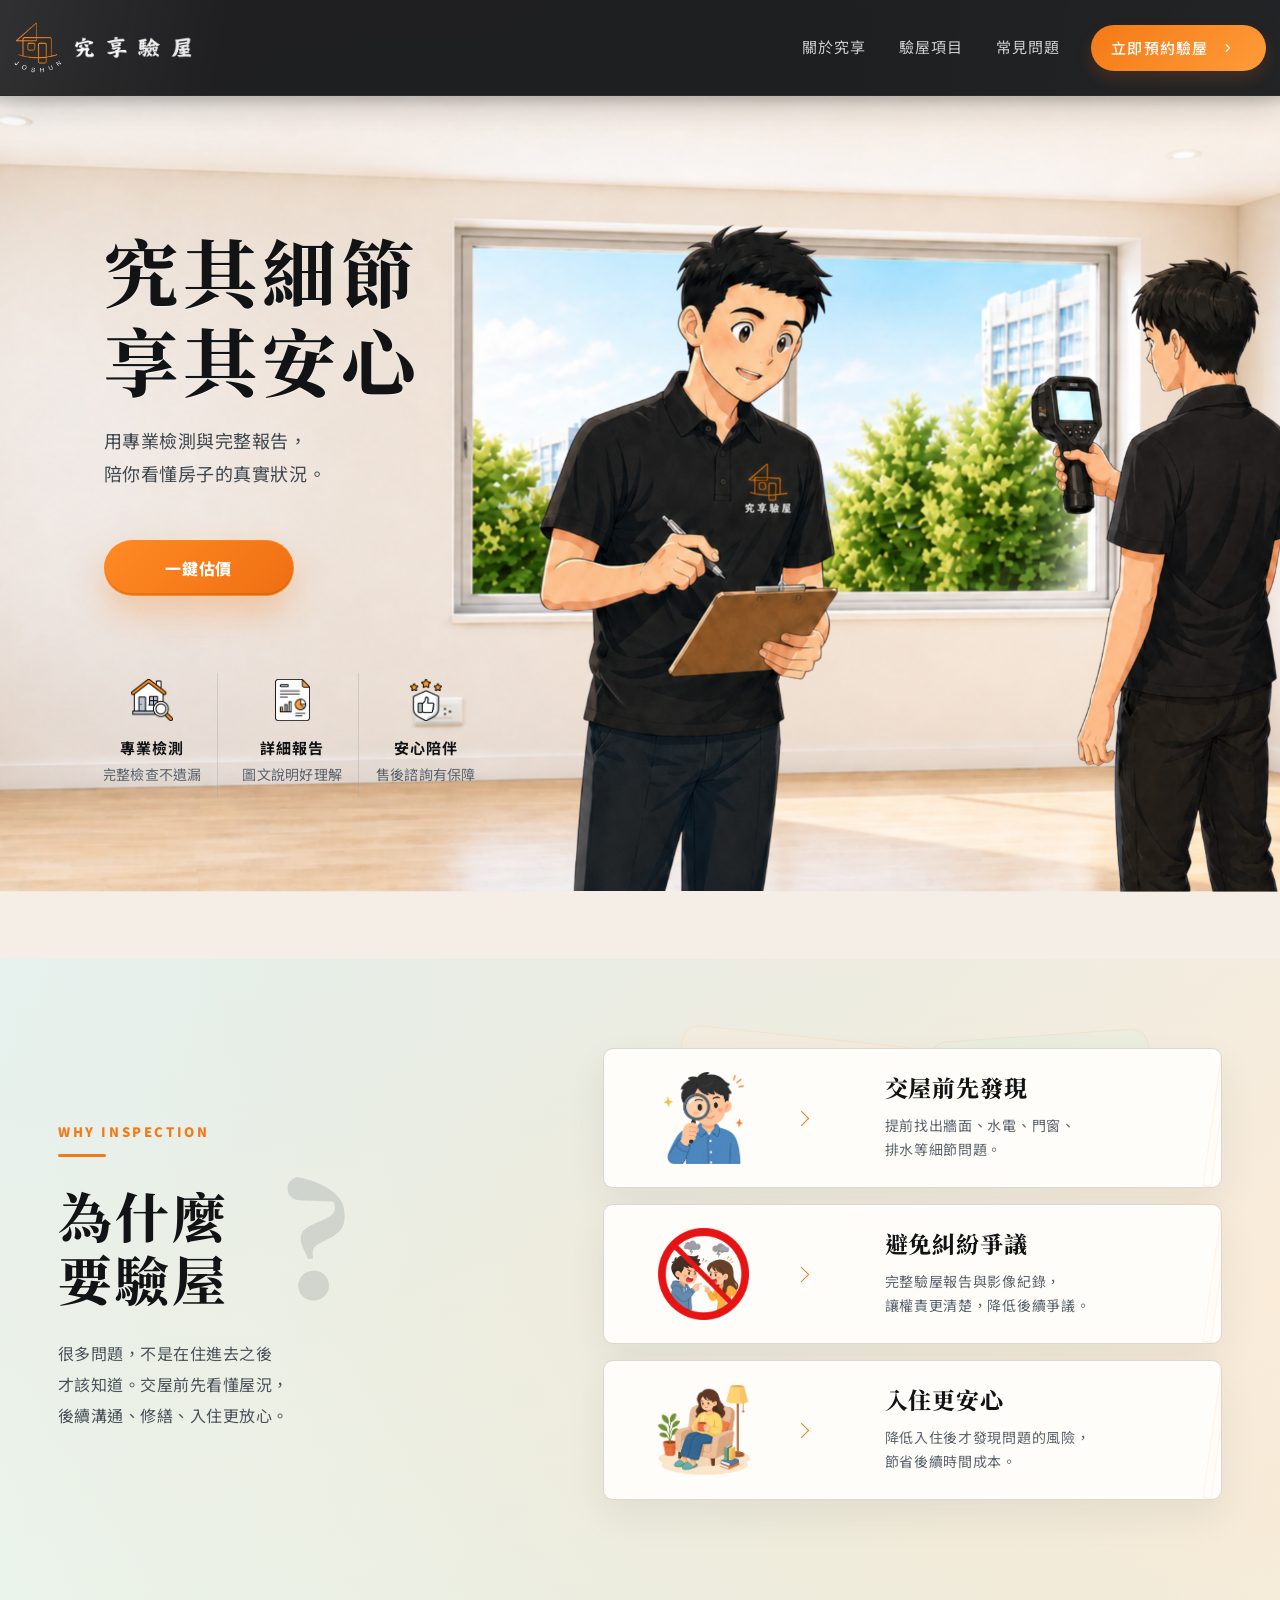
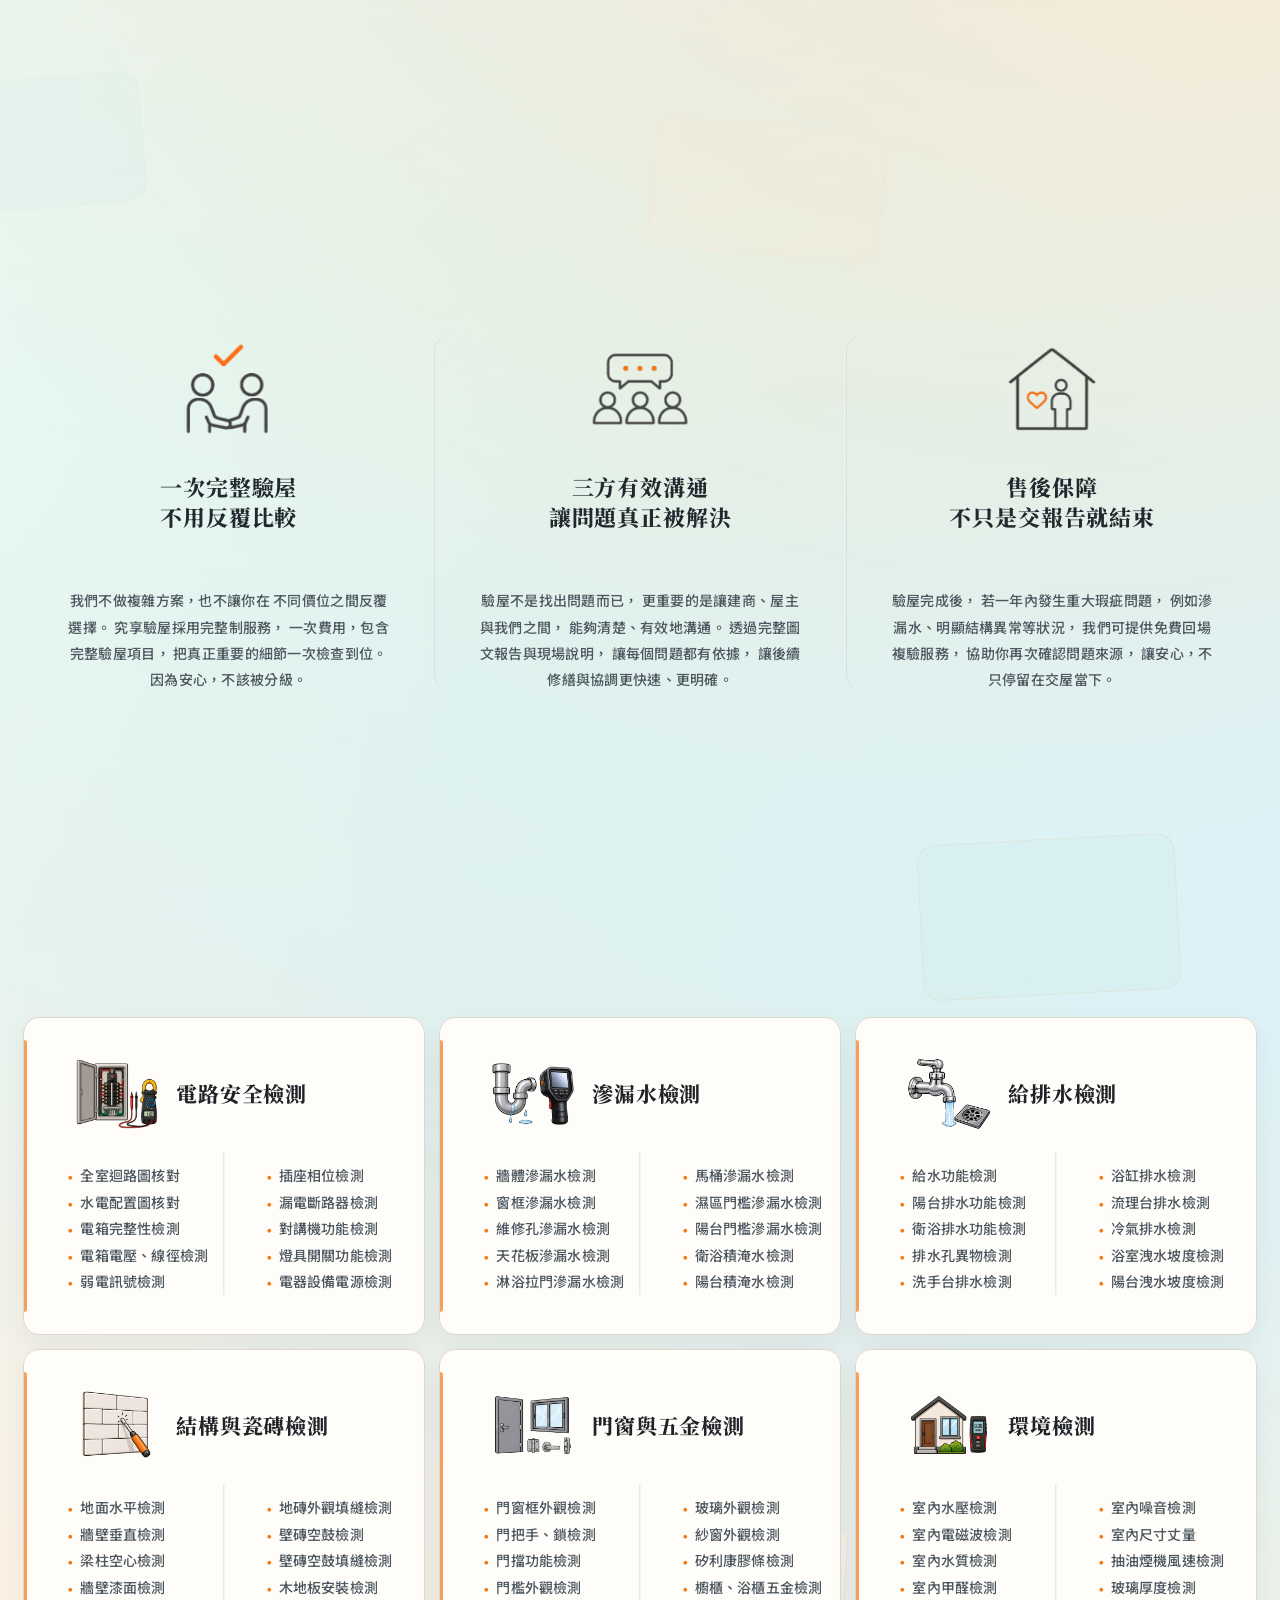
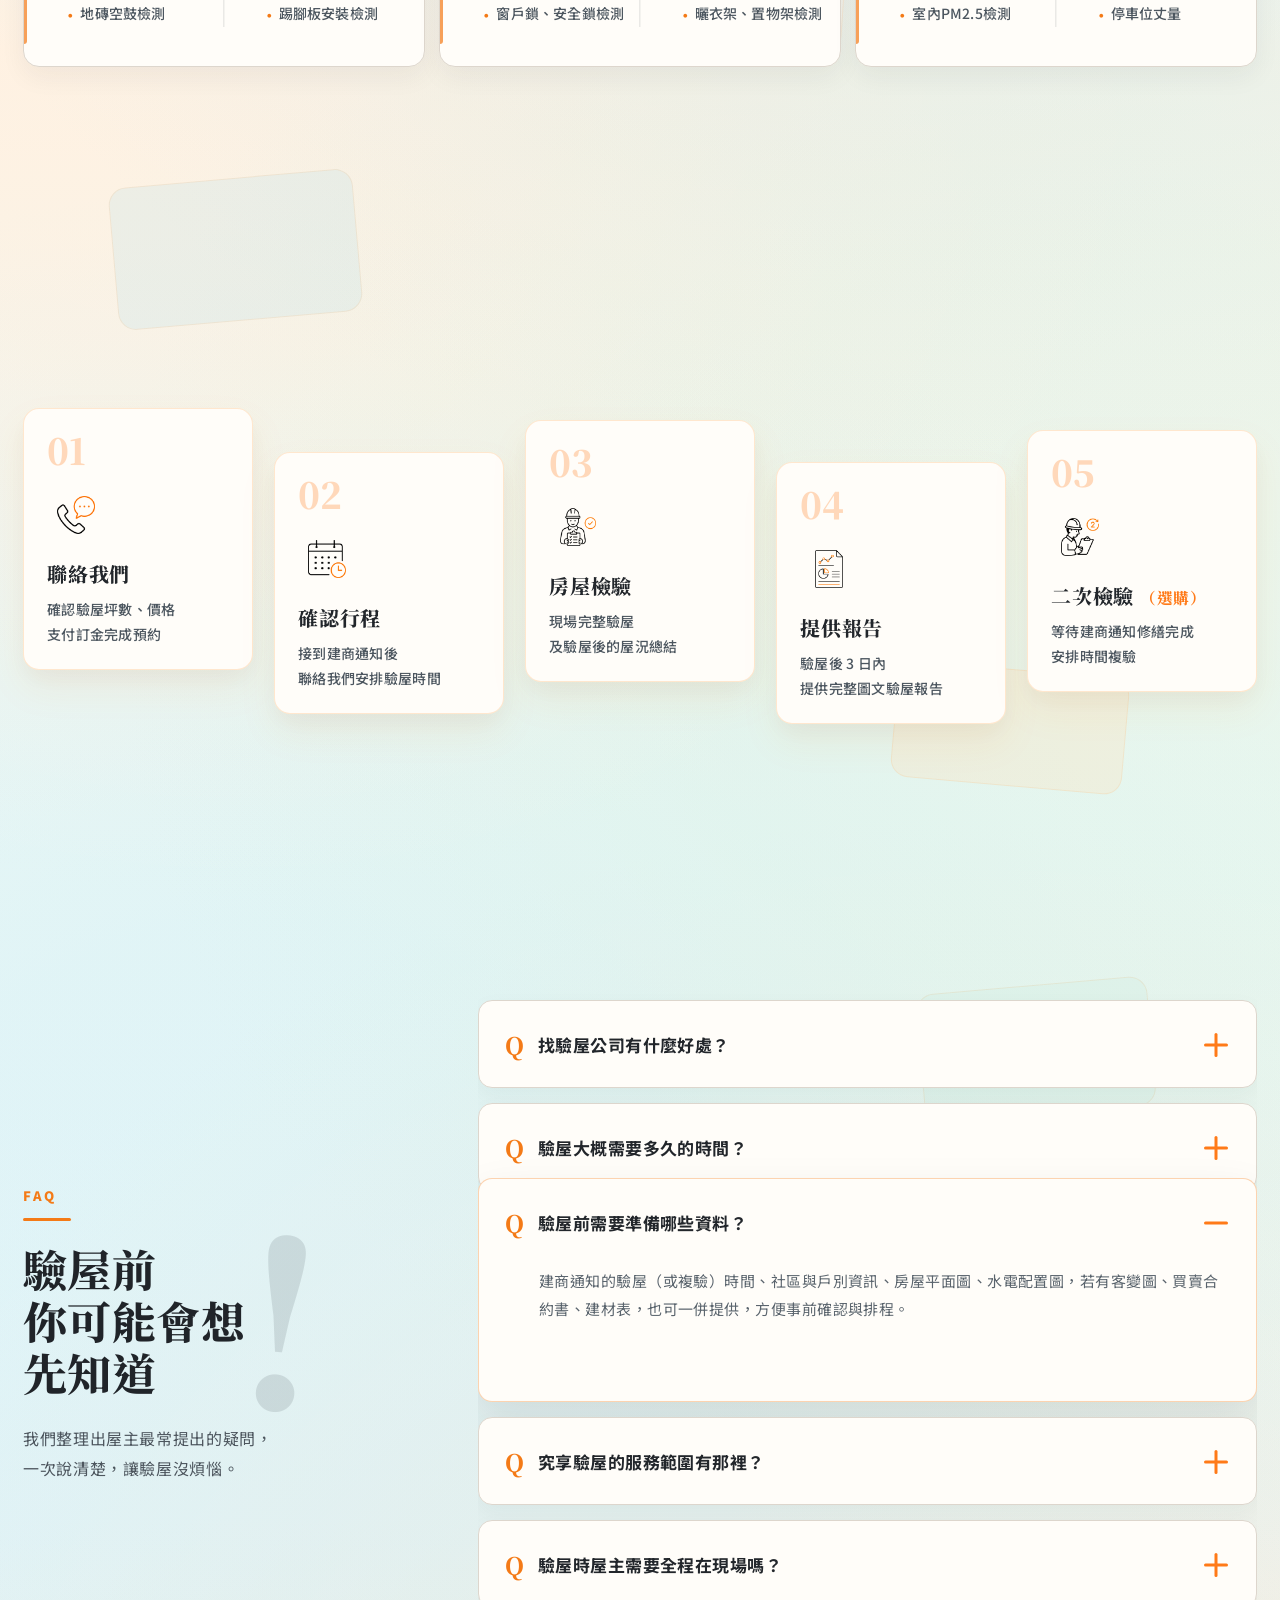
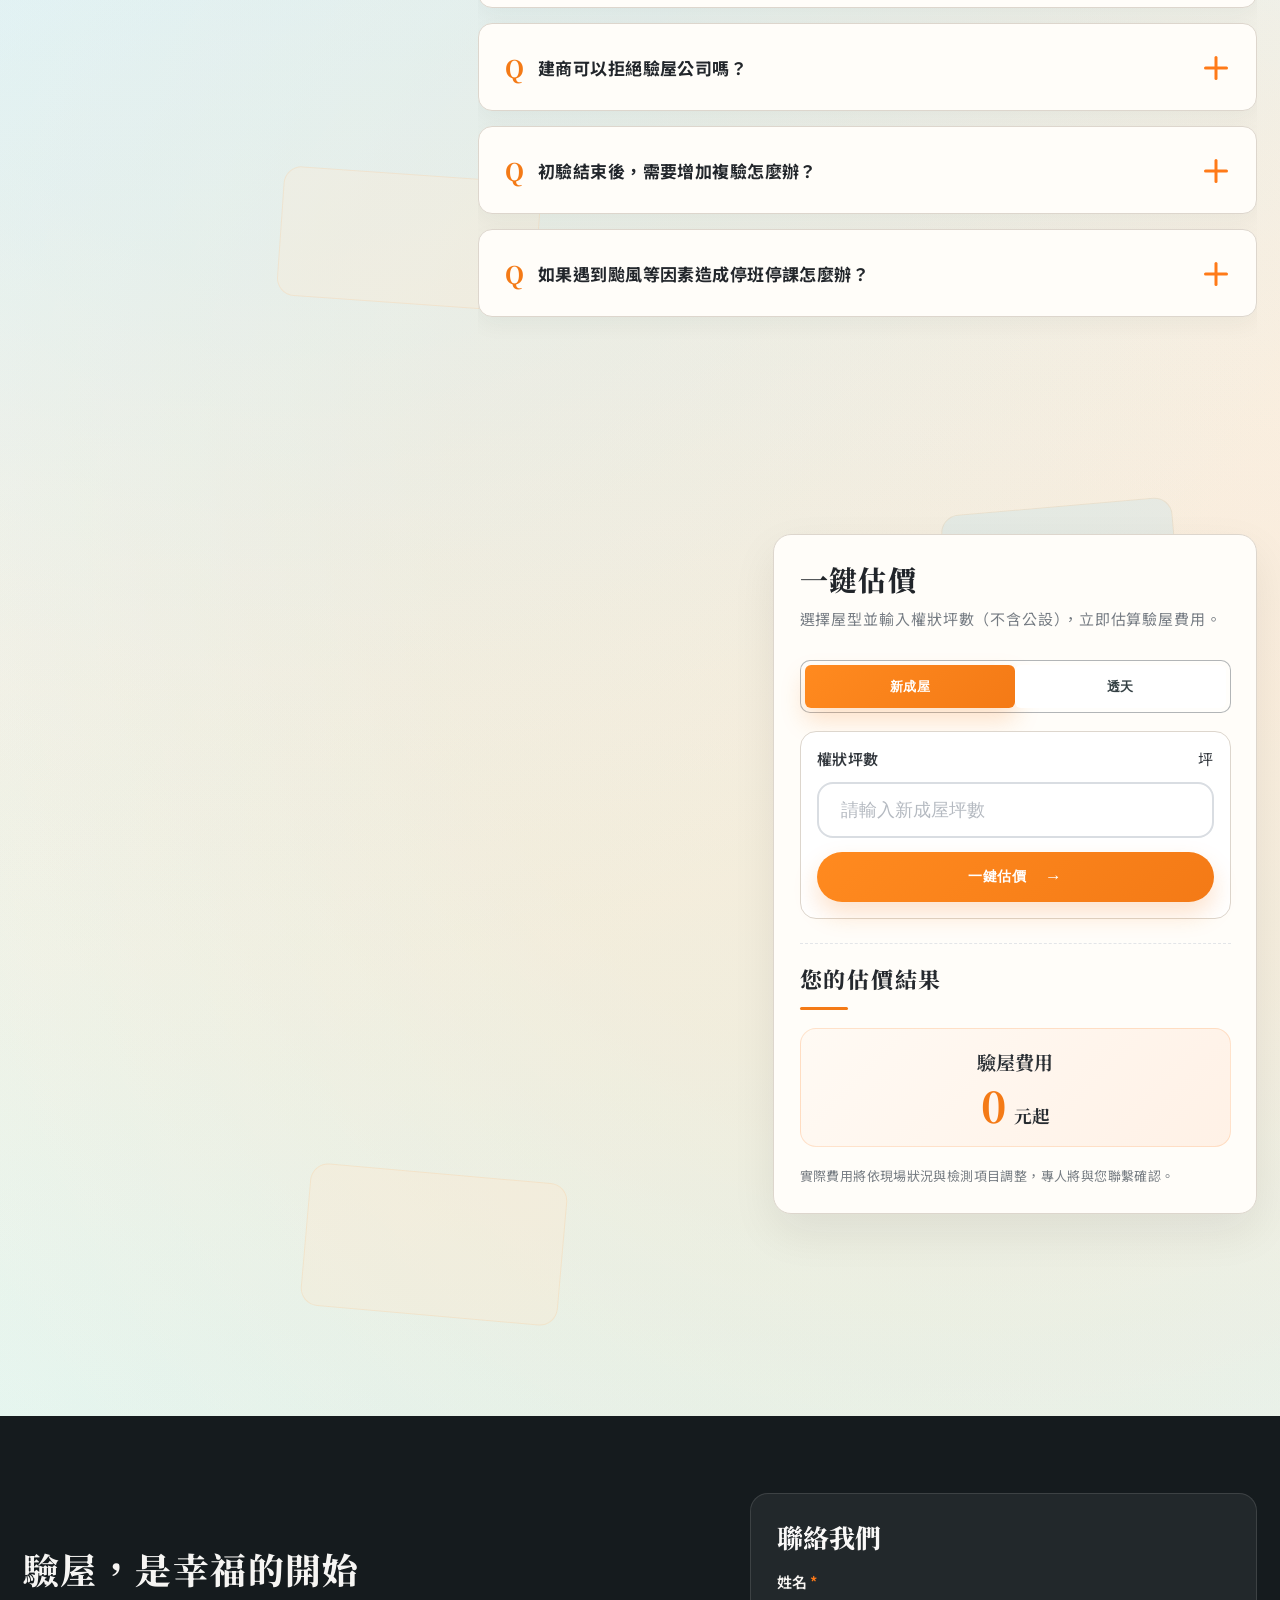
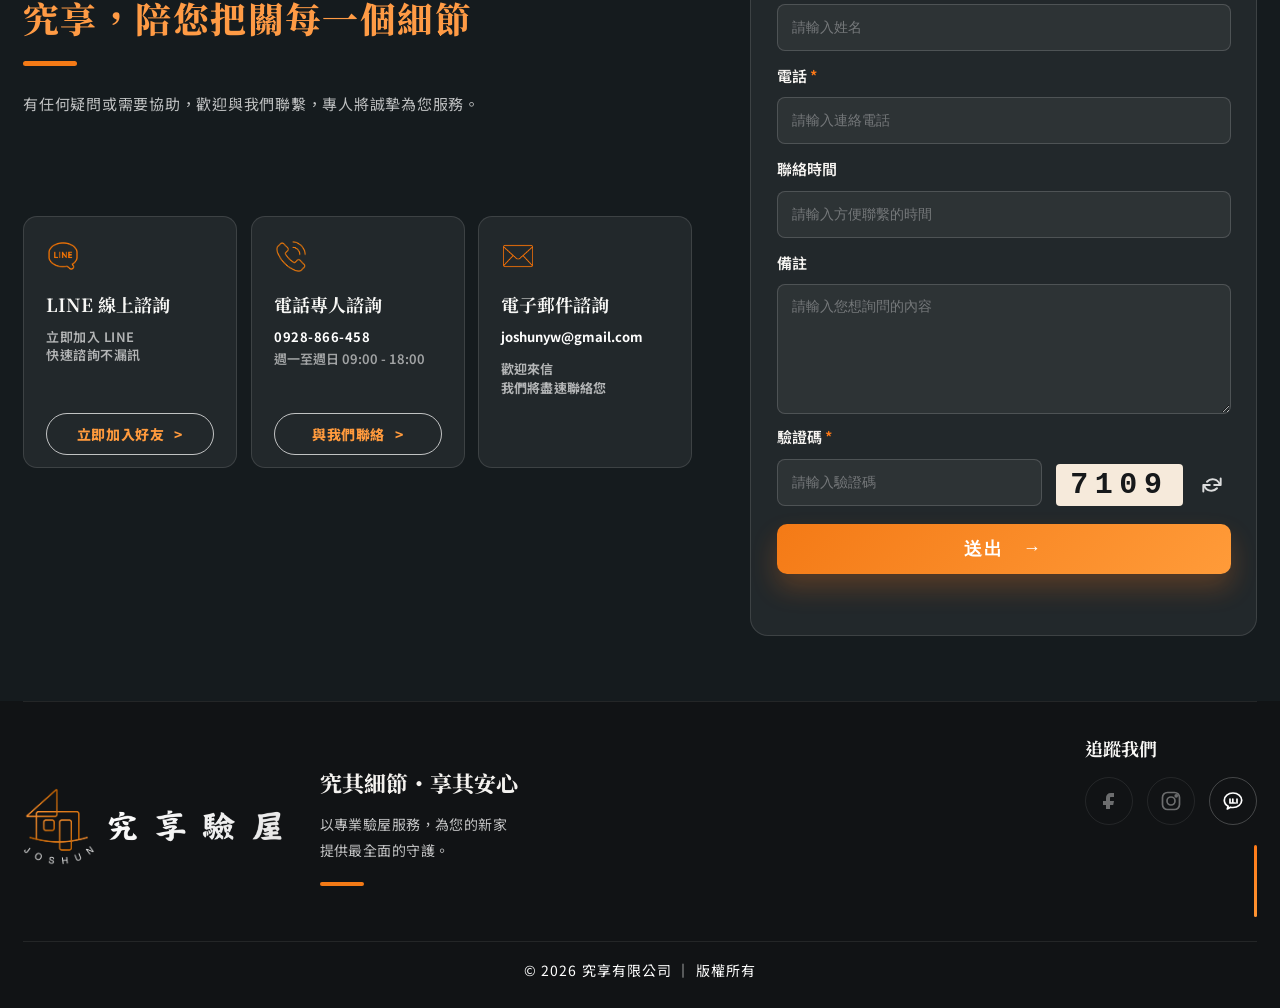
<file: index.html>
<!doctype html>
<html lang="zh-Hant">
<head>
  <meta charset="utf-8" />
  <meta name="viewport" content="width=device-width, initial-scale=1" />
  <title>究享驗屋｜首頁</title>
  <meta name="description" content="究享驗屋，以專業檢測與完整報告，陪您看懂房子的真實狀況。" />
  <link rel="preconnect" href="https://fonts.googleapis.com">
  <link rel="preconnect" href="https://fonts.gstatic.com" crossorigin>
  <link href="https://fonts.googleapis.com/css2?family=Noto+Sans+TC:wght@300;400;500;600;700;800&family=Noto+Serif+TC:wght@600;700;800;900&display=swap" rel="stylesheet">
  <link rel="stylesheet" href="css/style.css" />
</head>
<body>
  <header class="site-header" id="siteHeader">
    <div class="header-inner">
      <a class="brand" href="index.html" aria-label="回到究享驗屋首頁">
        <span class="brand-mark"><img src="assets/logo/logo-symbol-tight.png" alt="" /></span>
        <span class="brand-type"><img src="assets/logo/logo-word-tight.png" alt="究享驗屋" /></span>
      </a>
      <button class="menu-toggle" id="menuToggle" type="button" aria-label="開啟導覽選單" aria-expanded="false">
        <span></span><span></span><span></span>
      </button>
      <nav class="main-nav" id="mainNav" aria-label="主要導覽">
        <a aria-disabled="true">關於究享</a>
        <a aria-disabled="true">驗屋項目</a>
        <a aria-disabled="true">常見問題</a>
        <a class="nav-cta" href="#contact">立即預約驗屋 <span class="cta-arrow" aria-hidden="true"><svg viewBox="0 0 20 20" focusable="false"><path d="M7 4.5 12.5 10 7 15.5"/></svg><svg viewBox="0 0 20 20" focusable="false"><path d="M7 4.5 12.5 10 7 15.5"/></svg></span></a>
      </nav>
    </div>
  </header>

  <main>
    <section class="hero-section" aria-labelledby="heroTitle">
      <div class="hero-shell">
        <div class="hero-copy">
          <div class="arc-line" aria-hidden="true"></div>
          <div class="hero-copy-inner">
            <h1 id="heroTitle">究其細節<br />享其安心</h1>
            <span class="accent-line" aria-hidden="true"></span>
            <p class="hero-subtitle">用專業檢測與完整報告，<br />陪你看懂房子的真實狀況。</p>
            <div class="hero-actions" aria-label="首頁快速操作">
              <a class="hero-primary" href="#pricing-estimate">一鍵估價</a>
            </div>
            <div class="hero-points" aria-label="服務重點">
              <article class="hero-point">
                <div class="point-icon point-inspection" aria-hidden="true">
                  <img src="assets/images/hero/hero-icon-inspection.png" alt="" />
                </div>
                <h3>專業檢測</h3>
                <p>完整檢查不遺漏</p>
              </article>
              <article class="hero-point">
                <div class="point-icon point-report" aria-hidden="true">
                  <img src="assets/images/hero/hero-icon-report.png" alt="" />
                </div>
                <h3>詳細報告</h3>
                <p>圖文說明好理解</p>
              </article>
              <article class="hero-point">
                <div class="point-icon point-care" aria-hidden="true">
                  <img src="assets/images/hero/hero-icon-care.png" alt="" />
                </div>
                <h3>安心陪伴</h3>
                <p>售後諮詢有保障</p>
              </article>
            </div>
          </div>
        </div>

        <div class="hero-frame" aria-label="驗屋人員現場檢測圖片">
          <div class="hero-frame-mask">
            <div class="hero-slider" data-hero-slider>
              <img class="hero-slide active" src="assets/images/hero/hero-01.png" alt="究享驗屋人員於新成屋現場進行檢測" />
            </div>
          </div>
        </div>
      </div>
    </section>

    <section class="why-section" id="why-inspection" aria-labelledby="whyTitle">
      <div class="why-shell">
        <div class="why-left">
          <span class="why-accent" aria-hidden="true"></span>
          <div class="why-heading-row">
            <h2 id="whyTitle">為什麼<br />要驗屋</h2>
            <span class="why-question" aria-hidden="true">?</span>
          </div>
          <p class="why-copy">
            很多問題，不是在住進去之後<br />
            才該知道。交屋前先看懂屋況，<br />
            後續溝通、修繕、入住更放心。
          </p>
        </div>

        <div class="why-cards" aria-label="驗屋的重要性">
          <article class="why-card">
            <div class="why-icon">
              <img src="assets/images/why/why-icon-find-new.png" alt="" />
            </div>
            <div class="why-divider" aria-hidden="true"><span>»</span></div>
            <div class="why-card-copy">
              <h3>交屋前先發現</h3>
              <p>提前找出牆面、水電、門窗、<br />排水等細節問題。</p>
            </div>
          </article>

          <article class="why-card">
            <div class="why-icon">
              <img src="assets/images/why/why-icon-dispute-new.png" alt="" />
            </div>
            <div class="why-divider" aria-hidden="true"><span>»</span></div>
            <div class="why-card-copy">
              <h3>避免糾紛爭議</h3>
              <p>完整驗屋報告與影像紀錄，<br />讓權責更清楚，降低後續爭議。</p>
            </div>
          </article>

          <article class="why-card">
            <div class="why-icon">
              <img src="assets/images/why/why-icon-home-new.png" alt="" />
            </div>
            <div class="why-divider" aria-hidden="true"><span>»</span></div>
            <div class="why-card-copy">
              <h3>入住更安心</h3>
              <p>降低入住後才發現問題的風險，<br />節省後續時間成本。</p>
            </div>
          </article>
        </div>
      </div>
    </section>


    <section class="care-section" id="care-commitment" aria-labelledby="careTitle">
      <div class="care-shell">
        <div class="care-heading">
          <h2 id="careTitle">我們在意的不只是驗屋</h2>
          <span class="care-accent" aria-hidden="true"></span>
          <p><span class="care-slogan-main">專業檢測 <span class="brand-dot">・</span> 清楚溝通 <span class="brand-dot">・</span> 售後保障</span><span class="care-slogan-sub">給您真正的依靠</span></p>
        </div>

        <div class="care-grid" aria-label="究享驗屋服務價值">
          <article class="care-card">
            <div class="care-icon-badge" aria-hidden="true">
              <span class="care-icon-arc"></span>
              <span class="care-icon-circle">
                <img class="care-icon-img" src="assets/images/inspection-icons/care-complete.png" alt="" />
              </span>
            </div>
            <h3>一次完整驗屋<br />不用反覆比較</h3>
            <span class="care-card-line" aria-hidden="true"></span>
            <p>
              我們不做複雜方案，也不讓你在<br />
              不同價位之間反覆選擇。<br />
              究享驗屋採用完整制服務，<br />
              一次費用，包含完整驗屋項目，<br />
              把真正重要的細節一次檢查到位。<br />
              因為安心，不該被分級。
            </p>
          </article>

          <article class="care-card">
            <div class="care-icon-badge" aria-hidden="true">
              <span class="care-icon-arc"></span>
              <span class="care-icon-circle">
                <img class="care-icon-img" src="assets/images/inspection-icons/care-communication.png" alt="" />
              </span>
            </div>
            <h3>三方有效溝通<br />讓問題真正被解決</h3>
            <span class="care-card-line" aria-hidden="true"></span>
            <p>
              驗屋不是找出問題而已，<br />
              更重要的是讓建商、屋主與我們之間，<br />
              能夠清楚、有效地溝通。<br />
              透過完整圖文報告與現場說明，<br />
              讓每個問題都有依據，<br />
              讓後續修繕與協調更快速、更明確。
            </p>
          </article>

          <article class="care-card">
            <div class="care-icon-badge" aria-hidden="true">
              <span class="care-icon-arc"></span>
              <span class="care-icon-circle">
                <img class="care-icon-img" src="assets/images/inspection-icons/care-aftercare.png" alt="" />
              </span>
            </div>
            <h3>售後保障<br />不只是交報告就結束</h3>
            <span class="care-card-line" aria-hidden="true"></span>
            <p>
              驗屋完成後，<br />
              若一年內發生重大瑕疵問題，<br />
              例如滲漏水、明顯結構異常等狀況，<br />
              我們可提供免費回場複驗服務，<br />
              協助你再次確認問題來源，<br />
              讓安心，不只停留在交屋當下。
            </p>
          </article>
        </div>
      </div>
    </section>

    <section class="plan-section" id="plan-inspection" aria-labelledby="planTitle">
      <div class="plan-shell">
        <div class="plan-heading">
          <h2 id="planTitle">完整檢測方案</h2>
          <span class="plan-accent" aria-hidden="true"></span>
          <p>六大核心檢測，超過１００項細節檢查，<span class="mobile-break"><br /></span>用最嚴謹的標準，守護您的家。</p>
        </div>

        <div class="plan-grid" aria-label="完整檢測方案六大項目">
          <article class="plan-card">
            <div class="plan-card-head">
              <span class="plan-icon-wrap" aria-hidden="true">
                <img class="plan-icon-img" src="assets/images/inspection-icons/check-electrical.png" alt="" />
              </span>
              <div class="plan-head-copy">
                <h3>電路安全檢測</h3>
                <span class="plan-mini-line" aria-hidden="true"></span>
              </div>
            </div>
            <div class="plan-list-wrap">
              <ul>
                <li>全室迴路圖核對</li>
                <li>水電配置圖核對</li>
                <li>電箱完整性檢測</li>
                <li>電箱電壓、線徑檢測</li>
                <li>弱電訊號檢測</li>
              </ul>
              <ul>
                <li>插座相位檢測</li>
                <li>漏電斷路器檢測</li>
                <li>對講機功能檢測</li>
                <li>燈具開關功能檢測</li>
                <li>電器設備電源檢測</li>
              </ul>
            </div>
          </article>

          <article class="plan-card">
            <div class="plan-card-head">
              <span class="plan-icon-wrap" aria-hidden="true">
                <img class="plan-icon-img" src="assets/images/inspection-icons/check-leakage.png" alt="" />
              </span>
              <div class="plan-head-copy">
                <h3>滲漏水檢測</h3>
                <span class="plan-mini-line" aria-hidden="true"></span>
              </div>
            </div>
            <div class="plan-list-wrap">
              <ul>
                <li>牆體滲漏水檢測</li>
                <li>窗框滲漏水檢測</li>
                <li>維修孔滲漏水檢測</li>
                <li>天花板滲漏水檢測</li>
                <li>淋浴拉門滲漏水檢測</li>
              </ul>
              <ul>
                <li>馬桶滲漏水檢測</li>
                <li>濕區門檻滲漏水檢測</li>
                <li>陽台門檻滲漏水檢測</li>
                <li>衛浴積淹水檢測</li>
                <li>陽台積淹水檢測</li>
              </ul>
            </div>
          </article>

          <article class="plan-card">
            <div class="plan-card-head">
              <span class="plan-icon-wrap" aria-hidden="true">
                <img class="plan-icon-img" src="assets/images/inspection-icons/check-plumbing.png" alt="" />
              </span>
              <div class="plan-head-copy">
                <h3>給排水檢測</h3>
                <span class="plan-mini-line" aria-hidden="true"></span>
              </div>
            </div>
            <div class="plan-list-wrap">
              <ul>
                <li>給水功能檢測</li>
                <li>陽台排水功能檢測</li>
                <li>衛浴排水功能檢測</li>
                <li>排水孔異物檢測</li>
                <li>洗手台排水檢測</li>
              </ul>
              <ul>
                <li>浴缸排水檢測</li>
                <li>流理台排水檢測</li>
                <li>冷氣排水檢測</li>
                <li>浴室洩水坡度檢測</li>
                <li>陽台洩水坡度檢測</li>
              </ul>
            </div>
          </article>

          <article class="plan-card">
            <div class="plan-card-head">
              <span class="plan-icon-wrap" aria-hidden="true">
                <img class="plan-icon-img" src="assets/images/inspection-icons/check-structure.png" alt="" />
              </span>
              <div class="plan-head-copy">
                <h3>結構與瓷磚檢測</h3>
                <span class="plan-mini-line" aria-hidden="true"></span>
              </div>
            </div>
            <div class="plan-list-wrap">
              <ul>
                <li>地面水平檢測</li>
                <li>牆壁垂直檢測</li>
                <li>梁柱空心檢測</li>
                <li>牆壁漆面檢測</li>
                <li>地磚空鼓檢測</li>
              </ul>
              <ul>
                <li>地磚外觀填縫檢測</li>
                <li>壁磚空鼓檢測</li>
                <li>壁磚空鼓填縫檢測</li>
                <li>木地板安裝檢測</li>
                <li>踢腳板安裝檢測</li>
              </ul>
            </div>
          </article>

          <article class="plan-card">
            <div class="plan-card-head">
              <span class="plan-icon-wrap" aria-hidden="true">
                <img class="plan-icon-img" src="assets/images/inspection-icons/check-hardware.png" alt="" />
              </span>
              <div class="plan-head-copy">
                <h3>門窗與五金檢測</h3>
                <span class="plan-mini-line" aria-hidden="true"></span>
              </div>
            </div>
            <div class="plan-list-wrap">
              <ul>
                <li>門窗框外觀檢測</li>
                <li>門把手、鎖檢測</li>
                <li>門擋功能檢測</li>
                <li>門檻外觀檢測</li>
                <li>窗戶鎖、安全鎖檢測</li>
              </ul>
              <ul>
                <li>玻璃外觀檢測</li>
                <li>紗窗外觀檢測</li>
                <li>矽利康膠條檢測</li>
                <li>櫥櫃、浴櫃五金檢測</li>
                <li>曬衣架、置物架檢測</li>
              </ul>
            </div>
          </article>

          <article class="plan-card">
            <div class="plan-card-head">
              <span class="plan-icon-wrap" aria-hidden="true">
                <img class="plan-icon-img" src="assets/images/inspection-icons/check-environment.png" alt="" />
              </span>
              <div class="plan-head-copy">
                <h3>環境檢測</h3>
                <span class="plan-mini-line" aria-hidden="true"></span>
              </div>
            </div>
            <div class="plan-list-wrap">
              <ul>
                <li>室內水壓檢測</li>
                <li>室內電磁波檢測</li>
                <li>室內水質檢測</li>
                <li>室內甲醛檢測</li>
                <li>室內PM2.5檢測</li>
              </ul>
              <ul>
                <li>室內噪音檢測</li>
                <li>室內尺寸丈量</li>
                <li>抽油煙機風速檢測</li>
                <li>玻璃厚度檢測</li>
                <li>停車位丈量</li>
              </ul>
            </div>
          </article>
        </div>
      </div>
    </section>


    <section class="workflow-section" id="workflow" aria-labelledby="workflowTitle">
      <div class="workflow-shell">
        <div class="workflow-head">
          <div class="workflow-head-left">
            <h2 id="workflowTitle">驗屋流程</h2>
            <span class="workflow-accent" aria-hidden="true"></span>
          </div>
          <div class="workflow-head-right">
            <p>
              究享驗屋以完整檢測、清楚說明與後續協助為核心，<br />
              不只是協助發現問題，更重視建商、屋主之間的有效溝通，<br />
              讓每一位屋主在交屋之前，都能清楚理解房子的真實狀況。
            </p>
          </div>
        </div>

        <div class="workflow-timeline" aria-label="驗屋流程五個步驟">
          <div class="workflow-axis" aria-hidden="true"></div>

          <article class="workflow-step is-top">
            <div class="workflow-content">
              <span class="workflow-badge" aria-hidden="true">
                <img class="workflow-icon-img" src="assets/images/workflow/workflow-icon-contact.png" alt="" />
              </span>
              <h3>聯絡我們</h3>
              <p>確認驗屋坪數、價格<br />支付訂金完成預約</p>
            </div>
            <span class="workflow-connector" aria-hidden="true"></span>
            <span class="workflow-node" aria-hidden="true"></span>
          </article>

          <article class="workflow-step is-bottom">
            <span class="workflow-node" aria-hidden="true"></span>
            <span class="workflow-connector" aria-hidden="true"></span>
            <div class="workflow-content">
              <span class="workflow-badge" aria-hidden="true">
                <img class="workflow-icon-img" src="assets/images/workflow/workflow-icon-schedule.png" alt="" />
              </span>
              <h3>確認行程</h3>
              <p>接到建商通知後<br />聯絡我們安排驗屋時間</p>
            </div>
          </article>

          <article class="workflow-step is-top">
            <div class="workflow-content">
              <span class="workflow-badge" aria-hidden="true">
                <img class="workflow-icon-img" src="assets/images/workflow/workflow-icon-inspection.png" alt="" />
              </span>
              <h3>房屋檢驗</h3>
              <p>現場完整驗屋<br />及驗屋後的屋況總結</p>
            </div>
            <span class="workflow-connector" aria-hidden="true"></span>
            <span class="workflow-node" aria-hidden="true"></span>
          </article>

          <article class="workflow-step is-bottom">
            <span class="workflow-node" aria-hidden="true"></span>
            <span class="workflow-connector" aria-hidden="true"></span>
            <div class="workflow-content">
              <span class="workflow-badge" aria-hidden="true">
                <img class="workflow-icon-img" src="assets/images/workflow/workflow-icon-report.png" alt="" />
              </span>
              <h3>提供報告</h3>
              <p>驗屋後 3 日內<br />提供完整圖文驗屋報告</p>
            </div>
          </article>

          <article class="workflow-step is-top">
            <div class="workflow-content">
              <span class="workflow-badge" aria-hidden="true">
                <img class="workflow-icon-img" src="assets/images/workflow/workflow-icon-recheck.png" alt="" />
              </span>
              <h3>二次檢驗 <span>（選購）</span></h3>
              <p>等待建商通知修繕完成<br />安排時間複驗</p>
            </div>
            <span class="workflow-connector" aria-hidden="true"></span>
            <span class="workflow-node" aria-hidden="true"></span>
          </article>
        </div>
      </div>
    </section>


    <section class="faq-section" id="faq-home" aria-labelledby="faqTitle">
      <div class="faq-shell">
        <div class="faq-side">
          <span class="faq-accent" aria-hidden="true"></span>
          <div class="faq-title-row">
            <h2 id="faqTitle">驗屋前<br />你可能會想<br />先知道</h2>
            <span class="faq-symbol" aria-hidden="true">!</span>
          </div>
          <p>
            我們整理出屋主最常提出的疑問，<br />
            一次說清楚，讓驗屋沒煩惱。
          </p>
        </div>

        <div class="faq-list" aria-label="常見問題列表">
          <article class="faq-item">
            <button class="faq-question" type="button" aria-expanded="false">
              <span class="faq-q" aria-hidden="true">Q</span>
              <span class="faq-question-text">找驗屋公司有什麼好處？</span>
              <span class="faq-toggle" aria-hidden="true"></span>
            </button>
            <div class="faq-answer">
              <p>專業驗屋能在交屋前，協助找出結構、水電、門窗及各項設備的細節問題，並提供詳盡的圖文紀錄與現場說明；這不僅讓屋主在與建商溝通修繕時更有依據，也能有效降低入住後的修繕風險與困擾。</p>
            </div>
          </article>

          <article class="faq-item">
            <button class="faq-question" type="button" aria-expanded="false">
              <span class="faq-q" aria-hidden="true">Q</span>
              <span class="faq-question-text">驗屋大概需要多久的時間？</span>
              <span class="faq-toggle" aria-hidden="true"></span>
            </button>
            <div class="faq-answer">
              <p>實際檢測時間會依照坪數、格局與現場狀況而定。一般住宅約需 2 至 3 小時；若坪數較大或設備配置較複雜，檢測時間則會相對增加。</p>
            </div>
          </article>

          <article class="faq-item">
            <button class="faq-question" type="button" aria-expanded="false">
              <span class="faq-q" aria-hidden="true">Q</span>
              <span class="faq-question-text">驗屋前需要準備哪些資料？</span>
              <span class="faq-toggle" aria-hidden="true"></span>
            </button>
            <div class="faq-answer">
              <p>建商通知的驗屋（或複驗）時間、社區與戶別資訊、房屋平面圖、水電配置圖，若有客變圖、買賣合約書、建材表，也可一併提供，方便事前確認與排程。</p>
            </div>
          </article>

          <article class="faq-item">
            <button class="faq-question" type="button" aria-expanded="false">
              <span class="faq-q" aria-hidden="true">Q</span>
              <span class="faq-question-text">究享驗屋的服務範圍有那裡？</span>
              <span class="faq-toggle" aria-hidden="true"></span>
            </button>
            <div class="faq-answer">
              <p>目前主要服務範圍為雙北、桃園與新竹。若您的建案位於其他地區，歡迎先來訊提供位置資訊，我們將依當月排程與距離評估，盡力協助安排服務。</p>
            </div>
          </article>

          <article class="faq-item">
            <button class="faq-question" type="button" aria-expanded="false">
              <span class="faq-q" aria-hidden="true">Q</span>
              <span class="faq-question-text">驗屋時屋主需要全程在現場嗎？</span>
              <span class="faq-toggle" aria-hidden="true"></span>
            </button>
            <div class="faq-answer">
              <p>不一定需要全程在場。但建議您在檢測結束後的現場說明時段到場，由驗屋員直接帶您看過一遍缺失點，能更清楚後續處理方向。若時間不克配合，您也可以事後透過完整的圖文報告了解屋況。</p>
            </div>
          </article>

          <article class="faq-item">
            <button class="faq-question" type="button" aria-expanded="false">
              <span class="faq-q" aria-hidden="true">Q</span>
              <span class="faq-question-text">建商可以拒絕驗屋公司嗎？</span>
              <span class="faq-toggle" aria-hidden="true"></span>
            </button>
            <div class="faq-answer">
              <p>屋主依法享有委託專業人員陪同驗屋的權利。若建商對於驗屋項目或現場作業另有規範，建議您事前先向建商確認相關要求並告知我們，以便我們全力配合，協助您順利完成驗收。</p>
            </div>
          </article>

          <article class="faq-item">
            <button class="faq-question" type="button" aria-expanded="false">
              <span class="faq-q" aria-hidden="true">Q</span>
              <span class="faq-question-text">初驗結束後，需要增加複驗怎麼辦？</span>
              <span class="faq-toggle" aria-hidden="true"></span>
            </button>
            <div class="faq-answer">
              <p>初驗後若發現屋況缺失較多，或問題比預期嚴重，您可以隨時聯繫我們安排複驗服務。我們將針對初驗缺失逐一對位比對，確保建商已確實修繕，為您的居住品質做最後把關。</p>
            </div>
          </article>

          <article class="faq-item">
            <button class="faq-question" type="button" aria-expanded="false">
              <span class="faq-q" aria-hidden="true">Q</span>
              <span class="faq-question-text">如果遇到颱風等因素造成停班停課怎麼辦？</span>
              <span class="faq-toggle" aria-hidden="true"></span>
            </button>
            <div class="faq-answer">
              <p>若因天候異常或政府公告停班停課影響行程，我們會主動聯繫您協調延期。我們將優先為您改約合適時段，以確保現場作業安全與檢測數據的準確性。</p>
            </div>
          </article>
        </div>
      </div>
    </section>


    <section class="pricing-section" id="pricing-estimate" aria-labelledby="pricingTitle">
      <div class="pricing-shell">
        <div class="pricing-intro">
          <span class="pricing-accent" aria-hidden="true"></span>
          <h2 id="pricingTitle">立即取得<br />專屬驗屋報價</h2>
          <p class="pricing-lead">透明收費 <span class="brand-dot">・</span> 專業檢測 <span class="brand-dot">・</span> 守護您的家</p>

          <div class="pricing-service-list">
            <article class="pricing-service-card" data-target-estimate="new-home" tabindex="0" role="button" aria-label="前往一鍵估價">
              <div class="pricing-service-icon" aria-hidden="true">
                <img class="pricing-service-img" src="assets/images/inspection-icons/pricing-new-home.png" alt="" />
              </div>
              <div class="pricing-service-body">
                <h3>新成屋驗屋服務</h3>
                <div class="pricing-price-stack">
                  <div class="pricing-old-price-wrap">
                    <span class="pricing-label">原價</span>
                    <div class="pricing-old-price">10,800<span>元</span></div>
                  </div>
                  <div class="pricing-new-price-wrap">
                    <span class="pricing-label pricing-label--orange">現正優惠價</span>
                    <div class="pricing-new-price">9,300<span>元起</span></div>
                  </div>
                </div>
              </div>
            </article>

            <article class="pricing-service-card" data-target-estimate="townhouse" tabindex="0" role="button" aria-label="前往一鍵估價">
              <div class="pricing-service-icon" aria-hidden="true">
                <img class="pricing-service-img" src="assets/images/inspection-icons/pricing-recheck.png" alt="" />
              </div>
              <div class="pricing-service-body">
                <h3>複驗服務</h3>
                <div class="pricing-price-stack">
                  <div class="pricing-old-price-wrap">
                    <span class="pricing-label">原價</span>
                    <div class="pricing-old-price">3,000<span>元／次</span></div>
                  </div>
                  <div class="pricing-new-price-wrap">
                    <span class="pricing-label pricing-label--orange">加購優惠價</span>
                    <div class="pricing-new-price pricing-new-price--small">1,000<span>元／次</span></div>
                  </div>
                </div>
              </div>
            </article>
          </div>

          <div class="pricing-feature-row" aria-label="服務重點">
            <div class="pricing-feature"><span class="pricing-check" aria-hidden="true"><img src="assets/images/inspection-icons/feature-check.png" alt="" /></span>專業檢測團隊</div>
            <div class="pricing-feature"><span class="pricing-check" aria-hidden="true"><img src="assets/images/inspection-icons/feature-check.png" alt="" /></span>完整檢測報告</div>
            <div class="pricing-feature"><span class="pricing-check" aria-hidden="true"><img src="assets/images/inspection-icons/feature-check.png" alt="" /></span>售後一年保障</div>
          </div>
        </div>

        <div class="pricing-calc-card">
          <div class="pricing-calc-head">
            <h3>一鍵估價</h3>
            <p>選擇屋型並輸入權狀坪數（不含公設），<br class="pricing-mobile-break" />立即估算驗屋費用。</p>
          </div>

          <div class="pricing-estimate-options">
            <div class="pricing-type-tabs" role="tablist" aria-label="選擇估價屋型">
              <button class="pricing-type-tab is-active" type="button" role="tab" aria-selected="true" data-estimate-tab="new-home">新成屋</button>
              <button class="pricing-type-tab" type="button" role="tab" aria-selected="false" data-estimate-tab="townhouse">透天</button>
            </div>

            <div class="pricing-form-row estimate-option estimate-option--new-home is-active" data-estimate-panel="new-home">
              <div class="pricing-form-label-wrap">
                <label for="newHomeAreaInput">權狀坪數</label>
                <span>坪</span>
              </div>
              <input id="newHomeAreaInput" class="pricing-input" type="number" min="0" step="0.1" inputmode="decimal" placeholder="請輸入新成屋坪數" />
              <p class="pricing-help">20 坪以下 9,300 元；超過 60 坪另行報價</p>
              <button class="pricing-btn" id="newHomeEstimateBtn" type="button" data-estimate-type="new-home">
                <span>一鍵估價</span>
                <span class="pricing-btn-arrow" aria-hidden="true">→</span>
              </button>
            </div>

            <div class="pricing-form-row estimate-option estimate-option--house" data-estimate-panel="townhouse">
              <div class="pricing-form-label-wrap">
                <label for="townhouseAreaInput">權狀坪數</label>
                <span>坪</span>
              </div>
              <input id="townhouseAreaInput" class="pricing-input" type="number" min="0" step="0.1" inputmode="decimal" placeholder="請輸入透天坪數" />
              <p class="pricing-help">坪數無條件進位到個位，依坪數 × 400 元估算；120 坪以上另行報價</p>
              <button class="pricing-btn" id="townhouseEstimateBtn" type="button" data-estimate-type="townhouse">
                <span>一鍵估價</span>
                <span class="pricing-btn-arrow" aria-hidden="true">→</span>
              </button>
            </div>
          </div>

          <div class="pricing-result-wrap">
            <h4>您的估價結果</h4>
            <span class="pricing-mini-accent" aria-hidden="true"></span>
            <div class="pricing-result-box" aria-live="polite">
              <div class="pricing-result-label" id="estimateResultLabel">驗屋費用</div>
              <div class="pricing-result-value" id="estimateResultValue"><span id="estimatePrice">0</span><em id="estimateUnit">元起</em></div>
            </div>
            <p class="pricing-note" id="estimateNote">實際費用將依現場狀況與檢測項目調整，專人將與您聯繫確認。</p>
          </div>
        </div>
      </div>
    </section>


    <section class="contact-section" id="contact" aria-labelledby="contactTitle">
      <div class="contact-shell">
        <div class="contact-panel contact-panel--intro">
          <div class="contact-copy">
            <h2 id="contactTitle">驗屋，是幸福的開始<br /><span>究享，陪您把關每一個細節</span></h2>
            <span class="contact-accent" aria-hidden="true"></span>
            <p>有任何疑問或需要協助，歡迎與我們聯繫，<br class="contact-intro-mobile-break" />專人將誠摯為您服務。</p>
          </div>

          <div class="contact-methods" aria-label="聯絡方式">
            <article class="contact-method-card" data-card-link="https://lin.ee/X0JXOBp" tabindex="0" role="link" aria-label="加入究享驗屋 LINE 好友">
              <div class="contact-method-icon" aria-hidden="true">
                <img class="contact-method-img" src="assets/images/inspection-icons/contact-line.png" alt="" />
              </div>
              <h3>LINE 線上諮詢</h3>
              <p>立即加入 LINE<br />快速諮詢不漏訊</p>
              <a href="https://lin.ee/X0JXOBp" class="contact-pill-btn" target="_blank" rel="noopener">立即加入好友 <span aria-hidden="true">›</span></a>
            </article>

            <article class="contact-method-card" data-card-link="tel:0928866458" tabindex="0" role="link" aria-label="撥打究享驗屋電話">
              <div class="contact-method-icon" aria-hidden="true">
                <img class="contact-method-img" src="assets/images/inspection-icons/contact-phone.png" alt="" />
              </div>
              <h3>電話專人諮詢</h3>
              <p>周一至周日&nbsp;&nbsp;09:00 - 18:00</p>
              <strong>0928-866-458</strong>
              <a href="tel:0928866458" class="contact-text-link">與我們聯絡 <span aria-hidden="true">→</span></a>
            </article>

            <article class="contact-method-card" data-card-link="mailto:joshunyw@gmail.com" tabindex="0" role="link" aria-label="寄信給究享驗屋">
              <div class="contact-method-icon" aria-hidden="true">
                <img class="contact-method-img" src="assets/images/inspection-icons/contact-email.png" alt="" />
              </div>
              <h3>電子郵件諮詢</h3>
              <strong>joshunyw@gmail.com</strong>
              <p>歡迎來信<br />我們將盡速聯絡您</p>
            </article>
          </div>
        </div>

        <div class="contact-divider" aria-hidden="true"></div>

        <div class="contact-panel contact-panel--form">
          <div class="contact-form-head">
            <h3>聯絡我們</h3>
          </div>
          <form class="contact-form" id="contactForm" novalidate>
            <div class="contact-form-grid">
              <div class="contact-fields-left">
                <label class="contact-field">
                  <span>姓名 <em>*</em></span>
                  <input type="text" id="contactName" name="name" placeholder="請輸入姓名" required />
                </label>

                <label class="contact-field">
                  <span>電話 <em>*</em></span>
                  <input type="tel" id="contactPhone" name="phone" placeholder="請輸入連絡電話" required />
                </label>

                <label class="contact-field">
                  <span>聯絡時間</span>
                  <input type="text" id="contactTime" name="time" placeholder="請輸入方便聯繫的時間" />
                </label>
              </div>

              <label class="contact-field contact-field--textarea">
                <span>備註</span>
                <textarea id="contactNote" name="note" placeholder="請輸入您想詢問的內容"></textarea>
              </label>
            </div>

            <div class="contact-captcha-row">
              <label class="contact-field contact-field--captcha">
                <span>驗證碼 <em>*</em></span>
                <input type="text" id="captchaInput" name="captcha" placeholder="請輸入驗證碼" required />
              </label>

              <div class="contact-captcha-box-wrap">
                <div class="contact-captcha-box" id="captchaBox" aria-label="驗證碼"></div>
                <button class="contact-refresh" id="refreshCaptcha" type="button" aria-label="重新整理驗證碼">
                  <svg viewBox="0 0 24 24" focusable="false"><path d="M20 6v6h-6" /><path d="M4 18v-6h6" /><path d="M7.4 9A7 7 0 0 1 19 11" /><path d="M16.6 15A7 7 0 0 1 5 13" /></svg>
                </button>
              </div>
            </div>

            <button class="contact-submit" type="submit">送出 <span aria-hidden="true">→</span></button>
            <p class="contact-form-status" id="contactFormStatus" aria-live="polite"></p>
          </form>
        </div>
      </div>
    </section>
  </main>

  <footer class="site-footer">
    <div class="footer-shell">
      <div class="footer-brand">
        <span class="brand-mark"><img src="assets/logo/logo-symbol-tight.png" alt="" /></span>
        <span class="brand-type"><img src="assets/logo/logo-word-tight.png" alt="究享驗屋 Logo" /></span>
      </div>

      <div class="footer-copy">
        <h3>究其細節・享其安心</h3>
        <p>以專業驗屋服務，為您的新家<br />提供最全面的守護。</p>
        <span class="footer-accent" aria-hidden="true"></span>
      </div>

      <div class="footer-social">
        <h4>追蹤我們</h4>
        <div class="footer-social-list">
          <a href="#" aria-label="Facebook 尚未開通" aria-disabled="true" title="Facebook 尚未開通">
            <svg viewBox="0 0 24 24" focusable="false"><path d="M14 8h3V4h-3c-3.3 0-5 2-5 5v3H6v4h3v4h4v-4h3.2l.8-4H13V9c0-.7.3-1 1-1z" /></svg>
          </a>
          <a href="#" aria-label="Instagram 尚未開通" aria-disabled="true" title="Instagram 尚未開通">
            <svg viewBox="0 0 24 24" focusable="false"><rect x="3.5" y="3.5" width="17" height="17" rx="5" /><circle cx="12" cy="12" r="4" /><circle cx="17.2" cy="6.8" r="1" /></svg>
          </a>
          <a href="https://lin.ee/X0JXOBp" aria-label="LINE" target="_blank" rel="noopener">
            <svg viewBox="0 0 24 24" focusable="false"><path d="M12 4c-4.8 0-8.7 3.2-8.7 7.2 0 2.5 1.5 4.7 3.9 6l-.9 2.7 3.1-1.7c.8.2 1.7.3 2.6.3 4.8 0 8.7-3.2 8.7-7.2S16.8 4 12 4z" /><path d="M9 10v4M11.8 10v4h2.4M16 10v4M9 14h1.5" /></svg>
          </a>
        </div>
        <span class="footer-vertical-accent" aria-hidden="true"></span>
      </div>
    </div>
    <div class="footer-bottom">© 2026 究享有限公司 ｜ 版權所有</div>
  </footer>

  <script src="js/main.js"></script>
</body>
</html>
</file>
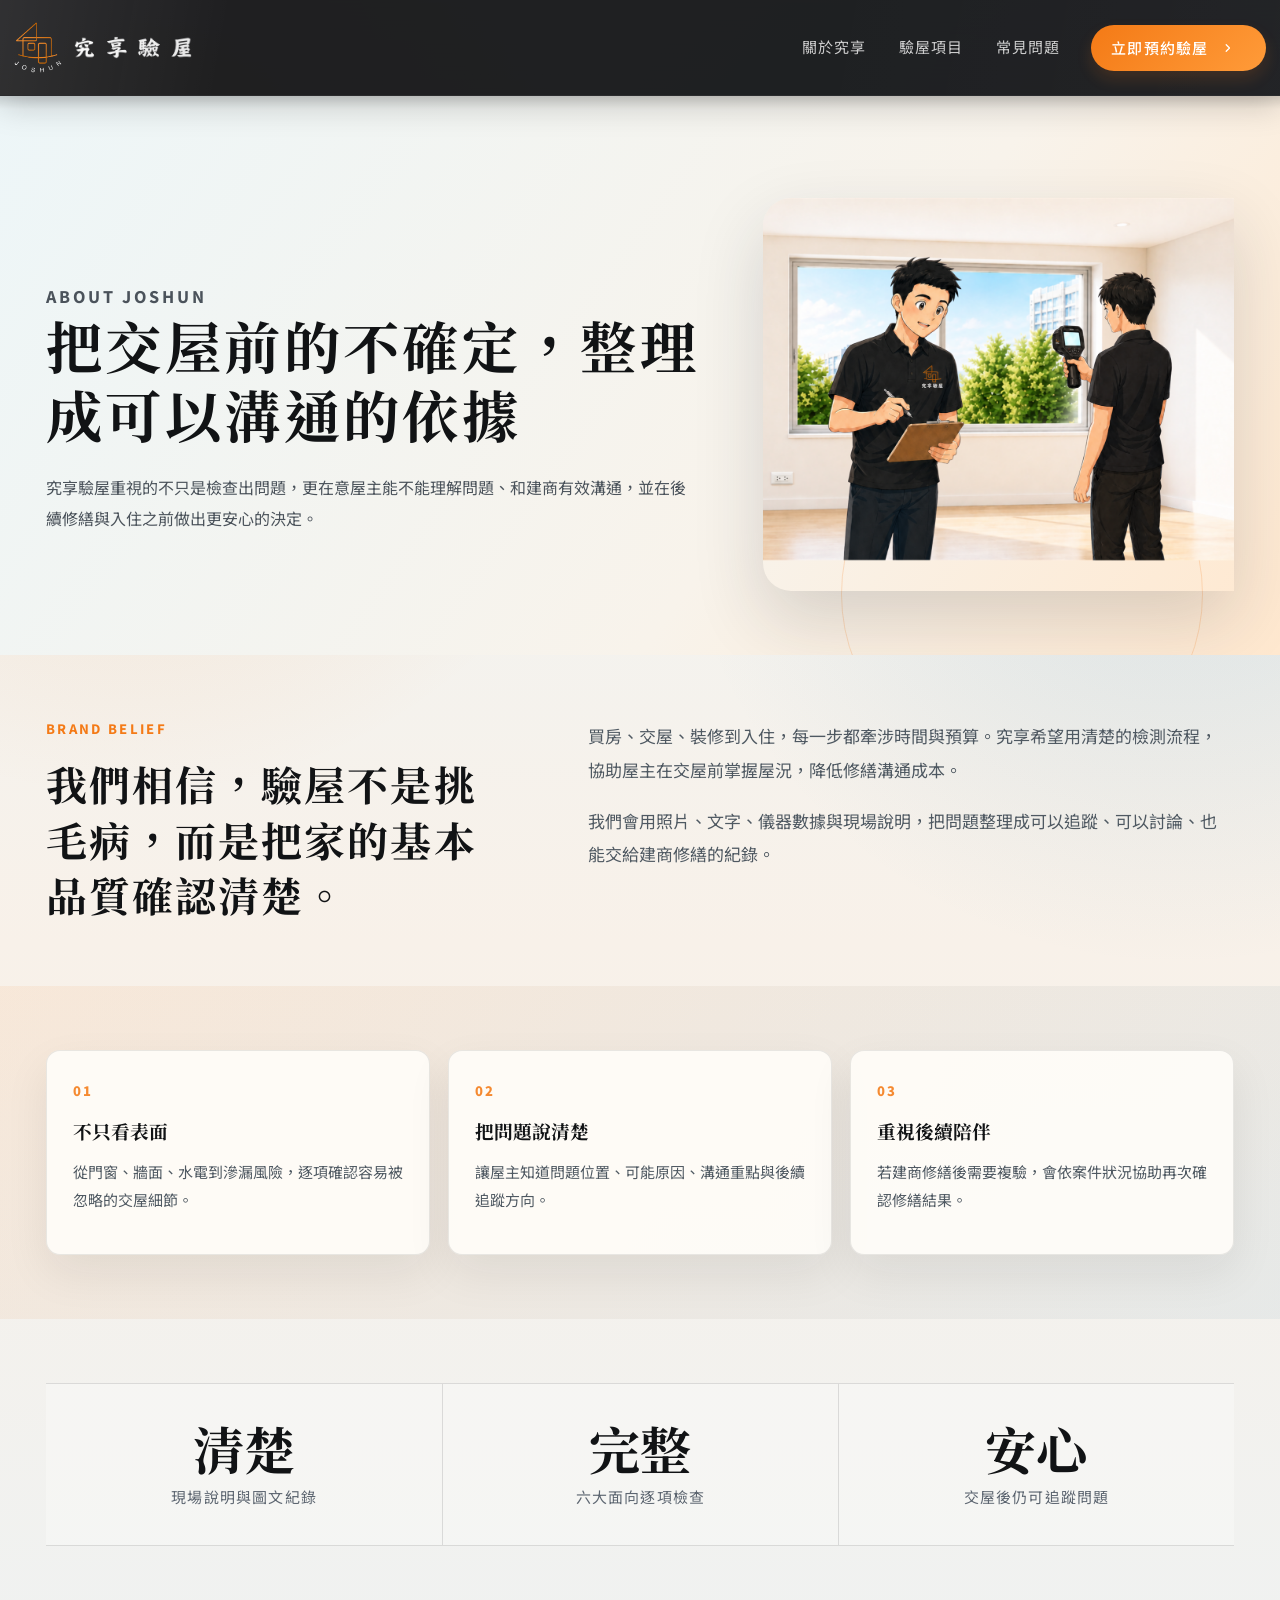
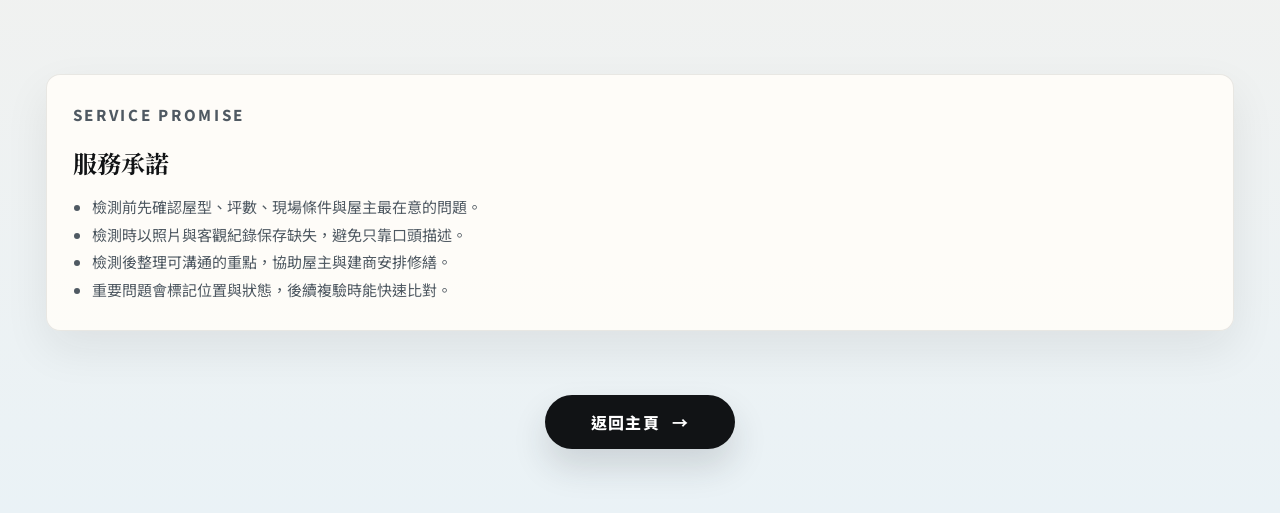
<file: pages/about.html>
<!doctype html>
<html lang="zh-Hant">
<head>
  <meta charset="utf-8" />
  <meta name="viewport" content="width=device-width, initial-scale=1" />
  <title>關於究享｜究享驗屋</title>
  <meta name="description" content="認識究享驗屋的服務理念、檢測方式與交屋陪伴。" />
  <link rel="preconnect" href="https://fonts.googleapis.com">
  <link rel="preconnect" href="https://fonts.gstatic.com" crossorigin>
  <link href="https://fonts.googleapis.com/css2?family=Noto+Sans+TC:wght@300;400;500;600;700;800&family=Noto+Serif+TC:wght@600;700;800;900&display=swap" rel="stylesheet">
  <link rel="stylesheet" href="../css/style.css" />
</head>
<body>
  <header class="site-header" id="siteHeader">
    <div class="header-inner">
      <a class="brand" href="../index.html" aria-label="回到究享驗屋首頁">
        <span class="brand-mark"><img src="../assets/logo/logo-symbol-tight.png" alt="" /></span>
        <span class="brand-type"><img src="../assets/logo/logo-word-tight.png" alt="究享驗屋" /></span>
      </a>
      <button class="menu-toggle" id="menuToggle" type="button" aria-label="開啟導覽選單" aria-expanded="false">
        <span></span><span></span><span></span>
      </button>
      <nav class="main-nav" id="mainNav" aria-label="主要導覽">
        <a aria-disabled="true">關於究享</a>
        <a aria-disabled="true">驗屋項目</a>
        <a aria-disabled="true">常見問題</a>
        <a class="nav-cta" href="../index.html#contact">立即預約驗屋 <span class="cta-arrow" aria-hidden="true"><svg viewBox="0 0 20 20" focusable="false"><path d="M7 4.5 12.5 10 7 15.5"/></svg><svg viewBox="0 0 20 20" focusable="false"><path d="M7 4.5 12.5 10 7 15.5"/></svg></span></a>
      </nav>
    </div>
  </header>

  <main class="subpage-main subpage-about">
    <section class="subpage-hero subpage-hero--split">
      <div class="subpage-hero-inner">
        <p class="subpage-kicker">ABOUT JOSHUN</p>
        <h1>把交屋前的不確定，整理成可以溝通的依據</h1>
        <p>究享驗屋重視的不只是檢查出問題，更在意屋主能不能理解問題、和建商有效溝通，並在後續修繕與入住之前做出更安心的決定。</p>
      </div>
      <div class="subpage-hero-visual" aria-hidden="true">
        <img src="../assets/images/hero/hero-01.png" alt="" />
      </div>
    </section>

    <section class="subpage-section subpage-story">
      <div class="subpage-two-col">
        <div>
          <p class="subpage-kicker">BRAND BELIEF</p>
          <h2>我們相信，驗屋不是挑毛病，而是把家的基本品質確認清楚。</h2>
        </div>
        <div class="subpage-richtext">
          <p>買房、交屋、裝修到入住，每一步都牽涉時間與預算。究享希望用清楚的檢測流程，協助屋主在交屋前掌握屋況，降低修繕溝通成本。</p>
          <p>我們會用照片、文字、儀器數據與現場說明，把問題整理成可以追蹤、可以討論、也能交給建商修繕的紀錄。</p>
        </div>
      </div>
    </section>

    <section class="subpage-section subpage-band">
      <div class="subpage-grid subpage-grid--values">
        <article class="subpage-card">
          <span class="subpage-card-number">01</span>
          <h3>不只看表面</h3>
          <p>從門窗、牆面、水電到滲漏風險，逐項確認容易被忽略的交屋細節。</p>
        </article>
        <article class="subpage-card">
          <span class="subpage-card-number">02</span>
          <h3>把問題說清楚</h3>
          <p>讓屋主知道問題位置、可能原因、溝通重點與後續追蹤方向。</p>
        </article>
        <article class="subpage-card">
          <span class="subpage-card-number">03</span>
          <h3>重視後續陪伴</h3>
          <p>若建商修繕後需要複驗，會依案件狀況協助再次確認修繕結果。</p>
        </article>
      </div>
    </section>

    <section class="subpage-section">
      <div class="subpage-feature-strip">
        <div class="subpage-stat">
          <strong>清楚</strong>
          <span>現場說明與圖文紀錄</span>
        </div>
        <div class="subpage-stat">
          <strong>完整</strong>
          <span>六大面向逐項檢查</span>
        </div>
        <div class="subpage-stat">
          <strong>安心</strong>
          <span>交屋後仍可追蹤問題</span>
        </div>
      </div>
    </section>

    <section class="subpage-section subpage-panel-section">
      <div class="subpage-panel">
        <p class="subpage-kicker">SERVICE PROMISE</p>
        <h2>服務承諾</h2>
        <ul class="subpage-list">
          <li>檢測前先確認屋型、坪數、現場條件與屋主最在意的問題。</li>
          <li>檢測時以照片與客觀紀錄保存缺失，避免只靠口頭描述。</li>
          <li>檢測後整理可溝通的重點，協助屋主與建商安排修繕。</li>
          <li>重要問題會標記位置與狀態，後續複驗時能快速比對。</li>
        </ul>
      </div>
    </section>

    <section class="subpage-section subpage-return-section">
      <a class="subpage-return" href="../index.html">返回主頁 <span aria-hidden="true">→</span></a>
    </section>
  </main>

  <script src="../js/main.js"></script>
</body>
</html>
</file>
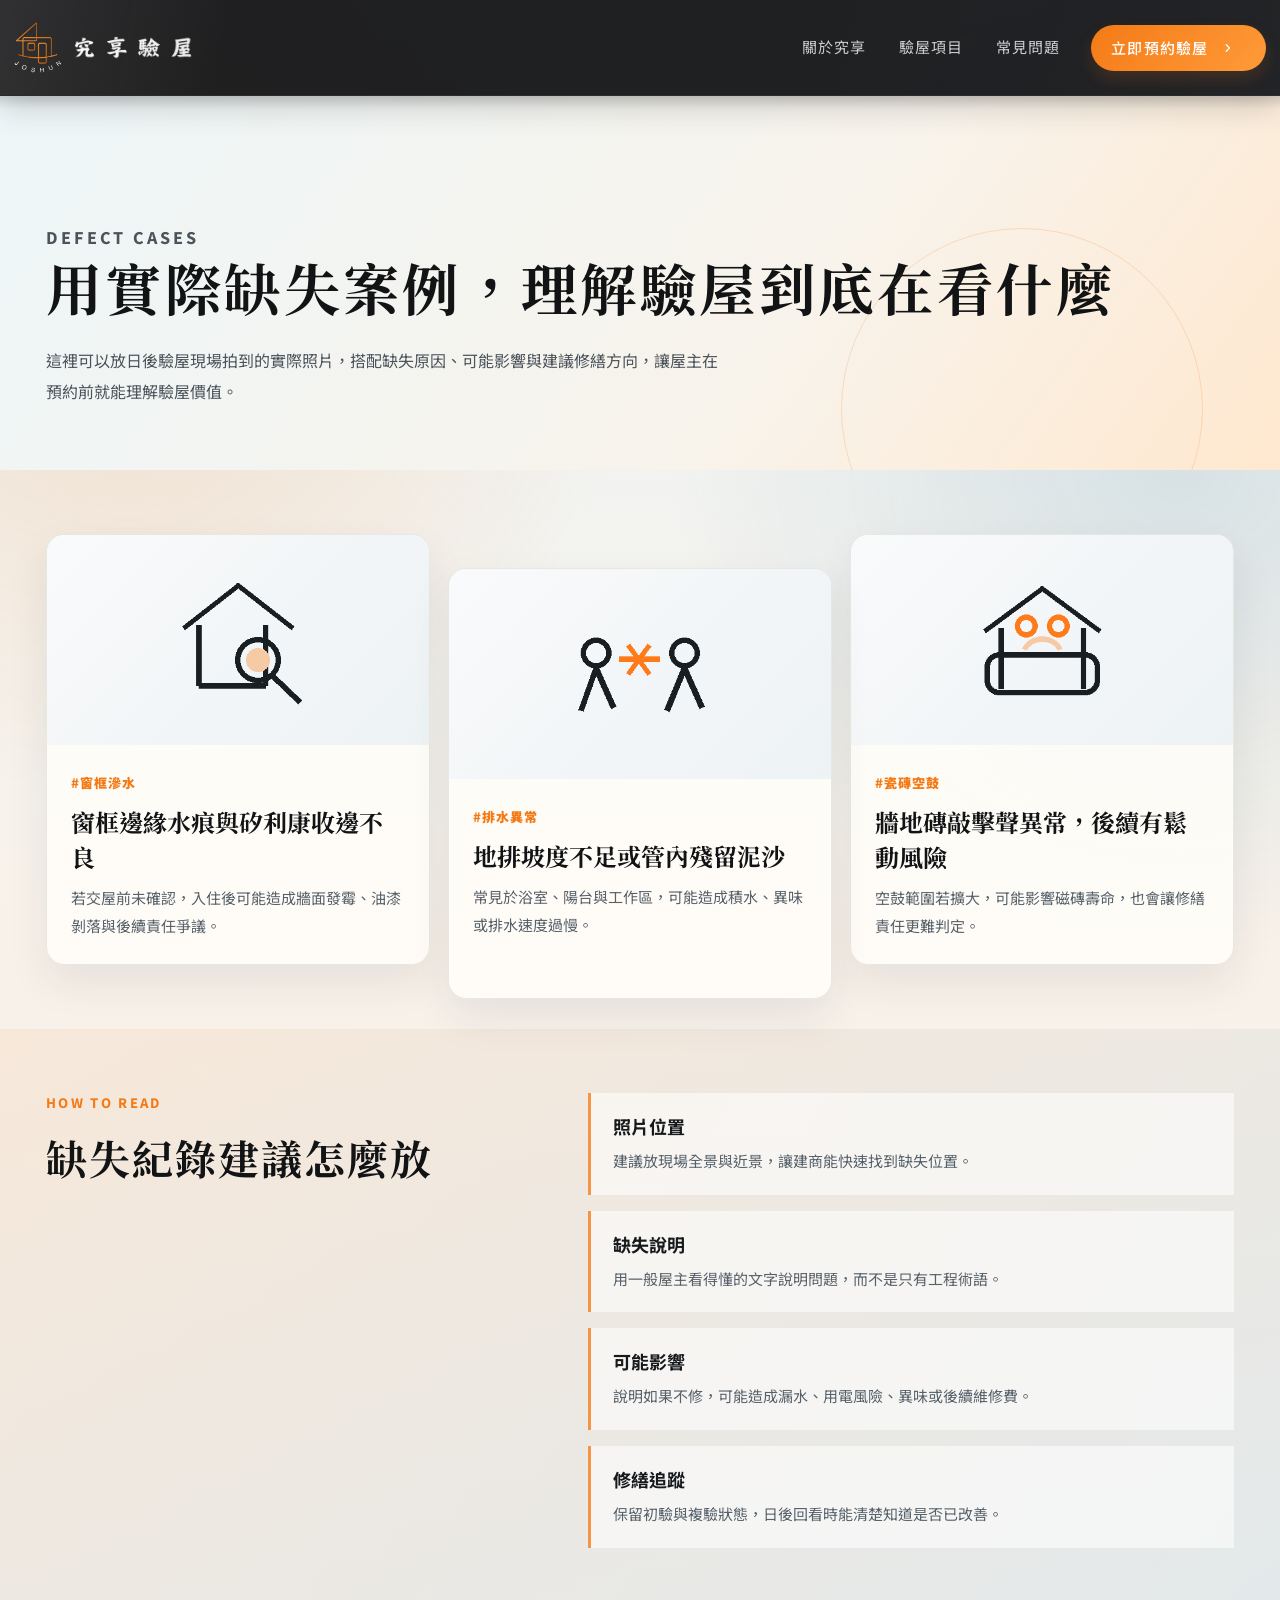
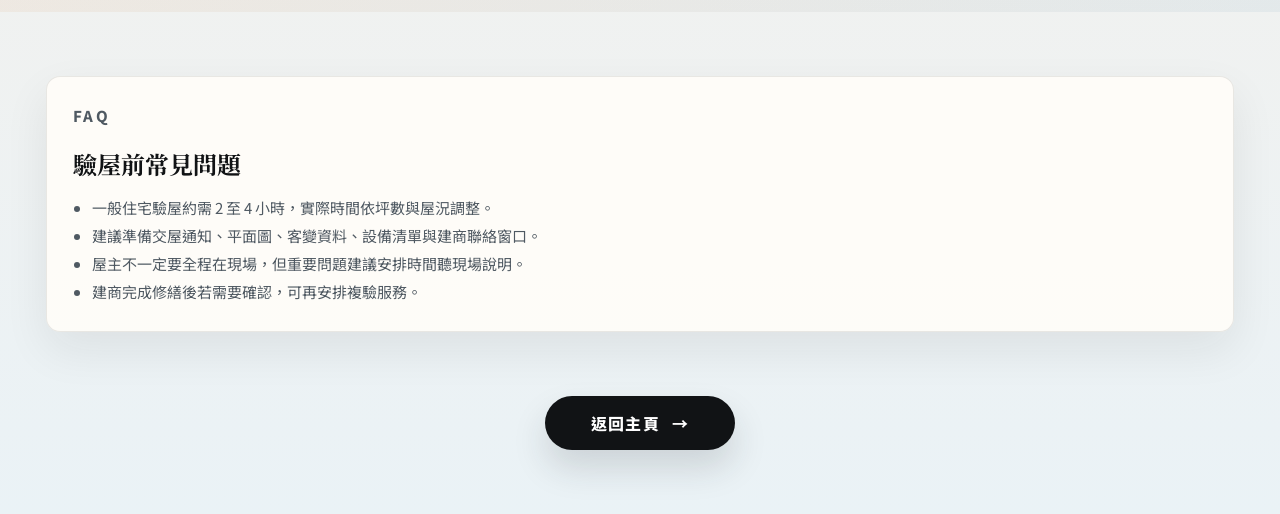
<file: pages/faq.html>
<!doctype html>
<html lang="zh-Hant">
<head>
  <meta charset="utf-8" />
  <meta name="viewport" content="width=device-width, initial-scale=1" />
  <title>常見問題與缺失案例｜究享驗屋</title>
  <meta name="description" content="整理驗屋實際缺失案例、照片說明、驗屋前準備與常見問題。" />
  <link rel="preconnect" href="https://fonts.googleapis.com">
  <link rel="preconnect" href="https://fonts.gstatic.com" crossorigin>
  <link href="https://fonts.googleapis.com/css2?family=Noto+Sans+TC:wght@300;400;500;600;700;800&family=Noto+Serif+TC:wght@600;700;800;900&display=swap" rel="stylesheet">
  <link rel="stylesheet" href="../css/style.css" />
</head>
<body>
  <header class="site-header" id="siteHeader">
    <div class="header-inner">
      <a class="brand" href="../index.html" aria-label="回到究享驗屋首頁">
        <span class="brand-mark"><img src="../assets/logo/logo-symbol-tight.png" alt="" /></span>
        <span class="brand-type"><img src="../assets/logo/logo-word-tight.png" alt="究享驗屋" /></span>
      </a>
      <button class="menu-toggle" id="menuToggle" type="button" aria-label="開啟導覽選單" aria-expanded="false">
        <span></span><span></span><span></span>
      </button>
      <nav class="main-nav" id="mainNav" aria-label="主要導覽">
        <a aria-disabled="true">關於究享</a>
        <a aria-disabled="true">驗屋項目</a>
        <a aria-disabled="true">常見問題</a>
        <a class="nav-cta" href="../index.html#contact">立即預約驗屋 <span class="cta-arrow" aria-hidden="true"><svg viewBox="0 0 20 20" focusable="false"><path d="M7 4.5 12.5 10 7 15.5"/></svg><svg viewBox="0 0 20 20" focusable="false"><path d="M7 4.5 12.5 10 7 15.5"/></svg></span></a>
      </nav>
    </div>
  </header>

  <main class="subpage-main subpage-faq">
    <section class="subpage-hero">
      <div class="subpage-hero-inner">
        <p class="subpage-kicker">DEFECT CASES</p>
        <h1>用實際缺失案例，理解驗屋到底在看什麼</h1>
        <p>這裡可以放日後驗屋現場拍到的實際照片，搭配缺失原因、可能影響與建議修繕方向，讓屋主在預約前就能理解驗屋價值。</p>
      </div>
    </section>

    <section class="subpage-section">
      <div class="case-grid">
        <article class="case-card">
          <img src="../assets/images/why/why-find.png" alt="窗框滲水檢測示意" />
          <div class="case-card-body">
            <span>#窗框滲水</span>
            <h3>窗框邊緣水痕與矽利康收邊不良</h3>
            <p>若交屋前未確認，入住後可能造成牆面發霉、油漆剝落與後續責任爭議。</p>
          </div>
        </article>
        <article class="case-card case-card--offset">
          <img src="../assets/images/why/why-dispute.png" alt="排水缺失檢測示意" />
          <div class="case-card-body">
            <span>#排水異常</span>
            <h3>地排坡度不足或管內殘留泥沙</h3>
            <p>常見於浴室、陽台與工作區，可能造成積水、異味或排水速度過慢。</p>
          </div>
        </article>
        <article class="case-card">
          <img src="../assets/images/why/why-home.png" alt="瓷磚空鼓檢測示意" />
          <div class="case-card-body">
            <span>#瓷磚空鼓</span>
            <h3>牆地磚敲擊聲異常，後續有鬆動風險</h3>
            <p>空鼓範圍若擴大，可能影響磁磚壽命，也會讓修繕責任更難判定。</p>
          </div>
        </article>
      </div>
    </section>

    <section class="subpage-section subpage-band">
      <div class="subpage-two-col">
        <div>
          <p class="subpage-kicker">HOW TO READ</p>
          <h2>缺失紀錄建議怎麼放</h2>
        </div>
        <div class="method-list">
          <article>
            <strong>照片位置</strong>
            <p>建議放現場全景與近景，讓建商能快速找到缺失位置。</p>
          </article>
          <article>
            <strong>缺失說明</strong>
            <p>用一般屋主看得懂的文字說明問題，而不是只有工程術語。</p>
          </article>
          <article>
            <strong>可能影響</strong>
            <p>說明如果不修，可能造成漏水、用電風險、異味或後續維修費。</p>
          </article>
          <article>
            <strong>修繕追蹤</strong>
            <p>保留初驗與複驗狀態，日後回看時能清楚知道是否已改善。</p>
          </article>
        </div>
      </div>
    </section>

    <section class="subpage-section">
      <div class="subpage-panel">
        <p class="subpage-kicker">FAQ</p>
        <h2>驗屋前常見問題</h2>
        <ul class="subpage-list">
          <li>一般住宅驗屋約需 2 至 4 小時，實際時間依坪數與屋況調整。</li>
          <li>建議準備交屋通知、平面圖、客變資料、設備清單與建商聯絡窗口。</li>
          <li>屋主不一定要全程在現場，但重要問題建議安排時間聽現場說明。</li>
          <li>建商完成修繕後若需要確認，可再安排複驗服務。</li>
        </ul>
      </div>
    </section>

    <section class="subpage-section subpage-return-section">
      <a class="subpage-return" href="../index.html">返回主頁 <span aria-hidden="true">→</span></a>
    </section>
  </main>

  <script src="../js/main.js"></script>
</body>
</html>
</file>
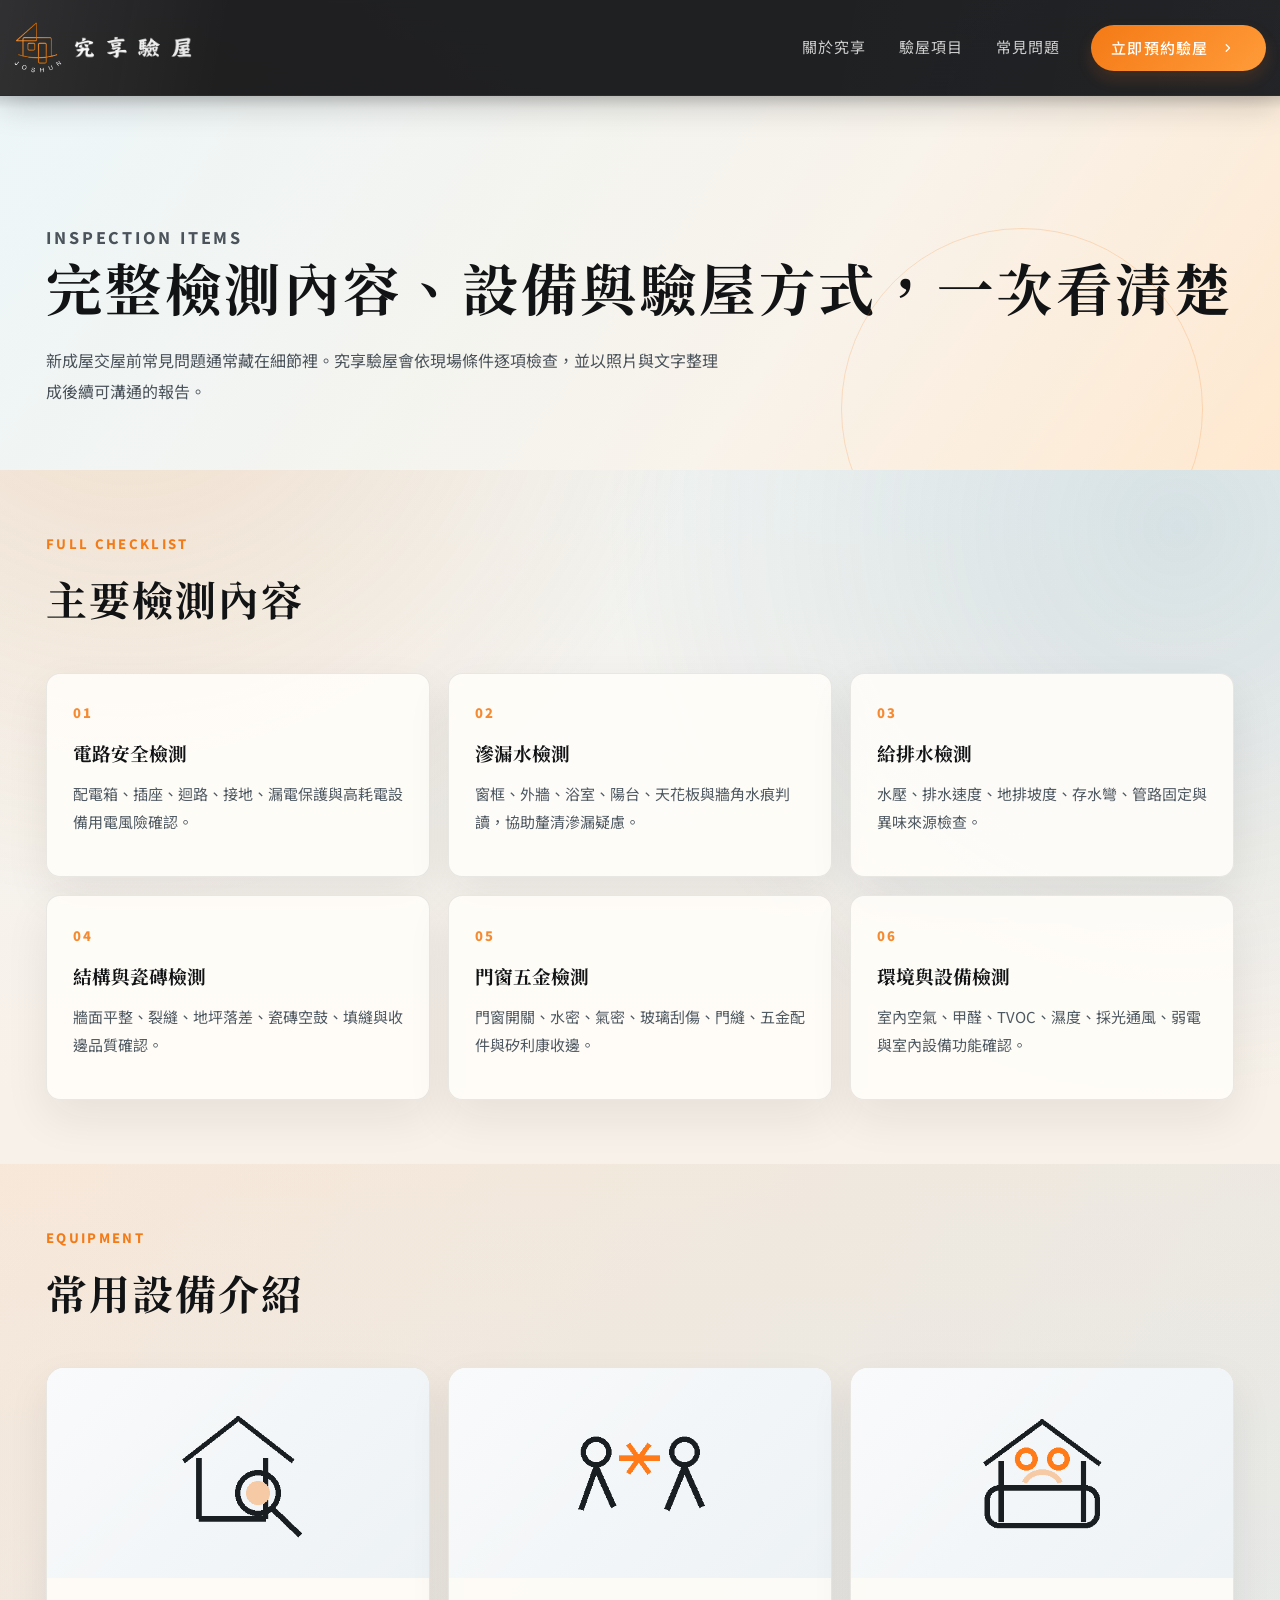
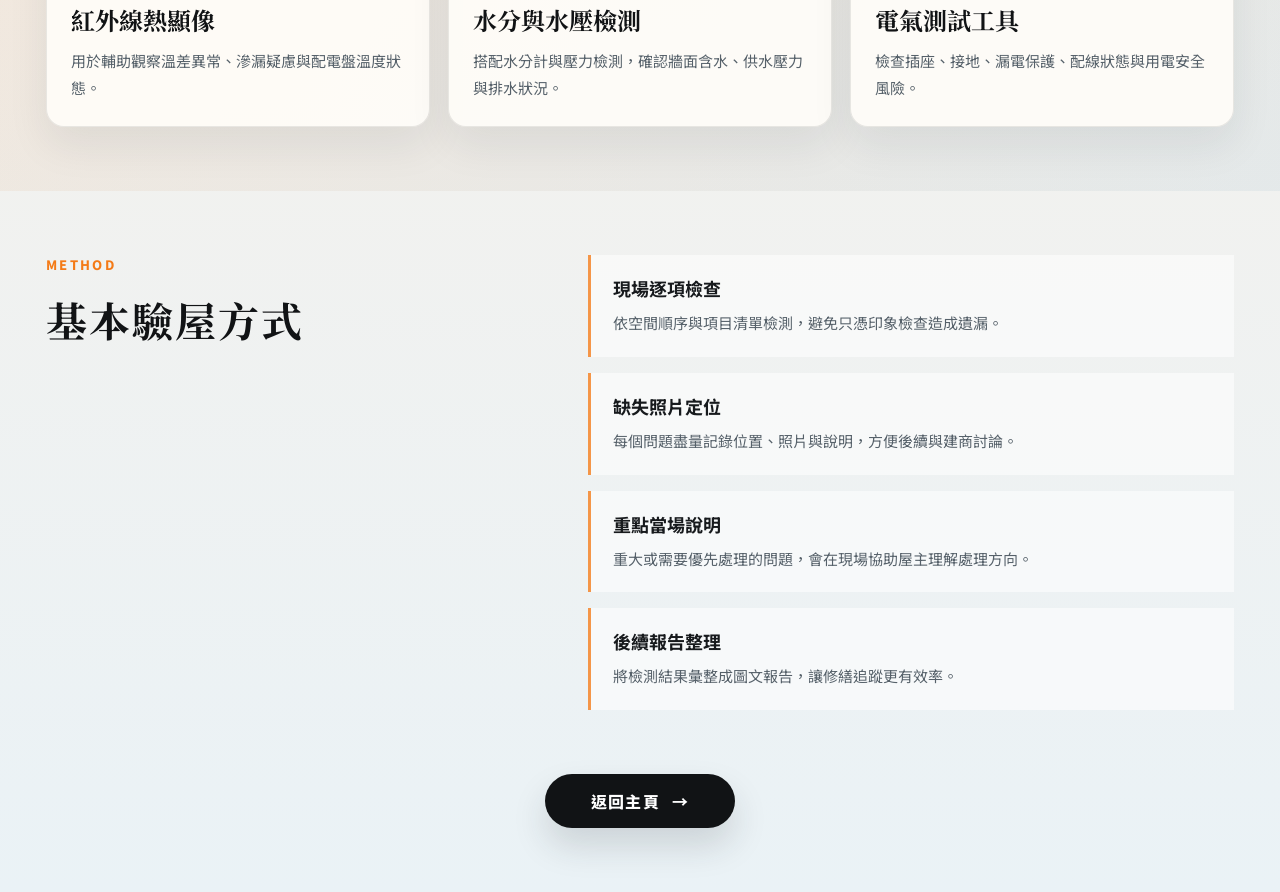
<file: pages/services.html>
<!doctype html>
<html lang="zh-Hant">
<head>
  <meta charset="utf-8" />
  <meta name="viewport" content="width=device-width, initial-scale=1" />
  <title>驗屋項目｜究享驗屋</title>
  <meta name="description" content="究享驗屋檢測項目包含電路、滲漏水、給排水、結構瓷磚、門窗五金、環境檢測、設備介紹與驗屋方式說明。" />
  <link rel="preconnect" href="https://fonts.googleapis.com">
  <link rel="preconnect" href="https://fonts.gstatic.com" crossorigin>
  <link href="https://fonts.googleapis.com/css2?family=Noto+Sans+TC:wght@300;400;500;600;700;800&family=Noto+Serif+TC:wght@600;700;800;900&display=swap" rel="stylesheet">
  <link rel="stylesheet" href="../css/style.css" />
</head>
<body>
  <header class="site-header" id="siteHeader">
    <div class="header-inner">
      <a class="brand" href="../index.html" aria-label="回到究享驗屋首頁">
        <span class="brand-mark"><img src="../assets/logo/logo-symbol-tight.png" alt="" /></span>
        <span class="brand-type"><img src="../assets/logo/logo-word-tight.png" alt="究享驗屋" /></span>
      </a>
      <button class="menu-toggle" id="menuToggle" type="button" aria-label="開啟導覽選單" aria-expanded="false">
        <span></span><span></span><span></span>
      </button>
      <nav class="main-nav" id="mainNav" aria-label="主要導覽">
        <a aria-disabled="true">關於究享</a>
        <a aria-disabled="true">驗屋項目</a>
        <a aria-disabled="true">常見問題</a>
        <a class="nav-cta" href="../index.html#contact">立即預約驗屋 <span class="cta-arrow" aria-hidden="true"><svg viewBox="0 0 20 20" focusable="false"><path d="M7 4.5 12.5 10 7 15.5"/></svg><svg viewBox="0 0 20 20" focusable="false"><path d="M7 4.5 12.5 10 7 15.5"/></svg></span></a>
      </nav>
    </div>
  </header>

  <main class="subpage-main subpage-services">
    <section class="subpage-hero">
      <div class="subpage-hero-inner">
        <p class="subpage-kicker">INSPECTION ITEMS</p>
        <h1>完整檢測內容、設備與驗屋方式，一次看清楚</h1>
        <p>新成屋交屋前常見問題通常藏在細節裡。究享驗屋會依現場條件逐項檢查，並以照片與文字整理成後續可溝通的報告。</p>
      </div>
    </section>

    <section class="subpage-section">
      <div class="subpage-section-head">
        <p class="subpage-kicker">FULL CHECKLIST</p>
        <h2>主要檢測內容</h2>
      </div>
      <div class="subpage-grid subpage-grid--items">
        <article class="subpage-card">
          <span class="subpage-card-number">01</span>
          <h3>電路安全檢測</h3>
          <p>配電箱、插座、迴路、接地、漏電保護與高耗電設備用電風險確認。</p>
        </article>
        <article class="subpage-card">
          <span class="subpage-card-number">02</span>
          <h3>滲漏水檢測</h3>
          <p>窗框、外牆、浴室、陽台、天花板與牆角水痕判讀，協助釐清滲漏疑慮。</p>
        </article>
        <article class="subpage-card">
          <span class="subpage-card-number">03</span>
          <h3>給排水檢測</h3>
          <p>水壓、排水速度、地排坡度、存水彎、管路固定與異味來源檢查。</p>
        </article>
        <article class="subpage-card">
          <span class="subpage-card-number">04</span>
          <h3>結構與瓷磚檢測</h3>
          <p>牆面平整、裂縫、地坪落差、瓷磚空鼓、填縫與收邊品質確認。</p>
        </article>
        <article class="subpage-card">
          <span class="subpage-card-number">05</span>
          <h3>門窗五金檢測</h3>
          <p>門窗開關、水密、氣密、玻璃刮傷、門縫、五金配件與矽利康收邊。</p>
        </article>
        <article class="subpage-card">
          <span class="subpage-card-number">06</span>
          <h3>環境與設備檢測</h3>
          <p>室內空氣、甲醛、TVOC、濕度、採光通風、弱電與室內設備功能確認。</p>
        </article>
      </div>
    </section>

    <section class="subpage-section subpage-band">
      <div class="subpage-section-head">
        <p class="subpage-kicker">EQUIPMENT</p>
        <h2>常用設備介紹</h2>
      </div>
      <div class="equipment-grid">
        <article class="equipment-card">
          <img src="../assets/images/why/why-find.png" alt="檢測示意圖" />
          <div>
            <h3>紅外線熱顯像</h3>
            <p>用於輔助觀察溫差異常、滲漏疑慮與配電盤溫度狀態。</p>
          </div>
        </article>
        <article class="equipment-card">
          <img src="../assets/images/why/why-dispute.png" alt="檢測示意圖" />
          <div>
            <h3>水分與水壓檢測</h3>
            <p>搭配水分計與壓力檢測，確認牆面含水、供水壓力與排水狀況。</p>
          </div>
        </article>
        <article class="equipment-card">
          <img src="../assets/images/why/why-home.png" alt="檢測示意圖" />
          <div>
            <h3>電氣測試工具</h3>
            <p>檢查插座、接地、漏電保護、配線狀態與用電安全風險。</p>
          </div>
        </article>
      </div>
    </section>

    <section class="subpage-section">
      <div class="subpage-two-col">
        <div>
          <p class="subpage-kicker">METHOD</p>
          <h2>基本驗屋方式</h2>
        </div>
        <div class="method-list">
          <article>
            <strong>現場逐項檢查</strong>
            <p>依空間順序與項目清單檢測，避免只憑印象檢查造成遺漏。</p>
          </article>
          <article>
            <strong>缺失照片定位</strong>
            <p>每個問題盡量記錄位置、照片與說明，方便後續與建商討論。</p>
          </article>
          <article>
            <strong>重點當場說明</strong>
            <p>重大或需要優先處理的問題，會在現場協助屋主理解處理方向。</p>
          </article>
          <article>
            <strong>後續報告整理</strong>
            <p>將檢測結果彙整成圖文報告，讓修繕追蹤更有效率。</p>
          </article>
        </div>
      </div>
    </section>

    <section class="subpage-section subpage-return-section">
      <a class="subpage-return" href="../index.html">返回主頁 <span aria-hidden="true">→</span></a>
    </section>
  </main>

  <script src="../js/main.js"></script>
</body>
</html>
</file>
<file: css/style.css>
:root{
  --dark-1:#070707;
  --dark-2:#1b1b1b;
  --dark-3:#474646;
  --orange:#ff7a18;
  --orange-2:#ff9432;
  --orange-soft:#f2d1b4;
  --ink:#25282b;
  --muted:#424c54;
  --hero-left:#f6f9fc;
  --hero-left-2:#fbfdff;
  --hero-band:#f2ece3;
  --divider:#dbe4eb;
  --max:1980px;
  --page-pad:clamp(12px,1.15vw,18px);
  --header-h:100px;
  --header-h-scrolled:82px;
}

.contact-intro-mobile-break {
  display: none;
}

@media (max-width: 820px) {
  .contact-intro-mobile-break {
    display: block;
  }
}

/* V143 | page 4 structure checklist icon size */
#plan-inspection .plan-card:nth-child(4) .plan-icon-img {
  transform: scale(.94) !important;
  transform-origin: center !important;
}

/* V144 | page 2 desktop reason-card icon alignment */
@media (min-width: 821px) {
  #why-inspection .why-card .why-icon {
    width: clamp(94px, 5.7vw, 112px) !important;
    height: clamp(94px, 5.7vw, 112px) !important;
    margin: 0 !important;
    align-self: center !important;
    justify-self: center !important;
    display: flex !important;
    align-items: center !important;
    justify-content: center !important;
    transform: none !important;
  }

  #why-inspection .why-card .why-icon img {
    width: clamp(92px, 5.5vw, 108px) !important;
    height: clamp(92px, 5.5vw, 108px) !important;
    max-width: clamp(92px, 5.5vw, 108px) !important;
    max-height: clamp(92px, 5.5vw, 108px) !important;
    object-fit: contain !important;
    object-position: center !important;
  }
}

*{box-sizing:border-box}
html{scroll-behavior:smooth}
body{
  margin:0;
  background:#f6f9fc;
  color:var(--ink);
  font-family:'Noto Sans TC','PingFang TC','Microsoft JhengHei',Arial,sans-serif;
  -webkit-font-smoothing:antialiased;
  text-rendering:optimizeLegibility;
}
a{color:inherit}

.site-header{
  position:sticky;
  top:0;
  z-index:100;
  height:var(--header-h);
  background:linear-gradient(100deg,#2d2d2d 0%,#171717 48%,#050505 100%);
  box-shadow:0 10px 24px rgba(0,0,0,.14);
  transition:height .28s ease, background-color .28s ease, background .28s ease, box-shadow .28s ease, backdrop-filter .28s ease;
}
.site-header::before{
  content:"";
  position:absolute;
  inset:0;
  background:linear-gradient(100deg,rgba(255,255,255,.08),rgba(255,255,255,0) 18%,rgba(255,255,255,0) 62%,rgba(255,255,255,.02) 100%);
  pointer-events:none;
}
.site-header::after{
  content:"";
  position:absolute;
  left:0;right:0;bottom:-14px;height:14px;
  background:linear-gradient(180deg,rgba(0,0,0,.12),rgba(0,0,0,0));
  pointer-events:none;
}
.site-header.is-scrolled{
  height:var(--header-h-scrolled);
  background:linear-gradient(100deg,rgba(38,38,38,.84),rgba(16,16,16,.78));
  backdrop-filter:blur(12px);
  -webkit-backdrop-filter:blur(12px);
  box-shadow:0 10px 24px rgba(0,0,0,.12);
}
.header-inner{
  position:relative;
  width:min(var(--max), calc(100% - var(--page-pad) * 2));
  height:100%;
  margin:0 auto;
  display:flex;
  align-items:center;
  justify-content:space-between;
  gap:34px;
}
.brand{
  position:relative;
  display:flex;
  align-items:center;
  justify-content:flex-start;
  line-height:0;
  text-decoration:none;
  flex:0 0 auto;
}
.brand img{
  width:clamp(228px,14.1vw,306px);
  height:auto;
  display:block;
  transition:width .28s ease, transform .28s ease, opacity .28s ease;
}
.site-header.is-scrolled .brand img{width:clamp(212px,13.1vw,280px)}

.menu-toggle{display:none;background:transparent;border:0;width:44px;height:44px;padding:0;align-items:center;justify-content:center;flex-direction:column;gap:6px;cursor:pointer;z-index:12}
.menu-toggle span{width:26px;height:2px;background:#fff;border-radius:999px;transition:.22s ease}
.menu-toggle.is-open span:nth-child(1){transform:translateY(8px) rotate(45deg)}
.menu-toggle.is-open span:nth-child(2){opacity:0}
.menu-toggle.is-open span:nth-child(3){transform:translateY(-8px) rotate(-45deg)}

.main-nav{
  display:flex;
  align-items:center;
  gap:clamp(30px,2.1vw,52px);
  margin-left:auto;
  transition:gap .28s ease;
}
.main-nav a:not(.nav-cta){
  position:relative;
  display:inline-flex;
  align-items:center;
  color:rgba(255,255,255,.8);
  text-decoration:none;
  font-size:clamp(15px,.9vw,18px);
  font-weight:400;
  letter-spacing:.06em;
  line-height:1;
  padding:10px 2px 12px;
  white-space:nowrap;
  transition:color .2s ease, transform .2s ease, font-size .28s ease, opacity .28s ease;
}
.main-nav a:not(.nav-cta)::after{
  content:"";
  position:absolute;
  left:50%;bottom:0;
  width:0;height:2px;border-radius:999px;
  background:linear-gradient(90deg,var(--orange),var(--orange-2));
  transform:translateX(-50%);
  transition:width .22s ease;
}
.main-nav a:not(.nav-cta):hover{color:#fff;transform:translateY(-1px)}
.main-nav a:not(.nav-cta):hover::after{width:100%}

.nav-cta{
  display:inline-flex;
  align-items:center;
  justify-content:center;
  gap:12px;
  min-width:clamp(170px,11.4vw,220px);
  height:clamp(46px,3vw,58px);
  padding:0 clamp(20px,1.5vw,28px);
  border-radius:999px;
  background:linear-gradient(135deg,#ff9838 0%,#ff7d1d 66%,#f06a00 100%);
  color:#fff;
  text-decoration:none;
  font-size:clamp(15px,.96vw,18px);
  font-weight:500;
  letter-spacing:.075em;
  white-space:nowrap;
  box-shadow:0 8px 16px rgba(255,122,24,.14);
  transition:transform .22s ease, box-shadow .22s ease, font-size .28s ease, height .28s ease, padding .28s ease;
}
.nav-cta:hover{
  transform:translateY(-1px) scale(1.02);
  font-size:clamp(16px,1.04vw,19px);
  box-shadow:0 10px 18px rgba(255,122,24,.16);
}
.cta-arrow{
  position:relative;
  width:26px;
  height:12px;
  display:inline-block;
  overflow:visible;
  flex:0 0 26px;
}
.cta-arrow svg{
  position:absolute;
  top:50%;
  width:12px;
  height:12px;
  fill:none;
  stroke:currentColor;
  stroke-width:2.1;
  stroke-linecap:round;
  stroke-linejoin:round;
  transform:translateY(-50%);
  transition:transform .22s ease, opacity .22s ease;
}
.cta-arrow svg:first-child{left:2px;opacity:1}
.cta-arrow svg:last-child{left:-2px;opacity:0}
.nav-cta:hover .cta-arrow svg:first-child{transform:translate(4px,-50%)}
.nav-cta:hover .cta-arrow svg:last-child{opacity:.54;transform:translate(7px,-50%)}

.site-header.is-scrolled .main-nav{gap:clamp(26px,1.9vw,44px)}
.site-header.is-scrolled .main-nav a:not(.nav-cta){font-size:clamp(14px,.84vw,17px)}
.site-header.is-scrolled .nav-cta{
  min-width:clamp(162px,10.7vw,206px);
  height:clamp(42px,2.7vw,52px);
  font-size:clamp(14px,.92vw,17px);
  padding:0 clamp(18px,1.4vw,25px);
}

.hero-section{
  background:var(--hero-left);
  padding:0 var(--page-pad);
}
.hero-shell{
  width:min(var(--max), calc(100vw - var(--page-pad) * 2));
  min-height:clamp(950px, calc(100vh - var(--header-h) + 120px), 1140px);
  margin:0 auto;
  display:grid;
  grid-template-columns:minmax(460px,35%) minmax(0,65%);
  background:var(--hero-left);
  overflow:hidden;
}
.hero-copy{
  position:relative;
  display:flex;
  align-items:center;
  min-width:0;
  background:linear-gradient(105deg,#fbfdff 0%,#f7fafc 72%,#f4f8fb 100%);
}
.hero-copy-inner{
  position:relative;
  z-index:3;
  width:100%;
  padding:clamp(108px,7.6vw,152px) clamp(18px,1.35vw,30px) clamp(120px,7.2vw,148px) clamp(96px,6.2vw,138px);
}
.hero-copy h1{
  margin:0;
  color:#202428;
  font-family:'Noto Serif TC','Source Han Serif TC','Songti TC','PMingLiU','MingLiU',serif;
  font-size:clamp(84px,5.8vw,116px);
  line-height:1.2;
  font-weight:800;
  letter-spacing:.11em;
}
.accent-line{
  display:block;
  width:clamp(58px,4.7vw,84px);
  height:5px;
  margin:clamp(28px,2vw,34px) 0 clamp(34px,2.4vw,42px);
  border-radius:999px;
  background:linear-gradient(90deg,var(--orange),var(--orange-2));
}
.hero-subtitle{
  margin:0 0 clamp(126px,8.2vw,156px);
  color:#3f4850;
  font-size:clamp(22px,1.36vw,27px);
  line-height:1.8;
  letter-spacing:.03em;
  font-weight:400;
}
.hero-points{
  width:min(100%,650px);
  margin-top:140px;
  display:grid;
  transform:translateY(70px);
  grid-template-columns:repeat(3,1fr);
  margin-left:-30px;
}
.hero-point{
  text-align:center;
  padding:0 18px;
  min-width:0;
  transition:transform .22s ease;
}
.hero-point:not(:last-child){border-right:1px solid var(--divider)}
.hero-point:hover{transform:translateY(-3px)}
.point-icon{
  width:clamp(80px,4.9vw,100px);
  height:clamp(80px,4.9vw,100px);
  margin:0 auto clamp(14px,1vw,18px);
  display:grid;
  place-items:center;
  transition:transform .22s ease;
}
.point-icon svg{
  width:100%;
  height:100%;
  fill:none;
  stroke:#202020;
  stroke-width:3.1;
  stroke-linecap:round;
  stroke-linejoin:round;
}
.point-icon svg path:nth-child(n+2), .point-icon svg circle{stroke:var(--orange)}
.hero-point:hover .point-icon{transform:translateY(-2px)}
.hero-point h3{
  margin:0 0 8px;
  font-family:'Noto Serif TC','Source Han Serif TC','Songti TC','PMingLiU',serif;
  font-size:clamp(20px,1.22vw,25px);
  line-height:1.24;
  letter-spacing:.06em;
  font-weight:700;
}
.hero-point p{
  margin:0;
  color:#5a646a;
  font-size:clamp(14px,.86vw,16px);
  line-height:1.42;
  letter-spacing:.02em;
  white-space:nowrap;
}

.hero-frame{
  position:relative;
  min-width:0;
  background:#ddd2c8;
  overflow:hidden;
}
.hero-frame::before,
.hero-frame::after{display:none}
.hero-frame-mask{
  position:absolute;
  inset:0;
  overflow:hidden;
  background:transparent;
  clip-path:none;
  -webkit-clip-path:none;
}
.hero-slider, .hero-slide{width:100%;height:100%}
.hero-slider{position:relative;height:100%}
.hero-slide{
  position:absolute;
  inset:0;
  display:block;
  width:100%;
  height:100%;
  object-fit:cover;
  object-position:center center;
  opacity:0;
  transition:opacity .8s ease;
}
.hero-slide.active{opacity:1}



/* ================================
   Section 02｜為什麼要驗屋
   與第一頁共用同一個版心寬度
================================ */
.why-section{
  position:relative;
  padding:0 var(--page-pad);
  background:#f6f9fc;
}
.why-section::before{display:none}
.why-shell{
  position:relative;
  z-index:1;
  width:min(var(--max), calc(100vw - var(--page-pad) * 2));
  min-height:clamp(880px, calc(100vh - var(--header-h) + 80px), 1040px);
  margin:0 auto;
  padding:clamp(92px,6vw,118px) 0 clamp(108px,7vw,138px);
  display:grid;
  grid-template-columns:minmax(460px,35%) minmax(0,65%);
  gap:0;
  align-items:center;
  background:linear-gradient(180deg,#f7f9fa 0%,#f4f6f7 100%);
  overflow:hidden;
}
.why-left{
  padding-left:clamp(170px,9.2vw,230px);
  padding-right:clamp(18px,1.35vw,30px);
  transform:translateY(-82px);
}
.why-accent{
  display:block;
  width:clamp(70px,4.6vw,92px);
  height:7px;
  border-radius:999px;
  background:linear-gradient(90deg,var(--orange),var(--orange-2));
  margin-bottom:clamp(52px,3.4vw,68px);
}
.why-heading-row{
  display:flex;
  align-items:center;
  gap:clamp(18px,1.6vw,30px);
  margin-bottom:clamp(48px,3.3vw,66px);
}
.why-heading-row h2{
  margin:0;
  color:#202428;
  font-family:'Noto Serif TC','Source Han Serif TC','Songti TC','PMingLiU','MingLiU',serif;
  font-size:clamp(72px,5.1vw,102px);
  line-height:1.15;
  font-weight:800;
  letter-spacing:.11em;
}
.why-question{
  display:inline-block;
  color:rgba(30,34,38,.12);
  font-family:'Noto Serif TC','Source Han Serif TC','Songti TC','PMingLiU','MingLiU',serif;
  font-size:clamp(138px,9.8vw,205px);
  line-height:.8;
  font-weight:900;
  transform:translateY(10px);
}
.why-copy{
  margin:0;
  color:#3e464d;
  font-size:clamp(20px,1.2vw,24px);
  line-height:2.25;
  letter-spacing:.08em;
  font-weight:400;
}
.why-cards{
  width:min(100%,760px);
  justify-self:end;
  display:flex;
  flex-direction:column;
  gap:clamp(22px,1.5vw,28px);
  margin-left:0;
  margin-right:clamp(210px,11vw,260px);
}
.why-card{
  min-height:clamp(168px,10.6vw,210px);
  display:grid;
  grid-template-columns:clamp(150px,9vw,186px) clamp(78px,5vw,104px) minmax(0,1fr);
  align-items:center;
  padding:clamp(20px,1.45vw,30px) clamp(16px,1vw,24px) clamp(20px,1.45vw,30px) clamp(28px,1.9vw,38px);
  background:rgba(255,255,255,.9);
  border:1px solid rgba(255,255,255,.88);
  border-radius:26px;
  box-shadow:0 14px 30px rgba(34,37,40,.065);
  backdrop-filter:blur(6px);
  transition:transform .28s ease, box-shadow .28s ease, background-color .28s ease;
}
.why-card:hover{
  transform:translateY(-7px);
  box-shadow:0 22px 42px rgba(34,37,40,.11);
  background:#fff;
}
.why-icon{
  display:flex;
  align-items:center;
  justify-content:center;
}
.why-icon img{
  display:block;
  width:clamp(124px,7.4vw,156px);
  height:auto;
}
.why-divider{
  position:relative;
  height:100%;
  display:flex;
  align-items:center;
  justify-content:center;
}
.why-divider::before{
  content:"";
  position:absolute;
  top:8%;
  bottom:8%;
  left:50%;
  border-left:2px dotted rgba(196,99,0,.36);
  transform:translateX(-50%);
}
.why-divider span{
  position:relative;
  z-index:1;
  padding:2px 8px 6px;
  background:#fff;
  color:rgba(196,99,0,.42);
  font-size:clamp(32px,2.4vw,48px);
  line-height:1;
  font-family:'Noto Serif TC','Source Han Serif TC','Songti TC','PMingLiU','MingLiU',serif;
}
.why-card-copy{
  padding-left:clamp(18px,1.4vw,30px);
}
.why-card-copy h3{
  margin:0 0 clamp(10px,.75vw,15px);
  color:#202428;
  font-family:'Noto Serif TC','Source Han Serif TC','Songti TC','PMingLiU','MingLiU',serif;
  font-size:clamp(28px,1.9vw,38px);
  line-height:1.22;
  font-weight:800;
  letter-spacing:.06em;
}
.why-card-copy p{
  margin:0;
  color:#444b52;
  font-size:clamp(15px,.95vw,19px);
  line-height:1.85;
  letter-spacing:.05em;
}

@media (max-width:1180px){
  .why-shell{
    grid-template-columns:1fr;
    gap:48px;
    padding:76px 24px 88px;
  }
  .why-left{
    padding-left:42px;
    padding-right:42px;
    transform:none;
  }
  .why-cards{
    width:min(100%,860px);
    justify-self:center;
  }
  .why-heading-row h2{font-size:clamp(62px,8vw,86px)}
  .why-question{font-size:clamp(120px,16vw,170px)}
}
@media (max-width:1024px){
  .why-section{
    padding:0;
  }
  .why-shell{
    width:100%;
  }
  .why-left{
    padding-left:0;
  }
  .why-card{
    grid-template-columns:118px 44px minmax(0,1fr);
    padding:24px 22px;
    min-height:178px;
  }
  .why-icon img{width:98px}
  .why-card-copy h3{font-size:28px}
  .why-card-copy p{font-size:16px}
}
@media (max-width:640px){
  .why-heading-row{
    align-items:flex-end;
    gap:12px;
  }
  .why-heading-row h2{
    font-size:48px;
  }
  .why-question{
    font-size:92px;
  }
  .why-copy{
    font-size:16px;
    line-height:2;
  }
  .why-card{
    grid-template-columns:1fr;
    text-align:center;
    gap:18px;
  }
  .why-divider{display:none}
  .why-icon img{width:92px}
}

.placeholder-section{
  width:min(var(--max), calc(100% - var(--page-pad) * 2));
  margin:0 auto;
  padding:72px 24px;
  background:#fff;
  text-align:center;
  color:#555;
}
.placeholder-section + .placeholder-section{border-top:1px solid #e8e8e8}
.placeholder-section h2{margin:0 0 12px;font-size:30px}
.placeholder-section p{margin:0;font-size:18px;line-height:1.7}
.wip{min-height:100vh;display:grid;place-content:center;text-align:center;background:#111;color:#fff;font-family:'Noto Sans TC',sans-serif}
.wip h1{font-size:48px;margin:0 0 14px}.wip p{font-size:20px;color:#bbb}.wip a{color:#ff9432;text-decoration:none;margin-top:28px;display:inline-block}

@media (min-width:1800px){
  :root{--max:2100px;--page-pad:clamp(10px,.9vw,16px)}
  .hero-shell{grid-template-columns:minmax(520px,35%) minmax(0,65%)}
  .hero-copy-inner{padding-left:84px;padding-right:34px}
}
@media (max-width:1480px){
  :root{--header-h:96px;--header-h-scrolled:80px;--page-pad:14px}
  .hero-shell{grid-template-columns:minmax(460px,35%) minmax(0,65%);min-height:900px}
  .hero-copy h1{font-size:clamp(72px,5.6vw,96px)}
  .hero-subtitle{font-size:20px}
  .brand img{width:260px}
  .site-header.is-scrolled .brand img{width:236px}
}
@media (max-width:1180px){
  :root{--header-h:86px;--header-h-scrolled:76px;--page-pad:12px}
  .header-inner{gap:22px}
  .brand img,.site-header.is-scrolled .brand img{width:220px}
  .main-nav{gap:26px}
  .main-nav a:not(.nav-cta){font-size:15px}
  .nav-cta{min-width:168px;height:48px;font-size:15px}
  .hero-shell{grid-template-columns:minmax(380px,35%) minmax(0,65%);min-height:820px}
  .hero-copy-inner{padding:82px 16px 104px 68px}
  .hero-copy h1{font-size:clamp(60px,5.2vw,80px)}
  .hero-subtitle{font-size:19px;line-height:1.72;margin-bottom:64px}
  .hero-points{width:min(100%,560px);margin-top:12px;margin-left:-6px}
}
@media (max-width:1024px){
  :root{--header-h:78px;--header-h-scrolled:78px;--page-pad:0px}
  .site-header,.site-header.is-scrolled{height:var(--header-h)}
  .header-inner{width:100%;padding:0 16px}
  .brand img,.site-header.is-scrolled .brand img{width:198px}
  .menu-toggle{display:flex}
  .main-nav{
    position:absolute;
    top:var(--header-h);
    left:0;right:0;
    display:grid;
    gap:0;
    padding:12px 16px 20px;
    background:linear-gradient(180deg,rgba(29,29,29,.96),rgba(13,13,13,.96));
    backdrop-filter:blur(12px);
    -webkit-backdrop-filter:blur(12px);
    transform:translateY(-12px);
    opacity:0;
    pointer-events:none;
    transition:.22s ease;
    box-shadow:0 18px 28px rgba(0,0,0,.18);
  }
  .main-nav.is-open{transform:translateY(0);opacity:1;pointer-events:auto}
  .main-nav a:not(.nav-cta){padding:16px 6px;border-bottom:1px solid rgba(255,255,255,.08);font-size:16px}
  .main-nav a:not(.nav-cta)::after{display:none}
  .nav-cta{margin-top:16px;width:100%;height:48px;font-size:16px;min-width:0}

  .hero-section{padding:0;background:var(--hero-left)}
  .hero-shell{
    display:flex;
    flex-direction:column;
    min-height:auto;
    width:100%;
  }
  .hero-copy{display:block;overflow:hidden}
  .hero-copy-inner{padding:46px 20px 30px}
  .hero-copy h1{font-size:clamp(52px,11vw,72px);line-height:1.16;letter-spacing:.06em}
  .hero-subtitle{font-size:18px;line-height:1.68;margin-bottom:28px}
  .hero-points{
    width:100%;
    grid-template-columns:repeat(3,1fr);
    margin-left:0;
    gap:0;
  }
  .hero-point{padding:0 8px}
  .hero-point:not(:last-child){border-right:1px solid var(--divider)}
  .point-icon{width:56px;height:56px;margin-bottom:10px}
  .hero-point h3{font-size:15px;margin-bottom:6px;letter-spacing:.035em}
  .hero-point p{font-size:12px;white-space:normal}

  .hero-frame{
    aspect-ratio:5 / 4;
    min-height:0;
    background:var(--hero-left);
  }
  .hero-frame::before, .hero-frame::after{display:none}
  .hero-frame-mask{inset:0;position:absolute;border-radius:0;background:#f1f5f8;clip-path:none;-webkit-clip-path:none}
  .hero-slide{object-position:center center}
}
@media (max-width:560px){
  :root{--header-h:70px}
  .header-inner{padding:0 12px}
  .brand img,.site-header.is-scrolled .brand img{width:168px}
  .menu-toggle{width:42px;height:42px}
  .hero-copy-inner{padding:34px 16px 24px}
  .accent-line{height:5px;margin:16px 0 20px}
  .hero-copy h1{font-size:48px}
  .hero-subtitle{font-size:16px}
  .hero-points{margin-top:2px}
  .hero-point{padding:0 4px}
  .point-icon{width:50px;height:50px}
  .hero-point h3{font-size:14px}
  .hero-point p{font-size:11px;line-height:1.35}
}


/* ================================
   Mobile refinements only
================================ */
@media (max-width:640px){
  body{
    overflow-x:hidden;
  }

  .hero-copy-inner{
    padding:46px 28px 34px;
  }

  .hero-copy h1{
    font-size:clamp(64px,18vw,86px);
    line-height:1.16;
    letter-spacing:.045em;
  }

  .hero-subtitle{
    font-size:18px;
    line-height:1.75;
    margin-bottom:34px;
  }

  .hero-points{
    width:100%;
    margin-left:0;
    margin-top:40px;
    transform:none;
    align-items:start;
  }

  .hero-point{
    padding:0 8px;
  }

  .point-icon{
    width:58px;
    height:58px;
  }

  .hero-point h3{
    font-size:16px;
  }

  .hero-point p{
    font-size:11.5px;
  }

  .hero-frame{
    aspect-ratio: 5 / 4;
  }

  .why-section{
    padding:0;
    overflow:hidden;
  }

  .why-shell{
    width:100%;
    min-height:auto;
    display:block;
    padding:74px 32px 86px;
    background:linear-gradient(180deg,#f7f9fa 0%,#f4f6f7 100%);
    overflow:visible;
  }

  .why-left{
    padding:0;
    transform:none;
  }

  .why-accent{
    width:104px;
    height:8px;
    margin:0 0 58px;
  }

  .why-heading-row{
    display:flex;
    align-items:center;
    justify-content:flex-start;
    gap:20px;
    margin-bottom:58px;
  }

  .why-heading-row h2{
    font-size:clamp(66px,18vw,88px);
    line-height:1.18;
    letter-spacing:.07em;
    white-space:nowrap;
  }

  .why-question{
    font-size:clamp(104px,28vw,138px);
    transform:translateY(10px);
    flex:0 0 auto;
  }

  .why-copy{
    font-size:20px;
    line-height:2.05;
    letter-spacing:.05em;
    margin-bottom:72px;
  }

  .why-cards{
    width:100%;
    max-width:none;
    margin:0;
    padding:0;
    gap:34px;
    display:flex;
    flex-direction:column;
  }

  .why-card{
    width:100%;
    min-height:auto;
    display:block;
    padding:48px 32px 44px;
    border-radius:28px;
    overflow:visible;
  }

  .why-icon{
    justify-content:flex-start;
    margin-bottom:34px;
  }

  .why-icon img{
    width:112px;
  }

  .why-divider{
    display:none;
  }

  .why-card-copy{
    padding:0;
    width:100%;
  }

  .why-card-copy h3{
    font-size:clamp(40px,10.5vw,52px);
    line-height:1.25;
    letter-spacing:.04em;
    margin-bottom:22px;
    white-space:nowrap;
  }

  .why-card-copy p{
    font-size:20px;
    line-height:1.9;
    letter-spacing:.035em;
    white-space:normal;
    word-break:keep-all;
  }
}



/* V46 mobile card refinement */
@media (max-width:640px){
  .why-card{
    padding:30px 24px 28px;
    border-radius:24px;
  }

  .why-icon{
    margin-bottom:18px;
  }

  .why-icon img{
    width:72px;
  }

  .why-card-copy h3{
    font-size:clamp(30px,8.2vw,40px);
    line-height:1.3;
    margin-bottom:18px;
    white-space:nowrap;
  }

  .why-card-copy p{
    font-size:17px;
    line-height:1.8;
  }

  /* 改成：上標題、下方左右排列 */
  .why-card{
    display:flex;
    flex-direction:column;
  }

  .why-card-copy{
    order:1;
  }

  .why-card-copy h3{
    display:block;
  }

  .why-card-bottom{
    display:flex;
    align-items:flex-start;
    gap:18px;
    margin-top:10px;
  }

  .why-icon{
    order:2;
    margin:0;
    flex:0 0 auto;
  }

  .why-card-copy p{
    margin:0;
  }

  /* fallback if no wrapper exists */
  .why-card .why-icon + .why-divider + .why-card-copy,
  .why-card .why-icon + .why-card-copy{
    display:block;
  }

  .why-divider{
    display:none !important;
  }

  .why-card .why-icon{
    align-self:flex-start;
  }
}



/* V47 mobile only: title smaller + card content side-by-side */
@media (max-width:640px){
  /* 第一頁、第二頁手機標題縮小 */
  .hero-copy h1{
    font-size:clamp(48px,13.2vw,62px) !important;
    line-height:1.18 !important;
    letter-spacing:.04em !important;
  }

  .why-heading-row h2{
    font-size:clamp(48px,13.2vw,62px) !important;
    line-height:1.18 !important;
    letter-spacing:.055em !important;
    white-space:nowrap !important;
  }

  .why-question{
    font-size:clamp(76px,20vw,96px) !important;
    transform:translateY(8px) !important;
  }

  /* 第二頁卡片縮小高度 */
  .why-cards{
    gap:22px !important;
  }

  .why-card{
    display:grid !important;
    grid-template-columns:76px minmax(0,1fr) !important;
    grid-template-areas:
      "title title"
      "icon text" !important;
    column-gap:18px !important;
    row-gap:14px !important;
    align-items:start !important;
    padding:30px 28px 28px !important;
    min-height:0 !important;
    border-radius:24px !important;
  }

  .why-card .why-card-copy{
    display:contents !important;
    padding:0 !important;
  }

  .why-card-copy h3{
    grid-area:title !important;
    font-size:clamp(34px,9.2vw,44px) !important;
    line-height:1.25 !important;
    letter-spacing:.04em !important;
    margin:0 0 6px !important;
    white-space:nowrap !important;
    text-align:center !important;
  }

  .why-card .why-icon{
    grid-area:icon !important;
    align-self:start !important;
    justify-self:start !important;
    margin:4px 0 0 !important;
    display:flex !important;
  }

  .why-icon img{
    width:64px !important;
    height:auto !important;
  }

  .why-card-copy p{
    grid-area:text !important;
    font-size:17px !important;
    line-height:1.75 !important;
    letter-spacing:.03em !important;
    margin:0 !important;
    text-align:left !important;
    white-space:normal !important;
    word-break:keep-all !important;
  }

  .why-divider{
    display:none !important;
  }
}



/* ================================
   Section 03｜我們在意的不只是驗屋
================================ */
.care-section{
  position:relative;
  padding:0 var(--page-pad);
  background:linear-gradient(180deg,#eee5dd 0%, #ece2d9 100%);
}

.care-shell{
  width:min(var(--max), calc(100vw - var(--page-pad) * 2));
  margin:0 auto;
  padding:clamp(94px,6vw,128px) clamp(24px,2vw,44px) clamp(108px,6.6vw,138px);
}

.care-heading{
  text-align:center;
  margin:0 auto clamp(70px,4.8vw,94px);
}

.care-heading h2{
  margin:0;
  color:#202428;
  font-family:'Noto Serif TC','Source Han Serif TC','Songti TC','PMingLiU','MingLiU',serif;
  font-size:clamp(46px,3.8vw,76px);
  line-height:1.24;
  letter-spacing:.14em;
  font-weight:800;
}

.care-accent{
  display:block;
  width:clamp(72px,4.7vw,108px);
  height:5px;
  border-radius:999px;
  background:linear-gradient(90deg,var(--orange),var(--orange-2));
  margin:clamp(24px,1.8vw,32px) auto clamp(24px,1.7vw,30px);
}

.care-heading p{
  margin:0;
  color:#292d31;
  font-size:clamp(20px,1.25vw,30px);
  line-height:1.8;
  letter-spacing:.08em;
  font-weight:500;
}

.care-grid{
  display:grid;
  grid-template-columns:repeat(3,minmax(0,1fr));
  align-items:start;
}

.care-card{
  position:relative;
  padding:0 clamp(24px,2.1vw,48px);
  text-align:center;
}

.care-card + .care-card{
  border-left:1px solid rgba(145,127,110,.24);
}

.care-icon-badge{
  position:relative;
  width:clamp(224px,14.6vw,292px);
  height:clamp(164px,10.6vw,206px);
  margin:0 auto clamp(22px,1.7vw,28px);
}

.care-icon-arc{
  position:absolute;
  left:50%;
  top:0;
  width:clamp(188px,12.4vw,246px);
  height:clamp(94px,6.2vw,122px);
  transform:translateX(-50%);
  border:3px solid rgba(244,140,45,.66);
  border-bottom:none;
  border-radius:999px 999px 0 0;
}

.care-icon-arc::before,
.care-icon-arc::after{
  content:"";
  position:absolute;
  bottom:-8px;
  width:14px;
  height:14px;
  border-radius:50%;
  background:linear-gradient(135deg,var(--orange),var(--orange-2));
}

.care-icon-arc::before{left:-7px}
.care-icon-arc::after{right:-7px}

.care-icon-circle{
  position:absolute;
  left:50%;
  top:26px;
  transform:translateX(-50%);
  width:clamp(148px,9.7vw,190px);
  height:clamp(148px,9.7vw,190px);
  border-radius:50%;
  background:linear-gradient(180deg,rgba(255,255,255,.98),rgba(250,249,248,.96));
  border:1px solid rgba(33,36,40,.04);
  box-shadow:0 16px 28px rgba(45,42,39,.08), inset 0 4px 8px rgba(0,0,0,.02);
  display:grid;
  place-items:center;
}

.care-icon-circle svg{
  width:clamp(72px,4.7vw,92px);
  height:clamp(72px,4.7vw,92px);
  fill:none;
  stroke:#4c4e53;
  stroke-width:2.8;
  stroke-linecap:round;
  stroke-linejoin:round;
}

.care-icon-circle svg path:last-child,
.care-icon-circle svg .dot-fill{
  stroke:var(--orange);
  fill:var(--orange);
}

.care-card h3{
  margin:0;
  color:#22262b;
  font-family:'Noto Serif TC','Source Han Serif TC','Songti TC','PMingLiU','MingLiU',serif;
  font-size:clamp(32px,2.15vw,48px);
  line-height:1.36;
  font-weight:800;
  letter-spacing:.08em;
  min-height:clamp(104px,7vw,138px);
}

.care-card-line{
  display:block;
  width:clamp(54px,3.4vw,78px);
  height:5px;
  border-radius:999px;
  background:linear-gradient(90deg,var(--orange),var(--orange-2));
  margin:clamp(24px,1.6vw,30px) auto;
}

.care-card p{
  margin:0;
  color:#44484d;
  font-size:clamp(16px,1.02vw,20px);
  line-height:2.06;
  letter-spacing:.05em;
  font-weight:500;
}

/* ================================
   Section 04｜完整檢測方案
================================ */
.plan-section{
  position:relative;
  padding:0 var(--page-pad);
  background:linear-gradient(180deg,#f6f9fc 0%,#f3f7fb 100%);
}

.plan-shell{
  width:min(var(--max), calc(100vw - var(--page-pad) * 2));
  margin:0 auto;
  padding:clamp(94px,6vw,128px) clamp(24px,2vw,38px) clamp(110px,6.8vw,146px);
}

.plan-heading{
  text-align:center;
  margin:0 auto clamp(54px,3.8vw,66px);
}

.plan-heading h2{
  margin:0;
  color:#1f2328;
  font-family:'Noto Serif TC','Source Han Serif TC','Songti TC','PMingLiU','MingLiU',serif;
  font-size:clamp(50px,4.2vw,84px);
  line-height:1.2;
  font-weight:800;
  letter-spacing:.16em;
}

.plan-accent{
  display:block;
  width:clamp(70px,4.4vw,108px);
  height:5px;
  border-radius:999px;
  background:linear-gradient(90deg,var(--orange),var(--orange-2));
  margin:clamp(18px,1.5vw,26px) auto clamp(20px,1.6vw,30px);
}

.plan-heading p{
  margin:0;
  color:#2f363d;
  font-size:clamp(22px,1.42vw,31px);
  line-height:1.75;
  letter-spacing:.06em;
}

.plan-grid{
  display:grid;
  grid-template-columns:repeat(3,minmax(0,1fr));
  gap:clamp(18px,1.35vw,26px);
}

.plan-card{
  background:rgba(255,255,255,.9);
  border-radius:28px;
  padding:clamp(22px,1.7vw,30px) clamp(22px,1.7vw,30px) clamp(20px,1.5vw,28px);
  box-shadow:0 14px 28px rgba(66,76,84,.05), inset 0 1px 0 rgba(255,255,255,.7);
  border:1px solid rgba(255,255,255,.6);
}

.plan-card-head{
  display:flex;
  align-items:flex-start;
  gap:clamp(18px,1.2vw,26px);
  margin-bottom:clamp(20px,1.4vw,24px);
}

.plan-icon-wrap{
  width:clamp(90px,5.7vw,106px);
  height:clamp(90px,5.7vw,106px);
  border-radius:50%;
  background:linear-gradient(180deg,#ffffff 0%,#fafafa 100%);
  border:2px solid rgba(64,69,74,.12);
  display:grid;
  place-items:center;
  flex:0 0 auto;
}

.plan-icon-wrap svg{
  width:clamp(46px,3vw,58px);
  height:clamp(46px,3vw,58px);
  fill:none;
  stroke:#2e3237;
  stroke-width:2.6;
  stroke-linecap:round;
  stroke-linejoin:round;
}

.plan-icon-wrap svg .icon-accent,
.plan-icon-wrap svg .stroke-accent{
  stroke:var(--orange);
}

.plan-icon-wrap svg .dot-fill{fill:var(--orange);stroke:var(--orange)}

.plan-head-copy{
  min-width:0;
  padding-top:clamp(6px,.4vw,10px);
}

.plan-head-copy h3{
  margin:0;
  color:#1f2328;
  font-family:'Noto Serif TC','Source Han Serif TC','Songti TC','PMingLiU','MingLiU',serif;
  font-size:clamp(24px,1.95vw,44px);
  line-height:1.28;
  font-weight:800;
  letter-spacing:.08em;
}

.plan-mini-line{
  display:block;
  width:clamp(34px,2.1vw,54px);
  height:4px;
  margin-top:clamp(12px,.9vw,16px);
  border-radius:999px;
  background:linear-gradient(90deg,var(--orange),var(--orange-2));
}

.plan-list-wrap{
  display:grid;
  grid-template-columns:repeat(2,minmax(0,1fr));
  gap:0 0;
}

.plan-list-wrap ul{
  list-style:none;
  margin:0;
  padding:0 clamp(12px,.8vw,18px) 0 0;
}

.plan-list-wrap ul + ul{
  border-left:1px solid rgba(66,76,84,.12);
  padding:0 0 0 clamp(22px,1.4vw,28px);
}

.plan-list-wrap li{
  position:relative;
  padding-left:1.05em;
  color:#4c535a;
  font-size:clamp(16px,1.05vw,21px);
  line-height:2.18;
  letter-spacing:.04em;
  font-weight:500;
}

.plan-list-wrap li::before{
  content:"•";
  position:absolute;
  left:0;
  top:0;
  color:var(--orange);
  font-size:1.18em;
  line-height:1.9;
}

@media (max-width:1500px){
  .care-shell,
  .plan-shell{
    padding-left:20px;
    padding-right:20px;
  }

  .care-card{
    padding:0 clamp(18px,1.4vw,32px);
  }

  .care-card h3{
    font-size:clamp(28px,2.1vw,40px);
    min-height:112px;
  }

  .care-card p{
    font-size:clamp(15px,.98vw,18px);
    line-height:1.98;
  }

  .plan-head-copy h3{
    font-size:clamp(24px,1.8vw,38px);
  }

  .plan-list-wrap li{
    font-size:clamp(15px,.98vw,18px);
    line-height:2.02;
  }
}

@media (max-width:1180px){
  .care-shell,
  .plan-shell{
    padding:82px 28px 96px;
  }

  .care-heading,
  .plan-heading{
    margin-bottom:56px;
  }

  .care-grid,
  .plan-grid{
    gap:34px;
    grid-template-columns:1fr;
  }

  .care-card{
    max-width:760px;
    width:100%;
    margin:0 auto;
    padding:0 10px 4px;
  }

  .care-card + .care-card{
    border-left:none;
    border-top:1px solid rgba(145,127,110,.22);
    padding-top:38px;
  }

  .care-card h3{
    min-height:0;
  }

  .plan-card{
    max-width:900px;
    margin:0 auto;
    width:100%;
  }

  .plan-head-copy h3{
    font-size:clamp(28px,3.2vw,40px);
  }
}

@media (max-width:640px){
  .care-section,
  .plan-section{
    padding:0;
  }

  .care-shell,
  .plan-shell{
    width:100%;
    padding:72px 28px 84px;
  }

  .care-heading,
  .plan-heading{
    margin-bottom:44px;
  }

  .care-heading h2,
  .plan-heading h2{
    font-size:clamp(34px,9.6vw,46px);
    letter-spacing:.09em;
    line-height:1.4;
  }

  .care-heading p,
  .plan-heading p{
    font-size:18px;
    line-height:1.85;
    letter-spacing:.04em;
  }

  .care-grid,
  .plan-grid{
    gap:26px;
  }

  .care-card{
    padding:0;
  }

  .care-card + .care-card{
    padding-top:28px;
  }

  .care-icon-badge{
    width:190px;
    height:144px;
    margin-bottom:18px;
  }

  .care-icon-arc{
    width:166px;
    height:82px;
    border-width:2.5px;
  }

  .care-icon-arc::before,
  .care-icon-arc::after{
    width:12px;
    height:12px;
    bottom:-7px;
  }

  .care-icon-circle{
    top:24px;
    width:128px;
    height:128px;
  }

  .care-icon-circle svg{
    width:62px;
    height:62px;
  }

  .care-card h3{
    font-size:clamp(28px,7.6vw,36px);
    line-height:1.42;
    letter-spacing:.05em;
  }

  .care-card-line{
    margin:18px auto 20px;
    height:4px;
  }

  .care-card p{
    font-size:16px;
    line-height:1.95;
    letter-spacing:.02em;
  }

  .plan-card{
    border-radius:24px;
    padding:20px 18px 18px;
  }

  .plan-card-head{
    gap:14px;
    margin-bottom:18px;
  }

  .plan-icon-wrap{
    width:78px;
    height:78px;
  }

  .plan-icon-wrap svg{
    width:40px;
    height:40px;
  }

  .plan-head-copy{
    padding-top:4px;
  }

  .plan-head-copy h3{
    font-size:clamp(23px,6.7vw,30px);
    line-height:1.32;
    letter-spacing:.04em;
  }

  .plan-list-wrap{
    grid-template-columns:1fr;
  }

  .plan-list-wrap ul{
    padding:0;
  }

  .plan-list-wrap ul + ul{
    border-left:none;
    border-top:1px solid rgba(66,76,84,.12);
    padding:12px 0 0;
    margin-top:10px;
  }

  .plan-list-wrap li{
    font-size:15px;
    line-height:2.02;
  }
}


/* ================================
   Section 05｜驗屋流程
================================ */
.workflow-section{
  position:relative;
  padding:0 var(--page-pad);
  background:linear-gradient(180deg,#eff1f4 0%, #f4f5f7 100%);
}

.workflow-shell{
  width:min(var(--max), calc(100vw - var(--page-pad) * 2));
  margin:0 auto;
  padding:clamp(94px,6vw,126px) clamp(22px,1.8vw,34px) clamp(110px,6.8vw,144px);
}

.workflow-head{
  display:grid;
  grid-template-columns:minmax(280px, 1fr) minmax(420px, 1.5fr);
  gap:clamp(34px,3vw,90px);
  align-items:start;
  margin-bottom:clamp(70px,4.8vw,100px);
}

.workflow-head-left{
  text-align:center;
}

.workflow-head-left h2{
  margin:0;
  color:#202429;
  font-family:'Noto Serif TC','Source Han Serif TC','Songti TC','PMingLiU','MingLiU',serif;
  font-size:clamp(50px,4vw,82px);
  line-height:1.18;
  letter-spacing:.2em;
  font-weight:800;
}

.workflow-accent{
  display:block;
  width:clamp(82px,4.8vw,110px);
  height:5px;
  border-radius:999px;
  background:linear-gradient(90deg,var(--orange),var(--orange-2));
  margin:clamp(20px,1.6vw,28px) auto 0;
}

.workflow-head-right{
  padding-top:clamp(10px,.8vw,22px);
}

.workflow-head-right p{
  margin:0;
  color:#43484d;
  text-align:center;
  font-size:clamp(18px,1.18vw,24px);
  line-height:2.05;
  letter-spacing:.06em;
  font-weight:500;
}

.workflow-timeline{
  position:relative;
  display:grid;
  grid-template-columns:repeat(5,minmax(0,1fr));
  min-height:clamp(500px,34vw,620px);
}

.workflow-axis{
  position:absolute;
  left:2.8%;
  right:2.8%;
  top:50%;
  height:3px;
  background:#16191d;
  transform:translateY(-50%);
}

.workflow-axis::after{
  content:'';
  position:absolute;
  right:-2px;
  top:50%;
  width:18px;
  height:18px;
  border-top:3px solid #16191d;
  border-right:3px solid #16191d;
  transform:translateY(-50%) rotate(45deg);
}

.workflow-step{
  position:relative;
}

.workflow-node{
  position:absolute;
  left:50%;
  top:50%;
  width:15px;
  height:15px;
  border-radius:50%;
  background:#000;
  transform:translate(-50%,-50%);
  z-index:3;
}

.workflow-connector{
  position:absolute;
  left:50%;
  width:2px;
  background:#1f2328;
  transform:translateX(-50%);
  z-index:2;
}

.workflow-step.is-top .workflow-connector{
  top:calc(50% - 46px);
  height:46px;
}

.workflow-step.is-bottom .workflow-connector{
  top:50%;
  height:46px;
}

.workflow-content{
  position:absolute;
  left:50%;
  width:min(240px,92%);
  transform:translateX(-50%);
  text-align:center;
}

.workflow-step.is-top .workflow-content{
  bottom:calc(50% + 58px);
}

.workflow-step.is-bottom .workflow-content{
  top:calc(50% + 58px);
}

.workflow-badge{
  width:106px;
  height:106px;
  border-radius:50%;
  background:linear-gradient(180deg,#ffffff 0%, #fafafa 100%);
  border:1px solid rgba(34,37,41,.05);
  box-shadow:0 10px 24px rgba(40,45,52,.07), inset 0 2px 6px rgba(0,0,0,.015);
  display:grid;
  place-items:center;
  margin:0 auto 18px;
}

.workflow-badge svg{
  width:56px;
  height:56px;
  fill:none;
  stroke:#4b5055;
  stroke-width:2.6;
  stroke-linecap:round;
  stroke-linejoin:round;
}

.workflow-badge svg .accent-stroke{
  stroke:var(--orange);
}

.workflow-badge svg .accent-fill{
  fill:var(--orange);
  stroke:var(--orange);
}

.workflow-content h3{
  margin:0;
  color:#22262b;
  font-family:'Noto Serif TC','Source Han Serif TC','Songti TC','PMingLiU','MingLiU',serif;
  font-size:clamp(28px,2.05vw,42px);
  line-height:1.35;
  font-weight:800;
  letter-spacing:.08em;
}

.workflow-content h3 span{
  color:var(--orange);
  font-size:.78em;
  letter-spacing:.04em;
}

.workflow-content p{
  margin:14px 0 0;
  color:#4a5056;
  font-size:clamp(16px,1.04vw,20px);
  line-height:1.95;
  letter-spacing:.05em;
  font-weight:500;
}

@media (max-width:1360px){
  .workflow-head{
    grid-template-columns:minmax(260px, .9fr) minmax(380px, 1.3fr);
    gap:28px 54px;
  }

  .workflow-content{
    width:min(220px,94%);
  }

  .workflow-content h3{
    font-size:clamp(24px,1.9vw,34px);
  }

  .workflow-content p{
    font-size:clamp(15px,.98vw,18px);
  }
}

@media (max-width:1100px){
  .workflow-shell{
    padding:84px 24px 96px;
  }

  .workflow-head{
    grid-template-columns:1fr;
    gap:24px;
    margin-bottom:56px;
  }

  .workflow-head-left,
  .workflow-head-right{
    text-align:center;
  }

  .workflow-timeline{
    grid-template-columns:1fr;
    min-height:auto;
    gap:28px;
    padding-left:116px;
  }

  .workflow-axis{
    left:58px;
    right:auto;
    top:0;
    bottom:0;
    width:3px;
    height:auto;
    transform:none;
  }

  .workflow-axis::after{
    top:auto;
    bottom:-1px;
    left:50%;
    right:auto;
    width:16px;
    height:16px;
    border-top:none;
    border-right:3px solid #16191d;
    border-bottom:3px solid #16191d;
    transform:translateX(-50%) rotate(45deg);
  }

  .workflow-step{
    min-height:132px;
  }

  .workflow-node{
    left:58px;
    top:56px;
  }

  .workflow-connector,
  .workflow-step.is-top .workflow-connector,
  .workflow-step.is-bottom .workflow-connector{
    left:58px;
    top:56px;
    width:44px;
    height:2px;
    transform:none;
  }

  .workflow-content,
  .workflow-step.is-top .workflow-content,
  .workflow-step.is-bottom .workflow-content{
    position:relative;
    left:auto;
    top:auto;
    bottom:auto;
    transform:none;
    width:100%;
    text-align:left;
    padding-left:0;
  }

  .workflow-badge{
    position:absolute;
    left:-94px;
    top:3px;
    width:94px;
    height:94px;
    margin:0;
  }

  .workflow-badge svg{
    width:50px;
    height:50px;
  }

  .workflow-content h3{
    font-size:clamp(26px,4vw,34px);
  }

  .workflow-content p{
    font-size:17px;
    line-height:1.9;
  }
}

@media (max-width:640px){
  .workflow-section{
    padding:0;
  }

  .workflow-shell{
    width:100%;
    padding:72px 24px 84px;
  }

  .workflow-head{
    margin-bottom:44px;
  }

  .workflow-head-left h2{
    font-size:clamp(38px,11vw,50px);
    letter-spacing:.14em;
  }

  .workflow-head-right p{
    font-size:16px;
    line-height:1.95;
    letter-spacing:.03em;
  }

  .workflow-timeline{
    padding-left:88px;
    gap:24px;
  }

  .workflow-axis{
    left:40px;
  }

  .workflow-node{
    left:40px;
    top:48px;
    width:13px;
    height:13px;
  }

  .workflow-connector,
  .workflow-step.is-top .workflow-connector,
  .workflow-step.is-bottom .workflow-connector{
    left:40px;
    top:48px;
    width:30px;
  }

  .workflow-step{
    min-height:116px;
  }

  .workflow-badge{
    left:-72px;
    top:0;
    width:74px;
    height:74px;
  }

  .workflow-badge svg{
    width:38px;
    height:38px;
  }

  .workflow-content h3{
    font-size:clamp(24px,7.4vw,30px);
    line-height:1.34;
  }

  .workflow-content p{
    margin-top:10px;
    font-size:15px;
    line-height:1.8;
  }
}


/* ================================
   Section 06｜FAQ
================================ */
.faq-section{
  position:relative;
  padding:0 var(--page-pad);
  background:linear-gradient(180deg,#f2f4f6 0%, #eef1f3 100%);
}

.faq-shell{
  width:min(var(--max), calc(100vw - var(--page-pad) * 2));
  margin:0 auto;
  padding:clamp(96px,6vw,132px) clamp(18px,1.6vw,28px) clamp(108px,7vw,144px);
  display:grid;
  grid-template-columns:minmax(300px, 0.92fr) minmax(560px, 1.08fr);
  gap:clamp(42px,4.3vw,86px);
  align-items:start;
}

.faq-side{
  padding:clamp(30px,2vw,44px) 0 0 clamp(8px,.8vw,14px);
}

.faq-accent{
  display:block;
  width:clamp(62px,4.4vw,82px);
  height:5px;
  border-radius:999px;
  background:linear-gradient(90deg,var(--orange),var(--orange-2));
  margin:0 0 clamp(38px,2.8vw,56px);
}

.faq-title-row{
  display:flex;
  align-items:flex-start;
  gap:clamp(16px,1.9vw,34px);
}

.faq-side h2{
  margin:0;
  color:#202429;
  font-family:'Noto Serif TC','Source Han Serif TC','Songti TC','PMingLiU','MingLiU',serif;
  font-size:clamp(54px,4.8vw,94px);
  line-height:1.42;
  letter-spacing:.12em;
  font-weight:800;
}

.faq-symbol{
  flex:0 0 auto;
  display:block;
  margin-top:clamp(14px,1.2vw,20px);
  color:#d4d6da;
  font-family:'Noto Serif TC','Source Han Serif TC','Songti TC','PMingLiU','MingLiU',serif;
  font-size:clamp(140px,10vw,230px);
  line-height:.9;
  font-weight:700;
}

.faq-side p{
  margin:clamp(48px,3.8vw,68px) 0 0;
  color:#50565c;
  font-size:clamp(21px,1.32vw,27px);
  line-height:2;
  letter-spacing:.04em;
}

.faq-list{
  display:grid;
  gap:clamp(16px,1.15vw,22px);
}

.faq-item{
  background:#fff;
  border:1px solid rgba(32,36,41,.04);
  border-radius:18px;
  box-shadow:0 10px 22px rgba(33,37,43,.04);
  overflow:hidden;
}

.faq-question{
  width:100%;
  border:none;
  background:transparent;
  display:grid;
  grid-template-columns:auto 1fr auto;
  align-items:center;
  gap:clamp(16px,1.4vw,26px);
  padding:clamp(22px,1.6vw,28px) clamp(28px,2vw,34px);
  text-align:left;
  cursor:pointer;
}

.faq-q{
  color:#111317;
  font-family:'Noto Serif TC','Source Han Serif TC','Songti TC','PMingLiU','MingLiU',serif;
  font-size:clamp(34px,2.15vw,44px);
  line-height:1;
  font-weight:800;
}

.faq-question-text{
  color:#22262b;
  font-family:'Noto Serif TC','Source Han Serif TC','Songti TC','PMingLiU','MingLiU',serif;
  font-size:clamp(24px,1.55vw,34px);
  line-height:1.45;
  letter-spacing:.05em;
  font-weight:700;
}

.faq-toggle{
  position:relative;
  width:28px;
  height:28px;
  flex:0 0 auto;
}

.faq-toggle::before,
.faq-toggle::after{
  content:'';
  position:absolute;
  left:50%;
  top:50%;
  width:24px;
  height:3px;
  border-radius:999px;
  background:var(--orange);
  transform:translate(-50%,-50%);
  transition:transform .22s ease, opacity .22s ease;
}

.faq-toggle::after{
  transform:translate(-50%,-50%) rotate(90deg);
}

.faq-answer{
  display:grid;
  grid-template-rows:0fr;
  transition:grid-template-rows .28s ease;
}

.faq-answer p{
  overflow:hidden;
  margin:0;
  padding:0 clamp(34px,2.1vw,40px) 0 calc(clamp(34px,2.1vw,40px) + clamp(34px,2.15vw,44px) + clamp(16px,1.4vw,26px));
  color:#565c62;
  font-size:clamp(17px,1.02vw,20px);
  line-height:1.9;
  letter-spacing:.03em;
}

.faq-item.is-open .faq-answer{
  grid-template-rows:1fr;
}

.faq-item.is-open .faq-answer p{
  padding-bottom:clamp(24px,1.7vw,30px);
}

.faq-item.is-open .faq-toggle::after{
  opacity:0;
  transform:translate(-50%,-50%) rotate(90deg) scale(.6);
}

@media (hover:hover){
  .faq-item{
    transition:transform .22s ease, box-shadow .22s ease;
  }
  .faq-item:hover{
    transform:translateY(-2px);
    box-shadow:0 12px 26px rgba(33,37,43,.055);
  }
}

@media (max-width:1320px){
  .faq-shell{
    grid-template-columns:minmax(280px,.86fr) minmax(520px,1.14fr);
    gap:32px 52px;
  }

  .faq-side h2{
    font-size:clamp(48px,4.3vw,80px);
  }

  .faq-symbol{
    font-size:clamp(120px,9vw,190px);
  }

  .faq-question-text{
    font-size:clamp(22px,1.38vw,30px);
  }
}

@media (max-width:1080px){
  .faq-shell{
    grid-template-columns:1fr;
    gap:34px;
    padding:84px 24px 96px;
  }

  .faq-side{
    padding-top:0;
  }

  .faq-side p{
    margin-top:32px;
    font-size:18px;
    line-height:1.9;
  }

  .faq-title-row{
    gap:20px;
  }

  .faq-symbol{
    font-size:clamp(110px,14vw,170px);
  }

  .faq-question-text{
    font-size:24px;
  }

  .faq-answer p{
    font-size:16px;
  }
}

@media (max-width:640px){
  .faq-section{
    padding:0;
  }

  .faq-shell{
    width:100%;
    padding:72px 20px 84px;
    gap:26px;
  }

  .faq-accent{
    margin-bottom:28px;
  }

  .faq-title-row{
    gap:12px;
  }

  .faq-side h2{
    font-size:clamp(34px,10.2vw,52px);
    line-height:1.55;
    letter-spacing:.09em;
  }

  .faq-symbol{
    margin-top:8px;
    font-size:clamp(86px,24vw,132px);
  }

  .faq-side p{
    margin-top:28px;
    font-size:16px;
    line-height:1.9;
  }

  .faq-list{
    gap:12px;
  }

  .faq-item{
    border-radius:14px;
  }

  .faq-question{
    gap:12px;
    padding:18px 16px 18px 18px;
  }

  .faq-q{
    font-size:28px;
  }

  .faq-question-text{
    font-size:18px;
    line-height:1.55;
    letter-spacing:.03em;
  }

  .faq-toggle{
    width:22px;
    height:22px;
  }

  .faq-toggle::before,
  .faq-toggle::after{
    width:18px;
    height:2.5px;
  }

  .faq-answer p{
    padding:0 18px 0 calc(18px + 28px + 12px);
    font-size:14px;
    line-height:1.8;
  }

  .faq-item.is-open .faq-answer p{
    padding-bottom:18px;
  }
}


/* ================================
   Section 07｜Pricing Estimate
================================ */
.pricing-section{
  position:relative;
  padding:0 var(--page-pad);
  background:linear-gradient(180deg,#f3f5f7 0%, #eef1f4 100%);
}

.pricing-shell{
  width:min(var(--max), calc(100vw - var(--page-pad) * 2));
  margin:0 auto;
  padding:clamp(96px,6vw,130px) clamp(18px,1.5vw,28px) clamp(112px,7vw,146px);
  display:grid;
  grid-template-columns:minmax(480px, 1fr) minmax(500px, 0.96fr);
  gap:clamp(42px,4vw,88px);
  align-items:start;
}

.pricing-intro{
  padding-top:clamp(18px,1.6vw,28px);
}

.pricing-accent{
  display:block;
  width:clamp(60px,4.2vw,82px);
  height:5px;
  border-radius:999px;
  background:linear-gradient(90deg,var(--orange),var(--orange-2));
  margin:0 0 clamp(34px,2.7vw,46px);
}

.pricing-intro h2{
  margin:0;
  color:#202429;
  font-family:'Noto Serif TC','Source Han Serif TC','Songti TC','PMingLiU','MingLiU',serif;
  font-size:clamp(52px,4.7vw,88px);
  line-height:1.38;
  letter-spacing:.11em;
  font-weight:800;
}

.pricing-lead{
  margin:clamp(28px,2.2vw,36px) 0 clamp(32px,2.2vw,38px);
  color:#555b61;
  font-size:clamp(22px,1.28vw,27px);
  line-height:1.8;
  letter-spacing:.08em;
}

.pricing-service-list{
  display:grid;
  gap:0;
  background:rgba(255,255,255,.2);
}

.pricing-service-card{
  display:grid;
  grid-template-columns:auto 1fr;
  gap:clamp(26px,1.9vw,38px);
  align-items:center;
  padding:clamp(22px,1.8vw,32px) 0;
  border-top:1px solid rgba(32,36,41,.08);
}

.pricing-service-card:first-child{
  border-top:none;
}

.pricing-service-icon{
  width:clamp(110px,8.2vw,138px);
  aspect-ratio:1;
  border-radius:50%;
  background:#f1ebe6;
  display:grid;
  place-items:center;
  box-shadow:0 6px 12px rgba(0,0,0,.035) inset;
}

.pricing-service-icon svg{
  width:62%;
  height:62%;
  fill:none;
  stroke:#262a2f;
  stroke-width:2.2;
  stroke-linecap:round;
  stroke-linejoin:round;
}

.pricing-service-icon .accent-stroke{
  stroke:var(--orange);
}

.pricing-service-body h3{
  margin:0 0 12px;
  color:#1f2328;
  font-family:'Noto Serif TC','Source Han Serif TC','Songti TC','PMingLiU','MingLiU',serif;
  font-size:clamp(34px,2.45vw,48px);
  line-height:1.3;
  letter-spacing:.04em;
  font-weight:800;
}

.pricing-price-stack{
  display:grid;
  gap:8px;
}

.pricing-label{
  display:block;
  color:#8a8f95;
  font-size:clamp(16px,.94vw,18px);
  letter-spacing:.08em;
  line-height:1.5;
}

.pricing-label--orange{
  color:var(--orange);
  font-weight:700;
}

.pricing-old-price{
  display:flex;
  align-items:flex-end;
  gap:6px;
  color:#767b81;
  font-family:'Noto Serif TC','Source Han Serif TC','Songti TC','PMingLiU','MingLiU',serif;
  font-size:clamp(30px,2.05vw,42px);
  line-height:1;
  text-decoration:line-through;
  text-decoration-thickness:2px;
  text-decoration-color:var(--orange);
}

.pricing-old-price span,
.pricing-new-price span{
  font-size:.58em;
  line-height:1.2;
  font-style:normal;
}

.pricing-new-price{
  display:flex;
  align-items:flex-end;
  gap:8px;
  color:var(--orange);
  font-family:'Noto Serif TC','Source Han Serif TC','Songti TC','PMingLiU','MingLiU',serif;
  font-size:clamp(42px,3.3vw,68px);
  line-height:1;
  font-weight:800;
}

.pricing-new-price--small{
  font-size:clamp(38px,3vw,62px);
}

.pricing-feature-row{
  margin-top:clamp(26px,2vw,36px);
  display:grid;
  grid-template-columns:repeat(3, 1fr);
  background:#f6f1ec;
  border-radius:0;
  overflow:hidden;
}

.pricing-feature{
  min-height:64px;
  display:flex;
  align-items:center;
  justify-content:center;
  gap:12px;
  color:#31353a;
  font-size:clamp(18px,1.04vw,21px);
  letter-spacing:.04em;
  padding:14px 16px;
  border-right:1px solid rgba(32,36,41,.08);
}

.pricing-feature:last-child{
  border-right:none;
}

.pricing-check{
  color:var(--orange);
  font-weight:800;
  font-size:1.2em;
  line-height:1;
}

.pricing-calc-card{
  background:#fff;
  border:1px solid rgba(32,36,41,.05);
  border-radius:22px;
  box-shadow:0 16px 34px rgba(31,36,42,.06);
  padding:clamp(34px,2.6vw,48px) clamp(34px,2.6vw,44px) clamp(36px,2.7vw,48px);
}

.pricing-calc-head{
  text-align:center;
}

.pricing-calc-head h3{
  margin:0;
  color:#21252a;
  font-family:'Noto Serif TC','Source Han Serif TC','Songti TC','PMingLiU','MingLiU',serif;
  font-size:clamp(38px,2.7vw,56px);
  line-height:1.3;
  letter-spacing:.08em;
  font-weight:800;
}

.pricing-calc-head p{
  margin:14px 0 0;
  color:#777d84;
  font-size:clamp(18px,1.02vw,20px);
  line-height:1.8;
  letter-spacing:.06em;
}

.pricing-form-row{
  margin-top:clamp(32px,2.2vw,40px);
}

.pricing-form-label-wrap{
  display:flex;
  align-items:flex-end;
  justify-content:space-between;
  gap:12px;
  margin-bottom:12px;
}

.pricing-form-label-wrap label,
.pricing-form-label-wrap span{
  color:#33383e;
  font-size:clamp(18px,1.08vw,21px);
  line-height:1.5;
  letter-spacing:.04em;
}

.pricing-form-label-wrap label{
  font-weight:600;
}

.pricing-input{
  width:100%;
  height:clamp(68px,4.3vw,86px);
  border-radius:16px;
  border:2px solid #d9dde2;
  background:#fff;
  padding:0 22px;
  color:#25292e;
  font-size:clamp(22px,1.3vw,25px);
  transition:border-color .2s ease, box-shadow .2s ease;
}

.pricing-input::placeholder{
  color:#b5bac1;
}

.pricing-input:focus{
  outline:none;
  border-color:#c9ced5;
  box-shadow:0 0 0 4px rgba(255,122,24,.08);
}

.pricing-help{
  margin:10px 0 0;
  color:#8e949b;
  font-size:clamp(14px,.82vw,16px);
  line-height:1.6;
}

.pricing-btn{
  width:100%;
  height:clamp(60px,4vw,76px);
  margin-top:clamp(24px,1.8vw,28px);
  border:none;
  border-radius:999px;
  background:linear-gradient(100deg,#212226 0%, #121316 55%, #202227 100%);
  color:#fff;
  display:flex;
  align-items:center;
  justify-content:center;
  gap:clamp(18px,1.4vw,24px);
  font-size:clamp(24px,1.35vw,28px);
  font-weight:600;
  letter-spacing:.12em;
  cursor:pointer;
  box-shadow:0 12px 20px rgba(12,14,18,.14);
  transition:transform .2s ease, box-shadow .2s ease;
}

.pricing-btn:hover{
  transform:translateY(-1px);
  box-shadow:0 14px 24px rgba(12,14,18,.17);
}

.pricing-btn-arrow{
  display:inline-block;
  font-size:1.2em;
  transform:translateX(0);
  transition:transform .2s ease;
}

.pricing-btn:hover .pricing-btn-arrow{
  transform:translateX(4px);
}

.pricing-result-wrap{
  margin-top:clamp(34px,2.4vw,44px);
  padding-top:clamp(28px,2.1vw,36px);
  border-top:1px dashed #e3e5e8;
  text-align:center;
}

.pricing-result-wrap h4{
  margin:0;
  color:#25292e;
  font-family:'Noto Serif TC','Source Han Serif TC','Songti TC','PMingLiU','MingLiU',serif;
  font-size:clamp(28px,1.78vw,36px);
  line-height:1.4;
  letter-spacing:.08em;
  font-weight:800;
}

.pricing-mini-accent{
  display:block;
  width:42px;
  height:4px;
  border-radius:999px;
  background:linear-gradient(90deg,var(--orange),var(--orange-2));
  margin:12px auto 18px;
}

.pricing-result-box{
  background:#f8f1ec;
  border-radius:16px;
  padding:clamp(24px,1.8vw,30px) 16px;
}

.pricing-result-label{
  color:#2c3136;
  font-family:'Noto Serif TC','Source Han Serif TC','Songti TC','PMingLiU','MingLiU',serif;
  font-size:clamp(24px,1.42vw,29px);
  line-height:1.4;
  font-weight:700;
}

.pricing-result-value{
  margin-top:8px;
  display:flex;
  align-items:flex-end;
  justify-content:center;
  gap:8px;
  color:var(--orange);
  font-family:'Noto Serif TC','Source Han Serif TC','Songti TC','PMingLiU','MingLiU',serif;
  font-size:clamp(58px,4.1vw,82px);
  line-height:1;
  font-weight:800;
}

.pricing-result-value em{
  color:#252a2f;
  font-style:normal;
  font-size:.42em;
  line-height:1.2;
  font-weight:700;
}

.pricing-note{
  margin:18px 0 0;
  color:#777d83;
  font-size:clamp(15px,.9vw,17px);
  line-height:1.7;
  letter-spacing:.03em;
  text-align:left;
}

@media (max-width:1280px){
  .pricing-shell{
    grid-template-columns:minmax(420px,1fr) minmax(440px,.95fr);
    gap:36px 46px;
  }

  .pricing-intro h2{
    font-size:clamp(46px,4.1vw,72px);
  }

  .pricing-service-body h3{
    font-size:clamp(30px,2.1vw,40px);
  }
}

@media (max-width:1080px){
  .pricing-shell{
    grid-template-columns:1fr;
    padding:86px 24px 98px;
    gap:40px;
  }

  .pricing-intro{
    padding-top:0;
  }

  .pricing-feature-row{
    grid-template-columns:1fr;
  }

  .pricing-feature{
    justify-content:flex-start;
    border-right:none;
    border-bottom:1px solid rgba(32,36,41,.08);
    padding-inline:20px;
  }

  .pricing-feature:last-child{
    border-bottom:none;
  }
}

@media (max-width:700px){
  .pricing-section{
    padding:0;
  }

  .pricing-shell{
    width:100%;
    padding:74px 20px 84px;
    gap:28px;
  }

  .pricing-accent{
    margin-bottom:24px;
  }

  .pricing-intro h2{
    font-size:clamp(34px,10vw,50px);
    line-height:1.52;
    letter-spacing:.08em;
  }

  .pricing-lead{
    margin:22px 0 24px;
    font-size:16px;
    line-height:1.8;
  }

  .pricing-service-card{
    grid-template-columns:1fr;
    align-items:start;
    gap:16px;
    padding:22px 0;
  }

  .pricing-service-icon{
    width:92px;
  }

  .pricing-service-body h3{
    font-size:28px;
    line-height:1.4;
  }

  .pricing-old-price{
    font-size:28px;
  }

  .pricing-new-price,
  .pricing-new-price--small{
    font-size:44px;
  }

  .pricing-feature-row{
    margin-top:20px;
  }

  .pricing-feature{
    min-height:54px;
    font-size:15px;
    padding:12px 16px;
  }

  .pricing-calc-card{
    border-radius:18px;
    padding:26px 18px 26px;
  }

  .pricing-calc-head h3{
    font-size:30px;
    line-height:1.4;
  }

  .pricing-calc-head p{
    font-size:15px;
    line-height:1.8;
  }

  .pricing-form-row{
    margin-top:24px;
  }

  .pricing-form-label-wrap label,
  .pricing-form-label-wrap span{
    font-size:15px;
  }

  .pricing-input{
    height:56px;
    border-radius:14px;
    font-size:18px;
    padding:0 16px;
  }

  .pricing-help{
    font-size:13px;
  }

  .pricing-btn{
    height:54px;
    gap:14px;
    font-size:18px;
    letter-spacing:.08em;
  }

  .pricing-result-wrap{
    margin-top:26px;
    padding-top:24px;
  }

  .pricing-result-wrap h4{
    font-size:24px;
  }

  .pricing-result-box{
    border-radius:14px;
    padding:18px 12px;
  }

  .pricing-result-label{
    font-size:20px;
  }

  .pricing-result-value{
    font-size:44px;
    gap:6px;
  }

  .pricing-note{
    font-size:13px;
    line-height:1.7;
  }
}


/* ================================
   Section 08｜Contact + Footer
================================ */
.contact-section{
  position:relative;
  padding:0 var(--page-pad);
  background:linear-gradient(100deg,#191919 0%, #101113 45%, #17181a 100%);
  color:#fff;
  overflow:hidden;
}

.contact-section::before{
  content:"";
  position:absolute;
  inset:0;
  background:linear-gradient(100deg,rgba(255,255,255,.04),rgba(255,255,255,0) 22%,rgba(255,255,255,0) 70%,rgba(255,255,255,.03) 100%);
  pointer-events:none;
}

.contact-shell{
  position:relative;
  width:min(var(--max), calc(100vw - var(--page-pad) * 2));
  margin:0 auto;
  padding:clamp(78px,6vw,112px) clamp(20px,1.6vw,26px) clamp(56px,4.6vw,72px);
  display:grid;
  grid-template-columns:minmax(0,1fr) 1px minmax(500px,0.9fr);
  gap:clamp(34px,3vw,54px);
  align-items:start;
}

.contact-panel--intro{
  min-width:0;
}

.contact-copy h2{
  margin:0;
  color:#f6f5f3;
  font-family:'Noto Serif TC','Source Han Serif TC','Songti TC','PMingLiU','MingLiU',serif;
  font-size:clamp(42px,3.1vw,62px);
  line-height:1.55;
  letter-spacing:.04em;
  font-weight:800;
}

.contact-copy h2 span{color:var(--orange)}
.contact-accent{
  display:block;
  width:clamp(54px,4vw,74px);
  height:5px;
  border-radius:999px;
  margin:18px 0 24px;
  background:linear-gradient(90deg,var(--orange),var(--orange-2));
}
.contact-copy p{
  margin:0;
  color:rgba(255,255,255,.72);
  font-size:clamp(18px,1.05vw,21px);
  line-height:1.85;
  letter-spacing:.05em;
}

.contact-methods{
  margin-top:clamp(34px,2.8vw,46px);
  display:grid;
  grid-template-columns:repeat(3,minmax(0,1fr));
  gap:clamp(18px,1.4vw,24px);
}

.contact-method-card{
  min-width:0;
  background:linear-gradient(180deg,rgba(255,255,255,.06),rgba(255,255,255,.045));
  border:1px solid rgba(255,255,255,.12);
  border-radius:18px;
  padding:28px 22px 20px;
  display:flex;
  flex-direction:column;
  align-items:center;
  text-align:center;
  box-shadow:0 14px 26px rgba(0,0,0,.18);
}
.contact-method-icon{
  width:74px;height:74px;display:grid;place-items:center;margin-bottom:16px;
}
.contact-method-icon svg{
  width:100%;height:100%;fill:none;stroke:var(--orange);stroke-width:1.9;stroke-linecap:round;stroke-linejoin:round;
}
.contact-method-icon .contact-icon-accent{stroke:#fff}
.contact-method-card h3{
  margin:0 0 12px;
  color:#f8f8f6;
  font-family:'Noto Serif TC','Source Han Serif TC','Songti TC','PMingLiU','MingLiU',serif;
  font-size:clamp(20px,1.25vw,28px);
  line-height:1.5;
  font-weight:700;
}
.contact-method-card p{
  margin:0 0 14px;
  color:rgba(255,255,255,.72);
  font-size:clamp(15px,.92vw,18px);
  line-height:1.7;
  letter-spacing:.04em;
}
.contact-method-card strong{
  color:#fff;
  font-size:clamp(18px,1.2vw,22px);
  line-height:1.4;
  font-weight:500;
  word-break:break-word;
}
.contact-pill-btn,
.contact-text-link{
  text-decoration:none;
}
.contact-pill-btn{
  margin-top:auto;
  min-width:148px;
  height:44px;
  border-radius:999px;
  background:#fff;
  color:#26282c;
  display:inline-flex;align-items:center;justify-content:center;gap:10px;
  font-size:18px;font-weight:700;letter-spacing:.05em;
  transition:transform .2s ease, box-shadow .2s ease;
}
.contact-pill-btn:hover{transform:translateY(-1px);box-shadow:0 10px 18px rgba(0,0,0,.18)}
.contact-text-link{
  margin-top:auto;
  display:inline-flex;align-items:center;gap:10px;
  color:var(--orange);
  font-size:clamp(18px,1.05vw,20px);
  font-weight:700;
  letter-spacing:.05em;
}
.contact-divider{
  width:1px;
  min-height:100%;
  background:linear-gradient(180deg,rgba(255,255,255,0),rgba(255,255,255,.18) 12%,rgba(255,255,255,.18) 88%,rgba(255,255,255,0));
}
.contact-form-head h3{
  margin:0 0 24px;
  color:#faf9f8;
  font-family:'Noto Serif TC','Source Han Serif TC','Songti TC','PMingLiU','MingLiU',serif;
  font-size:clamp(40px,2.55vw,56px);
  line-height:1.3;
  font-weight:800;
}
.contact-form{min-width:0}
.contact-form-grid{
  display:grid;
  grid-template-columns:minmax(0,1fr) minmax(220px,.78fr);
  gap:18px 22px;
}
.contact-fields-left{display:grid;gap:14px}
.contact-field{display:grid;gap:10px;min-width:0}
.contact-field span{
  color:#f6f4f1;
  font-size:clamp(18px,1.08vw,21px);
  line-height:1.5;
  font-weight:600;
}
.contact-field span em{
  color:var(--orange);
  font-style:normal;
}
.contact-field input,
.contact-field textarea{
  width:100%;
  border:1px solid rgba(255,255,255,.16);
  background:rgba(255,255,255,.05);
  border-radius:10px;
  color:#fff;
  font-size:clamp(16px,.94vw,18px);
  line-height:1.5;
  padding:14px 16px;
  transition:border-color .2s ease, box-shadow .2s ease, background-color .2s ease;
}
.contact-field input::placeholder,
.contact-field textarea::placeholder{color:rgba(255,255,255,.34)}
.contact-field input:focus,
.contact-field textarea:focus{
  outline:none;
  border-color:rgba(255,148,50,.6);
  box-shadow:0 0 0 4px rgba(255,122,24,.08);
  background:rgba(255,255,255,.06);
}
.contact-field textarea{
  min-height:216px;
  resize:vertical;
}
.contact-field--textarea{height:100%}
.contact-captcha-row{
  margin-top:12px;
  display:grid;
  grid-template-columns:minmax(0,1fr) auto;
  gap:14px;
  align-items:end;
}
.contact-captcha-box-wrap{
  display:flex;
  align-items:center;
  gap:10px;
}
.contact-captcha-box{
  min-width:106px;
  height:42px;
  padding:0 14px;
  border-radius:4px;
  background:linear-gradient(180deg,#d8d1c7,#bdb6ab);
  color:#222;
  font-family:'Courier New',monospace;
  font-size:30px;
  font-weight:700;
  letter-spacing:.24em;
  display:flex;
  align-items:center;
  justify-content:center;
  user-select:none;
}
.contact-refresh{
  width:38px;height:38px;display:grid;place-items:center;border:none;background:transparent;color:#fff;cursor:pointer;padding:0;
}
.contact-refresh svg{width:26px;height:26px;fill:none;stroke:currentColor;stroke-width:1.8;stroke-linecap:round;stroke-linejoin:round;opacity:.84}
.contact-submit{
  margin-top:22px;
  width:100%;
  height:56px;
  border:none;
  border-radius:10px;
  background:linear-gradient(90deg,var(--orange),#ff8a00 100%);
  color:#fff;
  font-size:clamp(22px,1.26vw,26px);
  font-weight:700;
  letter-spacing:.14em;
  display:flex;align-items:center;justify-content:center;gap:18px;
  cursor:pointer;
  box-shadow:0 14px 26px rgba(255,122,24,.24);
  transition:transform .2s ease, filter .2s ease, box-shadow .2s ease;
}
.contact-submit:hover{transform:translateY(-2px);filter:brightness(1.03);box-shadow:0 18px 28px rgba(255,122,24,.28)}
.contact-form-status{
  min-height:24px;
  margin:12px 0 0;
  color:rgba(255,255,255,.72);
  font-size:14px;
  line-height:1.6;
}
.contact-form-status.is-error{color:#ffb4aa}
.contact-form-status.is-success{color:#c5f0bf}

.site-footer{
  position:relative;
  padding:0 var(--page-pad);
  background:linear-gradient(100deg,#262626 0%, #222427 44%, #232427 100%);
  color:#fff;
}
.site-footer::before{
  content:"";
  position:absolute;
  inset:0;
  background:linear-gradient(100deg,rgba(255,255,255,.05),rgba(255,255,255,0) 20%,rgba(255,255,255,0) 78%,rgba(255,255,255,.02));
  pointer-events:none;
}
.footer-shell{
  position:relative;
  width:min(var(--max), calc(100vw - var(--page-pad) * 2));
  margin:0 auto;
  padding:38px clamp(18px,1.5vw,26px) 28px;
  display:grid;
  grid-template-columns:minmax(180px,.52fr) minmax(340px,1fr) minmax(240px,.72fr);
  gap:28px;
  align-items:center;
}
.footer-brand img{
  width:min(260px,100%);
  height:auto;
  display:block;
}
.footer-copy h3{
  margin:0;
  color:#f4f2ef;
  font-family:'Noto Serif TC','Source Han Serif TC','Songti TC','PMingLiU','MingLiU',serif;
  font-size:clamp(28px,1.9vw,40px);
  line-height:1.45;
  font-weight:800;
}
.footer-copy p{
  margin:12px 0 0;
  color:rgba(255,255,255,.74);
  font-size:clamp(17px,1vw,19px);
  line-height:1.9;
  letter-spacing:.03em;
}
.footer-accent{
  display:block;
  width:44px;height:4px;border-radius:999px;
  margin-top:18px;
  background:linear-gradient(90deg,var(--orange),var(--orange-2));
}
.footer-social{
  display:flex;
  flex-direction:column;
  align-items:flex-start;
  justify-self:end;
  gap:16px;
}
.footer-social h4{
  margin:0;
  color:#f8f7f5;
  font-family:'Noto Serif TC','Source Han Serif TC','Songti TC','PMingLiU','MingLiU',serif;
  font-size:clamp(24px,1.45vw,30px);
  line-height:1.4;
  font-weight:700;
}
.footer-social-list{display:flex;align-items:center;gap:14px}
.footer-social-list a{
  width:48px;height:48px;border-radius:50%;
  display:grid;place-items:center;
  border:1px solid rgba(255,255,255,.22);
  color:#fff;text-decoration:none;
  transition:transform .2s ease, border-color .2s ease, background-color .2s ease;
}
.footer-social-list a:hover{transform:translateY(-2px);border-color:rgba(255,148,50,.68);background:rgba(255,255,255,.04)}
.footer-social-list svg{width:24px;height:24px;fill:none;stroke:currentColor;stroke-width:1.7;stroke-linecap:round;stroke-linejoin:round}
.footer-social-list a:first-child svg{fill:currentColor;stroke:none}
.footer-vertical-accent{display:block;width:3px;height:72px;background:linear-gradient(180deg,var(--orange),var(--orange-2));border-radius:999px;align-self:flex-end;margin-top:4px}
.footer-bottom{
  position:relative;
  width:min(var(--max), calc(100vw - var(--page-pad) * 2));
  margin:0 auto;
  padding:22px clamp(18px,1.5vw,26px) 30px;
  border-top:1px solid rgba(255,255,255,.08);
  color:rgba(255,255,255,.54);
  text-align:center;
  font-size:clamp(15px,.9vw,17px);
  letter-spacing:.08em;
}

@media (max-width:1200px){
  .contact-shell{
    grid-template-columns:1fr;
    gap:30px;
  }
  .contact-divider{display:none}
  .contact-methods{grid-template-columns:repeat(3,minmax(0,1fr))}
  .footer-shell{grid-template-columns:1fr 1fr;align-items:start}
  .footer-social{justify-self:start}
}

@media (max-width:900px){
  .contact-section,
  .site-footer{padding:0}
  .contact-shell{
    width:100%;
    padding:58px 20px 48px;
    gap:26px;
  }
  .contact-copy h2{font-size:clamp(32px,7vw,44px);line-height:1.7}
  .contact-copy p{font-size:15px}
  .contact-methods{grid-template-columns:1fr;gap:16px}
  .contact-method-card{padding:24px 18px 18px}
  .contact-form-head h3{font-size:34px;margin-bottom:18px}
  .contact-form-grid{grid-template-columns:1fr;gap:14px}
  .contact-field textarea{min-height:148px}
  .contact-captcha-row{grid-template-columns:1fr}
  .contact-captcha-box-wrap{justify-content:flex-start}
  .contact-submit{height:52px;font-size:20px;gap:14px}
  .footer-shell{
    width:100%;
    padding:28px 20px 22px;
    grid-template-columns:1fr;
    gap:22px;
  }
  .footer-brand img{width:220px}
  .footer-copy h3{font-size:28px}
  .footer-copy p{font-size:16px}
  .footer-social{gap:12px}
  .footer-vertical-accent{height:52px}
  .footer-bottom{width:100%;padding:18px 20px 24px;font-size:14px}
}

/* =========================================================
   V60 Fix｜Section 03–08 outer background containment
   Goal: keep section visuals inside the same page width as Section 01–02;
   outside the content frame uses one unified website background.
========================================================= */
:root{
  --site-outer-bg:#f6f9fc;
}

body{
  background:var(--site-outer-bg);
}

.care-section,
.plan-section,
.workflow-section,
.faq-section,
.pricing-section,
.contact-section,
.site-footer{
  padding:0 var(--page-pad) !important;
  background:var(--site-outer-bg) !important;
}

.care-shell,
.plan-shell,
.workflow-shell,
.faq-shell,
.pricing-shell,
.contact-shell,
.footer-shell,
.footer-bottom{
  width:min(var(--max), calc(100vw - var(--page-pad) * 2)) !important;
  margin-left:auto !important;
  margin-right:auto !important;
  overflow:hidden;
}

.care-shell{
  background:linear-gradient(180deg,#eee5dd 0%, #ece2d9 100%);
}

.plan-shell{
  background:linear-gradient(180deg,#f6f9fc 0%,#f3f7fb 100%);
}

.workflow-shell{
  background:linear-gradient(180deg,#eff1f4 0%, #f4f5f7 100%);
}

.faq-shell{
  background:linear-gradient(180deg,#f2f4f6 0%, #eef1f3 100%);
}

.pricing-shell{
  background:linear-gradient(180deg,#f3f5f7 0%, #eef1f4 100%);
}

.contact-section{
  color:#fff;
  overflow:visible;
}

.contact-section::before,
.site-footer::before{
  display:none !important;
}

.contact-shell{
  background:linear-gradient(100deg,#191919 0%, #101113 45%, #17181a 100%);
  color:#fff;
}

.contact-shell::before{
  content:"";
  position:absolute;
  inset:0;
  background:linear-gradient(100deg,rgba(255,255,255,.04),rgba(255,255,255,0) 22%,rgba(255,255,255,0) 70%,rgba(255,255,255,.03) 100%);
  pointer-events:none;
}

.site-footer{
  color:#fff;
}

.footer-shell,
.footer-bottom{
  background:linear-gradient(100deg,#262626 0%, #222427 44%, #232427 100%);
  color:#fff;
}

.footer-shell::before,
.footer-bottom::before{
  content:"";
  position:absolute;
  inset:0;
  background:linear-gradient(100deg,rgba(255,255,255,.05),rgba(255,255,255,0) 20%,rgba(255,255,255,0) 78%,rgba(255,255,255,.02));
  pointer-events:none;
}

.footer-shell > *,
.footer-bottom > *{
  position:relative;
  z-index:1;
}

@media (max-width:900px){
  .care-section,
  .plan-section,
  .workflow-section,
  .faq-section,
  .pricing-section,
  .contact-section,
  .site-footer{
    padding:0 var(--page-pad) !important;
  }

  .care-shell,
  .plan-shell,
  .workflow-shell,
  .faq-shell,
  .pricing-shell,
  .contact-shell,
  .footer-shell,
  .footer-bottom{
    width:min(var(--max), calc(100vw - var(--page-pad) * 2)) !important;
  }
}

/* =========================================================
   V61 Tune｜Section 03–08 refined sizing
   - subtitle font in Section 03 matches heading serif style
   - reduce overall scale for a more web-like feel
   - remove orange arcs above Section 03 icons
========================================================= */
:root{
  --section-frame-max:1540px;
  --section-frame-gutter:clamp(88px,8vw,200px);
}

.care-shell,
.plan-shell,
.workflow-shell,
.faq-shell,
.pricing-shell,
.contact-shell,
.footer-shell,
.footer-bottom{
  width:min(var(--section-frame-max), calc(100vw - var(--section-frame-gutter))) !important;
}

/* Section 03 */
.care-shell{
  padding:clamp(72px,4.8vw,96px) clamp(24px,1.8vw,38px) clamp(84px,5.6vw,110px);
}

.care-heading{
  margin-bottom:clamp(52px,3.8vw,72px);
}

.care-heading h2{
  font-size:clamp(40px,3.1vw,58px);
  letter-spacing:.12em;
}

.care-heading p{
  font-family:'Noto Serif TC','Source Han Serif TC','Songti TC','PMingLiU','MingLiU',serif;
  font-size:clamp(16px,1vw,20px);
  line-height:1.75;
  letter-spacing:.12em;
  font-weight:700;
}

.care-card{
  padding:0 clamp(20px,1.5vw,32px);
}

.care-icon-badge{
  width:clamp(132px,9.2vw,168px);
  height:clamp(132px,9.2vw,168px);
  margin:0 auto clamp(20px,1.4vw,24px);
}

.care-icon-arc,
.care-icon-arc::before,
.care-icon-arc::after{
  display:none;
}

.care-icon-circle{
  top:0;
  width:100%;
  height:100%;
}

.care-icon-circle svg{
  width:clamp(52px,3.6vw,68px);
  height:clamp(52px,3.6vw,68px);
}

.care-card h3{
  font-size:clamp(24px,1.72vw,36px);
  line-height:1.42;
  min-height:clamp(82px,5.5vw,108px);
}

.care-card-line{
  width:clamp(44px,2.7vw,62px);
  height:4px;
  margin:clamp(18px,1.2vw,24px) auto;
}

.care-card p{
  font-size:clamp(14px,.92vw,17px);
  line-height:1.92;
}

/* Section 04 */
.plan-shell{
  padding:clamp(74px,5vw,98px) clamp(22px,1.7vw,34px) clamp(88px,5.8vw,114px);
}

.plan-heading{
  margin-bottom:clamp(42px,3vw,54px);
}

.plan-heading h2{
  font-size:clamp(42px,3.25vw,62px);
  letter-spacing:.13em;
}

.plan-heading p{
  font-size:clamp(17px,1.05vw,22px);
  line-height:1.72;
}

.plan-grid{
  gap:clamp(14px,1vw,20px);
}

.plan-card{
  border-radius:24px;
  padding:clamp(18px,1.3vw,24px) clamp(18px,1.3vw,24px) clamp(18px,1.3vw,24px);
}

.plan-card-head{
  gap:clamp(14px,1vw,18px);
  margin-bottom:clamp(16px,1.1vw,20px);
}

.plan-icon-wrap{
  width:clamp(72px,4.8vw,90px);
  height:clamp(72px,4.8vw,90px);
}

.plan-icon-wrap svg{
  width:clamp(38px,2.4vw,46px);
  height:clamp(38px,2.4vw,46px);
}

.plan-head-copy h3{
  font-size:clamp(20px,1.45vw,30px);
}

.plan-mini-line{
  width:clamp(28px,1.8vw,42px);
}

.plan-list-wrap li{
  font-size:clamp(14px,.92vw,17px);
  line-height:1.96;
}

/* Section 05 */
.workflow-shell{
  padding:clamp(76px,5vw,98px) clamp(20px,1.5vw,28px) clamp(90px,6vw,116px);
}

.workflow-head{
  gap:clamp(28px,2.4vw,62px);
  margin-bottom:clamp(48px,3.4vw,72px);
}

.workflow-head-left h2{
  font-size:clamp(42px,3.2vw,62px);
}

.workflow-head-right p{
  font-size:clamp(16px,1vw,20px);
  line-height:1.9;
}

.workflow-timeline{
  min-height:clamp(420px,30vw,540px);
}

.workflow-badge{
  width:90px;
  height:90px;
  margin:0 auto 14px;
}

.workflow-badge svg{
  width:48px;
  height:48px;
}

.workflow-content{
  width:min(214px,92%);
}

.workflow-content h3{
  font-size:clamp(22px,1.55vw,32px);
}

.workflow-content p{
  margin-top:10px;
  font-size:clamp(14px,.92vw,17px);
  line-height:1.82;
}

/* Section 06 */
.faq-shell{
  padding:clamp(78px,5vw,102px) clamp(18px,1.4vw,24px) clamp(92px,6vw,118px);
  grid-template-columns:minmax(260px, .8fr) minmax(480px, 1fr);
  gap:clamp(36px,3vw,62px);
}

.faq-side{
  padding-top:clamp(18px,1.2vw,28px);
}

.faq-side h2{
  font-size:clamp(44px,3.7vw,74px);
  line-height:1.35;
}

.faq-symbol{
  font-size:clamp(108px,8vw,170px);
}

.faq-side p{
  margin-top:clamp(34px,2.8vw,50px);
  font-size:clamp(17px,1.02vw,21px);
  line-height:1.86;
}

.faq-list{
  gap:14px;
}

.faq-item{
  border-radius:16px;
}

.faq-question{
  gap:clamp(14px,1vw,20px);
  padding:clamp(18px,1.3vw,22px) clamp(22px,1.6vw,28px);
}

.faq-q{
  font-size:clamp(26px,1.7vw,34px);
}

.faq-question-text{
  font-size:clamp(18px,1.22vw,25px);
}

.faq-answer p{
  font-size:clamp(14px,.9vw,17px);
  line-height:1.82;
  padding-left:calc(clamp(26px,1.7vw,32px) + clamp(26px,1.7vw,34px) + clamp(14px,1vw,20px));
  padding-right:clamp(26px,1.7vw,32px);
}

/* Section 07 */
.pricing-shell{
  padding:clamp(80px,5vw,104px) clamp(18px,1.4vw,24px) clamp(92px,6vw,118px);
  grid-template-columns:minmax(400px, 1fr) minmax(420px, .92fr);
  gap:clamp(34px,3vw,62px);
}

.pricing-intro h2{
  font-size:clamp(44px,3.8vw,72px);
}

.pricing-lead{
  margin:clamp(22px,1.8vw,30px) 0 clamp(26px,1.8vw,32px);
  font-size:clamp(17px,1.02vw,21px);
  line-height:1.75;
}

.pricing-service-card{
  gap:clamp(18px,1.3vw,26px);
  padding:clamp(18px,1.35vw,24px) 0;
}

.pricing-service-icon{
  width:clamp(86px,6.2vw,108px);
}

.pricing-service-body h3{
  font-size:clamp(26px,1.75vw,34px);
}

.pricing-label{
  font-size:clamp(14px,.86vw,16px);
}

.pricing-old-price{
  font-size:clamp(24px,1.55vw,32px);
}

.pricing-new-price,
.pricing-new-price--small{
  font-size:clamp(34px,2.45vw,50px);
}

.pricing-feature{
  min-height:56px;
  font-size:clamp(15px,.92vw,17px);
}

.pricing-calc-card{
  border-radius:20px;
  padding:clamp(28px,2vw,38px) clamp(26px,2vw,34px) clamp(28px,2.1vw,38px);
}

.pricing-calc-head h3{
  font-size:clamp(30px,2.1vw,42px);
}

.pricing-calc-head p{
  font-size:clamp(15px,.92vw,17px);
}

.pricing-form-label-wrap label,
.pricing-form-label-wrap span{
  font-size:clamp(15px,.92vw,18px);
}

.pricing-input{
  height:clamp(56px,3.8vw,70px);
  font-size:clamp(18px,1.08vw,21px);
}

.pricing-btn{
  height:clamp(54px,3.7vw,66px);
  font-size:clamp(18px,1.05vw,22px);
}

.pricing-result-wrap h4{
  font-size:clamp(22px,1.45vw,30px);
}

.pricing-result-label{
  font-size:clamp(19px,1.15vw,24px);
}

.pricing-result-value{
  font-size:clamp(42px,3vw,62px);
}

.pricing-note{
  font-size:clamp(13px,.82vw,15px);
}

/* Section 08 */
.contact-shell{
  padding:clamp(64px,4.8vw,88px) clamp(20px,1.4vw,24px) clamp(50px,4vw,64px);
  grid-template-columns:minmax(0,1fr) 1px minmax(420px,0.84fr);
  gap:clamp(28px,2.4vw,42px);
}

.contact-copy h2{
  font-size:clamp(34px,2.5vw,50px);
}

.contact-copy p{
  font-size:clamp(16px,.96vw,18px);
}

.contact-methods{
  margin-top:clamp(26px,2vw,34px);
  gap:clamp(14px,1vw,18px);
}

.contact-method-card{
  border-radius:16px;
  padding:22px 18px 18px;
}

.contact-method-icon{
  width:60px;height:60px;margin-bottom:12px;
}

.contact-method-card h3{
  font-size:clamp(18px,1.05vw,22px);
}

.contact-method-card p,
.contact-method-card strong,
.contact-text-link,
.contact-pill-btn{
  font-size:clamp(14px,.86vw,16px);
}

.contact-pill-btn{
  min-width:128px;
  height:40px;
}

.contact-form-head h3{
  font-size:clamp(30px,2vw,40px);
  margin-bottom:18px;
}

.contact-form-grid{
  gap:14px 18px;
}

.contact-field span{
  font-size:clamp(15px,.92vw,17px);
}

.contact-field input,
.contact-field textarea{
  font-size:clamp(14px,.86vw,16px);
  padding:12px 14px;
}

.contact-field textarea{
  min-height:180px;
}

.contact-submit{
  margin-top:18px;
  height:50px;
  font-size:clamp(18px,1.02vw,21px);
}

.footer-shell{
  padding:30px clamp(18px,1.2vw,22px) 22px;
  gap:22px;
}

.footer-copy h3{
  font-size:clamp(22px,1.45vw,30px);
}

.footer-copy p,
.footer-bottom{
  font-size:clamp(14px,.82vw,16px);
}

.footer-social h4{
  font-size:clamp(18px,1.05vw,22px);
}

@media (max-width:1180px){
  .care-shell,
  .plan-shell,
  .workflow-shell,
  .faq-shell,
  .pricing-shell,
  .contact-shell,
  .footer-shell,
  .footer-bottom{
    width:min(var(--section-frame-max), calc(100vw - 48px)) !important;
  }
}

@media (max-width:900px){
  .care-shell,
  .plan-shell,
  .workflow-shell,
  .faq-shell,
  .pricing-shell,
  .contact-shell,
  .footer-shell,
  .footer-bottom{
    width:min(var(--section-frame-max), calc(100vw - 28px)) !important;
  }

  .care-icon-arc,
  .care-icon-arc::before,
  .care-icon-arc::after{
    display:none !important;
  }

  .care-icon-badge{
    width:124px;
    height:124px;
  }

  .care-icon-circle{
    top:0;
  }
}

/* =========================================================
   V62 Fix｜Section 03–08 width matches Section 01–02
   - restore same content width logic as page 1 and 2
   - keep V61 typography/scale adjustments
========================================================= */
.care-shell,
.plan-shell,
.workflow-shell,
.faq-shell,
.pricing-shell,
.contact-shell,
.footer-shell,
.footer-bottom{
  width:min(var(--max), calc(100vw - var(--page-pad) * 2)) !important;
}

@media (max-width:1180px){
  .care-shell,
  .plan-shell,
  .workflow-shell,
  .faq-shell,
  .pricing-shell,
  .contact-shell,
  .footer-shell,
  .footer-bottom{
    width:min(var(--max), calc(100vw - var(--page-pad) * 2)) !important;
  }
}

@media (max-width:900px){
  .care-shell,
  .plan-shell,
  .workflow-shell,
  .faq-shell,
  .pricing-shell,
  .contact-shell,
  .footer-shell,
  .footer-bottom{
    width:min(var(--max), calc(100vw - var(--page-pad) * 2)) !important;
  }
}

/* =========================================================
   V63 | Page 03 only
   - enlarge subtitle: 專業 × 溝通 × 保障 給您真正的依靠
   - remove the 3 orange mini lines under card titles
   - move icon/title/body block slightly downward and keep aligned
========================================================= */

/* Section 03 heading subtitle */
.care-heading p{
  font-size:clamp(20px,1.18vw,24px) !important;
  line-height:1.8 !important;
  letter-spacing:.12em !important;
}

/* Section 03 cards */
.care-grid{
  align-items:start;
}

.care-card{
  display:flex;
  flex-direction:column;
  align-items:center;
  padding-top:32px !important;
}

.care-card-line{
  display:none !important;
}

.care-icon-badge{
  margin:0 auto 28px !important;
}

.care-card h3{
  margin-bottom:22px;
}

.care-card p{
  margin-top:0;
}

@media (max-width:1180px){
  .care-heading p{
    font-size:clamp(18px,1.6vw,22px) !important;
  }

  .care-card{
    padding-top:26px !important;
  }
}

@media (max-width:640px){
  .care-heading p{
    font-size:18px !important;
    line-height:1.75 !important;
  }

  .care-card{
    padding-top:18px !important;
  }

  .care-card h3{
    margin-bottom:16px;
  }
}

/* =========================================================
   V64 | Page 03 only
   - enlarge boxed texts on section 03
   - keep bottom 3 paragraph blocks consistent
========================================================= */

/* Page 03 main title */
.care-heading h2{
  font-size:clamp(46px,3.45vw,66px) !important;
  line-height:1.26 !important;
  letter-spacing:.11em !important;
}

/* Page 03 subtitle */
.care-heading p{
  font-size:clamp(22px,1.3vw,28px) !important;
  line-height:1.82 !important;
  letter-spacing:.1em !important;
}

/* Page 03 bottom 3 descriptions */
.care-card p{
  font-size:clamp(16px,1.02vw,19px) !important;
  line-height:1.96 !important;
  letter-spacing:.04em !important;
  width:100%;
  max-width:17.5em;
  margin:0 auto !important;
}

@media (max-width:1180px){
  .care-heading h2{
    font-size:clamp(42px,4.6vw,58px) !important;
  }

  .care-heading p{
    font-size:clamp(20px,2.2vw,24px) !important;
  }

  .care-card p{
    font-size:clamp(15px,1.45vw,18px) !important;
    max-width:18em;
  }
}

@media (max-width:640px){
  .care-heading h2{
    font-size:clamp(36px,10vw,48px) !important;
  }

  .care-heading p{
    font-size:19px !important;
    line-height:1.76 !important;
  }

  .care-card p{
    font-size:16px !important;
    line-height:1.9 !important;
    max-width:100%;
  }
}

/* =========================================================
   V65 | Page 03 only
   - orange × separators in subtitle
   - prevent unwanted line wrap in bottom text
   - add subtle hover motion on the 3 icon circles
========================================================= */

.care-heading .care-x{
  color:var(--orange);
  font-weight:800;
}

/* keep paragraph lines only breaking at <br> on desktop */
.care-card p{
  width:auto !important;
  max-width:none !important;
  white-space:nowrap;
  word-break:keep-all;
  overflow-wrap:normal;
}

/* subtle hover motion for icon circles */
.care-icon-circle{
  transition:box-shadow .28s ease, filter .28s ease;
  will-change:transform;
}

.care-card:hover .care-icon-circle,
.care-card:focus-within .care-icon-circle{
  animation:careCircleNudge .48s ease;
  box-shadow:0 18px 30px rgba(45,42,39,.12), inset 0 4px 8px rgba(0,0,0,.02);
}

@keyframes careCircleNudge{
  0%{transform:translateX(-50%) translateY(0) scale(1)}
  35%{transform:translateX(-50%) translateY(-7px) scale(1.025)}
  70%{transform:translateX(-50%) translateY(-2px) scale(1.01)}
  100%{transform:translateX(-50%) translateY(0) scale(1)}
}

@media (max-width:900px){
  .care-card p{
    white-space:normal;
  }
}

/* =========================================================
   V66 | Page 03 only
   - darken and thicken the two × separators in subtitle
========================================================= */
.care-heading .care-x{
  color:#c46300 !important;
  font-weight:900 !important;
  text-shadow:0 0 0 currentColor;
}

/* =========================================================
   V67 | Page 03 only
   - make the two × separators thicker and more orange
========================================================= */
.care-heading .care-x{
  color:#d97908 !important;
  font-weight:900 !important;
  display:inline-block;
  font-size:1.12em;
  line-height:1;
  transform:translateY(-.02em) scale(1.16);
  text-shadow:0 0 0 currentColor, 0 0 0 currentColor;
}

/* =========================================================
   V68 | Page 04 only
   - plan subtitle uses same serif style as the title
   - adjust icon/title positions for the 6 cards
========================================================= */

/* page 04 subtitle */
.plan-heading p{
  font-family:'Noto Serif TC','Source Han Serif TC','Songti TC','PMingLiU','MingLiU',serif !important;
  font-size:clamp(20px,1.18vw,25px) !important;
  line-height:1.8 !important;
  letter-spacing:.08em !important;
  font-weight:700 !important;
}

/* page 04 card heads */
.plan-card-head{
  display:grid !important;
  grid-template-columns:clamp(88px,5.4vw,104px) 1fr;
  align-items:center !important;
  column-gap:clamp(18px,1.25vw,26px);
  min-height:clamp(98px,6.5vw,118px);
  margin-bottom:clamp(18px,1.25vw,22px) !important;
}

.plan-icon-wrap{
  justify-self:start;
  margin-left:clamp(10px,.7vw,16px);
}

.plan-head-copy{
  min-width:0;
  width:100%;
  padding-top:0 !important;
  padding-right:clamp(12px,.9vw,18px);
  display:flex;
  flex-direction:column;
  justify-content:center;
  align-items:center;
  text-align:center;
}

.plan-head-copy h3{
  width:100%;
  text-align:center;
  line-height:1.28;
}

.plan-mini-line{
  margin:clamp(10px,.75vw,14px) auto 0 !important;
}

@media (max-width:1180px){
  .plan-card-head{
    grid-template-columns:84px 1fr;
    min-height:96px;
  }

  .plan-icon-wrap{
    margin-left:8px;
  }
}

@media (max-width:640px){
  .plan-heading p{
    font-size:18px !important;
    line-height:1.8 !important;
  }

  .plan-card-head{
    display:flex !important;
    align-items:center !important;
    min-height:auto;
  }

  .plan-icon-wrap{
    margin-left:0;
  }

  .plan-head-copy{
    align-items:flex-start;
    text-align:left;
    padding-right:0;
  }

  .plan-head-copy h3{
    text-align:left;
  }

  .plan-mini-line{
    margin-left:0 !important;
    margin-right:0 !important;
  }
}

/* =========================================================
   V69 | Page 04 only
   - reduce overall width of the 6 cards
   - add more left/right breathing room from page edge
   - center each card title visually within the card
========================================================= */

/* make the 6-card area narrower with more side margins */
.plan-grid{
  width:min(1380px, calc(100% - 120px)) !important;
  margin:0 auto !important;
  gap:clamp(18px,1.35vw,26px) !important;
}

/* card head layout: icon anchored left, title block truly centered */
.plan-card-head{
  position:relative;
  display:flex !important;
  align-items:center !important;
  justify-content:center !important;
  min-height:clamp(98px,6.5vw,118px);
  padding:0 clamp(18px,1.25vw,24px) 0 clamp(104px,6.3vw,118px);
  margin-bottom:clamp(18px,1.25vw,22px) !important;
}

.plan-icon-wrap{
  position:absolute;
  left:clamp(14px,1vw,22px);
  top:50%;
  transform:translateY(-50%);
  margin-left:0 !important;
}

.plan-head-copy{
  width:100%;
  padding:0 !important;
  display:flex;
  flex-direction:column;
  align-items:center;
  justify-content:center;
  text-align:center;
}

.plan-head-copy h3{
  width:100%;
  text-align:center !important;
}

.plan-mini-line{
  margin:clamp(10px,.75vw,14px) auto 0 !important;
}

@media (max-width:1180px){
  .plan-grid{
    width:100% !important;
  }
}

@media (max-width:640px){
  .plan-card-head{
    position:static;
    display:flex !important;
    justify-content:flex-start !important;
    padding:0;
    min-height:auto;
  }

  .plan-icon-wrap{
    position:static;
    transform:none;
  }

  .plan-head-copy{
    align-items:flex-start;
    text-align:left;
  }

  .plan-head-copy h3{
    text-align:left !important;
  }

  .plan-mini-line{
    margin-left:0 !important;
    margin-right:0 !important;
  }
}

/* =========================================================
   V70 | Page 04 only
   - widen the 6 cards slightly (but keep side margins)
   - truly center each card title within the whole card
   - remove orange line under main section title
   - move the main section title slightly downward
========================================================= */

/* section title area */
.plan-heading h2{
  margin-top:14px !important;
}

.plan-accent{
  display:none !important;
}

.plan-heading{
  margin-bottom:clamp(36px,2.6vw,46px) !important;
}

/* 6 cards: a bit wider than v69, while keeping edge spacing */
.plan-grid{
  width:min(1490px, calc(100% - 72px)) !important;
  margin:0 auto !important;
  gap:clamp(18px,1.25vw,24px) !important;
}

/* truly center title block relative to the whole card */
.plan-card-head{
  position:relative !important;
  display:block !important;
  min-height:clamp(98px,6.5vw,118px);
  padding:0 !important;
  margin-bottom:clamp(18px,1.25vw,22px) !important;
}

.plan-icon-wrap{
  position:absolute !important;
  left:clamp(16px,1.1vw,24px) !important;
  top:50% !important;
  transform:translateY(-50%) !important;
  margin:0 !important;
}

.plan-head-copy{
  position:absolute !important;
  left:50% !important;
  top:50% !important;
  transform:translate(-50%,-50%) !important;
  width:calc(100% - 140px) !important;
  padding:0 !important;
  display:flex !important;
  flex-direction:column;
  align-items:center !important;
  justify-content:center !important;
  text-align:center !important;
}

.plan-head-copy h3{
  width:100% !important;
  margin:0 !important;
  text-align:center !important;
}

.plan-mini-line{
  margin:clamp(10px,.75vw,14px) auto 0 !important;
}

@media (max-width:1180px){
  .plan-grid{
    width:100% !important;
  }
}

@media (max-width:640px){
  .plan-heading h2{
    margin-top:0 !important;
  }

  .plan-card-head{
    position:static !important;
    display:flex !important;
    align-items:center !important;
    justify-content:flex-start !important;
    min-height:auto;
    padding:0 !important;
  }

  .plan-icon-wrap{
    position:static !important;
    transform:none !important;
  }

  .plan-head-copy{
    position:static !important;
    transform:none !important;
    width:auto !important;
    align-items:flex-start !important;
    text-align:left !important;
  }

  .plan-head-copy h3{
    text-align:left !important;
  }

  .plan-mini-line{
    margin-left:0 !important;
    margin-right:0 !important;
  }
}

/* =========================================================
   V71 | Page 04 only
   - widen the 6 cards a bit more
   - move the main title slightly upward
   - place each small-card title to the right of the icon
========================================================= */

/* Page 04 main title: slightly higher than v70 */
.plan-heading h2{
  margin-top:6px !important;
}

/* Six cards: wider, but still keep edge spacing */
.plan-grid{
  width:min(1540px, calc(100% - 48px)) !important;
  margin:0 auto !important;
  gap:clamp(18px,1.2vw,24px) !important;
}

/* Card header: icon on left, title block on the right */
.plan-card-head{
  position:static !important;
  display:flex !important;
  align-items:center !important;
  justify-content:flex-start !important;
  gap:clamp(16px,1.1vw,22px) !important;
  min-height:clamp(94px,6vw,108px) !important;
  padding:0 clamp(8px,.6vw,12px) 0 clamp(8px,.6vw,12px) !important;
  margin-bottom:clamp(18px,1.2vw,22px) !important;
}

.plan-icon-wrap{
  position:static !important;
  left:auto !important;
  top:auto !important;
  transform:none !important;
  flex:0 0 auto;
  margin:0 0 0 clamp(4px,.25vw,8px) !important;
}

.plan-head-copy{
  position:static !important;
  left:auto !important;
  top:auto !important;
  transform:none !important;
  width:auto !important;
  min-width:0;
  padding:0 !important;
  display:flex !important;
  flex-direction:column;
  align-items:flex-start !important;
  justify-content:center !important;
  text-align:left !important;
}

.plan-head-copy h3{
  width:auto !important;
  margin:0 !important;
  text-align:left !important;
}

.plan-mini-line{
  margin:clamp(10px,.72vw,14px) 0 0 !important;
}

@media (max-width:1180px){
  .plan-grid{
    width:100% !important;
  }
}

@media (max-width:640px){
  .plan-heading h2{
    margin-top:0 !important;
  }

  .plan-card-head{
    padding:0 !important;
    gap:14px !important;
    min-height:auto !important;
  }

  .plan-icon-wrap{
    margin-left:0 !important;
  }

  .plan-head-copy,
  .plan-head-copy h3{
    text-align:left !important;
  }

  .plan-mini-line{
    margin-left:0 !important;
    margin-right:0 !important;
  }
}

/* =========================================================
   V72 | Page 04 only
   - move subtitle sentence slightly downward
   - make the 6 cards a bit wider
========================================================= */

/* page 04 subtitle sentence lower */
.plan-heading p{
  margin-top:20px !important;
}

/* 6 cards wider while keeping side spacing */
.plan-grid{
  width:min(1600px, calc(100% - 28px)) !important;
  margin:0 auto !important;
}

@media (max-width:1180px){
  .plan-heading p{
    margin-top:16px !important;
  }

  .plan-grid{
    width:100% !important;
  }
}

@media (max-width:640px){
  .plan-heading p{
    margin-top:12px !important;
  }
}

/* =========================================================
   V73 | Page 04 only
   - add subtle hover interaction to the 6 plan cards
   - slightly stronger base shadow for a more refined web feel
========================================================= */
.plan-card{
  box-shadow:0 18px 42px rgba(25,32,40,.08), inset 0 1px 0 rgba(255,255,255,.72) !important;
  transition:transform .28s ease, box-shadow .28s ease, border-color .28s ease !important;
  will-change:transform;
}

.plan-card:hover,
.plan-card:focus-within{
  transform:translateY(-6px);
  box-shadow:0 28px 58px rgba(25,32,40,.14), inset 0 1px 0 rgba(255,255,255,.78) !important;
  border-color:rgba(255,148,50,.22);
}

@media (prefers-reduced-motion: reduce){
  .plan-card{
    transition:box-shadow .2s ease, border-color .2s ease !important;
  }

  .plan-card:hover,
  .plan-card:focus-within{
    transform:none;
  }
}

@media (max-width:640px){
  .plan-card:hover,
  .plan-card:focus-within{
    transform:translateY(-3px);
  }
}

/* =========================================================
   V74 | Section 03-08 professional website pass
   - reduce slide-like scale and full-screen pacing
   - convert value, service, process, FAQ, pricing and contact into web sections
========================================================= */
:root{
  --content-max:1320px;
  --content-gutter:clamp(28px,5.6vw,96px);
  --surface:#f6f8fa;
  --panel:#ffffff;
  --panel-soft:#f9fafb;
  --rule:#e1e6eb;
  --trust:#1d2023;
  --trust-soft:#fff1e6;
  --shadow-soft:0 16px 38px rgba(31,39,48,.07);
  --shadow-hover:0 22px 48px rgba(31,39,48,.11);
}

.care-section,
.plan-section,
.workflow-section,
.faq-section,
.pricing-section{
  padding:0 !important;
  background:var(--surface) !important;
}

.care-shell,
.plan-shell,
.workflow-shell,
.faq-shell,
.pricing-shell{
  width:min(var(--content-max), calc(100vw - var(--content-gutter))) !important;
  border-radius:0 !important;
  overflow:visible !important;
  margin-inline:auto !important;
}

.care-accent,
.plan-accent,
.workflow-accent,
.faq-accent,
.pricing-accent,
.pricing-mini-accent{
  width:48px !important;
  height:3px !important;
  border-radius:999px !important;
  background:var(--orange) !important;
}

/* Section 03 | Value cards */
.care-shell{
  display:grid !important;
  grid-template-columns:minmax(300px,.78fr) minmax(0,1.42fr);
  gap:clamp(36px,5vw,88px);
  align-items:start;
  padding:clamp(82px,7vw,116px) 0 !important;
  background:transparent !important;
}

.care-heading{
  position:sticky;
  top:calc(var(--header-h-scrolled) + 28px);
  text-align:left !important;
  margin:0 !important;
}

.care-heading::before{
  content:"服務理念";
  display:inline-flex;
  margin-bottom:18px;
  color:var(--trust);
  font-size:13px;
  font-weight:800;
  letter-spacing:.18em;
}

.care-heading h2{
  max-width:9em;
  font-size:clamp(34px,3.15vw,52px) !important;
  line-height:1.28 !important;
  letter-spacing:.06em !important;
}

.care-accent{
  margin:24px 0 22px !important;
}

.care-heading p{
  max-width:24em;
  color:#4d565e !important;
  font-family:'Noto Sans TC','PingFang TC','Microsoft JhengHei',Arial,sans-serif !important;
  font-size:clamp(16px,1.05vw,18px) !important;
  line-height:1.85 !important;
  letter-spacing:.04em !important;
  font-weight:500 !important;
}

.care-heading .care-x{
  color:var(--orange) !important;
  font-size:1em !important;
  transform:none !important;
}

.care-grid{
  display:grid !important;
  grid-template-columns:1fr !important;
  gap:16px !important;
  align-items:stretch !important;
}

.care-card{
  display:grid !important;
  grid-template-columns:86px minmax(170px,.48fr) minmax(0,1fr);
  grid-template-areas:"icon title body";
  gap:clamp(18px,2vw,30px);
  align-items:center !important;
  padding:clamp(22px,2.1vw,32px) !important;
  border:1px solid var(--rule) !important;
  border-radius:16px !important;
  background:rgba(255,255,255,.92) !important;
  box-shadow:0 10px 28px rgba(31,39,48,.055) !important;
  text-align:left !important;
  transition:transform .24s ease, box-shadow .24s ease, border-color .24s ease !important;
}

.care-card + .care-card{
  border-left:1px solid var(--rule) !important;
  border-top:1px solid var(--rule) !important;
  padding-top:clamp(22px,2.1vw,32px) !important;
}

.care-card:hover,
.care-card:focus-within{
  transform:translateY(-4px);
  border-color:rgba(31,95,110,.22) !important;
  box-shadow:var(--shadow-hover) !important;
}

.care-icon-badge{
  grid-area:icon;
  width:76px !important;
  height:76px !important;
  margin:0 !important;
}

.care-icon-circle{
  position:static !important;
  transform:none !important;
  width:76px !important;
  height:76px !important;
  border-radius:18px !important;
  background:linear-gradient(180deg,#fff,var(--trust-soft)) !important;
  border:1px solid rgba(31,95,110,.14) !important;
  box-shadow:none !important;
}

.care-card:hover .care-icon-circle,
.care-card:focus-within .care-icon-circle{
  animation:none !important;
  box-shadow:none !important;
}

.care-icon-circle svg{
  width:42px !important;
  height:42px !important;
  stroke:#263137 !important;
}

.care-card h3{
  grid-area:title;
  min-height:0 !important;
  margin:0 !important;
  color:#22282e !important;
  font-size:clamp(22px,1.65vw,30px) !important;
  line-height:1.4 !important;
  letter-spacing:.04em !important;
}

.care-card-line{
  display:none !important;
}

.care-card p{
  grid-area:body;
  width:auto !important;
  max-width:none !important;
  margin:0 !important;
  color:#4e5760 !important;
  font-size:clamp(14px,.95vw,16px) !important;
  line-height:1.88 !important;
  letter-spacing:.02em !important;
  white-space:normal !important;
  word-break:normal !important;
  overflow-wrap:anywhere !important;
}

.care-card p br{
  display:none;
}

/* Section 04 | Service catalog */
.plan-shell{
  padding:clamp(82px,7vw,116px) 0 !important;
  background:transparent !important;
}

.plan-heading{
  display:grid !important;
  grid-template-columns:minmax(260px,.72fr) minmax(0,1fr);
  gap:clamp(28px,4vw,72px);
  align-items:end;
  text-align:left !important;
  margin:0 0 clamp(32px,3.6vw,54px) !important;
}

.plan-heading::before{
  content:"檢測項目";
  display:inline-flex;
  grid-column:1 / -1;
  color:var(--trust);
  font-size:13px;
  font-weight:800;
  letter-spacing:.18em;
}

.plan-heading h2{
  margin:0 !important;
  font-size:clamp(34px,3.2vw,54px) !important;
  line-height:1.25 !important;
  letter-spacing:.06em !important;
}

.plan-heading p{
  max-width:42em;
  margin:0 !important;
  color:#4d565e !important;
  font-family:'Noto Sans TC','PingFang TC','Microsoft JhengHei',Arial,sans-serif !important;
  font-size:clamp(15px,1vw,18px) !important;
  line-height:1.86 !important;
  letter-spacing:.03em !important;
  font-weight:500 !important;
}

.plan-grid{
  width:100% !important;
  display:grid !important;
  grid-template-columns:repeat(2,minmax(0,1fr)) !important;
  gap:18px !important;
  margin:0 !important;
}

.plan-card{
  position:relative;
  display:grid;
  gap:18px;
  min-height:0;
  border-radius:16px !important;
  border:1px solid var(--rule) !important;
  background:var(--panel) !important;
  padding:clamp(22px,2vw,30px) !important;
  box-shadow:0 10px 26px rgba(31,39,48,.055), inset 0 1px 0 rgba(255,255,255,.78) !important;
  transition:transform .24s ease, box-shadow .24s ease, border-color .24s ease !important;
}

.plan-card::after{
  content:"";
  position:absolute;
  left:0;
  top:22px;
  bottom:22px;
  width:3px;
  border-radius:0 999px 999px 0;
  background:linear-gradient(180deg,var(--orange),var(--trust));
  opacity:.7;
}

.plan-card:hover,
.plan-card:focus-within{
  transform:translateY(-4px) !important;
  border-color:rgba(31,95,110,.24) !important;
  box-shadow:var(--shadow-hover) !important;
}

.plan-card-head{
  position:static !important;
  display:flex !important;
  align-items:center !important;
  justify-content:flex-start !important;
  gap:16px !important;
  min-height:0 !important;
  padding:0 !important;
  margin:0 !important;
}

.plan-icon-wrap{
  position:static !important;
  width:58px !important;
  height:58px !important;
  margin:0 !important;
  flex:0 0 58px !important;
  transform:none !important;
  border-radius:14px !important;
  border:1px solid rgba(31,95,110,.14) !important;
  background:var(--trust-soft) !important;
}

.plan-icon-wrap svg{
  width:32px !important;
  height:32px !important;
}

.plan-head-copy{
  position:static !important;
  width:auto !important;
  min-width:0;
  transform:none !important;
  align-items:flex-start !important;
  text-align:left !important;
}

.plan-head-copy h3{
  width:auto !important;
  margin:0 !important;
  text-align:left !important;
  font-size:clamp(21px,1.55vw,28px) !important;
  line-height:1.34 !important;
  letter-spacing:.04em !important;
}

.plan-mini-line{
  display:none !important;
}

.plan-list-wrap{
  display:grid !important;
  grid-template-columns:repeat(2,minmax(0,1fr)) !important;
  gap:0 18px !important;
  padding-top:2px;
}

.plan-list-wrap ul{
  padding:0 !important;
}

.plan-list-wrap ul + ul{
  border-left:1px solid var(--rule) !important;
  padding-left:18px !important;
}

.plan-list-wrap li{
  color:#4c565f !important;
  font-size:clamp(14px,.92vw,16px) !important;
  line-height:1.9 !important;
  letter-spacing:.015em !important;
}

.plan-list-wrap li::before{
  color:var(--trust) !important;
}

/* Section 05 | Process */
.workflow-shell{
  padding:clamp(80px,6.8vw,108px) 0 !important;
  background:transparent !important;
}

.workflow-head{
  display:grid !important;
  grid-template-columns:minmax(260px,.68fr) minmax(0,1fr);
  gap:clamp(28px,4vw,72px) !important;
  align-items:end !important;
  margin:0 0 clamp(32px,3.4vw,48px) !important;
}

.workflow-head-left{
  text-align:left !important;
}

.workflow-head-left::before{
  content:"服務流程";
  display:inline-flex;
  margin-bottom:18px;
  color:var(--trust);
  font-size:13px;
  font-weight:800;
  letter-spacing:.18em;
}

.workflow-head-left h2{
  font-size:clamp(34px,3vw,50px) !important;
  line-height:1.24 !important;
  letter-spacing:.06em !important;
}

.workflow-accent{
  margin:22px 0 0 !important;
}

.workflow-head-right{
  padding:0 !important;
}

.workflow-head-right p{
  max-width:44em;
  color:#4d565e !important;
  text-align:left !important;
  font-size:clamp(15px,1vw,17px) !important;
  line-height:1.88 !important;
  letter-spacing:.03em !important;
}

.workflow-timeline{
  counter-reset:workflow;
  display:grid !important;
  grid-template-columns:repeat(5,minmax(0,1fr)) !important;
  gap:14px !important;
  min-height:0 !important;
  padding:0 !important;
}

.workflow-axis,
.workflow-node,
.workflow-connector{
  display:none !important;
}

.workflow-step{
  counter-increment:workflow;
  min-height:0 !important;
  border:1px solid var(--rule);
  border-radius:16px;
  background:var(--panel);
  box-shadow:0 10px 26px rgba(31,39,48,.05);
  padding:clamp(20px,1.8vw,26px);
  transition:transform .24s ease, box-shadow .24s ease, border-color .24s ease;
}

.workflow-step:hover,
.workflow-step:focus-within{
  transform:translateY(-4px);
  border-color:rgba(31,95,110,.24);
  box-shadow:var(--shadow-hover);
}

.workflow-step::before{
  content:counter(workflow, decimal-leading-zero);
  display:block;
  margin-bottom:18px;
  color:rgba(31,95,110,.34);
  font-family:'Noto Serif TC','Source Han Serif TC','Songti TC','PMingLiU','MingLiU',serif;
  font-size:clamp(32px,2.8vw,46px);
  line-height:1;
  font-weight:900;
}

.workflow-content,
.workflow-step.is-top .workflow-content,
.workflow-step.is-bottom .workflow-content{
  position:static !important;
  left:auto !important;
  top:auto !important;
  bottom:auto !important;
  width:auto !important;
  transform:none !important;
  text-align:left !important;
}

.workflow-badge{
  position:static !important;
  width:58px !important;
  height:58px !important;
  margin:0 0 16px !important;
  border-radius:14px !important;
  background:var(--trust-soft) !important;
  border:1px solid rgba(31,95,110,.14) !important;
  box-shadow:none !important;
}

.workflow-badge svg{
  width:32px !important;
  height:32px !important;
}

.workflow-content h3{
  font-size:clamp(20px,1.4vw,25px) !important;
  line-height:1.38 !important;
  letter-spacing:.04em !important;
}

.workflow-content p{
  margin-top:10px !important;
  color:#4c565f !important;
  font-size:clamp(14px,.92vw,16px) !important;
  line-height:1.72 !important;
  letter-spacing:.02em !important;
}

/* Section 06 | FAQ */
.faq-shell{
  display:grid !important;
  grid-template-columns:minmax(280px,.66fr) minmax(0,1.34fr) !important;
  gap:clamp(32px,4.2vw,74px) !important;
  padding:clamp(80px,6.8vw,108px) 0 !important;
  background:transparent !important;
}

.faq-side{
  padding:0 !important;
}

.faq-side h2{
  font-size:clamp(34px,3vw,50px) !important;
  line-height:1.34 !important;
  letter-spacing:.06em !important;
}

.faq-accent{
  margin:0 0 22px !important;
}

.faq-symbol{
  display:none !important;
}

.faq-side p{
  max-width:22em;
  margin:24px 0 0 !important;
  color:#4d565e !important;
  font-size:clamp(15px,1vw,17px) !important;
  line-height:1.86 !important;
}

.faq-list{
  gap:12px !important;
}

.faq-item{
  border:1px solid var(--rule) !important;
  border-radius:14px !important;
  box-shadow:0 8px 22px rgba(31,39,48,.045) !important;
}

.faq-question{
  padding:18px 22px !important;
}

.faq-q{
  color:var(--trust) !important;
  font-size:24px !important;
}

.faq-question-text{
  font-size:clamp(17px,1.15vw,21px) !important;
  line-height:1.55 !important;
  letter-spacing:.025em !important;
  font-family:'Noto Sans TC','PingFang TC','Microsoft JhengHei',Arial,sans-serif !important;
  font-weight:700 !important;
}

.faq-answer p{
  padding-left:calc(22px + 24px + clamp(14px,1vw,20px)) !important;
  padding-right:22px !important;
  color:#5a646d !important;
  font-size:15px !important;
  line-height:1.85 !important;
}

.faq-item.is-open .faq-answer p{
  padding-bottom:20px !important;
}

/* Section 07 | Pricing */
.pricing-shell{
  display:grid !important;
  grid-template-columns:minmax(360px,.9fr) minmax(420px,1fr) !important;
  gap:clamp(30px,4.4vw,78px) !important;
  align-items:start !important;
  padding:clamp(80px,6.8vw,108px) 0 !important;
  background:transparent !important;
}

.pricing-intro{
  padding:0 !important;
}

.pricing-intro h2{
  font-size:clamp(34px,3.15vw,54px) !important;
  line-height:1.34 !important;
  letter-spacing:.06em !important;
}

.pricing-accent{
  margin:0 0 24px !important;
}

.pricing-lead{
  margin:22px 0 28px !important;
  color:#4d565e !important;
  font-size:clamp(15px,1vw,18px) !important;
  line-height:1.8 !important;
  letter-spacing:.03em !important;
}

.pricing-service-list{
  gap:12px !important;
  background:transparent !important;
}

.pricing-service-card{
  grid-template-columns:58px 1fr !important;
  gap:16px !important;
  align-items:center !important;
  padding:18px !important;
  border:1px solid var(--rule) !important;
  border-radius:14px !important;
  background:var(--panel) !important;
  box-shadow:0 8px 22px rgba(31,39,48,.045);
}

.pricing-service-card:first-child{
  border-top:1px solid var(--rule) !important;
}

.pricing-service-icon{
  width:58px !important;
  border-radius:14px !important;
  background:var(--trust-soft) !important;
  box-shadow:none !important;
}

.pricing-service-body h3{
  margin-bottom:10px !important;
  font-size:clamp(20px,1.4vw,25px) !important;
  letter-spacing:.03em !important;
}

.pricing-price-stack{
  grid-template-columns:repeat(2,minmax(0,1fr));
  gap:12px;
  align-items:end;
}

.pricing-label{
  font-size:13px !important;
}

.pricing-old-price{
  font-size:clamp(20px,1.35vw,25px) !important;
}

.pricing-new-price,
.pricing-new-price--small{
  font-size:clamp(30px,2.2vw,42px) !important;
}

.pricing-feature-row{
  margin-top:14px !important;
  border:1px solid var(--rule);
  border-radius:14px !important;
  background:var(--panel-soft) !important;
}

.pricing-feature{
  min-height:48px !important;
  color:#3d464e !important;
  font-size:14px !important;
  justify-content:flex-start !important;
}

.pricing-calc-card{
  border-radius:18px !important;
  border:1px solid rgba(31,95,110,.16) !important;
  box-shadow:var(--shadow-soft) !important;
  padding:clamp(28px,2.5vw,42px) !important;
}

.pricing-calc-head{
  text-align:left !important;
}

.pricing-calc-head h3{
  font-size:clamp(28px,2.2vw,40px) !important;
  letter-spacing:.05em !important;
}

.pricing-calc-head p{
  font-size:15px !important;
}

.pricing-result-wrap{
  text-align:left !important;
}

.pricing-mini-accent{
  margin:12px 0 18px !important;
}

.pricing-result-box{
  background:linear-gradient(135deg,#f8fbfc,var(--trust-soft)) !important;
  border:1px solid rgba(31,95,110,.12);
}

.pricing-result-value{
  justify-content:flex-start !important;
  color:var(--trust) !important;
}

/* Section 08 | Contact */
.contact-section,
.site-footer{
  padding:0 !important;
  background:#111416 !important;
}

.contact-shell,
.footer-shell,
.footer-bottom{
  width:min(var(--content-max), calc(100vw - var(--content-gutter))) !important;
  overflow:visible !important;
}

.contact-shell{
  grid-template-columns:minmax(0,1fr) minmax(400px,.78fr) !important;
  gap:clamp(32px,4.5vw,78px) !important;
  padding:clamp(76px,6.8vw,110px) 0 !important;
  background:transparent !important;
}

.contact-shell::before,
.contact-divider{
  display:none !important;
}

.contact-copy h2{
  font-size:clamp(32px,2.8vw,48px) !important;
  line-height:1.45 !important;
}

.contact-copy h2 span{
  color:#ff9b45 !important;
}

.contact-copy p{
  max-width:34em;
  font-size:clamp(15px,1vw,17px) !important;
}

.contact-methods{
  grid-template-columns:repeat(3,minmax(0,1fr)) !important;
  gap:14px !important;
}

.contact-method-card{
  align-items:flex-start !important;
  text-align:left !important;
  border-radius:14px !important;
  padding:20px !important;
  box-shadow:none !important;
}

.contact-method-icon{
  width:44px !important;
  height:44px !important;
  margin-bottom:12px !important;
}

.contact-method-card h3{
  font-size:clamp(17px,1.1vw,20px) !important;
  line-height:1.4 !important;
}

.contact-method-card p,
.contact-method-card strong,
.contact-text-link,
.contact-pill-btn{
  font-size:14px !important;
}

.contact-pill-btn{
  min-width:0 !important;
  height:38px !important;
  padding:0 16px;
}

.contact-panel--form{
  border:1px solid rgba(255,255,255,.12);
  border-radius:18px;
  background:rgba(255,255,255,.055);
  padding:clamp(24px,2.2vw,34px);
}

.contact-form-head h3{
  font-size:clamp(26px,2vw,36px) !important;
}

.contact-form-grid{
  grid-template-columns:1fr !important;
}

.contact-field textarea{
  min-height:130px !important;
}

.contact-field input,
.contact-field textarea{
  border-radius:8px !important;
}

.footer-shell{
  grid-template-columns:minmax(170px,.45fr) minmax(260px,1fr) minmax(170px,.5fr) !important;
  padding:34px 0 24px !important;
  background:transparent !important;
}

.footer-bottom{
  padding:18px 0 28px !important;
  background:transparent !important;
}

@media (max-width:1180px){
  .care-shell,
  .plan-shell,
  .workflow-shell,
  .faq-shell,
  .pricing-shell,
  .contact-shell,
  .footer-shell,
  .footer-bottom{
    width:min(100% - 48px, var(--content-max)) !important;
  }

  .care-shell,
  .plan-heading,
  .workflow-head,
  .faq-shell,
  .pricing-shell,
  .contact-shell{
    grid-template-columns:1fr !important;
  }

  .care-heading{
    position:static;
  }

  .workflow-timeline{
    grid-template-columns:repeat(2,minmax(0,1fr)) !important;
  }

  .contact-methods{
    grid-template-columns:repeat(3,minmax(0,1fr)) !important;
  }
}

@media (max-width:760px){
  .care-shell,
  .plan-shell,
  .workflow-shell,
  .faq-shell,
  .pricing-shell,
  .contact-shell,
  .footer-shell,
  .footer-bottom{
    width:min(100% - 32px, var(--content-max)) !important;
  }

  .care-shell,
  .plan-shell,
  .workflow-shell,
  .faq-shell,
  .pricing-shell{
    padding:64px 0 !important;
  }

  .care-card{
    grid-template-columns:64px 1fr !important;
    grid-template-areas:
      "icon title"
      "body body";
    gap:14px 16px !important;
    padding:20px !important;
  }

  .care-icon-badge,
  .care-icon-circle{
    width:64px !important;
    height:64px !important;
  }

  .care-icon-circle svg{
    width:34px !important;
    height:34px !important;
  }

  .plan-grid,
  .workflow-timeline{
    grid-template-columns:1fr !important;
  }

  .plan-list-wrap,
  .pricing-price-stack{
    grid-template-columns:1fr !important;
  }

  .plan-list-wrap ul + ul{
    border-left:0 !important;
    border-top:1px solid var(--rule) !important;
    padding-left:0 !important;
    padding-top:10px !important;
    margin-top:6px !important;
  }

  .pricing-service-card{
    grid-template-columns:52px 1fr !important;
    padding:16px !important;
  }

  .pricing-service-icon{
    width:52px !important;
  }

  .contact-shell{
    padding:62px 0 !important;
  }

  .contact-methods{
    grid-template-columns:1fr !important;
  }

  .contact-panel--form{
    padding:22px 18px;
  }

  .footer-shell{
    grid-template-columns:1fr !important;
  }
}

@media (max-width:520px){
  .care-heading h2,
  .plan-heading h2,
  .workflow-head-left h2,
  .faq-side h2,
  .pricing-intro h2,
  .contact-copy h2{
    font-size:clamp(30px,9vw,40px) !important;
    letter-spacing:.04em !important;
  }

  .faq-question{
    padding:16px !important;
    gap:10px !important;
  }

  .faq-answer p{
    padding-left:16px !important;
    padding-right:16px !important;
  }

  .pricing-calc-card{
    padding:22px 18px !important;
  }
}

/* =========================================================
   V75 | Whole-site brand polish
   - formal, warm, approachable black / white / orange system
   - removes orange-to-green accents
   - refines page 01-02 and adds varied icons / micro interactions
========================================================= */
:root{
  --brand-black:#111315;
  --brand-black-2:#1d2023;
  --brand-orange:#ff7a18;
  --brand-orange-2:#f05f00;
  --brand-orange-soft:#fff1e6;
  --brand-cream:#f5f1eb;
  --brand-cream-2:#ebe5dc;
  --brand-paper:#fffdfa;
  --brand-line:#ddd6cd;
  --brand-muted:#5b646d;
  --content-max:1320px;
  --content-gutter:clamp(32px,5vw,96px);
  --surface:var(--brand-cream);
  --panel:var(--brand-paper);
  --panel-soft:#faf7f2;
  --rule:var(--brand-line);
  --trust:var(--brand-black-2);
  --trust-soft:var(--brand-orange-soft);
  --shadow-soft:0 18px 45px rgba(25,25,25,.075);
  --shadow-hover:0 26px 62px rgba(25,25,25,.13);
}

html{
  scroll-padding-top:var(--header-h-scrolled);
}

body{
  background:var(--brand-cream) !important;
  color:var(--brand-black);
}

body::before{
  content:"";
  position:fixed;
  inset:0;
  z-index:-1;
  pointer-events:none;
  background:
    linear-gradient(90deg,rgba(17,19,21,.035) 1px,transparent 1px) 0 0 / 96px 96px,
    linear-gradient(180deg,rgba(17,19,21,.025) 1px,transparent 1px) 0 0 / 96px 96px;
  opacity:.5;
}

.site-header{
  background:rgba(17,19,21,.94) !important;
  border-bottom:1px solid rgba(255,255,255,.08);
  box-shadow:0 10px 32px rgba(0,0,0,.18) !important;
}

.site-header.is-scrolled{
  background:rgba(17,19,21,.82) !important;
}

.brand img{
  border-radius:0;
}

.main-nav a:not(.nav-cta){
  color:rgba(255,255,255,.78) !important;
  letter-spacing:.05em !important;
}

.main-nav a:not(.nav-cta)::after{
  background:var(--brand-orange) !important;
}

.nav-cta,
.hero-primary,
.pricing-btn,
.contact-submit{
  background:linear-gradient(135deg,var(--brand-orange),var(--brand-orange-2)) !important;
}

.care-accent,
.plan-accent,
.workflow-accent,
.faq-accent,
.pricing-accent,
.pricing-mini-accent,
.accent-line,
.contact-accent,
.footer-accent{
  background:var(--brand-orange) !important;
}

.care-heading::before,
.plan-heading::before,
.workflow-head-left::before,
.faq-side::before,
.pricing-intro::before{
  color:var(--brand-orange) !important;
}

/* Shared entrance motion */
.hero-copy-inner,
.why-left,
.why-card,
.care-card,
.plan-card,
.workflow-step,
.faq-item,
.pricing-service-card,
.pricing-calc-card,
.contact-method-card,
.contact-panel--form{
  animation:siteFadeLift .72s ease both;
}

.why-card:nth-child(2),
.care-card:nth-child(2),
.plan-card:nth-child(2),
.workflow-step:nth-child(2),
.faq-item:nth-child(2),
.pricing-service-card:nth-child(2),
.contact-method-card:nth-child(2){
  animation-delay:.08s;
}

.why-card:nth-child(3),
.care-card:nth-child(3),
.plan-card:nth-child(3),
.workflow-step:nth-child(3),
.faq-item:nth-child(3),
.contact-method-card:nth-child(3){
  animation-delay:.14s;
}

.plan-card:nth-child(4),
.workflow-step:nth-child(4),
.faq-item:nth-child(4){
  animation-delay:.2s;
}

.plan-card:nth-child(5),
.workflow-step:nth-child(5),
.faq-item:nth-child(5){
  animation-delay:.26s;
}

.plan-card:nth-child(6),
.faq-item:nth-child(n+6){
  animation-delay:.32s;
}

@keyframes siteFadeLift{
  from{opacity:0;transform:translateY(18px)}
  to{opacity:1;transform:translateY(0)}
}

@media (prefers-reduced-motion: reduce){
  *,
  *::before,
  *::after{
    animation:none !important;
    transition:none !important;
    scroll-behavior:auto !important;
  }
}

/* Page 01 | Hero */
.hero-section{
  padding:clamp(18px,1.8vw,28px) 0 clamp(58px,6vw,92px) !important;
  background:linear-gradient(180deg,#fbf8f3 0%,var(--brand-cream) 100%) !important;
}

.hero-shell{
  width:min(var(--content-max), calc(100vw - var(--content-gutter))) !important;
  min-height:clamp(650px, calc(100vh - var(--header-h) - 28px), 820px) !important;
  grid-template-columns:minmax(390px,.9fr) minmax(0,1.1fr) !important;
  border:1px solid rgba(17,19,21,.08);
  border-radius:28px;
  background:var(--brand-paper) !important;
  box-shadow:var(--shadow-soft);
  overflow:hidden;
}

.hero-copy{
  background:
    linear-gradient(135deg,rgba(255,122,24,.06),rgba(255,255,255,0) 52%),
    var(--brand-paper) !important;
}

.hero-copy::before{
  content:"";
  position:absolute;
  left:0;
  top:clamp(30px,4vw,70px);
  width:5px;
  height:clamp(110px,12vw,180px);
  border-radius:0 999px 999px 0;
  background:var(--brand-orange);
}

.hero-copy-inner{
  padding:clamp(68px,6vw,104px) clamp(32px,4vw,72px) clamp(52px,4.4vw,84px) clamp(42px,4.4vw,78px) !important;
}

.hero-copy h1{
  color:var(--brand-black) !important;
  font-size:clamp(58px,5.4vw,92px) !important;
  letter-spacing:.07em !important;
}

.hero-subtitle{
  max-width:19em;
  margin:0 0 28px !important;
  color:#41484f !important;
  font-size:clamp(18px,1.18vw,22px) !important;
}

.hero-actions{
  display:flex;
  flex-wrap:wrap;
  gap:12px;
  margin:0 0 clamp(40px,4vw,72px);
}

.hero-primary,
.hero-secondary{
  min-height:48px;
  display:inline-flex;
  align-items:center;
  justify-content:center;
  border-radius:999px;
  padding:0 22px;
  text-decoration:none;
  font-weight:800;
  letter-spacing:.05em;
  transition:transform .22s ease, box-shadow .22s ease, background-color .22s ease;
}

.hero-primary{
  color:#fff;
  box-shadow:0 14px 24px rgba(255,122,24,.22);
}

.hero-secondary{
  color:var(--brand-black);
  border:1px solid rgba(17,19,21,.14);
  background:#fff;
}

.hero-primary:hover,
.hero-secondary:hover{
  transform:translateY(-2px);
  box-shadow:0 16px 30px rgba(25,25,25,.12);
}

.hero-points{
  width:100% !important;
  max-width:560px;
  margin:0 !important;
  transform:none !important;
  gap:0;
  border:1px solid var(--brand-line);
  border-radius:18px;
  background:rgba(255,255,255,.78);
  overflow:hidden;
}

.hero-point{
  padding:18px 12px !important;
}

.hero-point:not(:last-child){
  border-right:1px solid var(--brand-line) !important;
}

.point-icon{
  width:54px !important;
  height:54px !important;
}

.point-icon svg{
  stroke:var(--brand-black) !important;
}

.point-icon svg path:nth-child(n+2),
.point-icon svg circle{
  stroke:var(--brand-orange) !important;
}

.hero-point h3{
  color:var(--brand-black) !important;
  font-size:clamp(15px,1vw,18px) !important;
  font-family:'Noto Sans TC','PingFang TC','Microsoft JhengHei',Arial,sans-serif !important;
}

.hero-point p{
  color:var(--brand-muted) !important;
  white-space:normal !important;
}

.hero-proof{
  display:flex;
  flex-wrap:wrap;
  gap:8px;
  margin-top:16px;
}

.hero-proof span{
  display:inline-flex;
  align-items:center;
  gap:8px;
  padding:7px 12px;
  border-radius:999px;
  background:var(--brand-orange-soft);
  color:#8d3b00;
  font-size:13px;
  font-weight:800;
  letter-spacing:.04em;
}

.hero-proof span::before{
  content:"";
  width:6px;
  height:6px;
  border-radius:50%;
  background:var(--brand-orange);
}

.hero-frame{
  background:#dccfc0 !important;
}

.hero-frame::before{
  content:"";
  display:block !important;
  position:absolute;
  inset:24px;
  z-index:2;
  border:1px solid rgba(255,255,255,.42);
  pointer-events:none;
}

.hero-frame::after{
  content:"現場檢測";
  display:inline-flex !important;
  position:absolute;
  left:24px;
  bottom:24px;
  z-index:3;
  min-height:36px;
  align-items:center;
  padding:0 14px;
  border-radius:999px;
  background:rgba(17,19,21,.74);
  color:#fff;
  font-size:13px;
  font-weight:800;
  letter-spacing:.12em;
  backdrop-filter:blur(8px);
}

/* Page 02 | Why */
.why-section{
  padding:0 !important;
  background:var(--brand-cream) !important;
}

.why-shell{
  width:min(var(--content-max), calc(100vw - var(--content-gutter))) !important;
  min-height:auto !important;
  grid-template-columns:minmax(300px,.78fr) minmax(0,1.22fr) !important;
  gap:clamp(34px,5vw,90px) !important;
  align-items:center !important;
  padding:clamp(76px,7vw,112px) 0 !important;
  background:transparent !important;
  overflow:visible !important;
}

.why-left{
  padding:0 !important;
  transform:none !important;
}

.why-left::before{
  content:"交屋前的判斷力";
  display:inline-flex;
  margin-bottom:18px;
  color:var(--brand-orange);
  font-size:13px;
  font-weight:800;
  letter-spacing:.18em;
}

.why-accent{
  width:48px !important;
  height:3px !important;
  margin:0 0 26px !important;
  background:var(--brand-orange) !important;
}

.why-heading-row{
  align-items:flex-start !important;
  margin-bottom:28px !important;
}

.why-heading-row h2{
  color:var(--brand-black) !important;
  font-size:clamp(42px,4.2vw,68px) !important;
  line-height:1.18 !important;
  letter-spacing:.06em !important;
}

.why-question{
  color:rgba(255,122,24,.13) !important;
  font-size:clamp(82px,8vw,150px) !important;
  transform:translateY(-8px) !important;
}

.why-copy{
  max-width:24em;
  color:#4b535b !important;
  font-size:clamp(16px,1.08vw,19px) !important;
  line-height:1.95 !important;
  letter-spacing:.03em !important;
}

.why-cards{
  width:100% !important;
  margin:0 !important;
  gap:16px !important;
}

.why-card{
  position:relative;
  min-height:0 !important;
  grid-template-columns:92px 1fr !important;
  gap:20px;
  padding:22px 26px !important;
  border:1px solid var(--brand-line) !important;
  border-radius:18px !important;
  background:var(--brand-paper) !important;
  box-shadow:var(--shadow-soft) !important;
}

.why-card::after{
  content:"";
  position:absolute;
  right:22px;
  top:22px;
  width:42px;
  height:3px;
  border-radius:999px;
  background:var(--brand-orange);
  opacity:.5;
}

.why-card:hover{
  transform:translateY(-5px) !important;
  box-shadow:var(--shadow-hover) !important;
}

.why-icon{
  width:76px;
  height:76px;
  border-radius:18px;
  background:var(--brand-orange-soft);
}

.why-card:nth-child(2) .why-icon{
  background:#f1eee8;
}

.why-card:nth-child(3) .why-icon{
  background:#fff7ef;
}

.why-icon img{
  width:54px !important;
}

.why-divider{
  display:none !important;
}

.why-card-copy{
  padding:0 !important;
}

.why-card-copy h3{
  color:var(--brand-black) !important;
  font-size:clamp(23px,1.65vw,30px) !important;
  letter-spacing:.04em !important;
}

.why-card-copy p{
  color:var(--brand-muted) !important;
  font-size:clamp(14px,.95vw,16px) !important;
  line-height:1.75 !important;
}

/* Page 03-08 color and icon refinements */
.care-section,
.plan-section,
.workflow-section,
.faq-section,
.pricing-section{
  background:var(--brand-cream) !important;
}

.care-card,
.plan-card,
.workflow-step,
.faq-item,
.pricing-service-card,
.pricing-calc-card{
  background:var(--brand-paper) !important;
  border-color:var(--brand-line) !important;
}

.care-icon-circle,
.plan-icon-wrap,
.workflow-badge,
.pricing-service-icon{
  background:var(--brand-orange-soft) !important;
  border-color:rgba(255,122,24,.2) !important;
}

.care-card:nth-child(2) .care-icon-circle,
.plan-card:nth-child(2) .plan-icon-wrap,
.workflow-step:nth-child(2) .workflow-badge,
.pricing-service-card:nth-child(2) .pricing-service-icon{
  background:#f5efe7 !important;
}

.care-card:nth-child(3) .care-icon-circle,
.plan-card:nth-child(3) .plan-icon-wrap,
.workflow-step:nth-child(3) .workflow-badge{
  background:#fff8f1 !important;
}

.plan-card:nth-child(4) .plan-icon-wrap,
.workflow-step:nth-child(4) .workflow-badge{
  background:#f4f2ee !important;
}

.plan-card:nth-child(5) .plan-icon-wrap,
.workflow-step:nth-child(5) .workflow-badge{
  background:#fff3e8 !important;
}

.plan-card:nth-child(6) .plan-icon-wrap{
  background:#f8f5ef !important;
}

.plan-card::after{
  background:var(--brand-orange) !important;
}

.plan-list-wrap li::before,
.faq-q,
.pricing-check,
.pricing-new-price,
.pricing-label--orange,
.contact-text-link{
  color:var(--brand-orange) !important;
}

.workflow-step::before{
  color:rgba(255,122,24,.28) !important;
}

.pricing-result-box{
  background:linear-gradient(135deg,#fffaf4,#fff1e6) !important;
  border-color:rgba(255,122,24,.18) !important;
}

.pricing-result-value{
  color:var(--brand-orange) !important;
}

.pricing-result-value .is-quote,
.pricing-result-value span.is-quote{
  font-size:.56em;
  color:var(--brand-black) !important;
  letter-spacing:.04em;
}

.pricing-estimate-options{
  display:grid;
  gap:18px;
  margin-top:clamp(28px,2.2vw,38px);
}

.estimate-option{
  margin:0 !important;
  padding:18px;
  border:1px solid var(--brand-line);
  border-radius:16px;
  background:#fff;
}

.estimate-option--house{
  background:#fffaf6;
}

.estimate-option .pricing-btn{
  margin-top:18px !important;
}

.pricing-btn{
  background:linear-gradient(135deg,var(--brand-black),#24272b) !important;
}

.pricing-btn:hover{
  background:linear-gradient(135deg,var(--brand-orange),var(--brand-orange-2)) !important;
}

/* Page 08 */
.contact-section,
.site-footer{
  background:var(--brand-black) !important;
}

.contact-shell{
  color:#fff;
}

.contact-method-card,
.contact-panel--form{
  background:rgba(255,255,255,.06) !important;
  border-color:rgba(255,255,255,.12) !important;
}

.contact-method-card:hover{
  transform:translateY(-4px);
  border-color:rgba(255,122,24,.38) !important;
  box-shadow:0 18px 40px rgba(0,0,0,.22) !important;
}

.contact-captcha-box{
  background:#f6eadb !important;
  color:#17191b !important;
  letter-spacing:.22em !important;
  filter:none !important;
}

.footer-social-list a[href="#"]{
  opacity:.38;
  cursor:not-allowed;
  pointer-events:none;
}

.footer-social-list a[href="#"]::after{
  content:"";
  position:absolute;
}

@media (max-width:1180px){
  .hero-shell,
  .why-shell{
    width:min(100% - 48px, var(--content-max)) !important;
  }

  .hero-shell{
    grid-template-columns:1fr !important;
  }

  .hero-frame{
    min-height:420px;
  }

  .why-shell{
    grid-template-columns:1fr !important;
  }
}

@media (max-width:760px){
  body::before{
    background-size:72px 72px;
  }

  .hero-section{
    padding:0 0 36px !important;
  }

  .hero-shell,
  .why-shell{
    width:100% !important;
    border-radius:0;
    border-left:0;
    border-right:0;
  }

  .hero-copy-inner{
    padding:42px 28px 34px !important;
  }

  .hero-copy h1{
    font-size:clamp(48px,15vw,68px) !important;
  }

  .hero-actions{
    margin-bottom:28px;
  }

  .hero-primary,
  .hero-secondary{
    width:100%;
  }

  .hero-points{
    grid-template-columns:1fr !important;
  }

  .hero-point:not(:last-child){
    border-right:0 !important;
    border-bottom:1px solid var(--brand-line) !important;
  }

  .hero-frame{
    min-height:0;
    aspect-ratio:4 / 3 !important;
  }

  .hero-frame::before{
    inset:14px;
  }

  .hero-frame::after{
    left:14px;
    bottom:14px;
  }

  .why-shell{
    padding:64px 28px !important;
  }

  .why-card{
    grid-template-columns:70px 1fr !important;
    padding:20px !important;
  }

  .why-icon{
    width:62px;
    height:62px;
  }

  .why-icon img{
    width:44px !important;
  }

  .pricing-estimate-options{
    gap:14px;
  }

  .estimate-option{
    padding:16px;
  }
}

/* =========================================================
   V76 | Layout width and formal homepage refinement
   - wider homepage, no card-like hero
   - cooler continuous backgrounds
   - different compositions for page 02 and page 03
========================================================= */
:root{
  --content-max:1540px;
  --content-gutter:clamp(28px,3.6vw,72px);
  --wide-max:1920px;
  --cool-bg:#eef1f3;
  --cool-bg-2:#f6f7f8;
  --cool-line:#d9dee3;
  --brand-cream:#eef1f3;
  --surface:#eef1f3;
  --brand-paper:#fffdf9;
}

body{
  background:var(--cool-bg) !important;
}

body::before{
  background:
    radial-gradient(circle at 8% 8%,rgba(255,122,24,.06),transparent 24%),
    radial-gradient(circle at 92% 24%,rgba(17,19,21,.035),transparent 22%),
    linear-gradient(90deg,rgba(17,19,21,.032) 1px,transparent 1px) 0 0 / 112px 112px,
    linear-gradient(180deg,rgba(17,19,21,.022) 1px,transparent 1px) 0 0 / 112px 112px;
}

.hero-section{
  padding:0 var(--page-pad) clamp(54px,5vw,86px) !important;
  background:linear-gradient(180deg,#f7f8f9 0%,var(--cool-bg) 100%) !important;
}

.hero-shell{
  width:min(var(--wide-max), calc(100vw - var(--page-pad) * 2)) !important;
  min-height:clamp(660px, calc(100vh - var(--header-h)), 880px) !important;
  grid-template-columns:minmax(430px,38%) minmax(0,62%) !important;
  border:0 !important;
  border-radius:0 !important;
  box-shadow:none !important;
  background:transparent !important;
}

.hero-copy{
  background:linear-gradient(135deg,#fbfcfd 0%,#f5f7f8 100%) !important;
  border-bottom:1px solid rgba(17,19,21,.06);
}

.hero-copy-inner{
  max-width:660px;
  margin-left:auto;
  padding:clamp(84px,7vw,132px) clamp(42px,4vw,76px) clamp(64px,5vw,96px) clamp(52px,5vw,106px) !important;
}

.hero-copy::before{
  left:clamp(24px,3vw,58px);
  top:clamp(72px,8vw,150px);
  height:clamp(120px,14vw,220px);
}

.hero-copy h1{
  font-size:clamp(64px,5.8vw,108px) !important;
}

.hero-actions{
  gap:14px;
  margin-bottom:clamp(36px,4vw,66px) !important;
}

.hero-primary,
.hero-secondary{
  min-height:50px;
  border-radius:4px;
  padding:0 24px;
}

.hero-primary{
  background:var(--brand-black) !important;
  box-shadow:none !important;
}

.hero-secondary{
  background:transparent !important;
  border-color:rgba(17,19,21,.22);
}

.hero-primary:hover{
  background:var(--brand-orange) !important;
}

.hero-points{
  display:grid !important;
  grid-template-columns:repeat(3,minmax(0,1fr)) !important;
  border:0 !important;
  border-radius:0 !important;
  background:transparent !important;
}

.hero-point{
  text-align:left !important;
  padding:0 clamp(14px,1.2vw,22px) 0 0 !important;
}

.hero-point:not(:last-child){
  border-right:1px solid var(--cool-line) !important;
}

.hero-point + .hero-point{
  padding-left:clamp(14px,1.2vw,22px) !important;
}

.point-icon{
  margin:0 0 12px !important;
}

.hero-frame{
  min-height:inherit;
  border-bottom:1px solid rgba(17,19,21,.06);
}

.hero-frame::before{
  inset:0 auto 0 -1px;
  width:clamp(74px,8vw,160px);
  border:0;
  border-radius:0 999px 999px 0;
  background:#f5f7f8;
  z-index:2;
}

.hero-frame::after{
  display:none !important;
}

.hero-slide{
  object-position:center center !important;
}

.why-shell,
.care-shell,
.plan-shell,
.workflow-shell,
.faq-shell,
.pricing-shell,
.contact-shell,
.footer-shell,
.footer-bottom{
  width:min(var(--content-max), calc(100vw - var(--content-gutter))) !important;
}

.why-section,
.care-section,
.plan-section,
.workflow-section,
.faq-section,
.pricing-section{
  background:var(--cool-bg) !important;
}

.why-shell{
  grid-template-columns:minmax(320px,.55fr) minmax(0,.9fr) !important;
  gap:clamp(54px,7vw,128px) !important;
  padding:clamp(80px,7vw,122px) 0 !important;
}

.why-left::before,
.plan-heading::before,
.workflow-head-left::before,
.faq-side::before,
.pricing-intro::before{
  display:none !important;
}

.why-card{
  border-radius:10px !important;
  box-shadow:0 16px 38px rgba(31,39,48,.07) !important;
}

.why-card:nth-child(2){
  transform:translateX(34px);
}

.why-card:nth-child(2):hover{
  transform:translateX(34px) translateY(-5px) !important;
}

.why-card:nth-child(3){
  transform:translateX(68px);
}

.why-card:nth-child(3):hover{
  transform:translateX(68px) translateY(-5px) !important;
}

.care-shell{
  display:block !important;
  padding:clamp(76px,7vw,116px) 0 !important;
}

.care-heading{
  position:static !important;
  max-width:760px;
  margin:0 auto clamp(44px,5vw,72px) !important;
  text-align:center !important;
}

.care-heading::before{
  justify-content:center;
}

.care-heading h2{
  max-width:none !important;
}

.care-accent{
  margin:22px auto 20px !important;
}

.care-heading p{
  max-width:none !important;
}

.care-grid{
  grid-template-columns:repeat(3,minmax(0,1fr)) !important;
  gap:0 !important;
}

.care-card{
  display:flex !important;
  flex-direction:column;
  align-items:center !important;
  min-height:100%;
  padding:0 clamp(28px,3vw,54px) !important;
  border:0 !important;
  border-radius:0 !important;
  background:transparent !important;
  box-shadow:none !important;
  text-align:center !important;
}

.care-card + .care-card{
  border-left:1px solid var(--cool-line) !important;
  border-top:0 !important;
  padding-top:0 !important;
}

.care-card:hover,
.care-card:focus-within{
  transform:none !important;
  box-shadow:none !important;
}

.care-icon-badge{
  width:128px !important;
  height:88px !important;
  margin:0 auto 24px !important;
}

.care-icon-badge::before{
  content:"";
  position:absolute;
  left:50%;
  top:0;
  width:118px;
  height:58px;
  border:2px solid rgba(255,122,24,.42);
  border-bottom:0;
  border-radius:999px 999px 0 0;
  transform:translateX(-50%);
}

.care-icon-circle{
  position:relative !important;
  width:76px !important;
  height:76px !important;
  margin:20px auto 0;
  border-radius:50% !important;
}

.care-card h3{
  margin-bottom:16px !important;
  text-align:center !important;
}

.care-card p{
  max-width:23em !important;
  text-align:center !important;
}

.plan-shell,
.workflow-shell,
.faq-shell,
.pricing-shell{
  padding-top:clamp(70px,6vw,104px) !important;
  padding-bottom:clamp(70px,6vw,104px) !important;
}

.workflow-timeline{
  grid-template-columns:repeat(5,minmax(0,1fr)) !important;
}

.pricing-shell{
  grid-template-columns:minmax(390px,.85fr) minmax(430px,.82fr) !important;
  align-items:center !important;
}

.pricing-service-list{
  gap:16px !important;
}

.pricing-service-card{
  grid-template-columns:86px 1fr !important;
  padding:clamp(22px,2vw,30px) !important;
}

.pricing-service-icon{
  width:72px !important;
  height:72px;
}

.pricing-service-body h3{
  font-size:clamp(24px,1.9vw,34px) !important;
}

.pricing-new-price,
.pricing-new-price--small{
  font-size:clamp(42px,3.3vw,64px) !important;
}

.pricing-feature-row{
  margin-top:18px !important;
}

.pricing-calc-card{
  padding:clamp(24px,2vw,34px) !important;
}

.pricing-calc-head h3{
  font-size:clamp(28px,2vw,36px) !important;
}

.pricing-calc-head p{
  margin-top:8px !important;
}

.pricing-estimate-options{
  gap:12px !important;
  margin-top:22px !important;
}

.estimate-option{
  padding:16px !important;
}

.estimate-option .pricing-help{
  display:none !important;
}

.estimate-option .pricing-btn{
  height:50px !important;
  margin-top:14px !important;
}

.pricing-result-wrap{
  margin-top:24px !important;
  padding-top:20px !important;
}

.pricing-result-box{
  padding:20px 16px !important;
}

.pricing-result-value{
  font-size:clamp(42px,3vw,58px) !important;
}

.contact-section{
  background:linear-gradient(180deg,#2a2b2c 0%,#17191b 16%,#111315 100%) !important;
}

.contact-shell{
  grid-template-columns:minmax(0,.95fr) minmax(420px,.72fr) !important;
  align-items:start !important;
  padding:clamp(70px,6vw,102px) 0 clamp(52px,5vw,76px) !important;
}

.contact-copy h2{
  max-width:12em;
}

.contact-methods{
  grid-template-columns:repeat(3,minmax(0,1fr)) !important;
  gap:14px !important;
}

.contact-method-card{
  cursor:pointer;
  min-height:190px;
}

.contact-method-card:focus{
  outline:3px solid rgba(255,122,24,.35);
  outline-offset:3px;
}

.contact-panel--form{
  padding:clamp(22px,2vw,30px) !important;
}

.footer-shell,
.footer-bottom{
  background:transparent !important;
  border-radius:0 !important;
  box-shadow:none !important;
}

.footer-shell::before,
.footer-bottom::before{
  display:none !important;
}

.footer-shell{
  border-top:1px solid rgba(255,255,255,.08);
}

/* Interior pages */
.subpage-main{
  background:var(--cool-bg);
}

.subpage-hero{
  padding:clamp(76px,7vw,118px) var(--content-gutter) clamp(56px,5vw,82px);
  background:
    linear-gradient(135deg,rgba(255,122,24,.08),rgba(255,255,255,0) 44%),
    #f7f8f9;
}

.subpage-hero-inner,
.subpage-section{
  width:min(var(--content-max), 100%);
  margin:0 auto;
}

.subpage-kicker{
  margin:0 0 18px;
  color:var(--brand-orange);
  font-size:13px;
  font-weight:800;
  letter-spacing:.18em;
}

.subpage-hero h1{
  margin:0;
  color:var(--brand-black);
  font-family:'Noto Serif TC','Source Han Serif TC','Songti TC','PMingLiU','MingLiU',serif;
  font-size:clamp(42px,4.4vw,76px);
  line-height:1.22;
  letter-spacing:.06em;
}

.subpage-hero p{
  max-width:42em;
  margin:24px 0 0;
  color:#4b535b;
  font-size:clamp(16px,1.1vw,19px);
  line-height:1.9;
}

.subpage-section{
  padding:clamp(58px,5vw,88px) var(--content-gutter);
}

.subpage-grid{
  display:grid;
  grid-template-columns:repeat(3,minmax(0,1fr));
  gap:18px;
}

.subpage-card,
.subpage-panel{
  border:1px solid var(--cool-line);
  border-radius:14px;
  background:var(--brand-paper);
  box-shadow:var(--shadow-soft);
  padding:clamp(24px,2vw,34px);
}

.subpage-card h2,
.subpage-card h3,
.subpage-panel h2,
.subpage-panel h3{
  margin:0 0 14px;
  color:var(--brand-black);
  font-family:'Noto Serif TC','Source Han Serif TC','Songti TC','PMingLiU','MingLiU',serif;
  line-height:1.35;
}

.subpage-card p,
.subpage-panel p,
.subpage-card li,
.subpage-panel li{
  color:#4f5962;
  font-size:15px;
  line-height:1.85;
}

.subpage-list{
  margin:0;
  padding-left:1.2em;
}

.subpage-band{
  background:#f8f9fa;
}

@media (max-width:1180px){
  .hero-shell{
    width:100% !important;
    grid-template-columns:1fr !important;
  }

  .hero-copy-inner{
    max-width:none;
    margin:0;
  }

  .why-card:nth-child(2),
  .why-card:nth-child(3),
  .why-card:nth-child(2):hover,
  .why-card:nth-child(3):hover{
    transform:none !important;
  }

  .care-grid,
  .workflow-timeline,
  .pricing-shell,
  .contact-shell{
    grid-template-columns:1fr !important;
  }

  .care-card + .care-card{
    border-left:0 !important;
    border-top:1px solid var(--cool-line) !important;
    padding-top:34px !important;
  }

  .subpage-grid{
    grid-template-columns:1fr;
  }
}

@media (max-width:760px){
  :root{
    --content-gutter:28px;
  }

  .hero-section{
    padding:0 0 36px !important;
  }

  .hero-copy-inner{
    padding:42px 28px 34px !important;
  }

  .hero-points{
    grid-template-columns:repeat(3,minmax(0,1fr)) !important;
  }

  .hero-point{
    text-align:center !important;
    padding:0 8px !important;
  }

  .hero-point + .hero-point{
    padding-left:8px !important;
  }

  .hero-point:not(:last-child){
    border-right:1px solid var(--cool-line) !important;
    border-bottom:0 !important;
  }

  .point-icon{
    margin:0 auto 10px !important;
  }

  .why-shell,
  .care-shell,
  .plan-shell,
  .workflow-shell,
  .faq-shell,
  .pricing-shell,
  .contact-shell,
  .footer-shell,
  .footer-bottom{
    width:calc(100% - 32px) !important;
  }

  .why-shell{
    padding:64px 0 !important;
  }

  .contact-methods{
    grid-template-columns:1fr !important;
  }

  .pricing-service-card{
    grid-template-columns:64px 1fr !important;
  }

  .pricing-new-price,
  .pricing-new-price--small{
    font-size:38px !important;
  }

  .subpage-hero,
  .subpage-section{
    padding-left:24px;
    padding-right:24px;
  }
}

/* V76 final touch */
.contact-section{
  position:relative;
}

.contact-section::before{
  content:"" !important;
  display:block !important;
  position:absolute;
  left:0;
  right:0;
  top:0;
  height:96px;
  background:linear-gradient(180deg,var(--cool-bg),rgba(17,19,21,0));
  pointer-events:none;
}

@media (max-width:760px){
  .hero-frame::before{
    display:none !important;
  }
}

/* =========================================================
   V77 | richer brand rhythm, logo split, subpage expansion
========================================================= */
:root{
  --cool-bg:#e9eef2;
  --cool-bg-2:#f5f7f8;
  --cool-bg-3:#dfe7ed;
  --brand-black:#111315;
  --brand-orange:#f47a16;
  --brand-orange-2:#ff9b39;
  --brand-paper:#fffdf9;
  --content-max:1580px;
  --wide-max:1920px;
}

.brand,
.footer-brand{
  display:inline-flex !important;
  align-items:center !important;
  gap:12px !important;
  min-width:0;
}

.brand-mark,
.brand-type,
.footer-brand .brand-mark,
.footer-brand .brand-type{
  display:inline-flex;
  align-items:center;
  justify-content:center;
  line-height:0;
}

.brand .brand-mark img,
.footer-brand .brand-mark img{
  width:clamp(48px,3.5vw,70px) !important;
  max-width:none !important;
}

.brand .brand-type img,
.footer-brand .brand-type img{
  width:clamp(118px,8.4vw,176px) !important;
  max-width:none !important;
}

.site-header.is-scrolled .brand .brand-mark img{
  width:clamp(42px,3vw,58px) !important;
}

.site-header.is-scrolled .brand .brand-type img{
  width:clamp(106px,7.3vw,154px) !important;
}

.nav-cta{
  position:relative;
  isolation:isolate;
  overflow:hidden;
}

.nav-cta::before{
  content:"";
  position:absolute;
  inset:0;
  z-index:-1;
  background:linear-gradient(120deg,rgba(255,255,255,.26),rgba(255,255,255,0) 34%,rgba(255,255,255,.18) 68%,rgba(255,255,255,0));
  transform:translateX(-120%);
  transition:transform .48s ease;
}

.nav-cta:hover::before{
  transform:translateX(120%);
}

.brand-dot{
  color:var(--brand-orange) !important;
  font-weight:900;
}

body{
  background:
    linear-gradient(90deg,rgba(17,19,21,.045) 1px,transparent 1px) 0 0 / 136px 136px,
    linear-gradient(180deg,rgba(17,19,21,.03) 1px,transparent 1px) 0 0 / 136px 136px,
    var(--cool-bg) !important;
}

body::before{
  background:
    radial-gradient(circle at 4% 14%,rgba(244,122,22,.10),transparent 24%),
    radial-gradient(circle at 88% 9%,rgba(42,56,70,.08),transparent 20%),
    linear-gradient(180deg,rgba(255,255,255,.55),rgba(255,255,255,0) 34%) !important;
}

.hero-section{
  position:relative;
  padding:0 var(--page-pad) clamp(48px,5vw,92px) !important;
  overflow:hidden;
  background:
    linear-gradient(100deg,#f6f8fa 0 45%,#dce4ea 45% 72%,#f1ede7 72% 100%) !important;
}

.hero-section::before{
  content:"";
  position:absolute;
  left:max(18px,3vw);
  right:max(18px,3vw);
  top:clamp(28px,4vw,70px);
  bottom:clamp(28px,4vw,70px);
  border:1px solid rgba(17,19,21,.08);
  pointer-events:none;
}

.hero-section::after{
  content:"";
  position:absolute;
  right:6vw;
  top:calc(var(--header-h) + 52px);
  width:34vw;
  height:34vw;
  max-width:620px;
  max-height:620px;
  border:1px solid rgba(244,122,22,.22);
  border-radius:50%;
  pointer-events:none;
}

.hero-shell{
  position:relative;
  z-index:1;
  width:min(var(--wide-max), calc(100vw - var(--page-pad) * 2)) !important;
  grid-template-columns:minmax(430px,39%) minmax(0,61%) !important;
  background:transparent !important;
  overflow:visible !important;
}

.hero-copy{
  background:transparent !important;
  border-bottom:0 !important;
}

.hero-copy::before{
  background:linear-gradient(180deg,var(--brand-orange),rgba(244,122,22,0)) !important;
  opacity:.9 !important;
}

.hero-copy-inner{
  max-width:680px !important;
  padding-left:clamp(62px,6vw,116px) !important;
}

.hero-copy h1{
  text-shadow:0 1px 0 rgba(255,255,255,.5);
}

.hero-actions{
  align-items:center;
}

.hero-primary,
.hero-secondary{
  border-radius:999px !important;
  min-width:168px;
  height:54px;
  font-weight:800;
}

.hero-primary{
  background:var(--brand-black) !important;
  border:1px solid var(--brand-black) !important;
  color:#fff !important;
}

.hero-secondary{
  background:rgba(255,255,255,.72) !important;
  border:1px solid rgba(244,122,22,.5) !important;
  color:var(--brand-black) !important;
  box-shadow:0 12px 26px rgba(31,39,48,.08);
}

.hero-secondary:hover{
  background:var(--brand-orange) !important;
  color:#fff !important;
  border-color:var(--brand-orange) !important;
}

.hero-points{
  max-width:620px;
  padding-top:10px;
}

.hero-frame{
  position:relative;
  min-height:inherit;
  border-bottom:0 !important;
}

.hero-frame::before{
  content:"" !important;
  display:block !important;
  position:absolute;
  left:clamp(-92px,-4.8vw,-44px);
  top:9%;
  bottom:9%;
  width:clamp(110px,8vw,170px);
  border:1px solid rgba(244,122,22,.32);
  border-right:0;
  border-radius:999px 0 0 999px;
  background:transparent !important;
  pointer-events:none;
  z-index:3;
}

.hero-frame-mask{
  border-radius:0 !important;
  overflow:hidden;
  box-shadow:0 34px 80px rgba(31,39,48,.13);
}

.hero-slide{
  object-position:center center !important;
}

.why-section{
  position:relative;
  overflow:hidden;
  background:
    linear-gradient(180deg,#e9eef2 0%,#f5f7f8 100%) !important;
}

.why-section::after{
  content:"?";
  position:absolute;
  left:8vw;
  top:4vw;
  color:rgba(17,19,21,.055);
  font-family:Georgia,serif;
  font-size:clamp(220px,28vw,520px);
  font-weight:800;
  line-height:1;
  pointer-events:none;
}

.why-shell{
  position:relative;
  z-index:1;
}

.why-left::before,
.care-heading::before,
.plan-heading::before,
.workflow-head-left::before,
.faq-side::before,
.pricing-intro::before{
  display:inline-flex !important;
  margin:0 0 16px !important;
  color:var(--brand-orange) !important;
  font-size:13px !important;
  font-family:'Noto Sans TC','PingFang TC','Microsoft JhengHei',Arial,sans-serif !important;
  font-weight:900 !important;
  letter-spacing:.2em !important;
  line-height:1 !important;
  background:transparent !important;
  border:0 !important;
  justify-content:flex-start !important;
}

.why-left::before{content:"WHY INSPECTION" !important;}
.care-heading::before{content:"OUR BELIEF" !important;justify-content:center !important;}
.plan-heading::before{content:"CHECKLIST" !important;}
.workflow-head-left::before{content:"PROCESS" !important;}
.faq-side::before{content:"FAQ" !important;}
.pricing-intro::before{content:"PRICE ESTIMATE" !important;}

.why-question{
  font-size:clamp(140px,13vw,250px) !important;
  color:rgba(17,19,21,.08) !important;
  transform:translate(-8px,6px);
}

.why-card,
.why-card:nth-child(2),
.why-card:nth-child(3){
  cursor:default !important;
  transition:box-shadow .22s ease, border-color .22s ease !important;
}

.why-card:hover,
.why-card:nth-child(2):hover,
.why-card:nth-child(3):hover{
  transform:translateX(var(--why-shift,0)) !important;
  box-shadow:0 16px 38px rgba(31,39,48,.07) !important;
}

.why-card:nth-child(2){--why-shift:34px;}
.why-card:nth-child(3){--why-shift:68px;}

.care-section{
  position:relative;
  overflow:hidden;
  background:
    linear-gradient(180deg,#f7f8f9 0%,#eef2f5 100%) !important;
}

.care-section::before{
  content:"";
  position:absolute;
  left:-8vw;
  top:18%;
  width:30vw;
  height:30vw;
  border:1px solid rgba(244,122,22,.18);
  border-radius:50%;
  animation:carePulse 6.4s ease-in-out infinite alternate;
  pointer-events:none;
}

.care-section::after{
  content:"";
  position:absolute;
  right:7vw;
  bottom:10%;
  width:180px;
  height:110px;
  background:
    linear-gradient(135deg,transparent 44%,rgba(244,122,22,.42) 45% 47%,transparent 48%),
    linear-gradient(45deg,transparent 44%,rgba(244,122,22,.24) 45% 47%,transparent 48%);
  opacity:.8;
  pointer-events:none;
}

@keyframes carePulse{
  from{transform:translateY(0) scale(1);}
  to{transform:translateY(20px) scale(1.06);}
}

.care-card{
  position:relative;
}

.care-card::after{
  content:"";
  position:absolute;
  left:50%;
  bottom:-18px;
  width:7px;
  height:7px;
  border-radius:50%;
  background:var(--brand-orange);
  opacity:.5;
  transform:translateX(-50%);
}

.plan-section{
  background:
    linear-gradient(180deg,#eef2f5 0%,#f8f9fa 44%,#e9eef2 100%) !important;
}

.workflow-section{
  background:
    linear-gradient(180deg,#e9eef2 0%,#f6f7f8 100%) !important;
}

.faq-section{
  background:
    linear-gradient(145deg,#f6f7f8 0%,#e1e8ee 100%) !important;
}

.faq-item{
  cursor:default;
}

.faq-item.is-open{
  border-color:rgba(244,122,22,.32) !important;
  box-shadow:0 18px 44px rgba(31,39,48,.1) !important;
}

.pricing-section{
  position:relative;
  overflow:hidden;
  background:
    linear-gradient(180deg,#e1e8ee 0%,#eef1f3 54%,#2a2d30 100%) !important;
}

.pricing-section::after{
  content:"";
  position:absolute;
  left:0;
  right:0;
  bottom:0;
  height:170px;
  background:linear-gradient(180deg,rgba(42,45,48,0),#2a2d30 72%);
  pointer-events:none;
}

.pricing-shell{
  position:relative;
  z-index:1;
  padding-bottom:clamp(108px,9vw,166px) !important;
}

.pricing-lead .brand-dot,
.care-heading .brand-dot{
  padding:0 7px;
}

.pricing-service-card{
  grid-template-columns:112px 1fr !important;
  border-left:4px solid rgba(244,122,22,.78) !important;
}

.pricing-service-icon{
  width:92px !important;
  height:92px !important;
}

.pricing-new-price,
.pricing-new-price--small{
  display:flex !important;
  align-items:flex-end !important;
  gap:8px !important;
  flex-wrap:nowrap !important;
  white-space:nowrap !important;
}

.pricing-new-price span,
.pricing-new-price--small span,
.pricing-old-price span{
  flex:0 0 auto;
  white-space:nowrap !important;
}

.pricing-feature-row{
  display:grid !important;
  grid-template-columns:repeat(3,minmax(0,1fr));
  gap:12px !important;
}

.pricing-feature{
  display:grid !important;
  gap:8px;
  justify-items:center;
  min-height:102px;
  padding:16px 10px !important;
  border:1px solid rgba(244,122,22,.2) !important;
  border-radius:14px !important;
  background:rgba(255,255,255,.74) !important;
  color:#262b30 !important;
  text-align:center;
  box-shadow:0 12px 28px rgba(31,39,48,.07);
}

.pricing-check{
  display:grid !important;
  place-items:center;
  width:34px;
  height:34px;
  border-radius:50%;
  background:rgba(244,122,22,.12);
  color:var(--brand-orange) !important;
  font-weight:900;
}

.pricing-result-box{
  text-align:center !important;
}

.pricing-result-label{
  justify-content:center !important;
  text-align:center !important;
}

.pricing-result-value{
  justify-content:center !important;
  text-align:center !important;
}

.contact-section{
  margin-top:-1px;
  background:
    radial-gradient(circle at 8% 12%,rgba(244,122,22,.12),transparent 22%),
    linear-gradient(180deg,#2a2d30 0%,#1b1e21 25%,#111315 100%) !important;
}

.contact-section::before{
  height:150px !important;
  background:linear-gradient(180deg,rgba(42,45,48,.98),rgba(42,45,48,.45),rgba(17,19,21,0)) !important;
}

.contact-panel--intro{
  padding-top:clamp(28px,4vw,72px);
}

.contact-copy h2{
  max-width:15.5em !important;
  line-height:1.38 !important;
}

.contact-copy h2 span{
  white-space:nowrap;
}

.contact-method-card{
  position:relative;
  overflow:hidden;
}

.contact-method-card::after{
  content:"";
  position:absolute;
  inset:auto 18px 16px auto;
  width:46px;
  height:1px;
  background:linear-gradient(90deg,rgba(244,122,22,0),rgba(244,122,22,.7));
}

.footer-brand .brand-mark img{
  width:72px !important;
}

.footer-brand .brand-type img{
  width:176px !important;
}

/* Expanded interior pages */
.subpage-main{
  background:
    linear-gradient(90deg,rgba(17,19,21,.04) 1px,transparent 1px) 0 0 / 128px 128px,
    linear-gradient(180deg,rgba(17,19,21,.025) 1px,transparent 1px) 0 0 / 128px 128px,
    var(--cool-bg);
}

.subpage-hero{
  position:relative;
  overflow:hidden;
  padding-top:clamp(92px,8vw,142px) !important;
  background:
    radial-gradient(circle at 82% 18%,rgba(244,122,22,.14),transparent 22%),
    linear-gradient(135deg,#f7f8f9 0%,#e4ebf0 58%,#f3ede6 100%) !important;
}

.subpage-hero::after{
  content:"";
  position:absolute;
  right:6vw;
  bottom:-120px;
  width:360px;
  height:360px;
  border:1px solid rgba(244,122,22,.2);
  border-radius:50%;
}

.subpage-hero--split{
  display:grid;
  grid-template-columns:minmax(0,1fr) minmax(360px,.72fr);
  align-items:center;
  gap:clamp(34px,5vw,76px);
}

.subpage-hero-visual{
  position:relative;
  z-index:1;
  width:min(560px,100%);
  min-height:360px;
  overflow:hidden;
  border-radius:28px 0 0 28px;
  box-shadow:0 28px 70px rgba(31,39,48,.16);
}

.subpage-hero-visual img{
  width:100%;
  height:100%;
  min-height:360px;
  object-fit:cover;
  display:block;
}

.subpage-section-head{
  max-width:760px;
  margin:0 0 clamp(28px,4vw,46px);
}

.subpage-section-head h2,
.subpage-two-col h2{
  margin:0;
  color:var(--brand-black);
  font-family:'Noto Serif TC','Source Han Serif TC','Songti TC','PMingLiU','MingLiU',serif;
  font-size:clamp(34px,3.2vw,58px);
  line-height:1.35;
  letter-spacing:.05em;
}

.subpage-two-col{
  display:grid;
  grid-template-columns:minmax(260px,.72fr) minmax(0,1fr);
  gap:clamp(34px,6vw,96px);
  align-items:start;
}

.subpage-richtext p{
  margin:0 0 18px;
  color:#4f5962;
  font-size:17px;
  line-height:1.95;
}

.subpage-grid--values .subpage-card,
.subpage-grid--items .subpage-card{
  position:relative;
  overflow:hidden;
}

.subpage-card-number{
  display:inline-flex;
  margin-bottom:18px;
  color:rgba(244,122,22,.88);
  font-size:13px;
  font-weight:900;
  letter-spacing:.18em;
}

.subpage-feature-strip{
  display:grid;
  grid-template-columns:repeat(3,minmax(0,1fr));
  border-top:1px solid rgba(17,19,21,.12);
  border-bottom:1px solid rgba(17,19,21,.12);
}

.subpage-stat{
  padding:clamp(24px,3vw,42px);
  text-align:center;
}

.subpage-stat + .subpage-stat{
  border-left:1px solid rgba(17,19,21,.12);
}

.subpage-stat strong{
  display:block;
  color:var(--brand-black);
  font-family:'Noto Serif TC','Source Han Serif TC','Songti TC','PMingLiU','MingLiU',serif;
  font-size:clamp(38px,4vw,72px);
  line-height:1;
}

.subpage-stat span{
  display:block;
  margin-top:12px;
  color:#5c6570;
  font-size:15px;
  letter-spacing:.08em;
}

.equipment-grid,
.case-grid{
  display:grid;
  grid-template-columns:repeat(3,minmax(0,1fr));
  gap:18px;
}

.equipment-card,
.case-card{
  overflow:hidden;
  border:1px solid rgba(17,19,21,.1);
  border-radius:18px;
  background:rgba(255,253,249,.88);
  box-shadow:0 18px 42px rgba(31,39,48,.08);
}

.equipment-card img,
.case-card img{
  width:100%;
  height:210px;
  object-fit:contain;
  padding:26px;
  background:linear-gradient(135deg,#f9fafb,#edf2f5);
  display:block;
}

.equipment-card div,
.case-card-body{
  padding:24px;
}

.equipment-card h3,
.case-card h3{
  margin:0 0 10px;
  color:var(--brand-black);
  font-family:'Noto Serif TC','Source Han Serif TC','Songti TC','PMingLiU','MingLiU',serif;
  font-size:24px;
}

.equipment-card p,
.case-card p,
.method-list p{
  margin:0;
  color:#56616a;
  font-size:15px;
  line-height:1.85;
}

.case-card--offset{
  transform:translateY(34px);
}

.case-card-body span{
  display:inline-flex;
  margin-bottom:12px;
  color:var(--brand-orange);
  font-size:13px;
  font-weight:900;
  letter-spacing:.08em;
}

.method-list{
  display:grid;
  gap:16px;
}

.method-list article{
  padding:20px 22px;
  border-left:3px solid rgba(244,122,22,.78);
  background:rgba(255,255,255,.58);
}

.method-list strong{
  display:block;
  margin-bottom:8px;
  color:#171a1d;
  font-size:18px;
}

.subpage-return-section{
  padding-top:0 !important;
  text-align:center;
}

.subpage-return{
  display:inline-flex;
  align-items:center;
  justify-content:center;
  gap:12px;
  min-width:190px;
  min-height:54px;
  padding:0 28px;
  border-radius:999px;
  background:var(--brand-black);
  color:#fff;
  text-decoration:none;
  font-weight:800;
  letter-spacing:.08em;
  box-shadow:0 18px 34px rgba(31,39,48,.15);
  transition:transform .2s ease, background .2s ease;
}

.subpage-return:hover{
  transform:translateY(-2px);
  background:var(--brand-orange);
}

@media (max-width:1180px){
  .hero-section::before,
  .hero-section::after{
    display:none;
  }

  .hero-frame::before{
    display:none !important;
  }

  .why-card:nth-child(2),
  .why-card:nth-child(3),
  .why-card:nth-child(2):hover,
  .why-card:nth-child(3):hover{
    --why-shift:0;
    transform:none !important;
  }

  .pricing-feature-row,
  .subpage-feature-strip,
  .equipment-grid,
  .case-grid,
  .subpage-hero--split,
  .subpage-two-col{
    grid-template-columns:1fr !important;
  }

  .case-card--offset{
    transform:none;
  }
}

@media (max-width:760px){
  .brand{
    gap:8px !important;
  }

  .brand .brand-mark img{
    width:42px !important;
  }

  .brand .brand-type img{
    width:108px !important;
  }

  .hero-section{
    background:linear-gradient(180deg,#f7f8f9 0%,#e5ecf1 55%,#f3ede6 100%) !important;
  }

  .hero-copy-inner{
    padding-top:52px !important;
  }

  .hero-actions{
    display:grid !important;
    grid-template-columns:1fr;
    width:100%;
  }

  .hero-primary,
  .hero-secondary{
    width:100%;
  }

  .pricing-service-card{
    grid-template-columns:76px 1fr !important;
  }

  .pricing-service-icon{
    width:66px !important;
    height:66px !important;
  }

  .pricing-feature-row{
    grid-template-columns:1fr !important;
  }

  .contact-copy h2 span{
    white-space:normal;
  }

  .footer-brand .brand-mark img{
    width:58px !important;
  }

  .footer-brand .brand-type img{
    width:142px !important;
  }

  .subpage-hero-visual{
    min-height:260px;
    border-radius:20px;
  }

  .subpage-hero-visual img{
    min-height:260px;
  }

  .equipment-card img,
  .case-card img{
    height:180px;
  }
}

/* =========================================================
   V78 | final polish for rhythm, hero, mobile and forms
========================================================= */
body{
  background:
    radial-gradient(circle at 13% 9%,rgba(244,122,22,.16),transparent 23%),
    radial-gradient(circle at 88% 18%,rgba(74,132,166,.13),transparent 28%),
    linear-gradient(180deg,#edf4f7 0%,#f7f4ed 42%,#e7eff4 100%) !important;
}

.hero-section{
  padding-right:0 !important;
  padding-bottom:clamp(42px,4.6vw,80px) !important;
  background:
    linear-gradient(115deg,rgba(255,255,255,.88) 0 33%,rgba(229,239,244,.86) 33% 54%,rgba(250,238,224,.9) 54% 100%),
    radial-gradient(circle at 11% 18%,rgba(244,122,22,.22),transparent 20%),
    radial-gradient(circle at 88% 80%,rgba(74,132,166,.16),transparent 26%) !important;
}

.hero-section::before{
  left:clamp(18px,3vw,54px);
  right:clamp(18px,2vw,34px);
  border-color:rgba(17,19,21,.1);
  background:
    linear-gradient(90deg,rgba(244,122,22,.06),transparent 30%),
    linear-gradient(180deg,rgba(255,255,255,.42),rgba(255,255,255,0));
}

.hero-section::after{
  right:18vw;
  top:calc(var(--header-h) + 34px);
  border-color:rgba(244,122,22,.32);
}

.hero-shell{
  width:100% !important;
  grid-template-columns:minmax(440px,40%) minmax(0,60%) !important;
}

.hero-copy::before{
  display:none !important;
}

.hero-copy-inner{
  margin-left:auto !important;
  padding-left:clamp(64px,7vw,124px) !important;
  padding-right:clamp(34px,3vw,62px) !important;
}

.hero-copy-inner::before{
  content:"";
  display:block;
  width:56px;
  height:4px;
  margin:0 0 26px;
  border-radius:999px;
  background:var(--brand-orange);
}

.hero-copy h1{
  margin-top:0 !important;
}

.hero-copy h1 + .accent-line{
  display:none !important;
}

.hero-frame{
  display:flex;
  align-items:stretch;
  min-height:inherit;
}

.hero-frame::before{
  display:none !important;
}

.hero-frame-mask{
  width:100%;
  min-height:inherit;
  border-radius:0 !important;
  clip-path:ellipse(113% 88% at 100% 50%);
  box-shadow:0 32px 78px rgba(31,39,48,.16);
}

.hero-slide{
  object-position:center center !important;
  transform:scale(1.015);
}

.why-section{
  background:
    linear-gradient(135deg,#eaf2f6 0%,#f8f4ee 56%,#eef5f7 100%) !important;
}

.why-section::after{
  content:"?" !important;
  left:clamp(120px,15vw,260px) !important;
  top:clamp(54px,6vw,108px) !important;
  font-size:clamp(170px,18vw,320px) !important;
  color:rgba(17,19,21,.075) !important;
  transform:rotate(-7deg);
}

.why-question{
  display:none !important;
}

.why-card{
  position:relative;
  overflow:hidden;
  transform:none !important;
  transition:transform .22s ease, box-shadow .22s ease, border-color .22s ease !important;
}

.why-card:nth-child(2),
.why-card:nth-child(3){
  transform:none !important;
}

.why-card::after{
  content:"";
  position:absolute;
  right:0;
  top:0;
  bottom:0;
  width:7px;
  background:linear-gradient(180deg,rgba(244,122,22,.2),rgba(244,122,22,.68));
  opacity:.42;
  transition:width .22s ease, opacity .22s ease;
}

.why-card:hover,
.why-card:nth-child(2):hover,
.why-card:nth-child(3):hover{
  transform:translateY(-5px) !important;
  border-color:rgba(244,122,22,.28) !important;
  box-shadow:0 22px 48px rgba(31,39,48,.12) !important;
}

.why-card:hover::after{
  width:11px;
  opacity:.78;
}

.why-card:hover .why-icon{
  transform:translateY(-2px) scale(1.04);
}

.why-icon{
  transition:transform .22s ease;
}

.why-divider{
  display:flex !important;
  align-items:center;
  justify-content:center;
  width:clamp(46px,5vw,76px) !important;
  min-width:clamp(46px,5vw,76px);
}

.why-divider::before{
  content:"";
  flex:1;
  height:1px;
  background:linear-gradient(90deg,rgba(244,122,22,.22),rgba(244,122,22,.78));
  transform-origin:left center;
  transition:transform .22s ease;
}

.why-divider::after{
  content:"";
  width:9px;
  height:9px;
  border-top:1.7px solid var(--brand-orange);
  border-right:1.7px solid var(--brand-orange);
  transform:rotate(45deg);
  margin-left:2px;
  transition:transform .22s ease;
}

.why-divider span{
  display:none !important;
}

.why-card:hover .why-divider::before{
  transform:scaleX(1.18);
}

.why-card:hover .why-divider::after{
  transform:translateX(5px) rotate(45deg);
}

.care-section{
  background:
    linear-gradient(180deg,#f8f4ee 0%,#edf5f7 50%,#f6f8f9 100%) !important;
}

.care-slogan-main,
.care-slogan-sub{
  display:inline;
}

.care-grid{
  align-items:stretch;
}

.care-card{
  border-radius:18px !important;
  transition:background .22s ease, transform .22s ease, box-shadow .22s ease !important;
}

.care-card:hover{
  background:rgba(255,253,249,.62) !important;
  transform:translateY(-8px) !important;
  box-shadow:0 22px 48px rgba(31,39,48,.1) !important;
}

.care-card:hover .care-icon-circle{
  border-color:rgba(244,122,22,.62) !important;
  box-shadow:0 14px 32px rgba(244,122,22,.14);
}

.plan-section{
  position:relative;
  overflow:hidden;
  background:
    linear-gradient(180deg,#f6f8f9 0%,#e7f0f4 100%) !important;
}

.plan-section::before{
  content:"";
  position:absolute;
  right:-80px;
  top:120px;
  width:380px;
  height:210px;
  background:rgba(244,122,22,.08);
  transform:skewX(-16deg) rotate(-4deg);
  pointer-events:none;
}

.plan-section::after{
  content:"";
  position:absolute;
  left:-110px;
  bottom:80px;
  width:420px;
  height:180px;
  background:rgba(74,132,166,.08);
  transform:skewX(-18deg) rotate(5deg);
  pointer-events:none;
}

.plan-shell{
  position:relative;
  z-index:1;
}

.plan-heading::before{
  margin-bottom:10px !important;
}

.plan-heading{
  gap:clamp(18px,3vw,44px) !important;
}

.plan-card{
  padding:clamp(22px,2vw,30px) !important;
}

.plan-card-head{
  margin-bottom:18px !important;
}

.plan-list-wrap{
  gap:18px !important;
}

.plan-list-wrap ul{
  margin-top:0 !important;
  margin-bottom:0 !important;
}

.faq-section{
  background:
    linear-gradient(180deg,#e7f0f4 0%,#f6f4ef 100%) !important;
}

.faq-shell{
  min-height:clamp(640px,58vw,760px);
}

.faq-list{
  min-height:560px;
}

.pricing-section{
  background:
    linear-gradient(180deg,#f6f4ef 0%,#e8f1f5 68%,#202326 68%,#202326 100%) !important;
}

.pricing-section::after{
  height:120px;
  background:linear-gradient(180deg,rgba(232,241,245,0),#202326 76%) !important;
}

.pricing-shell{
  padding-bottom:clamp(86px,7vw,124px) !important;
}

.pricing-feature-row{
  padding:12px;
  border:1px solid rgba(17,19,21,.08);
  border-radius:18px;
  background:rgba(255,253,249,.82);
  box-shadow:0 18px 38px rgba(31,39,48,.08);
}

.pricing-feature{
  min-height:58px !important;
  grid-template-columns:auto 1fr !important;
  justify-items:start !important;
  align-items:center !important;
  padding:10px 12px !important;
  border:0 !important;
  border-radius:12px !important;
  background:transparent !important;
  box-shadow:none !important;
  text-align:left !important;
}

.pricing-feature + .pricing-feature{
  border-left:1px solid rgba(17,19,21,.08) !important;
}

.pricing-check{
  width:30px;
  height:30px;
}

.contact-section{
  background:
    radial-gradient(circle at 8% 16%,rgba(244,122,22,.14),transparent 20%),
    linear-gradient(180deg,#202326 0%,#151719 48%,#101214 100%) !important;
}

.contact-methods{
  margin-top:clamp(34px,4vw,70px) !important;
}

.contact-submit:disabled{
  cursor:wait;
  filter:saturate(.7);
  opacity:.72;
}

.subpage-main{
  background:
    radial-gradient(circle at 10% 9%,rgba(244,122,22,.18),transparent 24%),
    radial-gradient(circle at 92% 18%,rgba(74,132,166,.16),transparent 25%),
    linear-gradient(180deg,#edf5f7 0%,#f8f1e9 42%,#eaf2f6 100%) !important;
}

.subpage-hero{
  background:
    linear-gradient(126deg,#edf6f8 0%,#f8f3eb 62%,#ffe8cf 100%) !important;
}

.subpage-card,
.subpage-panel,
.equipment-card,
.case-card{
  border-color:rgba(17,19,21,.09) !important;
  background:rgba(255,253,249,.9) !important;
}

.subpage-band{
  background:
    linear-gradient(120deg,rgba(244,122,22,.08),rgba(74,132,166,.08)) !important;
}

.subpage-feature-strip{
  background:rgba(255,255,255,.26);
}

@media (max-width:1180px){
  .hero-section{
    padding-right:0 !important;
  }

  .hero-frame-mask{
    clip-path:none;
  }

  .pricing-feature + .pricing-feature{
    border-left:0 !important;
    border-top:1px solid rgba(17,19,21,.08) !important;
  }

  .faq-shell,
  .faq-list{
    min-height:0;
  }
}

@media (max-width:760px){
  .hero-section{
    padding-right:0 !important;
    padding-bottom:24px !important;
  }

  .hero-shell{
    min-height:auto !important;
  }

  .hero-frame{
    min-height:320px !important;
    height:320px !important;
  }

  .hero-frame-mask{
    min-height:320px !important;
    height:320px !important;
    box-shadow:none;
  }

  .hero-slide{
    transform:scale(1);
    object-position:center 38% !important;
  }

  .why-section::after{
    left:auto !important;
    right:22px !important;
    top:44px !important;
    font-size:128px !important;
  }

  .why-card{
    grid-template-columns:58px 42px 1fr !important;
  }

  .why-divider{
    width:42px !important;
    min-width:42px !important;
  }

  .care-slogan-main,
  .care-slogan-sub{
    display:block;
  }

  .care-slogan-sub{
    margin-top:4px;
  }

  .care-heading p{
    line-height:1.9 !important;
  }

  .care-card:hover{
    transform:none !important;
  }

  .plan-list-wrap{
    display:grid !important;
    grid-template-columns:repeat(2,minmax(0,1fr)) !important;
    gap:0 !important;
  }

  .plan-list-wrap ul + ul{
    border-top:0 !important;
    border-left:1px solid rgba(17,19,21,.12) !important;
    padding-top:0 !important;
    padding-left:14px !important;
    margin-left:8px !important;
  }

  .plan-list-wrap li{
    font-size:13px !important;
    line-height:1.85 !important;
  }

  .pricing-section{
    background:
      linear-gradient(180deg,#f6f4ef 0%,#e8f1f5 78%,#202326 78%,#202326 100%) !important;
  }

  .pricing-feature-row{
    gap:0 !important;
  }

  .contact-methods{
    margin-top:38px !important;
  }

  .contact-method-card{
    display:grid !important;
    grid-template-columns:58px minmax(0,1fr);
    column-gap:16px;
    align-items:center;
    min-height:0 !important;
    padding:18px !important;
  }

  .contact-method-icon{
    grid-row:1 / span 4;
    align-self:center;
    margin:0 !important;
  }

  .contact-method-card h3,
  .contact-method-card p,
  .contact-method-card strong,
  .contact-method-card a{
    grid-column:2;
  }

  .contact-method-card h3{
    margin-top:0 !important;
  }

  .contact-method-card p{
    margin:4px 0 !important;
  }

  .contact-pill-btn,
  .contact-text-link{
    margin-top:4px !important;
  }

  .footer-social{
    margin-top:30px !important;
    padding-top:24px;
    border-top:1px solid rgba(255,255,255,.1);
  }

  .footer-vertical-accent{
    display:none !important;
  }
}

/* V78 fix | why cards arrow layout */
.why-card{
  display:grid !important;
  grid-template-columns:92px 78px minmax(0,1fr) !important;
  gap:18px !important;
  align-items:center !important;
}

.why-card-copy{
  display:block !important;
  min-width:0 !important;
  padding:0 !important;
}

.why-card-copy h3,
.why-card-copy p{
  text-align:left !important;
  white-space:normal !important;
  word-break:keep-all !important;
}

.why-divider{
  display:flex !important;
  height:auto !important;
}

.why-card::after{
  right:0 !important;
  top:0 !important;
  bottom:0 !important;
  width:7px !important;
  height:auto !important;
  border-radius:0 !important;
}

@media (max-width:760px){
  .why-card{
    grid-template-columns:58px 34px minmax(0,1fr) !important;
    gap:10px !important;
    padding:18px !important;
  }

  .why-card .why-card-copy{
    display:block !important;
  }

  .why-card-copy h3{
    margin:0 0 6px !important;
    font-size:20px !important;
    text-align:left !important;
  }

  .why-card-copy p{
    font-size:13px !important;
    line-height:1.65 !important;
  }

  .why-divider{
    width:34px !important;
    min-width:34px !important;
  }
}

/* =========================================================
   V79 | requested layout polish and estimate interactions
========================================================= */
.hero-section{
  background:
    linear-gradient(112deg,rgba(255,255,255,.9) 0 30%,rgba(232,244,249,.9) 30% 49%,rgba(255,238,217,.84) 49% 100%),
    radial-gradient(circle at 12% 18%,rgba(244,122,22,.18),transparent 20%),
    radial-gradient(circle at 78% 16%,rgba(70,128,160,.18),transparent 25%) !important;
}

.hero-section::before{
  display:none !important;
}

.hero-section::after{
  right:auto;
  left:clamp(34px,5vw,92px);
  top:clamp(120px,13vw,190px);
  width:clamp(140px,16vw,260px);
  height:clamp(140px,16vw,260px);
  border-color:rgba(244,122,22,.18);
  border-radius:28px;
  transform:rotate(-10deg);
}

.hero-copy-inner::before{
  display:none !important;
}

.hero-copy-inner{
  position:relative;
}

.hero-copy-inner::after{
  content:"";
  position:absolute;
  left:clamp(38px,4vw,78px);
  top:clamp(78px,7vw,122px);
  width:68px;
  height:4px;
  border-radius:999px;
  background:var(--brand-orange);
}

.hero-actions{
  justify-content:flex-end !important;
  margin-top:clamp(30px,3vw,48px) !important;
  margin-bottom:clamp(34px,4vw,64px) !important;
}

.hero-actions .hero-primary{
  min-width:190px;
  height:56px;
}

.hero-points{
  justify-items:center;
}

.hero-point{
  text-align:center !important;
}

.hero-point .point-icon{
  margin-left:auto !important;
  margin-right:auto !important;
}

.hero-point h3,
.hero-point p{
  text-align:center !important;
}

.why-section::after{
  display:none !important;
}

.why-heading-row{
  align-items:center !important;
}

.why-question{
  display:inline-block !important;
  color:rgba(17,19,21,.12) !important;
  font-size:clamp(112px,10vw,190px) !important;
  line-height:.8;
  transform:translate(10px,8px) rotate(-7deg) !important;
}

.why-card{
  grid-template-columns:86px 84px minmax(0,1fr) !important;
  padding-right:clamp(34px,3vw,58px) !important;
}

.why-divider::before{
  height:1px !important;
  border-left:0 !important;
  background:linear-gradient(90deg,rgba(244,122,22,.22),rgba(244,122,22,.86)) !important;
}

.why-divider::after{
  width:10px !important;
  height:10px !important;
  margin-left:-1px !important;
  border-color:var(--brand-orange) !important;
}

.why-card-copy{
  padding-left:clamp(10px,1vw,18px) !important;
}

.care-card::after{
  display:none !important;
}

.care-section::after{
  right:7vw;
  bottom:14%;
  width:220px;
  height:150px;
  background:
    linear-gradient(135deg,rgba(244,122,22,.14),rgba(244,122,22,.02)),
    linear-gradient(90deg,rgba(255,255,255,.35),rgba(255,255,255,0));
  border:1px solid rgba(244,122,22,.22);
  border-radius:22px;
  transform:rotate(-8deg);
}

.plan-heading::before{
  margin-top:16px !important;
  margin-bottom:12px !important;
}

.plan-grid{
  gap:18px !important;
}

.plan-card{
  padding:clamp(18px,1.55vw,24px) !important;
}

.plan-list-wrap{
  margin-top:8px !important;
}

.workflow-head{
  grid-template-columns:minmax(300px,.42fr) minmax(0,.58fr) !important;
  align-items:end !important;
}

.workflow-head-right{
  justify-self:start !important;
  max-width:720px !important;
  padding:22px 26px;
  border-left:4px solid rgba(244,122,22,.75);
  background:rgba(255,253,249,.58);
  box-shadow:0 18px 42px rgba(31,39,48,.06);
}

.workflow-step{
  transition:transform .24s ease, box-shadow .24s ease, border-color .24s ease, background .24s ease !important;
}

.workflow-step:hover{
  transform:translateY(-12px) !important;
}

.workflow-step:hover .workflow-content{
  border-color:rgba(244,122,22,.42) !important;
  box-shadow:0 22px 46px rgba(31,39,48,.14) !important;
  background:#fffdf9 !important;
}

.faq-side h2{
  font-size:clamp(72px,5.1vw,102px) !important;
}

.faq-side p{
  font-size:clamp(18px,1.15vw,22px) !important;
}

.faq-symbol{
  display:inline-grid !important;
  place-items:center;
  width:clamp(92px,8vw,150px);
  height:clamp(92px,8vw,150px);
  border:1px solid rgba(244,122,22,.25);
  border-radius:50%;
  color:rgba(244,122,22,.7) !important;
  font-size:clamp(84px,7vw,136px) !important;
  transform:translate(16px,4px) rotate(8deg) !important;
}

.faq-list{
  height:560px !important;
  overflow:hidden;
}

.faq-answer{
  overflow:hidden !important;
}

.faq-item.is-open .faq-answer{
  height:96px !important;
  max-height:96px !important;
}

.faq-item.is-open .faq-answer p{
  display:-webkit-box;
  -webkit-line-clamp:3;
  -webkit-box-orient:vertical;
  overflow:hidden;
}

.pricing-service-card{
  cursor:pointer;
}

.pricing-service-card:hover,
.pricing-service-card:focus{
  transform:translateY(-7px) !important;
  border-color:rgba(244,122,22,.42) !important;
  box-shadow:0 24px 56px rgba(31,39,48,.14) !important;
}

.pricing-service-card:focus{
  outline:3px solid rgba(244,122,22,.26);
  outline-offset:3px;
}

.pricing-feature-row{
  grid-template-columns:repeat(3,minmax(0,1fr)) !important;
  gap:12px !important;
  background:transparent !important;
  box-shadow:none !important;
  border:0 !important;
  padding:0 !important;
}

.pricing-feature{
  display:grid !important;
  grid-template-columns:1fr !important;
  justify-items:center !important;
  min-height:86px !important;
  border:1px solid rgba(244,122,22,.18) !important;
  background:rgba(255,253,249,.9) !important;
  box-shadow:0 14px 34px rgba(31,39,48,.08) !important;
  text-align:center !important;
  transition:transform .22s ease, border-color .22s ease, box-shadow .22s ease !important;
}

.pricing-feature + .pricing-feature{
  border-left:1px solid rgba(244,122,22,.18) !important;
}

.pricing-feature:hover{
  transform:translateY(-5px);
  border-color:rgba(244,122,22,.36) !important;
  box-shadow:0 18px 42px rgba(31,39,48,.12) !important;
}

.estimate-option{
  transition:border-color .2s ease, box-shadow .2s ease, transform .2s ease, background-color .2s ease;
}

.estimate-option.is-highlight{
  border-color:rgba(244,122,22,.7) !important;
  background:#fff8ef !important;
  box-shadow:0 0 0 4px rgba(244,122,22,.13),0 22px 46px rgba(244,122,22,.18) !important;
  transform:translateY(-4px);
}

.contact-methods{
  margin-top:clamp(64px,6vw,112px) !important;
}

.mobile-break{
  display:none;
}

@media (max-width:1180px){
  .workflow-head{
    grid-template-columns:1fr !important;
  }

  .workflow-head-right{
    max-width:none !important;
  }

  .faq-list{
    height:auto !important;
    overflow:visible;
  }
}

@media (max-width:760px){
  .hero-section::after{
    width:118px;
    height:118px;
    left:18px;
    top:92px;
  }

  .hero-copy-inner::after{
    left:28px;
    top:38px;
    width:54px;
  }

  .hero-actions{
    margin-top:28px !important;
    justify-content:stretch !important;
  }

  .hero-actions .hero-primary{
    width:100%;
  }

  .hero-points{
    align-items:start;
  }

  .why-heading-row{
    gap:12px !important;
  }

  .why-question{
    font-size:90px !important;
    transform:translate(0,4px) rotate(-7deg) !important;
  }

  .why-card{
    grid-template-columns:54px minmax(0,1fr) !important;
    grid-template-areas:
      "icon title"
      "icon text" !important;
    row-gap:4px !important;
    padding:20px 20px 20px 18px !important;
  }

  .why-divider{
    display:none !important;
  }

  .why-icon{
    grid-area:icon !important;
    width:48px !important;
    height:48px !important;
    align-self:center !important;
  }

  .why-icon img{
    width:36px !important;
  }

  .why-card-copy{
    display:contents !important;
  }

  .why-card-copy h3{
    grid-area:title !important;
    margin:0 !important;
    font-size:19px !important;
    line-height:1.35 !important;
  }

  .why-card-copy p{
    grid-area:text !important;
    margin:0 !important;
    font-size:13px !important;
  }

  .plan-heading p{
    max-width:20em !important;
  }

  .mobile-break{
    display:block;
  }

  .faq-side h2{
    font-size:clamp(48px,13.2vw,62px) !important;
  }

  .faq-symbol{
    width:72px;
    height:72px;
    font-size:66px !important;
    transform:translate(4px,2px) rotate(8deg) !important;
  }

  .faq-item.is-open .faq-answer{
    height:156px !important;
    max-height:156px !important;
  }

  .faq-item.is-open .faq-answer p{
    -webkit-line-clamp:6;
  }

  .pricing-feature-row{
    grid-template-columns:1fr !important;
  }

  .pricing-feature + .pricing-feature{
    border-left:1px solid rgba(244,122,22,.18) !important;
  }

  .contact-methods{
    margin-top:58px !important;
  }
}

/* =========================================================
   V80 | final polish for hero, section rhythm and mobile cards
========================================================= */
.hero-section{
  background:
    linear-gradient(104deg,rgba(250,253,254,.98) 0 34%,rgba(229,240,245,.95) 34% 53%,rgba(255,242,225,.95) 53% 100%),
    radial-gradient(circle at 7% 24%,rgba(244,122,22,.16),transparent 24%),
    radial-gradient(circle at 42% 8%,rgba(92,142,168,.18),transparent 28%),
    radial-gradient(circle at 88% 72%,rgba(244,122,22,.12),transparent 26%) !important;
}

.hero-section::after{
  left:clamp(8px,2vw,32px) !important;
  top:clamp(140px,15vw,230px) !important;
  width:clamp(210px,18vw,320px) !important;
  height:clamp(210px,18vw,320px) !important;
  border-radius:50% !important;
  border-color:rgba(244,122,22,.1) !important;
  background:linear-gradient(145deg,rgba(244,122,22,.045),rgba(255,255,255,0)) !important;
  transform:none !important;
}

.hero-copy-inner::after{
  display:none !important;
}

.hero-copy{
  isolation:isolate;
}

.hero-copy::before{
  content:"";
  position:absolute;
  left:0;
  bottom:6%;
  z-index:0;
  width:min(42vw,520px);
  height:120px;
  background:
    linear-gradient(90deg,rgba(244,122,22,.1),rgba(244,122,22,0)),
    repeating-linear-gradient(135deg,rgba(17,19,21,.055) 0 1px,transparent 1px 16px);
  clip-path:polygon(0 0,100% 24%,86% 100%,0 76%);
}

.hero-copy-inner{
  z-index:1;
}

.hero-actions{
  padding-right:clamp(8px,4vw,74px);
  margin-top:clamp(42px,4.8vw,74px) !important;
  margin-bottom:clamp(28px,3.2vw,52px) !important;
}

.hero-actions .hero-primary{
  box-shadow:0 18px 34px rgba(244,122,22,.24), inset 0 -2px 0 rgba(0,0,0,.12);
}

.hero-points{
  grid-template-columns:repeat(3,minmax(0,1fr)) !important;
  gap:clamp(12px,1.6vw,24px) !important;
}

.hero-point{
  display:flex !important;
  flex-direction:column;
  align-items:center !important;
  justify-content:flex-start;
  min-height:146px;
}

.why-heading-row{
  display:flex !important;
  align-items:flex-start !important;
  justify-content:flex-start;
}

.why-question{
  margin-left:clamp(12px,2.2vw,32px) !important;
  transform:translate(0,-12px) rotate(-6deg) !important;
}

.why-card{
  grid-template-columns:88px 78px minmax(260px,1fr) !important;
  gap:clamp(10px,1.2vw,18px) !important;
}

.why-card::after{
  content:"";
  position:absolute;
  right:18px;
  top:18px;
  width:52px;
  height:52px;
  border:1px solid rgba(244,122,22,.16);
  background:linear-gradient(135deg,rgba(244,122,22,.08),rgba(255,255,255,0));
  transform:rotate(8deg);
  pointer-events:none;
}

.why-card:hover .why-divider::before{
  transform:scaleX(1.12);
  transform-origin:left center;
}

.why-divider span{
  display:none !important;
}

.why-divider::before,
.why-divider::after{
  transition:transform .22s ease, border-color .22s ease, background .22s ease;
}

.care-section{
  isolation:isolate;
}

.care-section::after{
  right:clamp(14px,3vw,52px) !important;
  bottom:auto !important;
  top:18% !important;
  z-index:0;
  width:clamp(120px,14vw,220px) !important;
  height:clamp(90px,10vw,150px) !important;
  opacity:.46;
  pointer-events:none;
}

.care-shell{
  position:relative;
  z-index:1;
}

.care-card{
  transition:transform .24s ease, box-shadow .24s ease, border-color .24s ease, background .24s ease !important;
}

.care-card:hover{
  transform:translateY(-9px) !important;
  border-color:rgba(244,122,22,.3) !important;
  box-shadow:0 24px 54px rgba(31,39,48,.11) !important;
  background:#fffdf9 !important;
}

.plan-section{
  background:
    linear-gradient(180deg,#f5f8f8 0%,#fff7ee 100%),
    radial-gradient(circle at 10% 18%,rgba(244,122,22,.12),transparent 24%) !important;
}

.plan-heading::before{
  margin-top:22px !important;
  margin-bottom:8px !important;
}

.plan-grid{
  grid-template-columns:repeat(3,minmax(250px,1fr)) !important;
  gap:14px !important;
}

.plan-card{
  display:grid;
  grid-template-columns:48px minmax(0,1fr);
  column-gap:14px;
  align-items:start;
  min-height:0 !important;
  padding:20px 20px 18px !important;
}

.plan-icon{
  grid-row:1 / span 2;
  width:48px !important;
  height:48px !important;
}

.plan-card h3{
  margin-top:2px !important;
}

.plan-list-wrap{
  grid-column:1 / -1;
  padding-top:10px;
}

.plan-list{
  column-gap:12px !important;
}

.workflow-head-right{
  transform:translateY(6px);
}

.workflow-head-right p{
  text-align:left !important;
}

.workflow-step:hover .workflow-badge{
  transform:translateY(-4px) rotate(-4deg) scale(1.05);
}

.faq-section{
  min-height:720px;
}

.faq-list{
  min-height:560px !important;
}

.pricing-feature{
  position:relative;
  overflow:hidden;
}

.pricing-feature::after{
  content:"";
  position:absolute;
  right:-22px;
  bottom:-22px;
  width:62px;
  height:62px;
  border-radius:18px;
  background:rgba(244,122,22,.08);
  transform:rotate(12deg);
}

.contact-methods{
  margin-top:clamp(88px,7.5vw,138px) !important;
}

@media (max-width:1180px){
  .plan-grid{
    grid-template-columns:repeat(2,minmax(250px,1fr)) !important;
  }
}

@media (max-width:760px){
  .hero-section{
    background:
      linear-gradient(180deg,rgba(247,251,252,.98) 0 58%,rgba(255,244,231,.96) 58% 100%),
      radial-gradient(circle at 88% 14%,rgba(92,142,168,.16),transparent 30%) !important;
  }

  .hero-section::after{
    display:none !important;
  }

  .hero-copy::before{
    width:86vw;
    height:86px;
    bottom:2%;
    opacity:.68;
  }

  .hero-actions{
    padding-right:0;
    margin-top:30px !important;
  }

  .hero-points{
    grid-template-columns:1fr !important;
  }

  .hero-point{
    min-height:0;
  }

  .why-heading-row{
    align-items:center !important;
  }

  .why-question{
    margin-left:8px !important;
    font-size:82px !important;
    transform:translate(0,-4px) rotate(-6deg) !important;
  }

  .why-card{
    grid-template-columns:58px minmax(0,1fr) !important;
    padding-right:18px !important;
  }

  .why-card::after{
    right:12px;
    top:12px;
    width:38px;
    height:38px;
    opacity:.55;
  }

  .why-card-copy h3,
  .why-card-copy p{
    text-align:left !important;
  }

  .care-section::after{
    display:none;
  }

  .plan-grid{
    grid-template-columns:1fr !important;
  }

  .plan-card{
    grid-template-columns:46px minmax(0,1fr);
    padding:18px !important;
  }

  .plan-icon{
    width:46px !important;
    height:46px !important;
  }

  .workflow-head-right{
    transform:none;
  }

  .workflow-head-right p{
    text-align:center !important;
  }

  .faq-section{
    min-height:0;
  }

  .faq-list{
    min-height:0 !important;
  }

  .contact-methods{
    margin-top:76px !important;
  }
}

/* V81 | checklist card header correction */
.plan-card{
  display:flex !important;
  flex-direction:column !important;
  justify-content:space-between;
  gap:14px !important;
  padding:22px 22px 20px !important;
}

.plan-card-head{
  display:grid !important;
  grid-template-columns:56px minmax(0,1fr) !important;
  align-items:center !important;
  column-gap:14px !important;
}

.plan-icon-wrap{
  width:56px !important;
  height:56px !important;
}

.plan-head-copy{
  min-width:0;
}

.plan-head-copy h3{
  writing-mode:horizontal-tb !important;
  white-space:normal !important;
  text-align:left !important;
  line-height:1.35 !important;
  margin:0 !important;
}

.plan-list-wrap{
  grid-column:auto !important;
  display:grid !important;
  grid-template-columns:repeat(2,minmax(0,1fr)) !important;
  gap:10px 16px !important;
  padding-top:8px !important;
}

.plan-list-wrap ul{
  margin:0 !important;
}

@media (max-width:760px){
  .mobile-break{
    display:inline !important;
  }

  .plan-card{
    padding:18px !important;
  }

  .plan-card-head{
    grid-template-columns:50px minmax(0,1fr) !important;
  }

  .plan-icon-wrap{
    width:50px !important;
    height:50px !important;
  }

  .plan-list-wrap{
    grid-template-columns:repeat(2,minmax(0,1fr)) !important;
    gap:8px 12px !important;
  }

  .plan-list-wrap li{
    font-size:12px !important;
    line-height:1.8 !important;
  }
}

/* =========================================================
   V82 | requested refinements for hero, FAQ, checklist and contact
========================================================= */
.hero-section{
  background:
    linear-gradient(104deg,rgba(248,252,253,.98) 0 38%,rgba(228,241,246,.96) 38% 52%,rgba(255,243,229,.94) 52% 100%),
    repeating-linear-gradient(135deg,rgba(17,19,21,.035) 0 1px,transparent 1px 22px) !important;
}

.hero-section::after{
  display:none !important;
}

.hero-copy::before{
  left:-8vw !important;
  bottom:12% !important;
  width:min(52vw,640px) !important;
  height:170px !important;
  border:0 !important;
  border-radius:0 !important;
  background:
    linear-gradient(90deg,rgba(244,122,22,.09),rgba(244,122,22,0) 70%),
    linear-gradient(135deg,rgba(78,132,158,.1),rgba(255,255,255,0) 64%) !important;
  clip-path:polygon(0 18%,88% 0,100% 72%,10% 100%) !important;
  opacity:.82;
}

.hero-actions{
  justify-content:flex-start !important;
  padding-left:clamp(92px,7vw,148px) !important;
  padding-right:0 !important;
  margin-top:clamp(34px,4vw,60px) !important;
}

.hero-actions .hero-primary{
  color:#fff !important;
  background:linear-gradient(135deg,#ff8a24,#ef6f12) !important;
  border:1px solid rgba(255,139,36,.75) !important;
  box-shadow:0 18px 36px rgba(244,122,22,.3), inset 0 -2px 0 rgba(148,67,10,.2) !important;
}

.hero-actions .hero-primary:hover{
  background:linear-gradient(135deg,#ff983d,#f47a16) !important;
}

.hero-points{
  margin-top:clamp(52px,5.2vw,88px) !important;
  align-items:start !important;
}

.hero-point{
  min-height:124px !important;
  justify-content:flex-start !important;
}

.hero-point p{
  white-space:nowrap !important;
}

.hero-point:not(:last-child){
  border-right:1px solid rgba(151,164,174,.34) !important;
}

.why-section,
.care-section,
.plan-section,
.workflow-section,
.faq-section,
.pricing-section{
  background:
    linear-gradient(180deg,#eef8fa 0%,#f8fbfa 45%,#fff6ed 100%) !important;
}

.why-question{
  font-size:clamp(150px,12.4vw,230px) !important;
  color:rgba(31,39,48,.13) !important;
  transform:translate(0,-18px) rotate(-6deg) !important;
}

.why-card{
  grid-template-columns:102px 80px minmax(260px,1fr) !important;
  padding-left:clamp(42px,3.8vw,70px) !important;
  padding-right:clamp(36px,3vw,58px) !important;
}

.why-icon{
  justify-self:end !important;
}

.why-card-copy{
  padding-left:clamp(16px,1.5vw,28px) !important;
}

.care-section{
  background:
    linear-gradient(180deg,#f8fbfa 0%,#eef8fa 100%) !important;
}

.care-section::before{
  opacity:.42 !important;
}

.plan-heading::before{
  transform:translateY(12px);
  margin-bottom:22px !important;
}

.plan-card{
  min-height:260px !important;
}

.plan-list-wrap{
  grid-template-columns:minmax(0,1fr) minmax(0,1fr) !important;
  gap:0 !important;
  align-items:start !important;
}

.plan-list-wrap ul{
  padding:0 18px 0 0 !important;
}

.plan-list-wrap ul + ul{
  border-left:1px solid rgba(151,164,174,.28) !important;
  padding-left:22px !important;
  padding-right:0 !important;
}

.plan-list-wrap li{
  white-space:nowrap;
}

.workflow-section{
  background:
    linear-gradient(180deg,#eef8fa 0%,#f8fbfa 52%,#fff6ed 100%) !important;
}

.workflow-head{
  align-items:center !important;
}

.workflow-head-right{
  padding:0 0 0 clamp(22px,3vw,48px) !important;
  border-left:0 !important;
  background:transparent !important;
  box-shadow:none !important;
  transform:none !important;
}

.workflow-head-right p{
  position:relative;
  margin:0 !important;
  padding-left:24px !important;
  max-width:760px !important;
  background:transparent !important;
  box-shadow:none !important;
}

.workflow-head-right p::before{
  content:"";
  position:absolute;
  left:0;
  top:.35em;
  bottom:.35em;
  width:3px;
  border-radius:999px;
  background:var(--brand-orange);
}

.workflow-step:hover{
  transform:translateY(-6px) !important;
}

.workflow-step:hover .workflow-content{
  background:rgba(255,253,249,.92) !important;
  box-shadow:0 18px 38px rgba(31,39,48,.11) !important;
}

.workflow-step:hover .workflow-badge{
  transform:translateY(-3px) scale(1.04) !important;
}

.faq-shell{
  grid-template-columns:minmax(320px,.34fr) minmax(0,.66fr) !important;
  align-items:start !important;
}

.faq-title-row{
  display:flex !important;
  align-items:flex-start !important;
  gap:clamp(16px,2.4vw,36px) !important;
}

.faq-side h2{
  font-size:clamp(76px,6vw,112px) !important;
  line-height:.98 !important;
  letter-spacing:0 !important;
}

.faq-side p{
  font-size:clamp(17px,1.12vw,21px) !important;
  line-height:2 !important;
  white-space:nowrap !important;
}

.faq-symbol{
  width:auto !important;
  height:auto !important;
  border:0 !important;
  border-radius:0 !important;
  color:rgba(31,39,48,.13) !important;
  font-size:clamp(150px,12vw,230px) !important;
  line-height:.78 !important;
  transform:translate(0,-18px) rotate(5deg) !important;
  background:transparent !important;
}

.faq-question{
  pointer-events:auto !important;
  cursor:pointer !important;
}

.faq-answer{
  height:0 !important;
  max-height:0 !important;
  opacity:0;
  transition:height .22s ease, max-height .22s ease, opacity .2s ease !important;
}

.faq-item.is-open .faq-answer{
  height:100px !important;
  max-height:100px !important;
  opacity:1;
}

.pricing-section{
  background:
    linear-gradient(180deg,#fff6ed 0%,#eef8fa 58%,#263136 100%) !important;
  padding-bottom:clamp(110px,10vw,170px) !important;
}

.pricing-feature{
  grid-template-columns:36px minmax(0,1fr) !important;
  justify-items:start !important;
  align-items:center !important;
  min-height:74px !important;
  padding:18px 20px !important;
  text-align:left !important;
}

.pricing-check{
  justify-self:start !important;
}

.pricing-calc-head p{
  max-width:none !important;
}

.contact-section{
  margin-top:0 !important;
  background:
    linear-gradient(180deg,#263136 0%,#171d20 24%,#101214 100%) !important;
}

.contact-section::before{
  content:"";
  position:absolute;
  inset:0 0 auto 0;
  height:140px;
  pointer-events:none;
  background:linear-gradient(180deg,rgba(238,248,250,.18),rgba(238,248,250,0));
}

.contact-methods{
  margin-top:clamp(118px,9vw,170px) !important;
}

@media (max-width:1180px){
  .faq-shell{
    grid-template-columns:1fr !important;
  }

  .faq-side p{
    white-space:normal !important;
  }
}

@media (max-width:760px){
  .hero-copy::before{
    left:-28vw !important;
    width:120vw !important;
    height:110px !important;
    bottom:7% !important;
  }

  .hero-actions{
    justify-content:center !important;
    padding-left:0 !important;
    margin-top:28px !important;
  }

  .hero-points{
    grid-template-columns:repeat(3,minmax(0,1fr)) !important;
    gap:0 !important;
    width:100% !important;
    margin-top:34px !important;
  }

  .hero-point{
    min-height:94px !important;
    padding:0 6px !important;
  }

  .hero-point h3{
    font-size:13px !important;
    white-space:nowrap !important;
  }

  .hero-point p{
    font-size:10px !important;
    white-space:nowrap !important;
    transform:scale(.92);
    transform-origin:top center;
  }

  .point-icon{
    width:44px !important;
    height:44px !important;
    margin-bottom:6px !important;
  }

  .why-question{
    font-size:96px !important;
    transform:translate(0,-4px) rotate(-6deg) !important;
  }

  .why-card{
    grid-template-columns:58px minmax(0,1fr) !important;
    padding-left:22px !important;
    padding-right:18px !important;
  }

  .plan-heading::before{
    transform:translateY(6px);
    margin-bottom:18px !important;
  }

  .plan-list-wrap ul{
    padding-right:10px !important;
  }

  .plan-list-wrap ul + ul{
    padding-left:12px !important;
  }

  .plan-list-wrap li{
    white-space:normal;
  }

  .workflow-head{
    gap:22px !important;
  }

  .workflow-head-right{
    padding:0 !important;
  }

  .workflow-head-right p{
    padding-left:14px !important;
    text-align:left !important;
  }

  .faq-title-row{
    align-items:flex-start !important;
  }

  .faq-side h2{
    font-size:clamp(48px,13vw,62px) !important;
  }

  .faq-symbol{
    font-size:96px !important;
    transform:translate(0,-4px) rotate(5deg) !important;
  }

  .faq-side p{
    white-space:normal !important;
    font-size:15px !important;
  }

  .faq-item.is-open .faq-answer{
    height:164px !important;
    max-height:164px !important;
  }

  .pricing-section{
    padding-bottom:92px !important;
  }

  .pricing-feature{
    grid-template-columns:34px minmax(0,1fr) !important;
    min-height:62px !important;
    padding:14px 18px !important;
  }

  .contact-methods{
    margin-top:104px !important;
  }

  .contact-method-card:nth-child(n+2){
    display:grid !important;
    grid-template-columns:44px minmax(0,1fr) auto !important;
    grid-template-areas:
      "icon title action"
      "icon text action"
      "icon strong action" !important;
    align-items:center !important;
    column-gap:12px !important;
    padding:20px 16px !important;
  }

  .contact-method-card:nth-child(n+2) .contact-method-icon{
    grid-area:icon;
    margin:0 !important;
  }

  .contact-method-card:nth-child(n+2) h3{
    grid-area:title;
    margin:0 !important;
  }

  .contact-method-card:nth-child(n+2) p{
    grid-area:text;
    margin:4px 0 0 !important;
  }

  .contact-method-card:nth-child(n+2) strong{
    grid-area:strong;
    margin:4px 0 0 !important;
  }

  .contact-method-card:nth-child(n+2) .contact-text-link{
    grid-area:action;
    align-self:center;
    justify-self:end;
    font-size:15px !important;
    padding:10px 12px;
    border-radius:999px;
    background:rgba(255,139,36,.13);
    white-space:nowrap;
  }
}

/* V83 | stabilize FAQ height and clean process copy block */
.workflow-head-right,
.workflow-head-right p{
  background:transparent !important;
  box-shadow:none !important;
  border:0 !important;
}

.workflow-head-right p{
  padding-left:34px !important;
}

.workflow-head-right p::before{
  width:4px;
}

.faq-title-row{
  position:relative !important;
  display:block !important;
}

.faq-side h2{
  position:relative;
  z-index:1;
  flex:0 0 auto;
  white-space:nowrap !important;
}

.faq-symbol{
  position:absolute !important;
  left:clamp(300px,22vw,390px);
  top:clamp(8px,1vw,18px);
  z-index:0;
  pointer-events:none;
}

@media (min-width:1181px){
  .faq-section{
    height:900px !important;
    min-height:900px !important;
    overflow:hidden !important;
  }

  .faq-shell{
    height:100% !important;
    align-items:center !important;
  }

  .faq-list{
    display:flex !important;
    flex-direction:column !important;
    gap:10px !important;
    height:650px !important;
    min-height:650px !important;
    overflow:hidden !important;
  }

  .faq-item{
    flex:0 0 auto !important;
    height:58px !important;
    overflow:hidden !important;
    transition:height .24s ease, border-color .22s ease, box-shadow .22s ease, transform .22s ease !important;
  }

  .faq-item.is-open{
    height:158px !important;
  }

  .faq-question{
    min-height:58px !important;
    padding:14px 22px !important;
  }

  .faq-item.is-open .faq-answer{
    height:100px !important;
    max-height:100px !important;
  }
}

@media (max-width:760px){
  .workflow-head-right p{
    padding-left:24px !important;
  }

  .faq-title-row{
    display:block !important;
  }

  .faq-side h2{
    white-space:normal !important;
  }

  .faq-symbol{
    left:auto;
    right:6px;
    top:4px;
  }
}

/* =========================================================
   V85 | screenshot alignment pass
========================================================= */
.hero-actions{
  padding-left:0 !important;
}

.hero-actions .hero-primary{
  margin-left:0 !important;
}

.care-card:hover,
.care-card:focus-within{
  background:transparent !important;
  box-shadow:none !important;
  border-color:rgba(244,122,22,.18) !important;
}

.care-card:hover .care-icon-circle,
.care-card:focus-within .care-icon-circle{
  transform:translateY(-7px) scale(1.04) !important;
}

.plan-heading::before{
  transform:translateY(34px) !important;
  margin-bottom:48px !important;
}

.plan-card{
  padding:28px 34px 24px !important;
}

.plan-card-head{
  grid-template-columns:66px minmax(0,1fr) !important;
  column-gap:24px !important;
  padding-left:16px !important;
}

.plan-icon-wrap{
  width:62px !important;
  height:62px !important;
}

.plan-head-copy h3{
  transform:translateX(4px);
}

.plan-list-wrap{
  padding-left:28px !important;
  padding-top:18px !important;
  grid-template-columns:minmax(0,1fr) minmax(0,1fr) !important;
}

.plan-list-wrap ul{
  padding-right:34px !important;
}

.plan-list-wrap ul + ul{
  padding-left:44px !important;
}

.workflow-badge{
  width:68px !important;
  height:68px !important;
  transform:translate(12px,-10px) !important;
}

.workflow-badge svg{
  width:34px !important;
  height:34px !important;
}

.workflow-content,
.workflow-step.is-top .workflow-content,
.workflow-step.is-bottom .workflow-content{
  background:transparent !important;
  box-shadow:none !important;
}

.workflow-step:hover .workflow-content,
.workflow-step:focus-within .workflow-content{
  background:transparent !important;
  box-shadow:none !important;
  border-color:rgba(244,122,22,.18) !important;
}

.workflow-step:hover .workflow-badge,
.workflow-step:focus-within .workflow-badge{
  transform:translate(16px,-14px) scale(1.04) !important;
}

.faq-side h2{
  font-size:clamp(62px,4.6vw,88px) !important;
  line-height:1.08 !important;
  letter-spacing:.01em !important;
}

.faq-side p{
  font-size:clamp(16px,1vw,19px) !important;
  line-height:1.9 !important;
}

.faq-symbol{
  left:clamp(250px,19vw,330px) !important;
  top:clamp(22px,2vw,34px) !important;
  font-size:clamp(130px,9vw,180px) !important;
}

.pricing-section{
  background:#eef8fa !important;
}

.pricing-section::after{
  display:none !important;
}

.pricing-feature{
  grid-template-columns:34px auto !important;
  justify-content:center !important;
  justify-items:center !important;
  text-align:center !important;
  column-gap:10px !important;
}

.pricing-check{
  justify-self:center !important;
}

.contact-section{
  background:#151b1e !important;
}

@media (min-width:1181px){
  .faq-section{
    height:960px !important;
    min-height:960px !important;
  }

  .faq-list{
    height:760px !important;
    min-height:760px !important;
    gap:12px !important;
  }

  .faq-item{
    height:72px !important;
  }

  .faq-item.is-open{
    height:176px !important;
  }

  .faq-question{
    min-height:72px !important;
    padding:18px 24px !important;
  }

  .faq-item.is-open .faq-answer{
    height:104px !important;
    max-height:104px !important;
  }
}

@media (max-width:760px){
  .hero-actions{
    justify-content:center !important;
  }

  .why-card{
    grid-template-columns:64px 30px minmax(0,1fr) !important;
    grid-template-areas:
      "icon divider title"
      "icon divider text" !important;
    padding-left:34px !important;
    padding-right:22px !important;
    column-gap:10px !important;
  }

  .why-divider{
    display:flex !important;
    grid-area:divider !important;
    width:30px !important;
    min-width:30px !important;
    height:100% !important;
    align-items:center !important;
    justify-content:center !important;
  }

  .why-divider::before{
    content:"" !important;
    display:block !important;
    width:20px !important;
    height:1px !important;
    background:linear-gradient(90deg,rgba(244,122,22,.22),rgba(244,122,22,.88)) !important;
  }

  .why-divider::after{
    content:"" !important;
    display:block !important;
    width:8px !important;
    height:8px !important;
    margin-left:-5px !important;
    border-top:1px solid var(--brand-orange) !important;
    border-right:1px solid var(--brand-orange) !important;
    transform:rotate(45deg) !important;
    background:transparent !important;
  }

  .why-icon{
    justify-self:center !important;
  }

  .plan-heading::before{
    transform:translateY(18px) !important;
    margin-bottom:32px !important;
  }

  .plan-card{
    padding:20px 18px !important;
  }

  .plan-card-head{
    grid-template-columns:52px minmax(0,1fr) !important;
    column-gap:16px !important;
    padding-left:4px !important;
  }

  .plan-list-wrap{
    padding-left:4px !important;
  }

  .plan-list-wrap ul{
    padding-right:10px !important;
  }

  .plan-list-wrap ul + ul{
    padding-left:16px !important;
  }

  .workflow-badge{
    width:58px !important;
    height:58px !important;
    transform:translate(6px,-6px) !important;
  }

  .faq-side h2{
    font-size:clamp(44px,11.5vw,56px) !important;
    line-height:1.08 !important;
  }

  .faq-symbol{
    font-size:86px !important;
    top:8px !important;
  }

  .pricing-feature{
    justify-content:center !important;
    text-align:center !important;
  }
}

/* =========================================================
   V86 | screenshot follow-up polish
========================================================= */
.hero-section,
.why-section,
.care-section,
.plan-section,
.workflow-section,
.faq-section,
.pricing-section{
  background-color:#eef8fa !important;
  background-image:
    linear-gradient(112deg,rgba(255,255,255,.6) 0 22%,rgba(255,255,255,0) 22% 100%),
    linear-gradient(168deg,rgba(255,246,237,.72) 0 18%,rgba(255,255,255,0) 18% 100%),
    radial-gradient(circle at 82% 12%,rgba(244,122,22,.07),transparent 22%),
    radial-gradient(circle at 8% 82%,rgba(90,145,164,.08),transparent 24%) !important;
}

.plan-heading::before{
  transform:translateY(52px) !important;
  margin-bottom:68px !important;
}

.plan-card{
  padding:28px 30px 24px !important;
}

.plan-list-wrap{
  padding-left:14px !important;
  padding-top:16px !important;
}

.plan-list-wrap ul{
  padding-right:24px !important;
}

.plan-list-wrap ul + ul{
  padding-left:34px !important;
}

.workflow-badge{
  width:58px !important;
  height:58px !important;
  transform:none !important;
}

.workflow-badge svg{
  width:30px !important;
  height:30px !important;
}

.workflow-step:hover .workflow-badge,
.workflow-step:focus-within .workflow-badge{
  transform:translateY(-4px) scale(1.04) !important;
}

.faq-side h2{
  font-size:clamp(48px,3.45vw,68px) !important;
  line-height:1.16 !important;
  letter-spacing:.01em !important;
}

.faq-symbol{
  left:clamp(218px,16vw,292px) !important;
  top:clamp(26px,2.2vw,42px) !important;
  font-size:clamp(102px,7vw,142px) !important;
}

.pricing-section{
  position:relative;
  background-color:#eef8fa !important;
  background-image:
    linear-gradient(160deg,rgba(255,255,255,.58) 0 26%,rgba(255,255,255,0) 26% 100%),
    linear-gradient(12deg,rgba(255,246,237,.72) 0 18%,rgba(255,255,255,0) 18% 100%),
    radial-gradient(circle at 12% 26%,rgba(90,145,164,.09),transparent 24%),
    radial-gradient(circle at 88% 78%,rgba(244,122,22,.08),transparent 20%) !important;
}

.pricing-section::before{
  content:"";
  position:absolute;
  right:5vw;
  top:clamp(90px,10vw,160px);
  width:clamp(150px,16vw,260px);
  height:clamp(110px,12vw,190px);
  border:1px solid rgba(244,122,22,.12);
  background:rgba(255,246,237,.42);
  transform:rotate(-5deg);
  pointer-events:none;
}

.pricing-shell{
  grid-template-columns:minmax(420px,1fr) minmax(390px,.78fr) !important;
  gap:clamp(36px,5vw,86px) !important;
}

.pricing-calc-card{
  width:min(100%,560px) !important;
  justify-self:center !important;
}

@media (min-width:1181px){
  .faq-section{
    height:980px !important;
    min-height:980px !important;
  }

  .faq-list{
    height:800px !important;
    min-height:800px !important;
    gap:14px !important;
  }

  .faq-item{
    height:84px !important;
  }

  .faq-item.is-open{
    height:218px !important;
  }

  .faq-question{
    min-height:84px !important;
    padding:22px 26px !important;
  }

  .faq-item.is-open .faq-answer{
    height:134px !important;
    max-height:134px !important;
  }
}

@media (min-width:761px) and (max-width:1400px){
  .why-shell{
    width:min(1180px,calc(100vw - var(--page-pad) * 2)) !important;
    grid-template-columns:minmax(300px,.82fr) minmax(520px,1fr) !important;
    gap:clamp(36px,4vw,64px) !important;
  }

  .why-left{
    padding-left:clamp(28px,3vw,54px) !important;
  }
}

@media (max-width:980px){
  .pricing-shell{
    grid-template-columns:1fr !important;
  }

  .pricing-calc-card{
    justify-self:center !important;
  }
}

@media (max-width:760px){
  .hero-section,
  .why-section,
  .care-section,
  .plan-section,
  .workflow-section,
  .faq-section,
  .pricing-section{
    background-image:
      linear-gradient(154deg,rgba(255,255,255,.58) 0 24%,rgba(255,255,255,0) 24% 100%),
      linear-gradient(8deg,rgba(255,246,237,.7) 0 16%,rgba(255,255,255,0) 16% 100%),
      radial-gradient(circle at 92% 12%,rgba(244,122,22,.08),transparent 24%) !important;
  }

  .why-card{
    grid-template-columns:68px 20px minmax(0,1fr) !important;
    padding-left:40px !important;
    column-gap:12px !important;
    align-items:center !important;
  }

  .why-icon{
    align-self:center !important;
    justify-self:center !important;
  }

  .why-divider{
    width:20px !important;
    min-width:20px !important;
  }

  .why-divider::before{
    display:none !important;
  }

  .why-divider::after{
    width:8px !important;
    height:8px !important;
    margin-left:0 !important;
  }

  .why-card-copy{
    padding-left:0 !important;
  }

  .care-grid{
    gap:0 !important;
  }

  .care-card{
    padding:54px 28px 52px !important;
    border:0 !important;
    border-radius:0 !important;
    background:transparent !important;
    box-shadow:none !important;
  }

  .care-card + .care-card{
    margin-top:22px !important;
    padding-top:58px !important;
    border-top:1px solid rgba(151,164,174,.26) !important;
  }

  .care-card p{
    max-width:24em !important;
    margin-left:auto !important;
    margin-right:auto !important;
  }

  .plan-heading::before{
    transform:translateY(28px) !important;
    margin-bottom:42px !important;
  }

  .plan-card{
    min-height:auto !important;
    padding:22px 18px 18px !important;
    gap:14px !important;
  }

  .plan-list-wrap{
    padding-left:0 !important;
    padding-top:2px !important;
    grid-template-columns:1fr 1fr !important;
    align-items:start !important;
  }

  .plan-list-wrap ul{
    padding-right:8px !important;
  }

  .plan-list-wrap ul + ul{
    padding-left:14px !important;
  }

  .plan-list-wrap li{
    line-height:1.65 !important;
  }

  .workflow-badge{
    width:50px !important;
    height:50px !important;
    transform:none !important;
  }

  .faq-side h2{
    font-size:clamp(38px,10vw,48px) !important;
    line-height:1.14 !important;
  }

  .faq-symbol{
    font-size:74px !important;
    top:12px !important;
  }

  .contact-methods{
    gap:14px !important;
  }

  .contact-method-card{
    min-height:124px !important;
    display:grid !important;
    grid-template-columns:54px minmax(0,1fr) auto !important;
    grid-template-areas:
      "icon title action"
      "icon text action"
      "icon strong action" !important;
    column-gap:16px !important;
    align-items:center !important;
    padding:20px 20px 20px 28px !important;
  }

  .contact-method-card::after{
    display:none !important;
  }

  .contact-method-icon{
    grid-area:icon !important;
    justify-self:center !important;
    margin:0 !important;
  }

  .contact-method-card h3{
    grid-area:title !important;
    margin:0 !important;
  }

  .contact-method-card p{
    grid-area:text !important;
    margin:4px 0 0 !important;
  }

  .contact-method-card strong{
    grid-area:strong !important;
    margin:4px 0 0 !important;
  }

  .contact-pill-btn,
  .contact-text-link{
    grid-area:action !important;
    justify-self:end !important;
    align-self:center !important;
    white-space:nowrap !important;
  }

  .contact-pill-btn{
    background:#06c755 !important;
    color:#fff !important;
    border-color:#06c755 !important;
    box-shadow:0 10px 22px rgba(6,199,85,.22) !important;
  }
}

/* =========================================================
   V87 | final responsive alignment pass
========================================================= */
.hero-section{
  background-color:#eef8fa !important;
  background-image:
    linear-gradient(105deg,rgba(255,255,255,.7) 0 25%,rgba(255,255,255,0) 25% 100%),
    linear-gradient(170deg,rgba(255,246,237,.7) 0 14%,rgba(255,255,255,0) 14% 100%),
    radial-gradient(circle at 72% 16%,rgba(244,122,22,.08),transparent 20%),
    radial-gradient(circle at 14% 76%,rgba(90,145,164,.1),transparent 24%) !important;
}

.why-section{
  background-color:#eef8fa !important;
  background-image:
    linear-gradient(112deg,rgba(255,255,255,.64) 0 24%,rgba(255,255,255,0) 24% 100%),
    linear-gradient(8deg,rgba(255,246,237,.58) 0 13%,rgba(255,255,255,0) 13% 100%),
    radial-gradient(circle at 74% 28%,rgba(244,122,22,.07),transparent 22%),
    radial-gradient(circle at 16% 88%,rgba(88,145,164,.12),transparent 25%) !important;
}

.care-section{
  background-color:#eef8fa !important;
  background-image:
    linear-gradient(156deg,rgba(255,255,255,.66) 0 20%,rgba(255,255,255,0) 20% 100%),
    radial-gradient(circle at 20% 18%,rgba(90,145,164,.11),transparent 25%),
    radial-gradient(circle at 84% 78%,rgba(244,122,22,.08),transparent 22%) !important;
}

.plan-section{
  background-color:#eef8fa !important;
  background-image:
    linear-gradient(164deg,rgba(255,246,237,.62) 0 16%,rgba(255,255,255,0) 16% 100%),
    linear-gradient(108deg,rgba(255,255,255,.62) 0 23%,rgba(255,255,255,0) 23% 100%),
    radial-gradient(circle at 11% 26%,rgba(90,145,164,.1),transparent 22%),
    radial-gradient(circle at 86% 84%,rgba(244,122,22,.07),transparent 21%) !important;
}

.workflow-section{
  background-color:#eef8fa !important;
  background-image:
    linear-gradient(12deg,rgba(255,246,237,.62) 0 18%,rgba(255,255,255,0) 18% 100%),
    linear-gradient(154deg,rgba(255,255,255,.64) 0 22%,rgba(255,255,255,0) 22% 100%),
    radial-gradient(circle at 78% 22%,rgba(90,145,164,.11),transparent 23%),
    radial-gradient(circle at 10% 82%,rgba(244,122,22,.07),transparent 20%) !important;
}

.faq-section{
  background-color:#eef8fa !important;
  background-image:
    linear-gradient(160deg,rgba(255,255,255,.64) 0 24%,rgba(255,255,255,0) 24% 100%),
    linear-gradient(8deg,rgba(255,246,237,.58) 0 14%,rgba(255,255,255,0) 14% 100%),
    radial-gradient(circle at 18% 24%,rgba(90,145,164,.1),transparent 23%),
    radial-gradient(circle at 88% 76%,rgba(244,122,22,.07),transparent 22%) !important;
}

.pricing-section{
  background-color:#eef8fa !important;
  background-image:
    linear-gradient(155deg,rgba(255,255,255,.66) 0 22%,rgba(255,255,255,0) 22% 100%),
    linear-gradient(14deg,rgba(255,246,237,.66) 0 18%,rgba(255,255,255,0) 18% 100%),
    radial-gradient(circle at 12% 34%,rgba(90,145,164,.12),transparent 25%),
    radial-gradient(circle at 86% 72%,rgba(244,122,22,.08),transparent 21%) !important;
}

.plan-heading::before{
  transform:translateY(66px) !important;
  margin-bottom:84px !important;
}

.plan-list-wrap{
  padding-left:4px !important;
  padding-top:10px !important;
}

.plan-list-wrap ul{
  padding-right:18px !important;
}

.plan-list-wrap ul + ul{
  padding-left:26px !important;
}

.faq-side h2{
  font-size:clamp(44px,3.15vw,60px) !important;
  line-height:1.18 !important;
}

.faq-symbol{
  left:clamp(208px,15vw,270px) !important;
  top:clamp(22px,2vw,36px) !important;
  font-size:clamp(94px,6.6vw,132px) !important;
}

.faq-question{
  min-height:78px !important;
}

.pricing-shell{
  grid-template-columns:minmax(420px,1fr) minmax(360px,.7fr) !important;
  gap:clamp(34px,4.5vw,72px) !important;
}

.pricing-calc-card{
  width:min(100%,520px) !important;
}

@media (min-width:1181px){
  .faq-list{
    gap:15px !important;
  }

  .faq-item{
    height:88px !important;
  }

  .faq-item.is-open{
    height:224px !important;
  }

  .faq-question{
    min-height:88px !important;
  }

  .faq-item.is-open .faq-answer{
    height:136px !important;
    max-height:136px !important;
  }
}

@media (min-width:981px) and (max-width:1400px){
  .why-shell{
    width:min(1180px,calc(100vw - clamp(96px,9vw,180px))) !important;
    margin-inline:auto !important;
    grid-template-columns:minmax(300px,.82fr) minmax(500px,1fr) !important;
    gap:clamp(28px,3vw,52px) !important;
  }

  .why-left{
    padding-left:0 !important;
  }
}

@media (min-width:761px) and (max-width:980px){
  .why-shell{
    width:calc(100vw - clamp(64px,8vw,96px)) !important;
    margin-inline:auto !important;
    grid-template-columns:1fr !important;
    gap:34px !important;
  }

  .why-left{
    padding-left:0 !important;
    max-width:560px !important;
  }

  .why-cards{
    width:100% !important;
    max-width:720px !important;
    margin-inline:auto !important;
  }
}

@media (max-width:980px){
  .pricing-shell{
    grid-template-columns:1fr !important;
  }

  .pricing-calc-card{
    width:min(100%,540px) !important;
  }
}

@media (max-width:760px){
  .plan-heading::before{
    transform:translateY(36px) !important;
    margin-bottom:50px !important;
  }

  .plan-card{
    padding:20px 18px 16px !important;
    gap:10px !important;
  }

  .plan-card-head{
    margin-bottom:10px !important;
  }

  .plan-list-wrap{
    padding-top:0 !important;
    padding-left:0 !important;
    grid-template-columns:1fr 1fr !important;
  }

  .plan-list-wrap ul{
    padding-right:10px !important;
  }

  .plan-list-wrap ul + ul{
    padding-left:16px !important;
  }

  .plan-list-wrap li{
    line-height:1.55 !important;
  }

  .faq-side h2{
    font-size:clamp(34px,9.2vw,44px) !important;
    line-height:1.16 !important;
  }

  .faq-symbol{
    font-size:66px !important;
    top:8px !important;
  }

  .faq-question{
    min-height:62px !important;
  }

  .contact-method-card{
    height:148px !important;
    min-height:148px !important;
    grid-template-columns:60px minmax(0,1fr) auto !important;
    column-gap:18px !important;
    padding:20px 18px 20px 30px !important;
  }

  .contact-method-card h3{
    font-size:18px !important;
    line-height:1.18 !important;
  }

  .contact-method-card p,
  .contact-method-card strong{
    font-size:13px !important;
    line-height:1.45 !important;
    word-break:normal !important;
    overflow-wrap:anywhere !important;
  }

  .contact-pill-btn,
  .contact-text-link{
    min-width:86px !important;
    justify-content:center !important;
    font-size:13px !important;
    padding:9px 12px !important;
  }

  .contact-method-card:nth-child(3) strong{
    font-size:12px !important;
  }
}

/* =========================================================
   V88 | mobile contact card consistency
========================================================= */
@media (max-width:760px){
  .contact-method-card,
  .contact-method-card:nth-child(n+2){
    height:148px !important;
    min-height:148px !important;
    grid-template-columns:60px minmax(0,1fr) 94px !important;
    column-gap:14px !important;
    padding:20px 18px 20px 30px !important;
  }

  .contact-method-card .contact-method-icon,
  .contact-method-card:nth-child(n+2) .contact-method-icon{
    width:44px !important;
    height:44px !important;
    justify-self:center !important;
    margin:0 !important;
  }

  .contact-method-card h3,
  .contact-method-card:nth-child(n+2) h3{
    font-size:16px !important;
    line-height:1.18 !important;
    white-space:nowrap !important;
  }

  .contact-method-card p,
  .contact-method-card strong,
  .contact-method-card:nth-child(n+2) p,
  .contact-method-card:nth-child(n+2) strong{
    font-size:12.5px !important;
    line-height:1.45 !important;
  }

  .contact-method-card:nth-child(3) strong{
    font-size:11.8px !important;
  }

  .contact-pill-btn,
  .contact-text-link,
  .contact-method-card:nth-child(n+2) .contact-text-link{
    min-width:94px !important;
    padding:9px 10px !important;
    font-size:12.5px !important;
    justify-content:center !important;
  }
}

/* =========================================================
   V89 | remove rough hover fill from workflow cards
========================================================= */
.workflow-step:hover .workflow-content,
.workflow-step:focus-within .workflow-content{
  background:transparent !important;
  box-shadow:none !important;
}

/* =========================================================
   V90 | richer connected backgrounds, reveal motion, contact rewrite
========================================================= */
main{
  background-color:#eef8fa;
  background-image:
    radial-gradient(circle at 18% 8%,rgba(140,183,196,.2),transparent 28%),
    radial-gradient(circle at 82% 24%,rgba(255,159,80,.12),transparent 24%),
    linear-gradient(180deg,#f7fbfc 0%,#e9f7fa 34%,#f8f1e9 62%,#eaf7fa 100%);
}

.hero-section,
.why-section,
.care-section,
.plan-section,
.workflow-section,
.faq-section,
.pricing-section{
  position:relative !important;
  overflow:hidden !important;
  background-color:#eef8fa !important;
}

.hero-shell,
.why-shell,
.care-shell,
.plan-shell,
.workflow-shell,
.faq-shell,
.pricing-shell{
  position:relative !important;
  z-index:1 !important;
}

.hero-section{
  background-image:
    linear-gradient(104deg,rgba(255,255,255,.78) 0 23%,rgba(255,255,255,0) 23% 100%),
    linear-gradient(172deg,rgba(255,247,239,.72) 0 15%,rgba(255,255,255,0) 15% 100%),
    radial-gradient(circle at 70% 16%,rgba(255,139,36,.12),transparent 24%),
    radial-gradient(circle at 14% 76%,rgba(80,147,166,.16),transparent 28%) !important;
}

.why-section{
  background-image:
    linear-gradient(112deg,rgba(255,255,255,.62) 0 22%,rgba(255,255,255,0) 22% 100%),
    radial-gradient(circle at 72% 22%,rgba(255,184,108,.14),transparent 26%),
    radial-gradient(circle at 10% 84%,rgba(83,149,169,.18),transparent 30%),
    linear-gradient(180deg,#eaf7fa 0%,#f6f1ea 100%) !important;
}

.care-section{
  background-image:
    linear-gradient(155deg,rgba(255,255,255,.68) 0 21%,rgba(255,255,255,0) 21% 100%),
    radial-gradient(circle at 16% 18%,rgba(93,157,176,.16),transparent 30%),
    radial-gradient(circle at 86% 72%,rgba(255,139,36,.11),transparent 25%),
    linear-gradient(180deg,#eaf7fa 0%,#edf8fa 100%) !important;
}

.plan-section{
  background-image:
    linear-gradient(165deg,rgba(255,248,240,.7) 0 17%,rgba(255,255,255,0) 17% 100%),
    radial-gradient(circle at 12% 20%,rgba(86,150,169,.18),transparent 28%),
    radial-gradient(circle at 88% 82%,rgba(255,151,58,.12),transparent 26%),
    linear-gradient(180deg,#edf8fa 0%,#e9f7fa 100%) !important;
}

.workflow-section{
  background-image:
    linear-gradient(10deg,rgba(255,244,232,.75) 0 18%,rgba(255,255,255,0) 18% 100%),
    radial-gradient(circle at 78% 20%,rgba(88,150,171,.18),transparent 29%),
    radial-gradient(circle at 12% 84%,rgba(255,142,41,.13),transparent 24%),
    linear-gradient(180deg,#e9f7fa 0%,#f6f1ea 100%) !important;
}

.faq-section{
  background-image:
    linear-gradient(160deg,rgba(255,255,255,.68) 0 24%,rgba(255,255,255,0) 24% 100%),
    radial-gradient(circle at 18% 24%,rgba(87,152,171,.17),transparent 28%),
    radial-gradient(circle at 86% 76%,rgba(255,146,45,.12),transparent 24%),
    linear-gradient(180deg,#f6f1ea 0%,#e9f7fa 100%) !important;
}

.pricing-section{
  background-image:
    linear-gradient(156deg,rgba(255,255,255,.72) 0 22%,rgba(255,255,255,0) 22% 100%),
    radial-gradient(circle at 12% 32%,rgba(86,149,169,.18),transparent 30%),
    radial-gradient(circle at 86% 72%,rgba(255,139,36,.13),transparent 25%),
    linear-gradient(180deg,#e9f7fa 0%,#f8f1e9 100%) !important;
}

.hero-section::before,
.why-section::before,
.care-section::before,
.plan-section::before,
.workflow-section::before,
.faq-section::before,
.pricing-section::before,
.hero-section::after,
.why-section::after,
.care-section::after,
.plan-section::after,
.workflow-section::after,
.faq-section::after,
.pricing-section::after{
  content:"" !important;
  display:block !important;
  position:absolute !important;
  pointer-events:none !important;
  z-index:0 !important;
  border:1px solid rgba(255,139,36,.12);
  background:rgba(255,255,255,.22);
  box-shadow:none !important;
}

.hero-section::before{width:18vw;height:26vw;left:8vw;top:18%;border-radius:24px;transform:rotate(8deg)}
.hero-section::after{width:22vw;height:11vw;right:7vw;bottom:10%;border-radius:20px;transform:rotate(-7deg);background:rgba(255,246,237,.34)}
.why-section::before{width:18vw;height:9vw;right:11vw;top:15%;border-radius:18px;transform:rotate(-8deg);background:rgba(255,246,237,.34)}
.why-section::after{width:24vw;height:15vw;left:-7vw;bottom:10%;border-radius:24px;transform:rotate(10deg);background:rgba(255,255,255,.2)}
.care-section::before{width:20vw;height:10vw;right:5vw;top:14%;border-radius:20px;transform:rotate(-5deg)}
.care-section::after{width:28vw;height:16vw;left:-10vw;bottom:18%;border-radius:26px;transform:rotate(12deg);background:rgba(255,246,237,.25)}
.plan-section::before{width:20vw;height:12vw;right:8vw;top:12%;border-radius:18px;transform:rotate(-4deg);background:rgba(255,246,237,.36)}
.plan-section::after{width:22vw;height:15vw;left:5vw;bottom:4%;border-radius:22px;transform:rotate(8deg);background:rgba(255,255,255,.18)}
.workflow-section::before{width:26vw;height:13vw;left:-5vw;top:8%;border-radius:22px;transform:rotate(-8deg)}
.workflow-section::after{width:18vw;height:9vw;right:12vw;bottom:12%;border-radius:18px;transform:rotate(7deg);background:rgba(255,246,237,.32)}
.faq-section::before{width:24vw;height:14vw;right:10vw;top:8%;border-radius:22px;transform:rotate(-7deg)}
.faq-section::after{width:32vw;height:13vw;left:-8vw;bottom:4%;border-radius:24px;transform:rotate(9deg);background:rgba(255,246,237,.28)}
.pricing-section::before{width:20vw;height:12vw;right:8vw;top:10%;border-radius:20px;transform:rotate(-6deg);background:rgba(255,246,237,.34)}
.pricing-section::after{width:30vw;height:15vw;left:-8vw;bottom:8%;border-radius:26px;transform:rotate(10deg);background:rgba(255,255,255,.2)}

[data-reveal]{
  opacity:0;
  filter:blur(5px);
  transform:translate3d(0,38px,0);
  transition:
    opacity .72s cubic-bezier(.22,.61,.36,1) var(--reveal-delay,0ms),
    transform .72s cubic-bezier(.22,.61,.36,1) var(--reveal-delay,0ms),
    filter .72s cubic-bezier(.22,.61,.36,1) var(--reveal-delay,0ms);
  will-change:opacity,transform,filter;
}

[data-reveal].is-visible{
  opacity:1;
  filter:none;
  transform:translate3d(0,0,0);
}

.workflow-step{
  --step-offset:0px;
}

.workflow-step[data-reveal]{
  transform:translateY(calc(var(--step-offset) + 38px));
}

.workflow-step[data-reveal].is-visible{
  transform:translateY(var(--step-offset));
}

.workflow-step[data-reveal].is-visible:hover,
.workflow-step[data-reveal].is-visible:focus-within{
  transform:translateY(calc(var(--step-offset) - 8px)) !important;
}

@media (prefers-reduced-motion:reduce){
  [data-reveal],
  [data-reveal].is-visible{
    opacity:1 !important;
    filter:none !important;
    transform:none !important;
    transition:none !important;
  }
}

.plan-heading::before{
  transform:translateY(96px) !important;
  margin-bottom:122px !important;
}

.workflow-section{
  min-height:clamp(900px,54vw,1080px) !important;
}

.workflow-shell{
  padding:clamp(128px,8vw,166px) 0 clamp(150px,9vw,190px) !important;
}

.workflow-timeline{
  gap:clamp(20px,1.6vw,30px) !important;
  align-items:start !important;
  padding-top:clamp(36px,3vw,58px) !important;
}

.workflow-step{
  border-color:rgba(255,139,36,.2) !important;
  box-shadow:0 18px 38px rgba(255,139,36,.08), 0 10px 24px rgba(31,39,48,.04) !important;
}

.workflow-step:nth-of-type(2){
  --step-offset:44px;
}

.workflow-step:nth-of-type(3){
  --step-offset:12px;
}

.workflow-step:nth-of-type(4){
  --step-offset:54px;
}

.workflow-step:nth-of-type(5){
  --step-offset:22px;
}

.workflow-badge{
  background:#fff2e8 !important;
  border-color:rgba(255,139,36,.2) !important;
}

.workflow-step:hover,
.workflow-step:focus-within{
  border-color:rgba(255,139,36,.42) !important;
  box-shadow:0 24px 48px rgba(255,139,36,.16), 0 12px 28px rgba(31,39,48,.07) !important;
}

@media (min-width:1181px){
  .faq-section{
    height:1120px !important;
    min-height:1120px !important;
    overflow:hidden !important;
  }

  .faq-shell{
    height:100% !important;
    align-items:center !important;
  }

  .faq-list{
    height:980px !important;
    min-height:980px !important;
    gap:15px !important;
    overflow:hidden !important;
  }

  .faq-item{
    height:88px !important;
  }

  .faq-item.is-open{
    height:224px !important;
  }

  .faq-question{
    min-height:88px !important;
    padding:22px 26px !important;
  }

  .faq-item.is-open .faq-answer{
    height:136px !important;
    max-height:136px !important;
  }
}

.faq-symbol{
  position:absolute !important;
  left:clamp(360px,25vw,520px) !important;
  top:clamp(28px,2.3vw,46px) !important;
  font-size:clamp(116px,8.2vw,164px) !important;
  color:rgba(31,39,48,.12) !important;
  transform:rotate(5deg) !important;
}

.contact-method-card::after{
  display:none !important;
}

.contact-method-card{
  display:grid !important;
  grid-template-rows:auto auto auto 1fr !important;
  align-content:start !important;
}

.contact-method-card .contact-pill-btn,
.contact-method-card .contact-text-link{
  display:inline-flex !important;
  align-items:center !important;
  justify-content:center !important;
  justify-self:center !important;
  align-self:end !important;
  width:min(220px,86%) !important;
  min-height:44px !important;
  margin:22px auto 0 !important;
  padding:10px 18px !important;
  border-radius:999px !important;
  text-decoration:none !important;
  font-weight:800 !important;
  letter-spacing:.04em !important;
  border:1px solid transparent !important;
}

.contact-method-card:nth-child(1) .contact-pill-btn{
  background:#06c755 !important;
  color:#fff !important;
  box-shadow:0 14px 26px rgba(6,199,85,.22) !important;
}

.contact-method-card:nth-child(2) .contact-text-link{
  background:rgba(255,139,36,.16) !important;
  color:#ff8b24 !important;
  border-color:rgba(255,139,36,.28) !important;
}

.contact-method-card:nth-child(3) .contact-text-link{
  display:none !important;
}

.contact-method-card p{
  white-space:normal !important;
}

.contact-method-card:nth-child(2) p,
.contact-method-card:nth-child(3) p{
  color:#fff !important;
  font-weight:800 !important;
}

.contact-method-card:nth-child(2) strong,
.contact-method-card:nth-child(3) strong{
  color:rgba(255,255,255,.72) !important;
  font-weight:600 !important;
}

@media (max-width:1180px){
  .workflow-section{
    min-height:auto !important;
  }

  .workflow-shell{
    padding:96px 0 120px !important;
  }

  .workflow-step{
    --step-offset:0px !important;
  }
}

@media (max-width:760px){
  .hero-section::before,
  .why-section::before,
  .care-section::before,
  .plan-section::before,
  .workflow-section::before,
  .faq-section::before,
  .pricing-section::before{
    width:38vw !important;
    height:18vw !important;
    right:-10vw !important;
    left:auto !important;
    top:8% !important;
    border-radius:16px !important;
  }

  .hero-section::after,
  .why-section::after,
  .care-section::after,
  .plan-section::after,
  .workflow-section::after,
  .faq-section::after,
  .pricing-section::after{
    width:44vw !important;
    height:20vw !important;
    left:-16vw !important;
    right:auto !important;
    bottom:9% !important;
    border-radius:18px !important;
  }

  [data-reveal]{
    transform:translate3d(0,24px,0);
  }

  .plan-heading::before{
    transform:translateY(48px) !important;
    margin-bottom:64px !important;
  }

  .workflow-shell{
    padding:86px 0 112px !important;
  }

  .faq-section{
    min-height:auto !important;
    height:auto !important;
    overflow:hidden !important;
  }

  .faq-symbol{
    left:auto !important;
    right:6px !important;
    top:8px !important;
    font-size:70px !important;
  }

  .contact-method-card,
  .contact-method-card:nth-child(n+2){
    height:auto !important;
    min-height:142px !important;
    grid-template-columns:52px minmax(0,1fr) !important;
    grid-template-areas:
      "icon title"
      "icon text"
      "icon strong"
      "action action" !important;
    row-gap:4px !important;
    column-gap:16px !important;
    padding:20px 22px !important;
  }

  .contact-method-card h3,
  .contact-method-card p,
  .contact-method-card strong{
    justify-self:start !important;
  }

  .contact-method-card .contact-pill-btn,
  .contact-method-card .contact-text-link{
    grid-area:action !important;
    width:min(220px,78%) !important;
    margin-top:16px !important;
  }

  .contact-method-card:nth-child(3) .contact-text-link{
    display:none !important;
  }
}

/* =========================================================
   V91 | process stagger and mobile contact balance
========================================================= */
.workflow-timeline > .workflow-step:nth-of-type(1){
  margin-top:0 !important;
}

.workflow-timeline > .workflow-step:nth-of-type(2){
  margin-top:44px !important;
}

.workflow-timeline > .workflow-step:nth-of-type(3){
  margin-top:12px !important;
}

.workflow-timeline > .workflow-step:nth-of-type(4){
  margin-top:54px !important;
}

.workflow-timeline > .workflow-step:nth-of-type(5){
  margin-top:22px !important;
}

.workflow-timeline > .workflow-step .workflow-badge,
.workflow-timeline > .workflow-step:nth-child(n) .workflow-badge{
  background:#fff2e8 !important;
  border-color:rgba(255,139,36,.24) !important;
}

@media (max-width:1180px){
  .workflow-timeline > .workflow-step{
    margin-top:0 !important;
  }
}

@media (max-width:760px){
  .contact-method-card,
  .contact-method-card:nth-child(n+2){
    height:176px !important;
    min-height:176px !important;
  }

  .contact-method-card:nth-child(3){
    align-content:center !important;
  }
}

/* =========================================================
   V92 | crisp reveal, connected background, precise layout
========================================================= */
main{
  background-color:#eef8fa !important;
  background-image:
    radial-gradient(circle at 14% 6%,rgba(122,180,198,.2),transparent 28%),
    radial-gradient(circle at 82% 18%,rgba(255,180,105,.12),transparent 24%),
    radial-gradient(circle at 22% 44%,rgba(188,214,174,.12),transparent 24%),
    radial-gradient(circle at 78% 72%,rgba(255,132,42,.1),transparent 26%),
    linear-gradient(180deg,#f7fbfc 0%,#eaf7fa 32%,#edf8fa 55%,#f6f1ea 76%,#eaf7fa 100%) !important;
}

.hero-section,
.why-section,
.care-section,
.plan-section,
.workflow-section,
.faq-section,
.pricing-section{
  background:transparent !important;
  background-color:transparent !important;
  background-image:none !important;
}

.hero-section::before,
.why-section::before,
.care-section::before,
.plan-section::before,
.workflow-section::before,
.faq-section::before,
.pricing-section::before,
.hero-section::after,
.why-section::after,
.care-section::after,
.plan-section::after,
.workflow-section::after,
.faq-section::after,
.pricing-section::after{
  border-color:rgba(255,139,36,.1) !important;
  background:rgba(255,255,255,.18) !important;
  border-radius:18px !important;
}

.hero-section::before{width:18vw !important;height:10vw !important;left:14vw !important;top:14% !important;transform:rotate(-5deg) !important}
.hero-section::after{width:22vw !important;height:12vw !important;right:8vw !important;bottom:12% !important;transform:rotate(4deg) !important;background:rgba(255,246,237,.3) !important}
.why-section::before{width:17vw !important;height:9vw !important;left:auto !important;right:10vw !important;top:12% !important;transform:rotate(-4deg) !important}
.why-section::after{width:19vw !important;height:10vw !important;left:auto !important;right:28vw !important;bottom:12% !important;transform:rotate(6deg) !important;background:rgba(255,246,237,.24) !important}
.care-section::before{width:19vw !important;height:10vw !important;right:6vw !important;top:12% !important;transform:rotate(-5deg) !important}
.care-section::after{width:18vw !important;height:10vw !important;left:auto !important;right:31vw !important;bottom:14% !important;transform:rotate(5deg) !important;background:rgba(255,246,237,.22) !important}
.plan-section::before{width:20vw !important;height:12vw !important;right:8vw !important;top:10% !important;transform:rotate(-3deg) !important;background:rgba(255,246,237,.28) !important}
.plan-section::after{width:17vw !important;height:10vw !important;left:auto !important;right:34vw !important;bottom:7% !important;transform:rotate(4deg) !important}
.workflow-section::before{width:19vw !important;height:11vw !important;left:auto !important;right:72vw !important;top:8% !important;transform:rotate(-5deg) !important}
.workflow-section::after{width:18vw !important;height:9vw !important;right:12vw !important;bottom:14% !important;transform:rotate(5deg) !important;background:rgba(255,246,237,.26) !important}
.faq-section::before{width:18vw !important;height:10vw !important;right:10vw !important;top:8% !important;transform:rotate(-5deg) !important}
.faq-section::after{width:20vw !important;height:10vw !important;left:auto !important;right:58vw !important;bottom:10% !important;transform:rotate(4deg) !important;background:rgba(255,246,237,.22) !important}
.pricing-section::before{width:18vw !important;height:10vw !important;right:8vw !important;top:9% !important;transform:rotate(-5deg) !important;background:rgba(255,246,237,.28) !important}
.pricing-section::after{width:20vw !important;height:11vw !important;left:auto !important;right:56vw !important;bottom:10% !important;transform:rotate(5deg) !important;background:rgba(255,255,255,.18) !important}

[data-reveal]{
  filter:none !important;
  transform:translate3d(0,28px,0) !important;
  transition:
    opacity .58s cubic-bezier(.22,.61,.36,1) var(--reveal-delay,0ms),
    transform .58s cubic-bezier(.22,.61,.36,1) var(--reveal-delay,0ms) !important;
}

[data-reveal].is-visible{
  filter:none !important;
  transform:translate3d(0,0,0) !important;
}

.workflow-step[data-reveal],
.workflow-step[data-reveal].is-visible{
  transform:none !important;
}

.workflow-step:hover,
.workflow-step:focus-within,
.workflow-step[data-reveal].is-visible:hover,
.workflow-step[data-reveal].is-visible:focus-within{
  transform:translateY(-10px) !important;
}

.plan-heading::before{
  transform:translateY(136px) !important;
  margin-bottom:122px !important;
}

.workflow-section{
  min-height:clamp(780px,46vw,920px) !important;
}

.workflow-shell{
  padding:clamp(112px,7vw,148px) 0 clamp(88px,5.8vw,124px) !important;
}

.workflow-timeline{
  padding-top:clamp(28px,2.2vw,42px) !important;
}

.faq-symbol{
  left:clamp(270px,18vw,360px) !important;
  top:clamp(38px,2.6vw,54px) !important;
  font-size:clamp(118px,8vw,158px) !important;
}

.pricing-section{
  background:transparent !important;
}

.contact-section::before{
  display:none !important;
}

.contact-method-card{
  grid-template-rows:auto auto auto 1fr !important;
  min-height:292px !important;
  padding:44px 42px 34px !important;
}

.contact-method-icon{
  margin-bottom:24px !important;
}

.contact-method-card h3{
  margin-bottom:14px !important;
}

.contact-method-card p{
  margin:0 0 8px !important;
  color:rgba(255,255,255,.72) !important;
  font-weight:600 !important;
}

.contact-method-card strong{
  color:#fff !important;
  font-weight:800 !important;
}

.contact-method-card .contact-pill-btn,
.contact-method-card .contact-text-link{
  width:min(240px,82%) !important;
  min-height:50px !important;
  margin-top:24px !important;
  background:transparent !important;
  color:#ff9a3d !important;
  border:2px solid rgba(255,255,255,.88) !important;
  box-shadow:none !important;
  transition:background-color .22s ease,color .22s ease,border-color .22s ease,box-shadow .22s ease,transform .22s ease !important;
}

.contact-method-card .contact-pill-btn::after,
.contact-method-card .contact-text-link::after{
  content:">";
  margin-left:10px;
}

.contact-method-card:hover .contact-pill-btn,
.contact-method-card:focus-within .contact-pill-btn{
  background:#06c755 !important;
  border-color:#06c755 !important;
  color:#fff !important;
  box-shadow:0 14px 28px rgba(6,199,85,.25) !important;
  transform:translateY(-2px) !important;
}

.contact-method-card:hover .contact-text-link,
.contact-method-card:focus-within .contact-text-link{
  background:#ff8b24 !important;
  border-color:#ff8b24 !important;
  color:#101315 !important;
  box-shadow:0 14px 28px rgba(255,139,36,.22) !important;
  transform:translateY(-2px) !important;
}

.contact-method-card:nth-child(3) .contact-text-link{
  display:none !important;
}

@media (max-width:1180px){
  .workflow-section{
    min-height:auto !important;
  }

  .workflow-shell{
    padding:88px 0 96px !important;
  }
}

@media (max-width:760px){
  .hero-section::before,
  .why-section::before,
  .care-section::before,
  .plan-section::before,
  .workflow-section::before,
  .faq-section::before,
  .pricing-section::before,
  .hero-section::after,
  .why-section::after,
  .care-section::after,
  .plan-section::after,
  .workflow-section::after,
  .faq-section::after,
  .pricing-section::after{
    width:34vw !important;
    height:17vw !important;
    left:auto !important;
    right:-9vw !important;
    transform:rotate(-4deg) !important;
  }

  .hero-section::after,
  .why-section::after,
  .care-section::after,
  .plan-section::after,
  .workflow-section::after,
  .faq-section::after,
  .pricing-section::after{
    right:auto !important;
    left:58vw !important;
    bottom:8% !important;
    transform:rotate(5deg) !important;
  }

  [data-reveal]{
    transform:translate3d(0,18px,0) !important;
  }

  .plan-heading::before{
    transform:translateY(78px) !important;
    margin-bottom:72px !important;
  }

  .faq-symbol{
    left:auto !important;
    right:72px !important;
    top:12px !important;
    font-size:74px !important;
  }

  .contact-method-card,
  .contact-method-card:nth-child(n+2){
    min-height:184px !important;
    height:auto !important;
    padding:24px 24px 22px !important;
  }
}

/* =========================================================
   V93 | force checklist label and contact button states
========================================================= */
.plan-heading::before{
  position:relative !important;
  top:70px !important;
  transform:none !important;
  margin-bottom:122px !important;
}

.contact-method-card:nth-child(1) .contact-pill-btn,
.contact-method-card:nth-child(2) .contact-text-link{
  width:220px !important;
  max-width:100% !important;
  background:transparent !important;
  color:#ff9a3d !important;
  border:2px solid rgba(255,255,255,.88) !important;
  box-shadow:none !important;
  white-space:nowrap !important;
}

.contact-method-card:nth-child(1):hover .contact-pill-btn,
.contact-method-card:nth-child(1):focus-within .contact-pill-btn{
  background:#06c755 !important;
  border-color:#06c755 !important;
  color:#fff !important;
  box-shadow:0 14px 28px rgba(6,199,85,.25) !important;
}

.contact-method-card:nth-child(2):hover .contact-text-link,
.contact-method-card:nth-child(2):focus-within .contact-text-link{
  background:#ff8b24 !important;
  border-color:#ff8b24 !important;
  color:#101315 !important;
  box-shadow:0 14px 28px rgba(255,139,36,.22) !important;
}

@media (max-width:760px){
  .contact-method-card,
  .contact-method-card:nth-child(n+2){
    height:211px !important;
    min-height:211px !important;
  }

  .plan-heading::before{
    top:36px !important;
    transform:none !important;
  }
}

/* =========================================================
   V94 | final page-four label and contact hover polish
========================================================= */
.plan-heading::before{
  top:112px !important;
  margin-bottom:122px !important;
}

.contact-method-card:nth-child(1) .contact-pill-btn{
  color:#19c466 !important;
  border-color:#19c466 !important;
}

.contact-method-card:nth-child(1):hover .contact-pill-btn,
.contact-method-card:nth-child(1):focus-within .contact-pill-btn{
  color:#fff !important;
}

@media (max-width:760px){
  .plan-heading::before{
    top:52px !important;
  }
}

/* =========================================================
   V95 | richer connected background, FAQ mark, contact cards
========================================================= */
main{
  background:
    radial-gradient(circle at 12% 7%, rgba(171,224,233,.52) 0 10%, transparent 24%),
    radial-gradient(circle at 83% 16%, rgba(255,220,184,.48) 0 9%, transparent 22%),
    radial-gradient(circle at 18% 29%, rgba(210,239,220,.36) 0 11%, transparent 25%),
    radial-gradient(circle at 74% 42%, rgba(185,226,240,.42) 0 12%, transparent 28%),
    radial-gradient(circle at 24% 55%, rgba(255,231,204,.42) 0 11%, transparent 27%),
    radial-gradient(circle at 82% 67%, rgba(216,237,226,.42) 0 10%, transparent 25%),
    radial-gradient(circle at 19% 80%, rgba(188,226,238,.42) 0 12%, transparent 28%),
    radial-gradient(circle at 68% 91%, rgba(255,226,194,.44) 0 10%, transparent 24%),
    linear-gradient(180deg,
      #edf8fb 0%,
      #f9fcfa 10%,
      #fff5ec 19%,
      #eaf8fb 29%,
      #f3fbf4 39%,
      #fff4e8 50%,
      #e9f7fb 61%,
      #f8fbf1 72%,
      #edf8fb 84%,
      #fff6ec 100%) !important;
}

.hero-section::before{background:rgba(177,224,235,.28) !important}
.hero-section::after{background:rgba(255,230,198,.32) !important}
.why-section::before{background:rgba(211,240,222,.24) !important}
.why-section::after{background:rgba(255,238,214,.28) !important}
.care-section::before{background:rgba(182,224,239,.24) !important}
.care-section::after{background:rgba(255,229,201,.26) !important}
.plan-section::before{background:rgba(207,238,229,.28) !important}
.plan-section::after{background:rgba(255,246,237,.34) !important}
.workflow-section::before{background:rgba(186,226,239,.24) !important}
.workflow-section::after{background:rgba(255,224,190,.3) !important}
.faq-section::before{background:rgba(205,236,223,.26) !important}
.faq-section::after{background:rgba(255,236,211,.3) !important}
.pricing-section::before{background:rgba(183,224,238,.26) !important}
.pricing-section::after{background:rgba(255,231,204,.3) !important}

.faq-symbol{
  top:clamp(6px,1.3vw,24px) !important;
  font-size:clamp(146px,9.5vw,190px) !important;
}

.contact-method-card .contact-pill-btn,
.contact-method-card .contact-text-link,
.contact-method-card:nth-child(1) .contact-pill-btn,
.contact-method-card:nth-child(2) .contact-text-link{
  box-sizing:border-box !important;
  display:inline-flex !important;
  align-items:center !important;
  justify-content:center !important;
  gap:10px !important;
  width:178px !important;
  max-width:100% !important;
  min-height:50px !important;
  margin:26px auto 0 !important;
  padding:0 18px !important;
  color:#ff9a3d !important;
  border-color:rgba(255,255,255,.88) !important;
  background:transparent !important;
  white-space:nowrap !important;
}

.contact-method-card .contact-pill-btn::after,
.contact-method-card .contact-text-link::after{
  margin-left:0 !important;
}

.contact-method-card:nth-child(1):hover .contact-pill-btn,
.contact-method-card:nth-child(1):focus-within .contact-pill-btn,
.contact-method-card:nth-child(2):hover .contact-text-link,
.contact-method-card:nth-child(2):focus-within .contact-text-link{
  background:#ff8b24 !important;
  border-color:#ff8b24 !important;
  color:#101315 !important;
  box-shadow:0 14px 28px rgba(255,139,36,.22) !important;
}

.contact-method-card:nth-child(3) strong{
  display:block !important;
  margin-top:18px !important;
  line-height:1.78 !important;
}

.contact-method-card{
  padding-right:30px !important;
  padding-left:30px !important;
}

.contact-section .contact-methods .contact-method-card:nth-child(1) > .contact-pill-btn,
.contact-section .contact-methods .contact-method-card:nth-child(2) > .contact-text-link{
  width:178px !important;
  justify-self:center !important;
  align-self:end !important;
  margin-left:auto !important;
  margin-right:auto !important;
}

@media (max-width:1180px){
  .contact-method-card .contact-pill-btn,
  .contact-method-card .contact-text-link,
  .contact-method-card:nth-child(1) .contact-pill-btn,
  .contact-method-card:nth-child(2) .contact-text-link{
    width:168px !important;
    max-width:100% !important;
  }

  .contact-section .contact-methods .contact-method-card:nth-child(1) > .contact-pill-btn,
  .contact-section .contact-methods .contact-method-card:nth-child(2) > .contact-text-link{
    width:168px !important;
  }
}

/* =========================================================
   V97 | mobile-only carousel and compact contact layout
========================================================= */
.mobile-carousel-controls{
  display:none;
}

@media (max-width:820px){
  .hero-points{
    display:grid !important;
    grid-template-columns:repeat(3,minmax(0,1fr)) !important;
    justify-items:center !important;
    align-items:start !important;
    gap:0 !important;
    width:100% !important;
    margin-left:auto !important;
    margin-right:auto !important;
    text-align:center !important;
  }

  .hero-point{
    display:grid !important;
    justify-items:center !important;
    align-items:start !important;
    min-width:0 !important;
    width:100% !important;
    text-align:center !important;
  }

  .hero-point .point-icon{
    justify-self:center !important;
    margin:0 auto 8px !important;
  }

  .hero-point h3,
  .hero-point p{
    width:100% !important;
    margin-left:auto !important;
    margin-right:auto !important;
    text-align:center !important;
    white-space:nowrap !important;
  }

  .hero-point h3{
    font-size:clamp(14px,3.5vw,18px) !important;
  }

  .hero-point p{
    font-size:clamp(11px,2.8vw,14px) !important;
  }

  .care-grid.mobile-carousel,
  .plan-grid.mobile-carousel,
  .workflow-timeline.mobile-carousel{
    position:relative !important;
    display:block !important;
    width:100% !important;
    overflow:visible !important;
    padding-bottom:58px !important;
  }

  .mobile-carousel > .mobile-carousel-slide{
    display:none !important;
  }

  .care-grid.mobile-carousel > .care-card.is-mobile-active,
  .plan-grid.mobile-carousel > .plan-card.is-mobile-active{
    display:grid !important;
    opacity:1 !important;
    visibility:visible !important;
    transform:none !important;
  }

  .workflow-timeline.mobile-carousel > .workflow-step.is-mobile-active{
    display:block !important;
    opacity:1 !important;
    visibility:visible !important;
    transform:none !important;
  }

  .mobile-carousel .workflow-axis,
  .mobile-carousel .workflow-node,
  .mobile-carousel .workflow-connector{
    display:none !important;
  }

  .care-grid.mobile-carousel .care-card{
    width:100% !important;
    min-height:clamp(520px,86vw,650px) !important;
    margin:0 !important;
    padding:clamp(56px,8vw,72px) clamp(34px,7vw,58px) 82px !important;
  }

  .plan-grid.mobile-carousel .plan-card{
    width:100% !important;
    min-height:clamp(420px,78vw,560px) !important;
    margin:0 !important;
    padding-bottom:76px !important;
  }

  .workflow-timeline.mobile-carousel .workflow-step{
    width:100% !important;
    min-height:clamp(330px,64vw,430px) !important;
    margin:0 !important;
    padding:0 !important;
  }

  .workflow-timeline.mobile-carousel .workflow-content{
    width:100% !important;
    min-height:clamp(330px,64vw,430px) !important;
    display:grid !important;
    justify-items:start !important;
    align-content:center !important;
    gap:18px !important;
    padding:clamp(34px,7vw,52px) clamp(30px,7vw,54px) !important;
  }

  .mobile-carousel-controls{
    display:block !important;
  }

  .mobile-carousel-control{
    position:absolute !important;
    top:50% !important;
    z-index:20 !important;
    width:46px !important;
    height:46px !important;
    border:1px solid rgba(244,122,22,.26) !important;
    border-radius:999px !important;
    background:rgba(255,255,255,.92) !important;
    color:#f47a16 !important;
    box-shadow:0 14px 28px rgba(31,39,48,.12) !important;
    font-size:24px !important;
    font-weight:800 !important;
    line-height:1 !important;
    transform:translateY(-50%) !important;
  }

  .mobile-carousel-control--prev{
    left:-6px !important;
  }

  .mobile-carousel-control--next{
    right:-6px !important;
  }

  .mobile-carousel-dots{
    position:absolute !important;
    left:50% !important;
    bottom:14px !important;
    z-index:21 !important;
    display:flex !important;
    justify-content:center !important;
    gap:12px !important;
    transform:translateX(-50%) !important;
  }

  .mobile-carousel-dot{
    width:8px !important;
    height:8px !important;
    padding:0 !important;
    border:0 !important;
    border-radius:999px !important;
    background:rgba(244,122,22,.28) !important;
  }

  .mobile-carousel-dot.is-active{
    width:22px !important;
    background:#f47a16 !important;
  }

  .pricing-feature-row{
    display:grid !important;
    grid-template-columns:repeat(3,minmax(0,1fr)) !important;
    gap:8px !important;
    align-items:stretch !important;
  }

  .pricing-feature{
    min-height:74px !important;
    display:flex !important;
    flex-direction:column !important;
    align-items:center !important;
    justify-content:center !important;
    gap:6px !important;
    padding:10px 6px !important;
    text-align:center !important;
    font-size:clamp(12px,2.8vw,14px) !important;
    line-height:1.35 !important;
  }

  .pricing-check{
    margin:0 !important;
  }

  .contact-methods{
    display:grid !important;
    grid-template-columns:1fr !important;
    gap:14px !important;
  }

  .contact-method-card,
  .contact-method-card:nth-child(n+2){
    min-height:128px !important;
    height:auto !important;
    display:grid !important;
    grid-template-columns:56px minmax(0,1fr) minmax(136px,32%) !important;
    grid-template-rows:auto auto auto !important;
    grid-template-areas:
      "icon title action"
      "icon body action"
      "icon meta action" !important;
    align-items:center !important;
    column-gap:14px !important;
    row-gap:4px !important;
    padding:18px 18px !important;
  }

  .contact-method-card .contact-method-icon,
  .contact-method-card:nth-child(n+2) .contact-method-icon{
    grid-area:icon !important;
    align-self:center !important;
    justify-self:center !important;
    margin:0 !important;
  }

  .contact-method-card h3,
  .contact-method-card:nth-child(n+2) h3{
    grid-area:title !important;
    align-self:end !important;
    margin:0 !important;
    font-size:clamp(17px,4vw,21px) !important;
    line-height:1.22 !important;
    white-space:nowrap !important;
  }

  .contact-method-card p,
  .contact-method-card:nth-child(n+2) p{
    grid-area:body !important;
    margin:2px 0 0 !important;
    font-size:clamp(13px,3.2vw,15px) !important;
    line-height:1.45 !important;
  }

  .contact-method-card strong,
  .contact-method-card:nth-child(n+2) strong{
    grid-area:meta !important;
    margin:0 !important;
    font-size:clamp(12px,3vw,14px) !important;
    line-height:1.45 !important;
  }

  .contact-method-card .contact-pill-btn,
  .contact-method-card .contact-text-link,
  .contact-method-card:nth-child(1) .contact-pill-btn,
  .contact-method-card:nth-child(2) .contact-text-link{
    grid-area:action !important;
    align-self:center !important;
    justify-self:center !important;
    min-height:48px !important;
    margin:0 !important;
    padding:0 14px !important;
    font-size:clamp(13px,3.1vw,15px) !important;
  }

  .contact-method-card:nth-child(3){
    min-height:136px !important;
  }

  .contact-method-card:nth-child(3) h3,
  .contact-method-card:nth-child(3) p{
    transform:translateY(8px) !important;
  }

  .contact-method-card:nth-child(3) strong{
    grid-area:action !important;
    align-self:center !important;
    justify-self:center !important;
    margin:0 !important;
    color:rgba(255,255,255,.76) !important;
    text-align:left !important;
    line-height:1.7 !important;
  }
}

@media (max-width:430px){
  .mobile-carousel-control{
    width:40px !important;
    height:40px !important;
  }

  .contact-method-card,
  .contact-method-card:nth-child(n+2){
    grid-template-columns:48px minmax(0,1fr) 132px !important;
    column-gap:10px !important;
    padding:16px 12px !important;
  }
}

/* =========================================================
   V98 | mobile carousel card internals
========================================================= */
@media (max-width:820px){
  .care-grid.mobile-carousel .care-card{
    align-content:center !important;
    justify-items:center !important;
    text-align:center !important;
    grid-template-columns:1fr !important;
    grid-template-rows:auto auto auto !important;
    gap:20px !important;
  }

  .care-grid.mobile-carousel .care-icon-badge{
    position:relative !important;
    inset:auto !important;
    width:150px !important;
    height:120px !important;
    display:grid !important;
    place-items:center !important;
    margin:0 auto 12px !important;
    transform:none !important;
  }

  .care-grid.mobile-carousel .care-icon-arc{
    position:absolute !important;
    left:50% !important;
    top:12px !important;
    width:128px !important;
    height:76px !important;
    transform:translateX(-50%) !important;
  }

  .care-grid.mobile-carousel .care-icon-circle{
    position:relative !important;
    left:auto !important;
    top:auto !important;
    right:auto !important;
    bottom:auto !important;
    width:82px !important;
    height:82px !important;
    transform:none !important;
  }

  .care-grid.mobile-carousel .care-card h3{
    margin:0 auto 14px !important;
    text-align:center !important;
    font-size:clamp(26px,6vw,36px) !important;
    line-height:1.45 !important;
  }

  .care-grid.mobile-carousel .care-card-line{
    display:none !important;
  }

  .care-grid.mobile-carousel .care-card p{
    max-width:34em !important;
    margin:0 auto !important;
    text-align:center !important;
  }

  .plan-grid.mobile-carousel .plan-card{
    align-content:start !important;
    grid-template-columns:1fr !important;
    grid-template-rows:auto auto !important;
    gap:26px !important;
    padding:28px 28px 78px !important;
  }

  .plan-grid.mobile-carousel .plan-card-head{
    display:grid !important;
    grid-template-columns:76px minmax(0,1fr) !important;
    align-items:center !important;
    gap:18px !important;
    width:100% !important;
    margin:0 0 10px !important;
  }

  .plan-grid.mobile-carousel .plan-icon-wrap{
    width:72px !important;
    height:72px !important;
    justify-self:center !important;
    margin:0 !important;
  }

  .plan-grid.mobile-carousel .plan-head-copy{
    min-width:0 !important;
  }

  .plan-grid.mobile-carousel .plan-head-copy h3{
    writing-mode:horizontal-tb !important;
    text-orientation:mixed !important;
    white-space:normal !important;
    word-break:keep-all !important;
    overflow-wrap:normal !important;
    margin:0 !important;
    text-align:left !important;
    font-size:clamp(25px,5.8vw,34px) !important;
    line-height:1.28 !important;
  }

  .plan-grid.mobile-carousel .plan-mini-line{
    display:none !important;
  }

  .plan-grid.mobile-carousel .plan-list-wrap{
    display:grid !important;
    grid-template-columns:repeat(2,minmax(0,1fr)) !important;
    gap:0 20px !important;
    width:100% !important;
    margin:0 !important;
  }

  .plan-grid.mobile-carousel .plan-list-wrap ul{
    margin:0 !important;
    padding:0 !important;
  }

  .plan-grid.mobile-carousel .plan-list-wrap li{
    font-size:clamp(13px,3.2vw,15px) !important;
    line-height:1.65 !important;
  }
}

@media (max-width:430px){
  .contact-method-card,
  .contact-method-card:nth-child(n+2){
    grid-template-columns:44px minmax(150px,1fr) 120px !important;
  }
}

/* =========================================================
   V99 | mobile belief slide as a true single column
========================================================= */
@media (max-width:820px){
  .care-grid.mobile-carousel > .care-card.is-mobile-active{
    display:flex !important;
    flex-direction:column !important;
    align-items:center !important;
    justify-content:center !important;
    gap:18px !important;
  }

  .care-grid.mobile-carousel .care-icon-badge{
    order:1 !important;
    flex:0 0 auto !important;
  }

  .care-grid.mobile-carousel .care-card h3{
    order:2 !important;
    flex:0 0 auto !important;
  }

  .care-grid.mobile-carousel .care-card p{
    order:3 !important;
    flex:0 0 auto !important;
  }
}

/* =========================================================
   V96 | softer hero blue and stronger FAQ punctuation
========================================================= */
main{
  background:
    radial-gradient(circle at 10% 6%, rgba(207,239,246,.38) 0 9%, transparent 24%),
    radial-gradient(circle at 84% 13%, rgba(255,222,188,.48) 0 9%, transparent 23%),
    radial-gradient(circle at 20% 24%, rgba(224,244,229,.32) 0 10%, transparent 24%),
    radial-gradient(circle at 74% 34%, rgba(196,232,242,.38) 0 10%, transparent 26%),
    radial-gradient(circle at 18% 43%, rgba(255,236,214,.34) 0 9%, transparent 24%),
    radial-gradient(circle at 85% 53%, rgba(218,241,224,.34) 0 10%, transparent 25%),
    radial-gradient(circle at 21% 64%, rgba(202,235,244,.34) 0 10%, transparent 26%),
    radial-gradient(circle at 76% 75%, rgba(255,226,195,.4) 0 10%, transparent 25%),
    radial-gradient(circle at 18% 86%, rgba(222,243,229,.3) 0 9%, transparent 23%),
    radial-gradient(circle at 70% 94%, rgba(202,235,244,.32) 0 10%, transparent 25%),
    linear-gradient(180deg,
      #f5fcfd 0%,
      #edf8fb 8%,
      #fff7ef 17%,
      #f1fbf4 25%,
      #eaf8fb 35%,
      #fff4e8 45%,
      #edf9f6 56%,
      #eaf8fb 66%,
      #fff6ed 77%,
      #effaf5 88%,
      #fff6ec 100%) !important;
}

.hero-section::before{
  background:rgba(220,244,249,.2) !important;
}

.hero-section::after{
  background:rgba(255,236,214,.28) !important;
}

.faq-symbol{
  top:-22px !important;
  font-size:clamp(178px,11.4vw,228px) !important;
}

@media (max-width:760px){
  main{
    background:
      radial-gradient(circle at 16% 8%, rgba(210,241,247,.34) 0 12%, transparent 28%),
      radial-gradient(circle at 84% 22%, rgba(255,228,199,.4) 0 11%, transparent 27%),
      radial-gradient(circle at 22% 43%, rgba(221,243,227,.32) 0 12%, transparent 28%),
      radial-gradient(circle at 80% 63%, rgba(202,235,244,.36) 0 11%, transparent 27%),
      radial-gradient(circle at 18% 83%, rgba(255,231,204,.34) 0 11%, transparent 27%),
      linear-gradient(180deg,#f5fcfd 0%,#fff7ef 22%,#effaf5 43%,#eaf8fb 63%,#fff4e8 100%) !important;
  }

  .faq-symbol{
    top:-12px !important;
    font-size:112px !important;
  }
}

@media (max-width:760px){
  main{
    background:
      radial-gradient(circle at 18% 9%, rgba(171,224,233,.48) 0 12%, transparent 28%),
      radial-gradient(circle at 82% 25%, rgba(255,224,190,.42) 0 10%, transparent 26%),
      radial-gradient(circle at 24% 49%, rgba(205,238,224,.38) 0 12%, transparent 28%),
      radial-gradient(circle at 78% 71%, rgba(188,226,238,.4) 0 11%, transparent 27%),
      linear-gradient(180deg,#edf8fb 0%,#fff7ef 23%,#eaf8fb 46%,#f7fbf0 68%,#fff4e8 100%) !important;
  }

  .faq-symbol{
    top:0 !important;
    font-size:92px !important;
  }

  .contact-method-card .contact-pill-btn,
  .contact-method-card .contact-text-link,
  .contact-method-card:nth-child(1) .contact-pill-btn,
  .contact-method-card:nth-child(2) .contact-text-link{
    width:168px !important;
    max-width:100% !important;
    margin-top:16px !important;
  }

  .contact-section .contact-methods .contact-method-card:nth-child(1) > .contact-pill-btn,
  .contact-section .contact-methods .contact-method-card:nth-child(2) > .contact-text-link{
    width:168px !important;
  }
}

/* =========================================================
   V100 | supplied inspection illustrations and tab estimate
========================================================= */
.hero-copy-inner .hero-subtitle{
  margin-top:clamp(18px,1.6vw,30px) !important;
}

.care-section{
  padding-bottom:clamp(44px,4.2vw,78px) !important;
}
.care-shell{
  padding-bottom:clamp(28px,3vw,58px) !important;
}
.care-icon-circle{
  background:transparent !important;
  border:none !important;
  box-shadow:none !important;
  overflow:visible !important;
  width:clamp(156px,10vw,212px) !important;
  height:clamp(156px,10vw,212px) !important;
}
.care-icon-img{
  display:block;
  width:100%;
  height:100%;
  object-fit:contain;
}
.care-card h3{
  padding-top:clamp(8px,.8vw,16px) !important;
  min-height:clamp(92px,5.8vw,118px) !important;
}
.care-card-line{
  margin:clamp(18px,1.35vw,26px) auto !important;
}

.plan-heading{
  position:relative !important;
  padding-top:clamp(74px,5.1vw,104px) !important;
}
.plan-heading::before{
  top:clamp(22px,1.7vw,34px) !important;
  transform:none !important;
}
.plan-heading::after{
  content:"" !important;
  position:absolute !important;
  left:50% !important;
  top:clamp(60px,4.15vw,84px) !important;
  width:clamp(62px,4.4vw,86px) !important;
  height:5px !important;
  border-radius:999px !important;
  transform:translateX(-50%) !important;
  background:linear-gradient(90deg,var(--orange),var(--orange-2)) !important;
}
.plan-accent{
  display:none !important;
}
.plan-icon-wrap{
  background:transparent !important;
  border:none !important;
  box-shadow:none !important;
  overflow:visible !important;
  width:clamp(92px,6.6vw,132px) !important;
  height:clamp(92px,6.6vw,132px) !important;
  padding:0 !important;
}
.plan-icon-img{
  display:block;
  width:100%;
  height:100%;
  object-fit:contain;
}
.plan-card-head{
  align-items:center !important;
  gap:clamp(24px,1.8vw,36px) !important;
}

.faq-side{
  transform:translateY(clamp(-42px,-2.2vw,-22px)) !important;
}

.pricing-service-card{
  grid-template-columns:minmax(132px,clamp(150px,10vw,190px)) 1fr !important;
  gap:clamp(28px,2vw,42px) !important;
}
.pricing-service-icon{
  width:clamp(132px,9vw,180px) !important;
  border-radius:20px !important;
  background:rgba(255,247,240,.78) !important;
  box-shadow:none !important;
  overflow:visible !important;
}
.pricing-service-img{
  display:block;
  width:100%;
  height:100%;
  object-fit:contain;
}
.pricing-feature{
  gap:10px !important;
}
.pricing-check{
  width:30px !important;
  height:30px !important;
  display:inline-grid !important;
  place-items:center !important;
  font-size:0 !important;
  background:transparent !important;
  border:none !important;
}
.pricing-check img{
  width:100%;
  height:100%;
  object-fit:contain;
}

.pricing-estimate-options{
  margin-top:clamp(28px,2.1vw,38px) !important;
  display:grid !important;
  gap:clamp(18px,1.3vw,24px) !important;
}
.pricing-type-tabs{
  display:grid !important;
  grid-template-columns:repeat(2,minmax(0,1fr)) !important;
  gap:0 !important;
  padding:4px !important;
  border:2px solid #202428 !important;
  border-radius:10px !important;
  background:#fff !important;
}
.pricing-type-tab{
  min-height:46px !important;
  border:0 !important;
  border-radius:6px !important;
  background:transparent !important;
  color:#25292e !important;
  font-size:clamp(18px,1.05vw,22px) !important;
  font-weight:800 !important;
  letter-spacing:.08em !important;
  cursor:pointer !important;
  transition:background-color .2s ease,color .2s ease,transform .2s ease !important;
}
.pricing-type-tab.is-active{
  background:#e9f7f9 !important;
  color:#101315 !important;
  box-shadow:inset 0 0 0 1px rgba(14,22,26,.08) !important;
}
.pricing-type-tab:hover{
  transform:translateY(-1px) !important;
}
.estimate-option{
  display:none !important;
  margin-top:0 !important;
}
.estimate-option.is-active{
  display:block !important;
}

.contact-method-icon{
  background:transparent !important;
  border:none !important;
  box-shadow:none !important;
  width:clamp(52px,3.7vw,72px) !important;
  height:clamp(52px,3.7vw,72px) !important;
}
.contact-method-img{
  display:block;
  width:100%;
  height:100%;
  object-fit:contain;
}
.contact-method-card{
  border-width:1px !important;
}
.contact-method-card::after{
  height:1px !important;
  opacity:.16 !important;
}
.contact-divider,
.footer-bottom{
  border-top-width:1px !important;
}

@media (max-width:820px){
  .hero-copy-inner .hero-subtitle{
    margin-top:18px !important;
  }
  .care-section{
    padding-bottom:42px !important;
  }
  .care-grid.mobile-carousel .care-icon-circle{
    width:112px !important;
    height:112px !important;
  }
  .care-grid.mobile-carousel .care-card h3{
    padding-top:4px !important;
    min-height:auto !important;
  }
  .plan-heading{
    padding-top:76px !important;
  }
  .plan-heading::before{
    top:24px !important;
  }
  .plan-heading::after{
    top:58px !important;
    left:0 !important;
    transform:none !important;
  }
  .plan-grid.mobile-carousel .plan-icon-wrap{
    width:88px !important;
    height:88px !important;
  }
  .pricing-service-card{
    grid-template-columns:96px minmax(0,1fr) !important;
    gap:18px !important;
  }
  .pricing-service-icon{
    width:96px !important;
    border-radius:18px !important;
  }
  .pricing-type-tabs{
    border-width:2px !important;
  }
  .pricing-type-tab{
    min-height:42px !important;
    font-size:17px !important;
  }
  .pricing-check{
    width:26px !important;
    height:26px !important;
  }
  .contact-method-icon{
    width:48px !important;
    height:48px !important;
  }
}
/* V101 | mobile contact email balance and cleaned icon fit */
@media (max-width:820px){
  .contact-method-card:nth-child(3){
    min-height:124px !important;
    grid-template-columns:48px minmax(0,1fr) minmax(104px,30%) !important;
    grid-template-rows:auto auto !important;
    grid-template-areas:
      "icon title body"
      "icon meta body" !important;
  }
  .contact-method-card:nth-child(3) h3{
    grid-area:title !important;
    transform:none !important;
  }
  .contact-method-card:nth-child(3) strong{
    grid-area:meta !important;
    align-self:start !important;
    justify-self:start !important;
    max-width:100% !important;
    font-size:12px !important;
    line-height:1.35 !important;
    white-space:nowrap !important;
    color:#fff !important;
    transform:none !important;
  }
  .contact-method-card:nth-child(3) p{
    grid-area:body !important;
    align-self:center !important;
    justify-self:end !important;
    margin:0 !important;
    text-align:left !important;
    transform:none !important;
  }
}
/* V102 | checklist label alignment */
.plan-heading::before{
  top:clamp(48px,3.3vw,66px) !important;
}
.plan-heading::after{
  left:0 !important;
  top:clamp(86px,5.7vw,112px) !important;
  transform:none !important;
}
@media (max-width:820px){
  .plan-heading::before{
    top:30px !important;
  }
  .plan-heading::after{
    top:64px !important;
    left:0 !important;
  }
}
/* V103 | place checklist underline below the English label */
.plan-heading::after{
  top:clamp(176px,13vw,190px) !important;
}
@media (max-width:820px){
  .plan-heading::after{
    top:72px !important;
  }
}
/* V104 | user supplied icon reset and section alignment fixes */
.care-icon-arc,
.care-icon-arc::before,
.care-icon-arc::after{
  display:none !important;
}
.care-icon-badge{
  height:auto !important;
  margin-bottom:clamp(20px,1.8vw,34px) !important;
}
.care-icon-circle{
  width:clamp(112px,7.4vw,152px) !important;
  height:clamp(112px,7.4vw,152px) !important;
  background:transparent !important;
  border:none !important;
  box-shadow:none !important;
}
.care-card h3{
  padding-top:clamp(18px,1.3vw,28px) !important;
}
.care-section{
  padding-bottom:clamp(34px,3vw,58px) !important;
}

.plan-heading::before{
  top:clamp(64px,4.7vw,82px) !important;
  margin:0 !important;
}
.plan-heading::after{
  top:clamp(202px,14.3vw,218px) !important;
  height:3px !important;
  width:clamp(58px,4vw,74px) !important;
}
.plan-card-head{
  gap:clamp(34px,2.4vw,48px) !important;
}
.plan-head-copy{
  padding-left:clamp(4px,.45vw,10px) !important;
}

.faq-side{
  transform:translateY(clamp(-86px,-5vw,-58px)) !important;
}

.pricing-type-tabs{
  border:1px solid rgba(21,31,34,.46) !important;
  background:rgba(255,255,255,.78) !important;
  padding:3px !important;
  border-radius:10px !important;
}
.pricing-type-tab{
  min-height:44px !important;
  font-weight:500 !important;
  letter-spacing:.04em !important;
  color:#263136 !important;
}
.pricing-type-tab.is-active{
  background:#fff4ea !important;
  box-shadow:inset 0 0 0 1px rgba(255,129,24,.42) !important;
  color:#101315 !important;
}

.contact-method-card .contact-pill-btn,
.contact-method-card .contact-text-link,
.contact-method-card:nth-child(1) .contact-pill-btn,
.contact-method-card:nth-child(2) .contact-text-link{
  border:1px solid rgba(255,255,255,.72) !important;
  box-shadow:none !important;
}
.contact-method-card:nth-child(3) p{
  color:#fff !important;
  font-weight:800 !important;
  letter-spacing:.01em !important;
}
.contact-method-card:nth-child(3) strong{
  display:block !important;
  color:rgba(255,255,255,.58) !important;
  font-weight:600 !important;
  line-height:1.65 !important;
  white-space:normal !important;
}

@media (max-width:820px){
  .care-grid.mobile-carousel .care-icon-arc{
    display:none !important;
  }
  .care-grid.mobile-carousel .care-icon-circle{
    width:104px !important;
    height:104px !important;
  }
  .plan-heading::before{
    top:34px !important;
  }
  .plan-heading::after{
    top:70px !important;
    height:3px !important;
  }
  .plan-grid.mobile-carousel .plan-card-head{
    gap:22px !important;
  }
  .pricing-type-tabs{
    border-width:1px !important;
  }
  .pricing-type-tab{
    font-weight:500 !important;
  }
  .contact-method-card:nth-child(3){
    min-height:128px !important;
    grid-template-columns:48px minmax(0,1fr) !important;
    grid-template-rows:auto auto auto !important;
    grid-template-areas:
      "icon title"
      "icon body"
      "icon meta" !important;
    row-gap:2px !important;
  }
  .contact-method-card:nth-child(3) h3{
    grid-area:title !important;
    transform:none !important;
  }
  .contact-method-card:nth-child(3) p{
    grid-area:body !important;
    justify-self:start !important;
    align-self:start !important;
    margin:0 !important;
    text-align:left !important;
    transform:none !important;
    white-space:normal !important;
  }
  .contact-method-card:nth-child(3) strong{
    grid-area:meta !important;
    justify-self:start !important;
    align-self:start !important;
    margin:0 !important;
    transform:none !important;
    text-align:left !important;
  }
}
/* V105 | final requested alignment cleanup */
.care-icon-badge::before,
.care-icon-badge::after,
.care-icon-arc,
.care-icon-arc::before,
.care-icon-arc::after{
  content:none !important;
  display:none !important;
}

.plan-heading{
  position:relative !important;
  display:grid !important;
  grid-template-columns:minmax(340px,.44fr) minmax(420px,.56fr) !important;
  column-gap:clamp(56px,5vw,96px) !important;
  align-items:end !important;
  padding-top:clamp(116px,7.4vw,142px) !important;
  margin-bottom:clamp(42px,3.4vw,62px) !important;
}
.plan-heading::before{
  content:"CHECKLIST" !important;
  position:absolute !important;
  top:clamp(34px,2.35vw,46px) !important;
  left:0 !important;
  width:auto !important;
  height:auto !important;
  margin:0 !important;
  transform:none !important;
  color:var(--brand-orange) !important;
  font-size:clamp(12px,.72vw,14px) !important;
  font-weight:800 !important;
  line-height:1 !important;
  letter-spacing:.34em !important;
  z-index:2 !important;
}
.plan-heading::after{
  content:"" !important;
  position:absolute !important;
  top:clamp(66px,4.45vw,84px) !important;
  left:0 !important;
  width:clamp(56px,3.8vw,72px) !important;
  height:3px !important;
  margin:0 !important;
  border-radius:999px !important;
  transform:none !important;
  background:var(--brand-orange) !important;
  z-index:2 !important;
}
.plan-heading h2{
  grid-column:1 !important;
  margin:0 !important;
}
.plan-heading p{
  grid-column:2 !important;
  align-self:end !important;
  justify-self:start !important;
  margin:0 !important;
  transform:none !important;
}
.plan-accent{
  display:none !important;
}
.plan-card-head{
  grid-template-columns:clamp(96px,6.2vw,118px) minmax(0,1fr) !important;
  gap:clamp(34px,2.6vw,52px) !important;
  align-items:center !important;
}
.plan-head-copy{
  padding-left:clamp(6px,.6vw,14px) !important;
}

.faq-side{
  transform:translateY(clamp(-112px,-6.6vw,-76px)) !important;
}
.faq-symbol{
  top:clamp(-52px,-2.8vw,-34px) !important;
  font-size:clamp(205px,12.6vw,260px) !important;
}

@media (max-width:820px){
  .plan-heading{
    display:block !important;
    padding-top:82px !important;
    margin-bottom:28px !important;
  }
  .plan-heading::before{
    top:28px !important;
    left:0 !important;
  }
  .plan-heading::after{
    top:58px !important;
    left:0 !important;
    width:64px !important;
    height:3px !important;
  }
  .plan-heading p{
    margin-top:22px !important;
  }
  .plan-grid.mobile-carousel .plan-card-head{
    grid-template-columns:82px minmax(0,1fr) !important;
    gap:22px !important;
  }
  .faq-side{
    transform:none !important;
  }
  .faq-symbol{
    top:-8px !important;
    font-size:112px !important;
  }
}
/* V106 | icon cleanup, pricing polish, and mobile carousel refinements */
.care-card:nth-child(n) .care-icon-circle,
.plan-card:nth-child(n) .plan-icon-wrap,
.pricing-service-card:nth-child(n) .pricing-service-icon,
.contact-method-card:nth-child(n) .contact-method-icon {
  background: transparent !important;
  border: 0 !important;
  box-shadow: none !important;
}

.care-icon-badge,
.care-icon-circle,
.plan-icon-wrap,
.pricing-service-icon,
.contact-method-icon {
  display: grid !important;
  place-items: center !important;
  overflow: visible !important;
}

.care-icon-badge {
  justify-self: center !important;
  margin-left: auto !important;
  margin-right: auto !important;
}

.care-icon-circle {
  width: clamp(126px, 7.6vw, 158px) !important;
  height: clamp(126px, 7.6vw, 158px) !important;
}

.care-icon-img,
.plan-icon-img,
.pricing-service-img,
.contact-method-img {
  display: block !important;
  object-fit: contain !important;
  object-position: center !important;
  margin: auto !important;
}

.care-icon-img {
  width: 100% !important;
  height: 100% !important;
}

.plan-icon-wrap {
  width: clamp(78px, 4.8vw, 96px) !important;
  height: clamp(78px, 4.8vw, 96px) !important;
}

.plan-icon-img {
  width: 100% !important;
  height: 100% !important;
}

.faq-side {
  transform: translateY(clamp(-152px, -8.2vw, -104px)) !important;
}

.pricing-service-card {
  grid-template-columns: clamp(104px, 7.1vw, 136px) 1fr !important;
  align-items: center !important;
}

.pricing-service-icon {
  width: clamp(90px, 6.2vw, 116px) !important;
  height: clamp(90px, 6.2vw, 116px) !important;
  align-self: center !important;
  justify-self: center !important;
}

.pricing-service-img {
  width: 100% !important;
  height: 100% !important;
}

.pricing-type-tabs {
  border: 1px solid rgba(255, 122, 24, .44) !important;
  background: rgba(255, 255, 255, .94) !important;
  box-shadow: inset 0 0 0 1px rgba(255, 255, 255, .72) !important;
}

.pricing-type-tab {
  color: #2c373a !important;
  font-weight: 500 !important;
  letter-spacing: 0 !important;
}

.pricing-type-tab.is-active {
  background: #fff1e5 !important;
  color: #1d272b !important;
  box-shadow: inset 0 0 0 1px rgba(255, 122, 24, .58) !important;
}

.pricing-btn {
  background: linear-gradient(135deg, #f47a16, #ff9a34) !important;
  color: #fff !important;
  box-shadow: 0 14px 30px rgba(244, 122, 22, .24) !important;
}

.pricing-btn:hover,
.pricing-btn:focus-visible {
  background: linear-gradient(135deg, #e96808, #ff8616) !important;
}

.contact-methods {
  margin-top: clamp(30px, 2.8vw, 46px) !important;
}

.contact-method-icon {
  width: clamp(48px, 3.3vw, 66px) !important;
  height: clamp(48px, 3.3vw, 66px) !important;
}

.contact-method-img {
  width: 86% !important;
  height: 86% !important;
}

@media (max-width: 820px) {
  .faq-side {
    transform: none !important;
  }

  .care-grid.mobile-carousel,
  .plan-grid.mobile-carousel {
    padding-bottom: 34px !important;
  }

  .care-grid.mobile-carousel {
    margin-top: clamp(26px, 6vw, 42px) !important;
  }

  .care-grid.mobile-carousel > .care-card.mobile-carousel-slide {
    border-top: 0 !important;
  }

  .care-grid.mobile-carousel > .care-card.is-mobile-active {
    min-height: clamp(410px, 70vw, 500px) !important;
    padding: clamp(30px, 6vw, 44px) clamp(26px, 6vw, 42px) 44px !important;
    justify-content: center !important;
  }

  .care-card-line,
  .care-grid.mobile-carousel .care-card::before,
  .care-grid.mobile-carousel .care-card::after {
    display: none !important;
  }

  .mobile-carousel-controls--belief .mobile-carousel-control,
  .mobile-carousel-controls--checklist .mobile-carousel-control {
    width: 34px !important;
    height: 44px !important;
    background: transparent !important;
    border: 0 !important;
    box-shadow: none !important;
    color: #f47a16 !important;
    font-size: 30px !important;
    line-height: 1 !important;
  }

  .mobile-carousel-controls--belief .mobile-carousel-dots {
    bottom: 4px !important;
  }

  .plan-grid.mobile-carousel {
    margin-top: clamp(24px, 5.6vw, 40px) !important;
  }

  .plan-grid.mobile-carousel > .plan-card.is-mobile-active {
    min-height: clamp(330px, 60vw, 410px) !important;
    padding: 28px 28px 42px !important;
  }

  .plan-grid.mobile-carousel .plan-card-content {
    margin-bottom: 0 !important;
  }

  .mobile-carousel-controls--checklist .mobile-carousel-dots {
    bottom: 4px !important;
  }

  .workflow-timeline.mobile-carousel {
    position: relative !important;
    display: block !important;
    min-height: clamp(324px, 62vw, 404px) !important;
    height: clamp(324px, 62vw, 404px) !important;
    padding: 0 0 40px !important;
    overflow: hidden !important;
  }

  .workflow-timeline.mobile-carousel > .workflow-step.mobile-carousel-slide {
    display: block !important;
    position: absolute !important;
    top: 0 !important;
    left: 9% !important;
    width: 82% !important;
    min-height: clamp(282px, 52vw, 352px) !important;
    margin: 0 !important;
    opacity: 0 !important;
    pointer-events: none !important;
    transform: translateX(calc(var(--mobile-slide-offset, 0) * 88%)) scale(.9) !important;
    transition: transform .38s ease, opacity .38s ease, filter .38s ease !important;
    filter: saturate(.88) contrast(.96) !important;
  }

  .workflow-timeline.mobile-carousel > .workflow-step.is-mobile-active {
    opacity: 1 !important;
    pointer-events: auto !important;
    z-index: 3 !important;
    transform: translateX(0) scale(1) !important;
    filter: none !important;
  }

  .workflow-timeline.mobile-carousel > .workflow-step.is-prev,
  .workflow-timeline.mobile-carousel > .workflow-step.is-next {
    opacity: .34 !important;
    pointer-events: auto !important;
    z-index: 1 !important;
  }

  .workflow-timeline.mobile-carousel .mobile-carousel-control {
    display: none !important;
  }

  .workflow-timeline.mobile-carousel .mobile-carousel-dots {
    bottom: 2px !important;
  }

  .pricing-service-card {
    grid-template-columns: repeat(3, minmax(0, 1fr)) !important;
  }

  .pricing-service-icon {
    width: clamp(54px, 15vw, 68px) !important;
    height: clamp(54px, 15vw, 68px) !important;
  }

  .contact-methods {
    margin-top: 22px !important;
  }

  .contact-method-card {
    display: grid !important;
    grid-template-columns: 58px minmax(0, 1fr) minmax(116px, 32%) !important;
    column-gap: 20px !important;
    align-items: center !important;
    align-content: center !important;
    min-height: 118px !important;
    padding: 20px 18px !important;
  }

  .contact-method-icon {
    width: 48px !important;
    height: 48px !important;
    justify-self: center !important;
  }

  .contact-method-card h3,
  .contact-method-card p,
  .contact-method-card strong {
    grid-column: 2 !important;
    margin-left: 0 !important;
    text-align: left !important;
  }

  .contact-method-card h3 {
    margin-bottom: 4px !important;
  }

  .contact-method-card p {
    margin-bottom: 2px !important;
  }

  .contact-method-card .contact-card-action {
    grid-column: 3 !important;
    justify-self: center !important;
    width: min(118px, 100%) !important;
  }
}
/* V107 | tighten mobile card rhythm and final section alignment */
@media (min-width: 821px) {
  .plan-heading {
    padding-top: clamp(24px, 2.4vw, 42px) !important;
  }

  .plan-heading::after {
    top: clamp(86px, 5.4vw, 110px) !important;
    height: 2px !important;
  }

  .faq-side {
    transform: translateY(clamp(-174px, -9.1vw, -122px)) !important;
  }
}

@media (max-width: 820px) {
  .care-grid.mobile-carousel {
    margin-top: clamp(14px, 3.8vw, 28px) !important;
    padding-bottom: 24px !important;
  }

  .care-grid.mobile-carousel > .care-card.is-mobile-active {
    min-height: clamp(330px, 58vw, 410px) !important;
    padding: clamp(18px, 4vw, 30px) clamp(24px, 6vw, 40px) 34px !important;
    justify-content: flex-start !important;
  }

  .care-grid.mobile-carousel .care-icon-badge {
    margin-top: clamp(8px, 2.8vw, 18px) !important;
    margin-bottom: clamp(18px, 4vw, 28px) !important;
  }

  .mobile-carousel-controls--belief .mobile-carousel-dots {
    bottom: 0 !important;
  }

  .workflow-timeline.mobile-carousel {
    min-height: clamp(286px, 54vw, 356px) !important;
    height: clamp(286px, 54vw, 356px) !important;
    padding-bottom: 34px !important;
  }

  .workflow-timeline.mobile-carousel > .workflow-step.mobile-carousel-slide {
    min-height: clamp(250px, 47vw, 318px) !important;
    height: clamp(250px, 47vw, 318px) !important;
  }

  .workflow-timeline.mobile-carousel .workflow-step::before {
    margin-bottom: 12px !important;
    font-size: clamp(36px, 9vw, 48px) !important;
  }

  .workflow-timeline.mobile-carousel .workflow-content,
  .workflow-timeline.mobile-carousel .workflow-step.is-top .workflow-content,
  .workflow-timeline.mobile-carousel .workflow-step.is-bottom .workflow-content {
    min-height: 0 !important;
    display: block !important;
    padding: 0 clamp(24px, 6vw, 38px) 24px !important;
    text-align: left !important;
  }

  .workflow-timeline.mobile-carousel .workflow-badge {
    margin-bottom: 16px !important;
  }

  .workflow-timeline.mobile-carousel .mobile-carousel-dots {
    bottom: 0 !important;
  }

  .plan-grid.mobile-carousel > .plan-card.is-mobile-active {
    min-height: clamp(310px, 56vw, 390px) !important;
    padding-bottom: 34px !important;
  }
}
/* V108 | rebuild desktop checklist heading rhythm */
@media (min-width: 821px) {
  #plan-inspection .plan-heading {
    position: relative !important;
    display: grid !important;
    grid-template-columns: minmax(260px, .72fr) minmax(0, 1fr) !important;
    grid-template-areas:
      "eyebrow copy"
      "title copy" !important;
    column-gap: clamp(28px, 4vw, 72px) !important;
    row-gap: 44px !important;
    align-items: end !important;
    padding-top: clamp(20px, 2vw, 34px) !important;
    margin-bottom: clamp(34px, 3vw, 50px) !important;
  }

  #plan-inspection .plan-heading::before {
    grid-area: eyebrow !important;
    position: static !important;
    align-self: start !important;
    margin: 0 !important;
    display: inline-flex !important;
    width: max-content !important;
  }

  #plan-inspection .plan-heading::after {
    content: "" !important;
    position: absolute !important;
    left: 0 !important;
    top: clamp(56px, 4.2vw, 72px) !important;
    width: clamp(56px, 3.8vw, 72px) !important;
    height: 2px !important;
    border-radius: 999px !important;
    background: var(--brand-orange) !important;
    transform: none !important;
  }

  #plan-inspection .plan-heading h2 {
    grid-area: title !important;
    margin: 0 !important;
  }

  #plan-inspection .plan-heading p {
    grid-area: copy !important;
    align-self: end !important;
    margin: 0 !important;
  }
}

/* V109 | final alignment pass for desktop and mobile visuals */
@media (min-width:821px){
  #care-commitment .care-grid:not(.mobile-carousel) .care-icon-badge{
    width:clamp(148px,8.4vw,188px) !important;
    height:clamp(126px,7.4vw,162px) !important;
    display:grid !important;
    place-items:center !important;
    justify-self:center !important;
    margin:0 auto clamp(20px,1.5vw,30px) !important;
  }
  #care-commitment .care-grid:not(.mobile-carousel) .care-icon-circle{
    width:clamp(112px,6.8vw,142px) !important;
    height:clamp(112px,6.8vw,142px) !important;
    background:transparent !important;
    border:0 !important;
    box-shadow:none !important;
  }
  #care-commitment .care-icon-img{
    width:100% !important;
    height:100% !important;
    object-fit:contain !important;
    object-position:center !important;
    filter:saturate(.94) contrast(.88) brightness(.98) !important;
    opacity:.94 !important;
  }
  #care-commitment .care-card h3{
    margin-top:clamp(14px,1.2vw,24px) !important;
  }

  #plan-inspection .plan-card-head{
    display:grid !important;
    grid-template-columns:clamp(110px,6.4vw,132px) minmax(0,1fr) !important;
    gap:clamp(14px,1.15vw,24px) !important;
    align-items:center !important;
  }
  #plan-inspection .plan-head-copy{
    padding-left:0 !important;
    transform:translateX(-8px) !important;
  }
  #plan-inspection .plan-head-copy h3{
    letter-spacing:.04em !important;
  }
  #plan-inspection .plan-icon-wrap{
    width:clamp(108px,6.4vw,128px) !important;
    height:clamp(108px,6.4vw,128px) !important;
    background:transparent !important;
    border:0 !important;
    box-shadow:none !important;
    overflow:visible !important;
  }
  #plan-inspection .plan-icon-img{
    width:114% !important;
    height:114% !important;
    max-width:none !important;
    max-height:none !important;
    object-fit:contain !important;
    object-position:center !important;
  }
  #plan-inspection .plan-card:nth-child(1) .plan-icon-img{
    width:104% !important;
    height:104% !important;
  }
  #plan-inspection .plan-card:nth-child(4) .plan-icon-img,
  #plan-inspection .plan-card:nth-child(5) .plan-icon-img,
  #plan-inspection .plan-card:nth-child(6) .plan-icon-img{
    width:120% !important;
    height:120% !important;
  }
  #plan-inspection .plan-list-wrap{
    grid-template-columns:minmax(0,1fr) minmax(0,1fr) !important;
    column-gap:0 !important;
  }
  #plan-inspection .plan-list-wrap ul:first-child{
    padding:0 clamp(24px,1.65vw,34px) 0 0 !important;
  }
  #plan-inspection .plan-list-wrap ul + ul{
    border-left:1px solid rgba(66,76,84,.15) !important;
    padding:0 0 0 clamp(24px,1.65vw,34px) !important;
  }

  #faq-home .faq-side{
    transform:translateY(clamp(-248px,-11.8vw,-200px)) !important;
  }
  #faq-home .faq-symbol{
    top:clamp(-96px,-5.2vw,-72px) !important;
    font-size:clamp(238px,14.4vw,318px) !important;
  }

  #pricing-estimate .pricing-service-icon{
    background:transparent !important;
    border:0 !important;
    box-shadow:none !important;
    overflow:visible !important;
  }
  #pricing-estimate .pricing-service-card:first-child .pricing-service-img{
    width:112% !important;
    height:112% !important;
    max-width:none !important;
    max-height:none !important;
  }
  #pricing-estimate .pricing-form-label-wrap label{
    font-weight:600 !important;
  }
  #pricing-estimate .pricing-type-tabs{
    border:1px solid rgba(112,124,128,.46) !important;
    background:rgba(255,255,255,.9) !important;
    box-shadow:none !important;
  }
  #pricing-estimate .pricing-type-tab{
    min-height:40px !important;
    font-size:clamp(14px,.82vw,16px) !important;
    font-weight:500 !important;
    color:#303a3e !important;
  }
  #pricing-estimate .pricing-type-tab.is-active{
    background:#eef4f3 !important;
    color:#152025 !important;
    box-shadow:inset 0 0 0 1px rgba(108,124,128,.38) !important;
  }
  #pricing-estimate .pricing-btn{
    background:linear-gradient(135deg,#f07a1c,#ff9638) !important;
    font-size:clamp(15px,.9vw,17px) !important;
    font-weight:700 !important;
    box-shadow:0 12px 24px rgba(240,122,28,.22) !important;
  }

  #contact .contact-methods{
    margin-top:clamp(52px,4vw,72px) !important;
  }
  #contact .contact-method-card,
  #contact .contact-method-card:nth-child(n+2){
    min-height:clamp(188px,12.4vw,222px) !important;
    padding:clamp(26px,1.9vw,34px) !important;
  }
  #contact .contact-method-icon,
  #contact .contact-method-card:nth-child(n+2) .contact-method-icon{
    width:clamp(46px,2.9vw,58px) !important;
    height:clamp(46px,2.9vw,58px) !important;
  }
}

@media (max-width:820px){
  #why-inspection .why-card{
    grid-template-columns:92px 28px minmax(0,1fr) !important;
    padding-left:clamp(28px,7vw,42px) !important;
    padding-right:clamp(24px,6vw,36px) !important;
  }
  #why-inspection .why-icon{
    justify-self:center !important;
    transform:translateX(8px) !important;
  }
  #why-inspection .why-divider{
    justify-self:center !important;
    transform:translateX(8px) !important;
  }
  #why-inspection .why-card-copy{
    transform:translateX(12px) !important;
  }

  #care-commitment .care-heading{
    margin-bottom:clamp(2px,1vw,10px) !important;
  }
  #care-commitment .care-grid.mobile-carousel{
    margin-top:0 !important;
    padding-bottom:22px !important;
    transform:translateY(-30px) !important;
    margin-bottom:-28px !important;
  }
  #care-commitment .care-grid.mobile-carousel > .care-card.is-mobile-active{
    min-height:clamp(310px,54vw,380px) !important;
    padding:clamp(12px,3vw,22px) clamp(26px,6vw,40px) 28px !important;
    justify-content:center !important;
  }
  #care-commitment .care-grid.mobile-carousel .care-icon-badge{
    margin-top:0 !important;
    margin-bottom:clamp(12px,3vw,20px) !important;
  }
  #care-commitment .mobile-carousel-controls--belief .mobile-carousel-control{
    background:transparent !important;
    border:0 !important;
    box-shadow:none !important;
  }
  #care-commitment .mobile-carousel-controls--belief .mobile-carousel-dots{
    bottom:2px !important;
  }

  #plan-inspection .plan-grid.mobile-carousel{
    padding-bottom:54px !important;
  }
  #plan-inspection .plan-grid.mobile-carousel > .plan-card.is-mobile-active{
    min-height:clamp(280px,50vw,340px) !important;
    padding:22px 26px 30px !important;
  }
  #plan-inspection .plan-grid.mobile-carousel .plan-card-head{
    grid-template-columns:96px minmax(0,1fr) !important;
    gap:18px !important;
  }
  #plan-inspection .plan-grid.mobile-carousel .plan-icon-wrap{
    width:92px !important;
    height:92px !important;
    background:transparent !important;
    border:0 !important;
    box-shadow:none !important;
  }
  #plan-inspection .plan-grid.mobile-carousel .plan-list-wrap{
    margin-top:18px !important;
  }
  #plan-inspection .mobile-carousel-controls--checklist .mobile-carousel-control{
    top:auto !important;
    bottom:0 !important;
    width:30px !important;
    height:30px !important;
    transform:none !important;
    background:transparent !important;
    border:0 !important;
    box-shadow:none !important;
    color:#f47a16 !important;
    font-size:30px !important;
  }
  #plan-inspection .mobile-carousel-controls--checklist .mobile-carousel-control--prev{
    left:calc(50% - 88px) !important;
    right:auto !important;
  }
  #plan-inspection .mobile-carousel-controls--checklist .mobile-carousel-control--next{
    right:calc(50% - 88px) !important;
    left:auto !important;
  }
  #plan-inspection .mobile-carousel-controls--checklist .mobile-carousel-dots{
    bottom:5px !important;
  }

  #workflow .workflow-timeline.mobile-carousel{
    min-height:clamp(238px,49vw,304px) !important;
    height:clamp(238px,49vw,304px) !important;
    padding-bottom:34px !important;
    overflow:hidden !important;
  }
  #workflow .workflow-timeline.mobile-carousel > .workflow-step.mobile-carousel-slide{
    left:11% !important;
    width:78% !important;
    min-height:clamp(208px,42vw,268px) !important;
    height:clamp(208px,42vw,268px) !important;
    transform:translateX(calc(var(--mobile-slide-offset, 0) * 84%)) scale(.88) !important;
    opacity:0 !important;
  }
  #workflow .workflow-timeline.mobile-carousel > .workflow-step.is-mobile-active{
    opacity:1 !important;
    transform:translateX(0) scale(1) !important;
  }
  #workflow .workflow-timeline.mobile-carousel > .workflow-step.is-prev,
  #workflow .workflow-timeline.mobile-carousel > .workflow-step.is-next{
    opacity:.34 !important;
  }
  #workflow .workflow-timeline.mobile-carousel .workflow-content,
  #workflow .workflow-timeline.mobile-carousel .workflow-step.is-top .workflow-content,
  #workflow .workflow-timeline.mobile-carousel .workflow-step.is-bottom .workflow-content{
    padding:0 22px 18px !important;
  }
  #workflow .workflow-timeline.mobile-carousel .workflow-badge{
    margin-bottom:10px !important;
  }
  #workflow .workflow-timeline.mobile-carousel .mobile-carousel-control{
    display:none !important;
  }
  #workflow .workflow-timeline.mobile-carousel .mobile-carousel-dots{
    bottom:0 !important;
  }

  #contact .contact-methods{
    margin-top:24px !important;
  }
  #contact .contact-method-card,
  #contact .contact-method-card:nth-child(n+2){
    display:grid !important;
    grid-template-columns:50px minmax(0,1fr) 126px !important;
    column-gap:16px !important;
    align-items:center !important;
    align-content:center !important;
    min-height:112px !important;
    padding:16px 18px !important;
  }
  #contact .contact-method-icon,
  #contact .contact-method-card:nth-child(n+2) .contact-method-icon{
    width:42px !important;
    height:42px !important;
    grid-column:1 !important;
    grid-row:1 / span 3 !important;
    align-self:center !important;
    justify-self:center !important;
  }
  #contact .contact-method-card h3,
  #contact .contact-method-card:nth-child(n+2) h3{
    grid-column:2 !important;
    margin:0 0 4px !important;
    font-size:18px !important;
    line-height:1.22 !important;
    color:#fff !important;
    white-space:nowrap !important;
  }
  #contact .contact-method-card p,
  #contact .contact-method-card:nth-child(n+2) p,
  #contact .contact-method-card strong,
  #contact .contact-method-card:nth-child(n+2) strong{
    grid-column:2 !important;
    margin:0 !important;
    font-size:13px !important;
    line-height:1.48 !important;
    color:rgba(255,255,255,.68) !important;
    text-align:left !important;
  }
  #contact .contact-method-card strong,
  #contact .contact-method-card:nth-child(n+2) strong{
    color:rgba(255,255,255,.92) !important;
    font-weight:700 !important;
  }
  #contact .contact-method-card .contact-pill-btn,
  #contact .contact-method-card .contact-text-link,
  #contact .contact-method-card:nth-child(1) .contact-pill-btn,
  #contact .contact-method-card:nth-child(2) .contact-text-link{
    grid-column:3 !important;
    grid-row:1 / span 3 !important;
    align-self:center !important;
    justify-self:center !important;
    min-height:40px !important;
    border:2px solid rgba(255,138,31,.76) !important;
    color:#ff8a1f !important;
    background:rgba(255,138,31,.06) !important;
    font-size:13px !important;
    font-weight:800 !important;
    padding:0 14px !important;
  }
  #contact .contact-method-card:nth-child(3),
  #contact .contact-method-card:nth-child(3):nth-child(n+2){
    grid-template-columns:50px minmax(0,1fr) !important;
  }
  #contact .contact-method-card:nth-child(3) h3,
  #contact .contact-method-card:nth-child(3) p,
  #contact .contact-method-card:nth-child(3) strong{
    grid-column:2 !important;
  }
}

/* V110 | final requested alignment corrections */
@media (min-width:821px){
  #care-commitment .care-grid:not(.mobile-carousel) .care-icon-circle{
    position:relative !important;
    left:0 !important;
    top:0 !important;
    transform:none !important;
    margin:0 auto !important;
    width:clamp(118px,7.1vw,148px) !important;
    height:clamp(118px,7.1vw,148px) !important;
  }
  #care-commitment .care-grid:not(.mobile-carousel) .care-icon-img{
    width:100% !important;
    height:100% !important;
    max-width:none !important;
    max-height:none !important;
    filter:grayscale(.08) saturate(.82) contrast(.9) brightness(.98) !important;
    opacity:.96 !important;
  }

  #plan-inspection .plan-card-head{
    grid-template-columns:clamp(122px,7.2vw,146px) minmax(0,1fr) !important;
    gap:clamp(12px,.9vw,18px) !important;
  }
  #plan-inspection .plan-head-copy{
    transform:translateX(-22px) !important;
  }
  #plan-inspection .plan-icon-wrap{
    width:clamp(122px,7.2vw,146px) !important;
    height:clamp(122px,7.2vw,146px) !important;
  }
  #plan-inspection .plan-card:nth-child(n) .plan-icon-img{
    width:118% !important;
    height:118% !important;
  }
  #plan-inspection .plan-card:nth-child(1) .plan-icon-img{
    width:112% !important;
    height:112% !important;
  }
  #plan-inspection .plan-card:nth-child(2) .plan-icon-img,
  #plan-inspection .plan-card:nth-child(3) .plan-icon-img,
  #plan-inspection .plan-card:nth-child(4) .plan-icon-img,
  #plan-inspection .plan-card:nth-child(5) .plan-icon-img,
  #plan-inspection .plan-card:nth-child(6) .plan-icon-img{
    width:126% !important;
    height:126% !important;
  }
  #plan-inspection .plan-list-wrap{
    width:calc(100% - clamp(80px,5.8vw,108px)) !important;
    margin-left:auto !important;
    margin-right:auto !important;
  }
  #plan-inspection .plan-list-wrap ul:first-child{
    padding-right:clamp(22px,1.55vw,32px) !important;
  }
  #plan-inspection .plan-list-wrap ul + ul{
    padding-left:clamp(22px,1.55vw,32px) !important;
  }

  #faq-home .faq-side{
    transform:translateY(clamp(-330px,-21vw,-292px)) !important;
  }
  #faq-home .faq-symbol{
    top:clamp(-126px,-6.8vw,-96px) !important;
    font-size:clamp(270px,16vw,346px) !important;
  }

  #pricing-estimate .pricing-service-card:first-child .pricing-service-img{
    width:126% !important;
    height:126% !important;
  }
  #pricing-estimate .pricing-type-tabs{
    border-color:rgba(118,128,132,.56) !important;
    background:#fffdf9 !important;
  }
  #pricing-estimate .pricing-type-tab{
    font-size:clamp(13px,.78vw,15px) !important;
    font-weight:500 !important;
    color:#31393d !important;
  }
  #pricing-estimate .pricing-type-tab.is-active{
    background:#fff2e8 !important;
    color:#1d2528 !important;
    box-shadow:inset 0 0 0 1px rgba(244,122,22,.42) !important;
  }
  #pricing-estimate .pricing-btn{
    background:linear-gradient(135deg,#f47a16,#ff8a1f) !important;
    font-size:clamp(14px,.82vw,16px) !important;
    letter-spacing:.06em !important;
  }

  #contact .contact-methods{
    margin-top:clamp(42px,3.3vw,62px) !important;
  }
  #contact .contact-method-card,
  #contact .contact-method-card:nth-child(n+2){
    min-height:0 !important;
    height:clamp(198px,14.5vw,228px) !important;
    padding:clamp(22px,1.65vw,30px) !important;
  }
  #contact .contact-method-card strong,
  #contact .contact-method-card:nth-child(n+2) strong{
    color:#fff !important;
  }
  #contact .contact-method-card p,
  #contact .contact-method-card:nth-child(n+2) p{
    color:rgba(255,255,255,.66) !important;
  }
}

@media (max-width:820px){
  #why-inspection .why-card-copy{
    transform:translateX(18px) !important;
  }
  #care-commitment .care-grid.mobile-carousel{
    transform:translateY(-46px) !important;
    margin-bottom:-44px !important;
  }
  #care-commitment .mobile-carousel-controls--belief{
    margin-top:-8px !important;
  }
  #care-commitment .care-grid.mobile-carousel .care-card-line{
    display:none !important;
  }

  #plan-inspection .mobile-carousel-controls--checklist .mobile-carousel-control{
    bottom:2px !important;
  }
  #plan-inspection .mobile-carousel-controls--checklist .mobile-carousel-control--prev{
    left:calc(50% - 92px) !important;
  }
  #plan-inspection .mobile-carousel-controls--checklist .mobile-carousel-control--next{
    right:calc(50% - 92px) !important;
  }
  #plan-inspection .mobile-carousel-controls--checklist .mobile-carousel-dots{
    bottom:8px !important;
  }

  #workflow .workflow-timeline.mobile-carousel{
    overflow:hidden !important;
    min-height:clamp(220px,46vw,286px) !important;
    height:clamp(220px,46vw,286px) !important;
  }
  #workflow .workflow-timeline.mobile-carousel > .workflow-step.mobile-carousel-slide{
    left:13% !important;
    width:74% !important;
    min-height:clamp(196px,39vw,246px) !important;
    height:clamp(196px,39vw,246px) !important;
    transform:translateX(calc(var(--mobile-slide-offset, 0) * 86%)) scale(.88) !important;
  }
  #workflow .workflow-timeline.mobile-carousel > .workflow-step.is-mobile-active{
    transform:translateX(0) scale(1) !important;
  }

  #contact .contact-method-card,
  #contact .contact-method-card:nth-child(n+2){
    position:relative !important;
    grid-template-columns:48px minmax(0,1fr) !important;
    column-gap:16px !important;
    min-height:118px !important;
    padding:16px 154px 16px 18px !important;
  }
  #contact .contact-method-card h3,
  #contact .contact-method-card:nth-child(n+2) h3{
    font-size:17px !important;
    line-height:1.2 !important;
  }
  #contact .contact-method-card p,
  #contact .contact-method-card:nth-child(n+2) p,
  #contact .contact-method-card strong,
  #contact .contact-method-card:nth-child(n+2) strong{
    font-size:12.5px !important;
    line-height:1.45 !important;
  }
  #contact .contact-method-card .contact-pill-btn,
  #contact .contact-method-card .contact-text-link,
  #contact .contact-method-card:nth-child(1) .contact-pill-btn,
  #contact .contact-method-card:nth-child(2) .contact-text-link{
    position:absolute !important;
    right:18px !important;
    top:50% !important;
    transform:translateY(-50%) !important;
    min-height:42px !important;
    border:2.5px solid rgba(255,138,31,.88) !important;
    color:#ff8a1f !important;
    background:rgba(255,138,31,.07) !important;
    font-size:12.5px !important;
  }
  #contact .contact-method-card:nth-child(3),
  #contact .contact-method-card:nth-child(3):nth-child(n+2){
    padding-right:18px !important;
  }
  #contact .contact-method-card strong,
  #contact .contact-method-card:nth-child(n+2) strong{
    color:#fff !important;
  }
  #contact .contact-method-card p,
  #contact .contact-method-card:nth-child(n+2) p{
    color:rgba(255,255,255,.66) !important;
  }
}
/* V111 | mobile contact absolute button centering */
@media (max-width:820px){
  #contact .contact-method-card .contact-pill-btn,
  #contact .contact-method-card .contact-text-link,
  #contact .contact-method-card:nth-child(1) .contact-pill-btn,
  #contact .contact-method-card:nth-child(2) .contact-text-link{
    grid-column:auto !important;
    grid-row:auto !important;
    top:50% !important;
    transform:translateY(-50%) !important;
  }
}
/* V112 | remove inherited mobile contact button bottom anchor */
@media (max-width:820px){
  #contact .contact-method-card .contact-pill-btn,
  #contact .contact-method-card .contact-text-link,
  #contact .contact-method-card:nth-child(1) .contact-pill-btn,
  #contact .contact-method-card:nth-child(2) .contact-text-link{
    bottom:auto !important;
  }
}
/* V113 | mobile contact action vertical alignment */
@media (max-width:820px){
  #contact .contact-method-card .contact-pill-btn,
  #contact .contact-method-card .contact-text-link,
  #contact .contact-method-card:nth-child(1) .contact-pill-btn,
  #contact .contact-method-card:nth-child(2) .contact-text-link{
    margin-top:0 !important;
    margin-bottom:0 !important;
    bottom:auto !important;
    top:50% !important;
    transform:translateY(-50%) !important;
  }
}
/* V114 | screenshot-guided reset for icon scale, alignment, and mobile carousel rhythm */
@media (min-width:821px){
  /* Page 3: service belief icons - transparent containers, centered artwork */
  #care-commitment .care-grid:not(.mobile-carousel){
    align-items:start !important;
  }
  #care-commitment .care-grid:not(.mobile-carousel) .care-icon-badge{
    width:clamp(138px,7.4vw,168px) !important;
    height:clamp(124px,6.8vw,152px) !important;
    margin:0 auto clamp(28px,1.9vw,38px) !important;
    display:flex !important;
    align-items:center !important;
    justify-content:center !important;
  }
  #care-commitment .care-grid:not(.mobile-carousel) .care-icon-badge::before,
  #care-commitment .care-grid:not(.mobile-carousel) .care-icon-badge::after,
  #care-commitment .care-grid:not(.mobile-carousel) .care-icon-arc,
  #care-commitment .care-grid:not(.mobile-carousel) .care-icon-arc::before,
  #care-commitment .care-grid:not(.mobile-carousel) .care-icon-arc::after{
    display:none !important;
  }
  #care-commitment .care-grid:not(.mobile-carousel) .care-icon-circle{
    width:clamp(92px,5.1vw,112px) !important;
    height:clamp(92px,5.1vw,112px) !important;
    margin:0 auto !important;
    background:transparent !important;
    border:0 !important;
    border-radius:0 !important;
    box-shadow:none !important;
    overflow:visible !important;
    display:flex !important;
    align-items:center !important;
    justify-content:center !important;
  }
  #care-commitment .care-grid:not(.mobile-carousel) .care-icon-img{
    width:100% !important;
    height:100% !important;
    max-width:none !important;
    max-height:none !important;
    object-fit:contain !important;
    object-position:center !important;
    filter:none !important;
    opacity:1 !important;
  }
  #care-commitment .care-card h3{
    margin-top:0 !important;
  }

  /* Page 4: checklist cards - unified icon scale, titles slightly left, centered divider */
  #plan-inspection .plan-card{
    overflow:hidden !important;
  }
  #plan-inspection .plan-card-head{
    display:grid !important;
    grid-template-columns:clamp(104px,5.8vw,124px) minmax(0,1fr) !important;
    gap:clamp(8px,.7vw,14px) !important;
    align-items:center !important;
  }
  #plan-inspection .plan-head-copy{
    transform:translateX(-14px) !important;
    padding-left:0 !important;
  }
  #plan-inspection .plan-head-copy h3{
    margin-left:0 !important;
  }
  #plan-inspection .plan-icon-wrap{
    width:clamp(104px,5.8vw,124px) !important;
    height:clamp(104px,5.8vw,124px) !important;
    background:transparent !important;
    border:0 !important;
    border-radius:0 !important;
    box-shadow:none !important;
    overflow:visible !important;
    display:flex !important;
    align-items:center !important;
    justify-content:center !important;
  }
  #plan-inspection .plan-card:nth-child(n) .plan-icon-img{
    width:clamp(112px,6.4vw,138px) !important;
    height:clamp(112px,6.4vw,138px) !important;
    max-width:none !important;
    max-height:none !important;
    object-fit:contain !important;
    object-position:center !important;
  }
  #plan-inspection .plan-card:nth-child(1) .plan-icon-img{
    width:clamp(108px,6vw,132px) !important;
    height:clamp(108px,6vw,132px) !important;
  }
  #plan-inspection .plan-list-wrap{
    position:relative !important;
    width:calc(100% - clamp(68px,4.8vw,92px)) !important;
    margin-left:auto !important;
    margin-right:auto !important;
    grid-template-columns:1fr 1fr !important;
    column-gap:0 !important;
  }
  #plan-inspection .plan-list-wrap::before{
    content:"" !important;
    position:absolute !important;
    left:50% !important;
    top:4px !important;
    bottom:4px !important;
    width:1px !important;
    background:rgba(65,76,84,.16) !important;
    transform:translateX(-.5px) !important;
  }
  #plan-inspection .plan-list-wrap ul:first-child{
    border-right:0 !important;
    padding:0 clamp(24px,1.5vw,32px) 0 0 !important;
  }
  #plan-inspection .plan-list-wrap ul + ul{
    border-left:0 !important;
    padding:0 0 0 clamp(24px,1.5vw,32px) !important;
  }

  /* Page 6: FAQ left block - move the entire composition upward together */
  #faq-home .faq-side{
    transform:translateY(clamp(-388px,-23vw,-338px)) !important;
  }
  #faq-home .faq-symbol{
    top:clamp(-144px,-7.5vw,-112px) !important;
    font-size:clamp(300px,17.2vw,374px) !important;
  }

  /* Page 7: price cards and calculator - restrained icon sizing and cleaner controls */
  #pricing-estimate .pricing-service-icon{
    width:clamp(116px,6.4vw,136px) !important;
    height:clamp(116px,6.4vw,136px) !important;
    display:flex !important;
    align-items:center !important;
    justify-content:center !important;
    background:transparent !important;
    border:0 !important;
    box-shadow:none !important;
    overflow:visible !important;
  }
  #pricing-estimate .pricing-service-card:first-child .pricing-service-img,
  #pricing-estimate .pricing-service-card:nth-child(2) .pricing-service-img{
    width:112% !important;
    height:112% !important;
    max-width:none !important;
    max-height:none !important;
    object-fit:contain !important;
    object-position:center !important;
  }
  #pricing-estimate .pricing-type-tabs{
    border:1px solid rgba(120,128,130,.52) !important;
    background:#fffefb !important;
    box-shadow:none !important;
    padding:4px !important;
  }
  #pricing-estimate .pricing-type-tab{
    min-height:36px !important;
    font-size:clamp(12px,.72vw,14px) !important;
    font-weight:500 !important;
    color:#323b3e !important;
    background:transparent !important;
    border:0 !important;
  }
  #pricing-estimate .pricing-type-tab.is-active{
    background:#fff1e5 !important;
    color:#172125 !important;
    box-shadow:inset 0 0 0 1px rgba(244,122,22,.46) !important;
  }
  #pricing-estimate .pricing-btn{
    background:linear-gradient(135deg,#20282a,#111719) !important;
    color:#fff !important;
    box-shadow:0 12px 26px rgba(20,26,28,.18) !important;
  }
  #pricing-estimate .pricing-btn:hover,
  #pricing-estimate .pricing-btn:focus-visible{
    background:linear-gradient(135deg,#f47a16,#ff8a1f) !important;
    color:#fff !important;
  }

  /* Page 8: contact cards - restore smaller card proportion, only slightly higher */
  #contact .contact-methods{
    margin-top:clamp(38px,3vw,52px) !important;
  }
  #contact .contact-method-card,
  #contact .contact-method-card:nth-child(n+2){
    min-height:0 !important;
    height:clamp(156px,10.8vw,180px) !important;
    padding:clamp(18px,1.35vw,24px) !important;
  }
  #contact .contact-method-icon,
  #contact .contact-method-card:nth-child(n+2) .contact-method-icon{
    width:clamp(34px,2.2vw,44px) !important;
    height:clamp(34px,2.2vw,44px) !important;
    margin-bottom:clamp(20px,1.4vw,28px) !important;
  }
  #contact .contact-method-img{
    width:100% !important;
    height:100% !important;
    object-fit:contain !important;
  }
}

@media (max-width:820px){
  /* Page 2 mobile: move reason-card copy right without disturbing desktop */
  #why-inspection .why-card{
    grid-template-columns:88px 24px minmax(0,1fr) !important;
    padding-left:clamp(30px,8vw,44px) !important;
  }
  #why-inspection .why-card-copy{
    transform:translateX(24px) !important;
  }

  /* Page 3 mobile: lift carousel, remove separators/circles, tighten vertical air */
  #care-commitment .care-grid.mobile-carousel{
    transform:translateY(-62px) !important;
    margin-bottom:-70px !important;
    padding-bottom:34px !important;
  }
  #care-commitment .care-grid.mobile-carousel > .care-card.is-mobile-active{
    min-height:clamp(320px,53vw,370px) !important;
    padding:clamp(16px,4vw,24px) clamp(30px,7vw,44px) 26px !important;
    justify-content:center !important;
  }
  #care-commitment .care-grid.mobile-carousel .care-card-line,
  #care-commitment .care-grid.mobile-carousel .care-card::before,
  #care-commitment .care-grid.mobile-carousel .care-card::after{
    display:none !important;
  }
  #care-commitment .care-grid.mobile-carousel .care-icon-badge{
    margin:0 auto clamp(14px,3vw,20px) !important;
  }
  #care-commitment .care-grid.mobile-carousel .care-icon-circle{
    background:transparent !important;
    border:0 !important;
    box-shadow:none !important;
  }
  #care-commitment .mobile-carousel-controls--belief .mobile-carousel-control{
    background:transparent !important;
    border:0 !important;
    box-shadow:none !important;
    width:34px !important;
    color:#f47a16 !important;
  }
  #care-commitment .mobile-carousel-controls--belief .mobile-carousel-dots{
    bottom:8px !important;
  }

  /* Page 4 mobile: compact card and place arrows next to the dots */
  #plan-inspection .plan-grid.mobile-carousel{
    padding-bottom:58px !important;
  }
  #plan-inspection .plan-grid.mobile-carousel > .plan-card.is-mobile-active{
    min-height:clamp(286px,52vw,336px) !important;
    padding:22px 26px 28px !important;
  }
  #plan-inspection .plan-grid.mobile-carousel .plan-card-head{
    grid-template-columns:92px minmax(0,1fr) !important;
    gap:14px !important;
  }
  #plan-inspection .plan-grid.mobile-carousel .plan-icon-wrap{
    width:88px !important;
    height:88px !important;
    background:transparent !important;
    border:0 !important;
    box-shadow:none !important;
  }
  #plan-inspection .plan-grid.mobile-carousel .plan-icon-img{
    width:112px !important;
    height:112px !important;
    max-width:none !important;
    max-height:none !important;
    object-fit:contain !important;
  }
  #plan-inspection .plan-grid.mobile-carousel .plan-list-wrap{
    margin-top:14px !important;
  }
  #plan-inspection .mobile-carousel-controls--checklist .mobile-carousel-control{
    top:auto !important;
    bottom:6px !important;
    transform:none !important;
    background:transparent !important;
    border:0 !important;
    box-shadow:none !important;
    color:#f47a16 !important;
    font-size:28px !important;
  }
  #plan-inspection .mobile-carousel-controls--checklist .mobile-carousel-control--prev{
    left:calc(50% - 86px) !important;
  }
  #plan-inspection .mobile-carousel-controls--checklist .mobile-carousel-control--next{
    right:calc(50% - 86px) !important;
  }
  #plan-inspection .mobile-carousel-controls--checklist .mobile-carousel-dots{
    bottom:12px !important;
  }

  /* Page 5 mobile: Apple-like peek carousel, smaller active card, swipe remains enabled */
  #workflow .workflow-timeline.mobile-carousel{
    min-height:clamp(214px,44vw,270px) !important;
    height:clamp(214px,44vw,270px) !important;
    padding-bottom:32px !important;
    overflow:hidden !important;
  }
  #workflow .workflow-timeline.mobile-carousel > .workflow-step.mobile-carousel-slide{
    left:17% !important;
    width:66% !important;
    min-height:clamp(184px,37vw,232px) !important;
    height:clamp(184px,37vw,232px) !important;
    transform:translateX(calc(var(--mobile-slide-offset, 0) * 94%)) scale(.88) !important;
    opacity:0 !important;
  }
  #workflow .workflow-timeline.mobile-carousel > .workflow-step.is-mobile-active{
    opacity:1 !important;
    transform:translateX(0) scale(1) !important;
  }
  #workflow .workflow-timeline.mobile-carousel > .workflow-step.is-prev,
  #workflow .workflow-timeline.mobile-carousel > .workflow-step.is-next{
    opacity:.36 !important;
  }
  #workflow .workflow-timeline.mobile-carousel .mobile-carousel-control{
    display:none !important;
  }
  #workflow .workflow-timeline.mobile-carousel .mobile-carousel-dots{
    bottom:2px !important;
  }

  /* Page 8 mobile: align icon/text/button columns and restore brand colors */
  #contact .contact-method-card,
  #contact .contact-method-card:nth-child(n+2){
    display:grid !important;
    grid-template-columns:52px minmax(0,1fr) 128px !important;
    column-gap:14px !important;
    align-items:center !important;
    min-height:112px !important;
    padding:16px 16px !important;
  }
  #contact .contact-method-icon,
  #contact .contact-method-card:nth-child(n+2) .contact-method-icon{
    grid-column:1 !important;
    grid-row:1 / span 3 !important;
    align-self:center !important;
    justify-self:center !important;
    width:40px !important;
    height:40px !important;
  }
  #contact .contact-method-card h3,
  #contact .contact-method-card:nth-child(n+2) h3{
    grid-column:2 !important;
    margin:0 0 5px !important;
    font-size:15.5px !important;
    line-height:1.22 !important;
    color:#fff !important;
    white-space:nowrap !important;
  }
  #contact .contact-method-card p,
  #contact .contact-method-card:nth-child(n+2) p,
  #contact .contact-method-card strong,
  #contact .contact-method-card:nth-child(n+2) strong{
    grid-column:2 !important;
    margin:0 !important;
    font-size:12px !important;
    line-height:1.42 !important;
    color:rgba(255,255,255,.72) !important;
    text-align:left !important;
  }
  #contact .contact-method-card strong,
  #contact .contact-method-card:nth-child(n+2) strong{
    color:#fff !important;
    font-weight:700 !important;
  }
  #contact .contact-method-card .contact-pill-btn,
  #contact .contact-method-card .contact-text-link,
  #contact .contact-method-card:nth-child(1) .contact-pill-btn,
  #contact .contact-method-card:nth-child(2) .contact-text-link{
    grid-column:3 !important;
    grid-row:1 / span 3 !important;
    position:static !important;
    transform:none !important;
    justify-self:center !important;
    align-self:center !important;
    width:118px !important;
    min-height:42px !important;
    padding:0 10px !important;
    border:2px solid rgba(255,138,31,.82) !important;
    color:#ff8a1f !important;
    background:rgba(255,138,31,.08) !important;
    font-size:12px !important;
    font-weight:800 !important;
  }
  #contact .contact-method-card:nth-child(3),
  #contact .contact-method-card:nth-child(3):nth-child(n+2){
    grid-template-columns:52px minmax(0,1fr) !important;
    padding-right:16px !important;
  }
}

/* V115 | careful screenshot-guided reset after remapping cropped icons */
@media (min-width:821px){
  /* Page 3 desktop: keep the three belief icons centered and modest */
  #care-commitment .care-grid:not(.mobile-carousel) .care-icon-badge{
    width:clamp(118px,6.4vw,142px) !important;
    height:clamp(104px,5.7vw,126px) !important;
    margin:0 auto clamp(30px,2vw,42px) !important;
  }
  #care-commitment .care-grid:not(.mobile-carousel) .care-icon-arc,
  #care-commitment .care-grid:not(.mobile-carousel) .care-card-line{
    display:none !important;
  }
  #care-commitment .care-grid:not(.mobile-carousel) .care-icon-circle{
    width:100% !important;
    height:100% !important;
    display:flex !important;
    align-items:center !important;
    justify-content:center !important;
    background:transparent !important;
    border:0 !important;
    box-shadow:none !important;
    overflow:visible !important;
  }
  #care-commitment .care-grid:not(.mobile-carousel) .care-icon-img{
    width:82% !important;
    height:82% !important;
    max-width:none !important;
    max-height:none !important;
    object-fit:contain !important;
    object-position:center !important;
    filter:grayscale(.12) contrast(.96) saturate(.95) !important;
  }
  #care-commitment .care-card:nth-child(2) .care-icon-img{
    width:88% !important;
    height:88% !important;
  }
  #care-commitment .care-card:nth-child(3) .care-icon-img{
    width:86% !important;
    height:86% !important;
  }

  /* Page 4 desktop: unified icon size, title slightly left, center divider centered */
  #plan-inspection .plan-card{
    overflow:hidden !important;
  }
  #plan-inspection .plan-card-head{
    display:grid !important;
    grid-template-columns:clamp(94px,5.3vw,116px) minmax(0,1fr) !important;
    gap:clamp(14px,1vw,20px) !important;
    align-items:center !important;
    min-height:clamp(94px,5.6vw,116px) !important;
  }
  #plan-inspection .plan-icon-wrap{
    width:clamp(86px,4.9vw,108px) !important;
    height:clamp(86px,4.9vw,108px) !important;
    justify-self:center !important;
    align-self:center !important;
    display:flex !important;
    align-items:center !important;
    justify-content:center !important;
    background:transparent !important;
    border:0 !important;
    box-shadow:none !important;
    overflow:visible !important;
  }
  #plan-inspection .plan-card:nth-child(n) .plan-icon-img{
    width:96% !important;
    height:96% !important;
    max-width:none !important;
    max-height:none !important;
    object-fit:contain !important;
    object-position:center !important;
  }
  #plan-inspection .plan-card:nth-child(1) .plan-icon-img,
  #plan-inspection .plan-card:nth-child(2) .plan-icon-img,
  #plan-inspection .plan-card:nth-child(3) .plan-icon-img{
    width:102% !important;
    height:102% !important;
  }
  #plan-inspection .plan-head-copy{
    transform:translateX(-6px) !important;
    padding-left:0 !important;
  }
  #plan-inspection .plan-head-copy h3{
    margin:0 !important;
    white-space:nowrap !important;
  }
  #plan-inspection .plan-list-wrap{
    width:calc(100% - clamp(54px,3.8vw,72px)) !important;
    margin-left:auto !important;
    margin-right:auto !important;
    display:grid !important;
    grid-template-columns:minmax(0,1fr) minmax(0,1fr) !important;
    column-gap:0 !important;
  }
  #plan-inspection .plan-list-wrap::before{
    left:50% !important;
    transform:translateX(-.5px) !important;
    background:rgba(64,74,82,.16) !important;
  }
  #plan-inspection .plan-list-wrap ul:first-child{
    padding-right:clamp(18px,1.3vw,28px) !important;
  }
  #plan-inspection .plan-list-wrap ul + ul{
    padding-left:clamp(18px,1.3vw,28px) !important;
  }

  /* Page 6 desktop: move the whole left FAQ composition up together */
  #faq-home .faq-side{
    transform:translateY(clamp(-430px,-26vw,-372px)) !important;
  }
  #faq-home .faq-symbol{
    top:clamp(-172px,-9vw,-132px) !important;
  }

  /* Page 7 desktop: service icons inside cards, softer switch and button */
  #pricing-estimate .pricing-service-icon{
    width:clamp(122px,6.7vw,146px) !important;
    height:clamp(122px,6.7vw,146px) !important;
    display:flex !important;
    align-items:center !important;
    justify-content:center !important;
    background:transparent !important;
    border:0 !important;
    box-shadow:none !important;
    overflow:visible !important;
  }
  #pricing-estimate .pricing-service-card:first-child .pricing-service-img,
  #pricing-estimate .pricing-service-card:nth-child(2) .pricing-service-img{
    width:96% !important;
    height:96% !important;
    max-width:none !important;
    max-height:none !important;
    object-fit:contain !important;
    object-position:center !important;
  }
  #pricing-estimate .pricing-service-card:first-child .pricing-service-img{
    width:104% !important;
    height:104% !important;
  }
  #pricing-estimate .pricing-type-tabs{
    border:1px solid rgba(118,126,130,.56) !important;
    background:#fffefb !important;
    box-shadow:none !important;
    padding:4px !important;
  }
  #pricing-estimate .pricing-type-tab{
    min-height:34px !important;
    font-size:clamp(11.5px,.66vw,13.5px) !important;
    font-weight:500 !important;
    letter-spacing:.04em !important;
    color:#344044 !important;
    background:transparent !important;
    border:0 !important;
  }
  #pricing-estimate .pricing-type-tab.is-active{
    background:#fff4eb !important;
    color:#172125 !important;
    box-shadow:inset 0 0 0 1px rgba(244,122,22,.36) !important;
  }
  #pricing-estimate .pricing-btn{
    background:linear-gradient(135deg,#ff8a1f,#f47a16) !important;
    color:#fff !important;
    box-shadow:0 12px 24px rgba(244,122,22,.22) !important;
  }
  #pricing-estimate .pricing-btn:hover,
  #pricing-estimate .pricing-btn:focus-visible{
    background:linear-gradient(135deg,#20282a,#111719) !important;
  }

  /* Page 8 desktop: undo over-enlarging and settle cards slightly above the old baseline */
  #contact .contact-methods{
    margin-top:clamp(46px,3.6vw,66px) !important;
  }
  #contact .contact-method-card,
  #contact .contact-method-card:nth-child(n+2){
    height:clamp(164px,11.2vw,188px) !important;
    padding:clamp(18px,1.3vw,24px) !important;
  }
  #contact .contact-method-icon,
  #contact .contact-method-card:nth-child(n+2) .contact-method-icon{
    width:clamp(36px,2.3vw,46px) !important;
    height:clamp(36px,2.3vw,46px) !important;
    margin-bottom:clamp(18px,1.25vw,24px) !important;
  }
  #contact .contact-method-img{
    width:100% !important;
    height:100% !important;
    object-fit:contain !important;
  }
}

@media (max-width:820px){
  /* Page 2 mobile: nudge reason-card copy right */
  #why-inspection .why-card{
    grid-template-columns:90px 24px minmax(0,1fr) !important;
    padding-left:clamp(32px,8.2vw,46px) !important;
  }
  #why-inspection .why-card-copy{
    transform:translateX(30px) !important;
  }

  /* Page 3 mobile: tighter belief carousel, no extra separators or arrow circles */
  #care-commitment .care-grid.mobile-carousel{
    transform:translateY(-88px) !important;
    margin-bottom:-108px !important;
    padding-bottom:24px !important;
  }
  #care-commitment .care-grid.mobile-carousel > .care-card.is-mobile-active{
    min-height:clamp(292px,48vw,340px) !important;
    padding:clamp(12px,3.2vw,18px) clamp(28px,6vw,40px) 22px !important;
    justify-content:center !important;
  }
  #care-commitment .care-grid.mobile-carousel .care-card-line,
  #care-commitment .care-grid.mobile-carousel .care-card::before,
  #care-commitment .care-grid.mobile-carousel .care-card::after{
    display:none !important;
  }
  #care-commitment .care-grid.mobile-carousel .care-icon-badge{
    width:clamp(88px,18vw,116px) !important;
    height:clamp(76px,16vw,98px) !important;
    margin:0 auto clamp(14px,3vw,18px) !important;
  }
  #care-commitment .care-grid.mobile-carousel .care-icon-circle{
    background:transparent !important;
    border:0 !important;
    box-shadow:none !important;
  }
  #care-commitment .care-grid.mobile-carousel .care-icon-img{
    width:88% !important;
    height:88% !important;
    object-fit:contain !important;
  }
  #care-commitment .mobile-carousel-controls--belief .mobile-carousel-control{
    background:transparent !important;
    border:0 !important;
    box-shadow:none !important;
    color:#f47a16 !important;
    width:32px !important;
    height:32px !important;
    font-size:26px !important;
  }
  #care-commitment .mobile-carousel-controls--belief .mobile-carousel-dots{
    bottom:10px !important;
  }

  /* Page 4 mobile: compact active card; arrows down beside dots, no white circles */
  #plan-inspection .plan-grid.mobile-carousel{
    padding-bottom:54px !important;
  }
  #plan-inspection .plan-grid.mobile-carousel > .plan-card.is-mobile-active{
    min-height:clamp(248px,44vw,300px) !important;
    padding:18px 24px 22px !important;
  }
  #plan-inspection .plan-grid.mobile-carousel .plan-card-head{
    grid-template-columns:88px minmax(0,1fr) !important;
    gap:16px !important;
    align-items:center !important;
  }
  #plan-inspection .plan-grid.mobile-carousel .plan-icon-wrap{
    width:80px !important;
    height:80px !important;
    background:transparent !important;
    border:0 !important;
    box-shadow:none !important;
  }
  #plan-inspection .plan-grid.mobile-carousel .plan-icon-img{
    width:98% !important;
    height:98% !important;
    max-width:none !important;
    max-height:none !important;
    object-fit:contain !important;
  }
  #plan-inspection .plan-grid.mobile-carousel .plan-list-wrap{
    margin-top:8px !important;
  }
  #plan-inspection .mobile-carousel-controls--checklist .mobile-carousel-control{
    top:auto !important;
    bottom:8px !important;
    transform:none !important;
    background:transparent !important;
    border:0 !important;
    box-shadow:none !important;
    color:#f47a16 !important;
    width:30px !important;
    height:30px !important;
    font-size:27px !important;
  }
  #plan-inspection .mobile-carousel-controls--checklist .mobile-carousel-control--prev{
    left:calc(50% - 86px) !important;
  }
  #plan-inspection .mobile-carousel-controls--checklist .mobile-carousel-control--next{
    right:calc(50% - 86px) !important;
  }
  #plan-inspection .mobile-carousel-controls--checklist .mobile-carousel-dots{
    bottom:12px !important;
  }

  /* Page 5 mobile: smaller swipe carousel with side peeks, no arrows */
  #workflow .workflow-timeline.mobile-carousel{
    min-height:clamp(190px,39vw,244px) !important;
    height:clamp(190px,39vw,244px) !important;
    padding-bottom:26px !important;
    overflow:hidden !important;
  }
  #workflow .workflow-timeline.mobile-carousel > .workflow-step.mobile-carousel-slide{
    left:15% !important;
    width:70% !important;
    min-height:clamp(166px,34vw,210px) !important;
    height:clamp(166px,34vw,210px) !important;
    transform:translateX(calc(var(--mobile-slide-offset, 0) * 90%)) scale(.88) !important;
    opacity:0 !important;
  }
  #workflow .workflow-timeline.mobile-carousel > .workflow-step.is-mobile-active{
    opacity:1 !important;
    transform:translateX(0) scale(1) !important;
  }
  #workflow .workflow-timeline.mobile-carousel > .workflow-step.is-prev,
  #workflow .workflow-timeline.mobile-carousel > .workflow-step.is-next{
    opacity:.34 !important;
  }
  #workflow .workflow-timeline.mobile-carousel .mobile-carousel-control{
    display:none !important;
  }
  #workflow .workflow-timeline.mobile-carousel .mobile-carousel-dots{
    bottom:2px !important;
  }

  /* Page 8 mobile: aligned icon/text/button columns, smaller text, brand orange actions */
  #contact .contact-method-card,
  #contact .contact-method-card:nth-child(n+2){
    display:grid !important;
    grid-template-columns:44px minmax(0,1fr) 112px !important;
    column-gap:12px !important;
    align-items:center !important;
    min-height:106px !important;
    padding:14px 14px !important;
  }
  #contact .contact-method-icon,
  #contact .contact-method-card:nth-child(n+2) .contact-method-icon{
    grid-column:1 !important;
    grid-row:1 / span 3 !important;
    align-self:center !important;
    justify-self:center !important;
    width:34px !important;
    height:34px !important;
  }
  #contact .contact-method-card h3,
  #contact .contact-method-card:nth-child(n+2) h3{
    grid-column:2 !important;
    margin:0 0 4px !important;
    font-size:14.5px !important;
    line-height:1.2 !important;
    color:#fff !important;
    white-space:nowrap !important;
  }
  #contact .contact-method-card p,
  #contact .contact-method-card:nth-child(n+2) p,
  #contact .contact-method-card strong,
  #contact .contact-method-card:nth-child(n+2) strong{
    grid-column:2 !important;
    margin:0 !important;
    font-size:11.5px !important;
    line-height:1.36 !important;
    color:rgba(255,255,255,.66) !important;
    text-align:left !important;
  }
  #contact .contact-method-card strong,
  #contact .contact-method-card:nth-child(n+2) strong{
    color:#fff !important;
    font-weight:700 !important;
  }
  #contact .contact-method-card .contact-pill-btn,
  #contact .contact-method-card .contact-text-link,
  #contact .contact-method-card:nth-child(1) .contact-pill-btn,
  #contact .contact-method-card:nth-child(2) .contact-text-link{
    grid-column:3 !important;
    grid-row:1 / span 3 !important;
    position:static !important;
    transform:none !important;
    justify-self:center !important;
    align-self:center !important;
    width:104px !important;
    min-height:40px !important;
    padding:0 8px !important;
    border:1.5px solid rgba(255,138,31,.86) !important;
    color:#ff8a1f !important;
    background:rgba(255,138,31,.08) !important;
    font-size:11.5px !important;
    font-weight:800 !important;
  }
  #contact .contact-method-card:nth-child(3),
  #contact .contact-method-card:nth-child(3):nth-child(n+2){
    grid-template-columns:44px minmax(0,1fr) !important;
    padding-right:14px !important;
  }
}
/* V116 | containment after screenshot pass */
@media (min-width: 821px) {
  #faq-home .faq-side {
    transform: translateY(clamp(-250px, -14vw, -190px)) !important;
  }

  #faq-home .faq-symbol {
    top: clamp(-116px, -6vw, -88px) !important;
  }

  #contact .contact-method-card,
  #contact .contact-method-card:nth-child(n+2) {
    height: clamp(178px, 12.2vw, 204px) !important;
    min-height: 0 !important;
  }

  #contact .contact-method-card p,
  #contact .contact-method-card strong {
    line-height: 1.45 !important;
  }
}

@media (max-width: 820px) {
  #contact .contact-method-card,
  #contact .contact-method-card:nth-child(n+2) {
    grid-template-columns: 40px minmax(0, 1fr) 104px !important;
    column-gap: 10px !important;
  }

  #contact .contact-method-card h3,
  #contact .contact-method-card:nth-child(n+2) h3 {
    font-size: 14px !important;
    line-height: 1.2 !important;
  }

  #contact .contact-method-card p,
  #contact .contact-method-card:nth-child(n+2) p,
  #contact .contact-method-card strong,
  #contact .contact-method-card:nth-child(n+2) strong {
    font-size: 11.2px !important;
    line-height: 1.35 !important;
  }

  #contact .contact-method-card a,
  #contact .contact-method-card:nth-child(n+2) a {
    border-width: 2px !important;
    color: var(--orange) !important;
  }
}
/* V117 | restore desktop contact cards without clipping */
@media (min-width: 821px) {
  #contact .contact-method-card,
  #contact .contact-method-card:nth-child(n+2) {
    display: flex !important;
    flex-direction: column !important;
    align-items: flex-start !important;
    justify-content: flex-start !important;
    height: clamp(222px, 15.2vw, 248px) !important;
    min-height: 0 !important;
    padding: clamp(22px, 1.55vw, 28px) !important;
    overflow: hidden !important;
  }

  #contact .contact-method-icon,
  #contact .contact-method-card:nth-child(n+2) .contact-method-icon {
    flex: 0 0 auto !important;
    width: clamp(34px, 2.25vw, 44px) !important;
    height: clamp(34px, 2.25vw, 44px) !important;
    margin: 0 0 clamp(20px, 1.35vw, 26px) !important;
  }

  #contact .contact-method-card h3,
  #contact .contact-method-card:nth-child(n+2) h3 {
    margin: 0 0 12px !important;
    font-size: clamp(18px, 1.08vw, 21px) !important;
    line-height: 1.25 !important;
  }

  #contact .contact-method-card p,
  #contact .contact-method-card:nth-child(n+2) p,
  #contact .contact-method-card strong,
  #contact .contact-method-card:nth-child(n+2) strong {
    margin: 0 0 4px !important;
    font-size: clamp(13px, .86vw, 15px) !important;
    line-height: 1.42 !important;
  }

  #contact .contact-method-card .contact-pill-btn,
  #contact .contact-method-card .contact-text-link,
  #contact .contact-method-card:nth-child(1) .contact-pill-btn,
  #contact .contact-method-card:nth-child(2) .contact-text-link {
    width: min(174px, 100%) !important;
    min-height: 42px !important;
    margin: auto auto 0 !important;
    padding: 0 16px !important;
    border-width: 1px !important;
    font-size: 14px !important;
  }
}
/* V118 | keep email contact card text order and color */
@media (min-width: 821px) {
  #contact .contact-method-card:nth-child(3) .contact-method-icon { order: 0 !important; }
  #contact .contact-method-card:nth-child(3) h3 { order: 1 !important; }
  #contact .contact-method-card:nth-child(3) strong {
    order: 2 !important;
    display: block !important;
    margin: 0 0 8px !important;
    color: #fff !important;
    font-weight: 700 !important;
    line-height: 1.35 !important;
  }
  #contact .contact-method-card:nth-child(3) p {
    order: 3 !important;
    color: rgba(255,255,255,.66) !important;
    font-weight: 700 !important;
    line-height: 1.42 !important;
  }
}
/* V119 | mobile email contact card order mirrors desktop */
@media (max-width: 820px) {
  #contact .contact-method-card:nth-child(3) h3 {
    order: 1 !important;
    grid-column: 2 !important;
  }
  #contact .contact-method-card:nth-child(3) strong {
    order: 2 !important;
    grid-column: 2 !important;
    color: #fff !important;
    font-weight: 700 !important;
    margin: 0 0 3px !important;
  }
  #contact .contact-method-card:nth-child(3) p {
    order: 3 !important;
    grid-column: 2 !important;
    color: rgba(255,255,255,.66) !important;
    font-weight: 700 !important;
    margin: 0 !important;
  }
}
/* V120 | force mobile email card rows after legacy grid areas */
@media (max-width: 820px) {
  #contact .contact-method-card:nth-child(3) h3 {
    grid-row: 1 !important;
  }
  #contact .contact-method-card:nth-child(3) strong {
    grid-row: 2 !important;
  }
  #contact .contact-method-card:nth-child(3) p {
    grid-row: 3 !important;
  }
}

/* V121 | desktop page 3 belief icon optical alignment */
@media (min-width: 821px) {
  #care-commitment .care-grid:not(.mobile-carousel) .care-icon-badge {
    width: clamp(126px, 6.8vw, 146px) !important;
    height: clamp(94px, 5.1vw, 108px) !important;
    margin: 0 auto clamp(14px, 1.05vw, 20px) !important;
    display: flex !important;
    align-items: center !important;
    justify-content: center !important;
  }

  #care-commitment .care-grid:not(.mobile-carousel) .care-icon-circle {
    width: 100% !important;
    height: 100% !important;
    display: flex !important;
    align-items: center !important;
    justify-content: center !important;
    background: transparent !important;
    border: 0 !important;
    box-shadow: none !important;
    overflow: visible !important;
  }

  #care-commitment .care-grid:not(.mobile-carousel) .care-icon-img,
  #care-commitment .care-card:nth-child(2) .care-icon-img,
  #care-commitment .care-card:nth-child(3) .care-icon-img {
    width: clamp(104px, 5.45vw, 116px) !important;
    height: clamp(92px, 4.85vw, 104px) !important;
    max-width: none !important;
    max-height: none !important;
    object-fit: contain !important;
    object-position: center !important;
    display: block !important;
    filter: grayscale(.18) saturate(.72) contrast(.98) brightness(.92) !important;
    opacity: .96 !important;
  }

  #care-commitment .care-card:nth-child(1) .care-icon-img {
    width: clamp(110px, 5.8vw, 122px) !important;
    height: clamp(98px, 5.15vw, 110px) !important;
    transform: translateX(7px) !important;
  }

  #care-commitment .care-card h3 {
    margin-top: 0 !important;
  }
}

/* V122 | page 3 desktop final optical centering and tighter title gap */
@media (min-width: 821px) {
  #care-commitment .care-grid:not(.mobile-carousel) .care-icon-badge {
    margin-bottom: 0 !important;
    transform: translateY(8px) !important;
  }

  #care-commitment .care-card:nth-child(1) .care-icon-img {
    transform: none !important;
  }
}

/* V123 | page 3 desktop icon color restore and left icon optical balance */
@media (min-width: 821px) {
  #care-commitment .care-grid:not(.mobile-carousel) .care-icon-img,
  #care-commitment .care-card:nth-child(2) .care-icon-img,
  #care-commitment .care-card:nth-child(3) .care-icon-img {
    filter: none !important;
    opacity: 1 !important;
  }

  #care-commitment .care-card:nth-child(1) .care-icon-img {
    width: clamp(112px, 5.95vw, 124px) !important;
    height: clamp(112px, 5.95vw, 124px) !important;
    transform: translateX(-2px) !important;
  }
}

/* V124 | page 3 desktop left icon size match after clean crop */
@media (min-width: 821px) {
  #care-commitment .care-card:nth-child(1) .care-icon-img {
    width: clamp(104px, 5.45vw, 116px) !important;
    height: clamp(92px, 4.85vw, 104px) !important;
    transform: translateX(-2px) !important;
  }
}

/* V125 | page 4 desktop checklist column balance */
@media (min-width: 821px) {
  #plan-inspection .plan-card:nth-child(4) .plan-icon-img {
    width: 92% !important;
    height: 92% !important;
  }

  #plan-inspection .plan-list-wrap {
    width: calc(100% - clamp(34px, 2.4vw, 42px)) !important;
    margin-left: auto !important;
    margin-right: auto !important;
    transform: translateY(clamp(-16px, -1.05vw, -12px)) !important;
  }

  #plan-inspection .plan-list-wrap ul:first-child {
    padding-right: clamp(18px, 1.3vw, 28px) !important;
  }

  #plan-inspection .plan-list-wrap ul + ul {
    padding-left: clamp(18px, 1.3vw, 28px) !important;
  }
}

/* V126 | page 4 desktop left checklist column closer to the card edge */
@media (min-width: 821px) {
  #plan-inspection .plan-list-wrap {
    width: calc(100% + clamp(24px, 1.9vw, 30px)) !important;
  }
}

/* V127 | page 4 desktop keep divider fixed after widening checklist columns */
@media (min-width: 821px) {
  #plan-inspection .plan-list-wrap {
    transform: translate(clamp(-15px, -0.95vw, -12px), clamp(-16px, -1.05vw, -12px)) !important;
  }
}

/* V128 | page 4 desktop cards match approved checklist spacing */
@media (min-width: 821px) {
  #plan-inspection .plan-card {
    padding-bottom: clamp(12px, 1.1vw, 18px) !important;
  }

  #plan-inspection .plan-list-wrap {
    transform: translate(clamp(-15px, -0.95vw, -12px), clamp(-30px, -1.8vw, -24px)) !important;
  }

  #plan-inspection .plan-list-wrap ul:first-child {
    box-sizing: border-box !important;
    padding-left: clamp(30px, 2.25vw, 38px) !important;
    padding-right: clamp(18px, 1.3vw, 28px) !important;
  }

  #plan-inspection .plan-list-wrap ul + ul {
    padding-left: clamp(18px, 1.3vw, 28px) !important;
  }
}

/* V129 | page 4 desktop checklist spacing matched to approved reference */

/* V130 | desktop hero supplied room photo */
@media (min-width: 761px){
  .hero-section{
    background-image:url("../assets/images/hero/hero-desktop-room.png") !important;
    background-size:cover !important;
    background-position:center top !important;
    background-repeat:no-repeat !important;
    background-color:#f5eee6 !important;
  }

  .hero-section::before,
  .hero-section::after,
  .hero-copy::before{
    display:none !important;
  }

  .hero-shell,
  .hero-copy{
    background:transparent !important;
  }

  .hero-frame{
    display:none !important;
  }
}

/* V131 | homepage hero point icons */
.hero-section .hero-point .point-icon{
  place-items:center !important;
}

.hero-section .hero-point .point-icon img{
  display:block;
  width:clamp(42px,3.2vw,54px);
  height:clamp(42px,3.2vw,54px);
  max-width:100%;
  max-height:100%;
  object-fit:contain;
  object-position:center;
}

/* V132 | second page supplied icons */
#why-inspection .why-icon{
  background:transparent !important;
  border-radius:0 !important;
}

#why-inspection .why-icon img{
  width:clamp(72px,5vw,86px) !important;
  max-width:100% !important;
  max-height:clamp(72px,5vw,86px) !important;
  height:auto !important;
  object-fit:contain;
  object-position:center;
}
@media (min-width: 821px) {
  #plan-inspection .plan-card {
    padding-bottom: clamp(10px, .85vw, 14px) !important;
  }

  #plan-inspection .plan-list-wrap {
    transform: translate(clamp(-15px, -0.95vw, -12px), clamp(-34px, -2vw, -28px)) !important;
  }

  #plan-inspection .plan-list-wrap::before {
    top: 0 !important;
    bottom: 0 !important;
  }

  #plan-inspection .plan-list-wrap ul:first-child {
    padding-left: clamp(30px, 2.25vw, 38px) !important;
    padding-right: clamp(18px, 1.3vw, 28px) !important;
  }

  #plan-inspection .plan-list-wrap ul + ul {
    padding-left: clamp(48px, 3.7vw, 56px) !important;
  }

  #plan-inspection .plan-list-wrap li {
    padding-left: clamp(18px, 1.35vw, 22px) !important;
  }

  #plan-inspection .plan-list-wrap li::before {
    left: 0 !important;
    width: .6em !important;
    text-align: center !important;
  }
}

/* V133 | page 3 desktop care cards hover restore */
@media (min-width: 821px) and (hover: hover) and (pointer: fine) {
  #care-commitment .care-grid:not(.mobile-carousel) .care-card {
    transition:
      transform .24s ease,
      box-shadow .24s ease,
      border-color .24s ease,
      background-color .24s ease !important;
    will-change: transform;
  }

  #care-commitment .care-grid:not(.mobile-carousel) .care-icon-badge,
  #care-commitment .care-grid:not(.mobile-carousel) .care-icon-circle {
    transition:
      transform .24s ease,
      filter .24s ease !important;
    will-change: transform;
  }

  #care-commitment .care-grid:not(.mobile-carousel) .care-card:hover {
    transform: translateY(-6px) !important;
    border-color: rgba(244, 122, 22, .24) !important;
    box-shadow: 0 18px 42px rgba(31, 39, 48, .1) !important;
    background-color: transparent !important;
  }

  #care-commitment .care-grid:not(.mobile-carousel) .care-card:hover .care-icon-badge {
    transform: translateY(5px) !important;
  }

  #care-commitment .care-grid:not(.mobile-carousel) .care-card:hover .care-icon-circle {
    transform: translateY(-3px) scale(1.025) !important;
    filter: drop-shadow(0 8px 12px rgba(31, 39, 48, .12));
  }
}

/* V134 | page 4 desktop checklist item position */
@media (min-width: 821px) {
  #plan-inspection .plan-grid:not(.mobile-carousel) .plan-list-wrap ul {
    transform: translateX(clamp(-18px, -1.05vw, -12px)) !important;
  }
}

/* V135 | page 5 supplied workflow icons */
#workflow .workflow-badge {
  background: transparent !important;
  border: 0 !important;
  box-shadow: none !important;
  border-radius: 0 !important;
}

#workflow .workflow-icon-img {
  display: block !important;
  width: clamp(38px, 2.8vw, 48px) !important;
  height: clamp(38px, 2.8vw, 48px) !important;
  object-fit: contain !important;
  object-position: center !important;
}

/* V136 | page 6 left title and symbol placement */
@media (min-width: 821px) {
  #faq-home .faq-side {
    transform: translateY(clamp(-175px, -9.5vw, -130px)) !important;
  }

  #faq-home .faq-symbol {
    left: clamp(218px, 15.7vw, 290px) !important;
    top: clamp(-58px, -3vw, -36px) !important;
    font-size: clamp(230px, 12.7vw, 286px) !important;
  }
}

/* V137 | page 7 estimate type buttons */
@media (min-width: 821px) {
  #pricing-estimate .pricing-calc-card .pricing-type-tab {
    min-height: 43px !important;
    display: flex !important;
    align-items: center !important;
    justify-content: center !important;
    background: #fff !important;
    color: #344044 !important;
    font-size: clamp(13px, .78vw, 15px) !important;
    font-weight: 600 !important;
    line-height: 1 !important;
    letter-spacing: .04em !important;
  }

  #pricing-estimate .pricing-calc-card .pricing-type-tab.is-active {
    background: linear-gradient(135deg, #ff8a1f, #f47a16) !important;
    color: #fff !important;
    box-shadow: 0 12px 24px rgba(244, 122, 22, .22) !important;
  }
}

/* V138 | page 8 contact info card sizing and alignment */
@media (min-width: 821px) {
  #contact .contact-methods {
    transform: translateY(clamp(52px, 3.6vw, 74px)) !important;
  }

  #contact .contact-method-card,
  #contact .contact-method-card:nth-child(n+2) {
    height: clamp(252px, 17vw, 282px) !important;
    padding-bottom: clamp(12px, .9vw, 18px) !important;
  }

  #contact .contact-method-card:nth-child(1) .contact-pill-btn,
  #contact .contact-method-card:nth-child(2) .contact-text-link {
    margin-top: auto !important;
    margin-bottom: 0 !important;
    align-self: center !important;
  }

  #contact .contact-method-card:nth-child(2) strong {
    color: rgba(255, 255, 255, .58) !important;
    font-weight: 600 !important;
  }

  #contact .contact-method-card:nth-child(2) p {
    color: #fff !important;
    font-weight: 700 !important;
  }

  #contact .contact-method-card:nth-child(3) p {
    transform: translateY(.5em) !important;
  }
}

/* V139 | page 3 mobile belief carousel spacing and touch controls */
@media (max-width: 820px) {
  #care-commitment .care-grid.mobile-carousel {
    transform: translateY(-38px) !important;
    margin-bottom: -58px !important;
    padding-bottom: 72px !important;
    touch-action: pan-y !important;
  }

  #care-commitment .care-grid.mobile-carousel > .care-card.is-mobile-active {
    min-height: clamp(400px, 72vw, 460px) !important;
    padding-top: clamp(46px, 12vw, 64px) !important;
    padding-bottom: clamp(78px, 16vw, 94px) !important;
    align-content: start !important;
  }

  #care-commitment .care-grid.mobile-carousel .care-icon-badge {
    margin-top: clamp(12px, 4vw, 24px) !important;
    margin-bottom: clamp(16px, 4vw, 24px) !important;
  }

  #care-commitment .mobile-carousel-controls--belief {
    position: absolute !important;
    left: 50% !important;
    bottom: 18px !important;
    width: min(220px, 72vw) !important;
    height: 34px !important;
    transform: translateX(-50%) !important;
    z-index: 30 !important;
    pointer-events: none !important;
  }

  #care-commitment .mobile-carousel-controls--belief .mobile-carousel-dots {
    position: absolute !important;
    left: 50% !important;
    top: 50% !important;
    bottom: auto !important;
    transform: translate(-50%, -50%) !important;
    pointer-events: auto !important;
  }

  #care-commitment .mobile-carousel-controls--belief .mobile-carousel-control {
    position: absolute !important;
    top: 50% !important;
    bottom: auto !important;
    transform: translateY(-50%) !important;
    pointer-events: auto !important;
  }

  #care-commitment .mobile-carousel-controls--belief .mobile-carousel-control--prev {
    left: 0 !important;
  }

  #care-commitment .mobile-carousel-controls--belief .mobile-carousel-control--next {
    right: 0 !important;
  }
}

/* V140 | page 2 mobile reason-card icon centering */
@media (max-width: 820px) {
  #why-inspection .why-card .why-icon {
    width: 56px !important;
    height: 56px !important;
    margin-top: 0 !important;
    align-self: center !important;
    justify-self: center !important;
    transform: none !important;
  }

  #why-inspection .why-card .why-icon img {
    width: 56px !important;
    height: 56px !important;
    max-width: 56px !important;
    max-height: 56px !important;
    object-fit: contain !important;
    object-position: center !important;
  }
}

/* V141 | page 4 mobile checklist list spacing and controls */
@media (max-width: 820px) {
  #plan-inspection .plan-grid.mobile-carousel {
    touch-action: pan-y !important;
  }

  #plan-inspection .plan-grid.mobile-carousel > .plan-card.is-mobile-active {
    min-height: 0 !important;
    row-gap: 18px !important;
    padding-bottom: 18px !important;
  }

  #plan-inspection .plan-grid.mobile-carousel .plan-list-wrap {
    margin-top: 0 !important;
  }

  #plan-inspection .plan-grid.mobile-carousel .plan-list-wrap ul + ul li {
    transform: translateX(18px) !important;
  }

  #plan-inspection .mobile-carousel-controls--checklist {
    position: absolute !important;
    left: 50% !important;
    bottom: 0 !important;
    width: min(250px, 78vw) !important;
    height: 34px !important;
    transform: translateX(-50%) !important;
    z-index: 30 !important;
    pointer-events: none !important;
  }

  #plan-inspection .mobile-carousel-controls--checklist .mobile-carousel-dots {
    position: absolute !important;
    left: 50% !important;
    top: 50% !important;
    bottom: auto !important;
    transform: translate(-50%, -50%) !important;
    pointer-events: auto !important;
  }

  #plan-inspection .mobile-carousel-controls--checklist .mobile-carousel-control {
    position: absolute !important;
    top: 50% !important;
    bottom: auto !important;
    transform: translateY(-50%) !important;
    pointer-events: auto !important;
  }

  #plan-inspection .mobile-carousel-controls--checklist .mobile-carousel-control--prev {
    left: 0 !important;
    right: auto !important;
  }

  #plan-inspection .mobile-carousel-controls--checklist .mobile-carousel-control--next {
    right: 0 !important;
    left: auto !important;
  }
}

/* V142 | page 4 mobile checklist list centerline and bullets */
@media (max-width: 820px) {
  #plan-inspection .plan-grid.mobile-carousel .plan-list-wrap {
    position: relative !important;
  }

  #plan-inspection .plan-grid.mobile-carousel .plan-list-wrap::before {
    content: "" !important;
    position: absolute !important;
    left: 50% !important;
    top: 0 !important;
    bottom: 0 !important;
    width: 1px !important;
    background: rgba(151, 164, 174, .28) !important;
    transform: translateX(-.5px) !important;
  }

  #plan-inspection .plan-grid.mobile-carousel .plan-list-wrap ul + ul {
    border-left: 0 !important;
  }

  #plan-inspection .plan-grid.mobile-carousel .plan-list-wrap ul + ul li {
    transform: translateX(8px) !important;
  }

  #plan-inspection .plan-grid.mobile-carousel .plan-list-wrap li {
    padding-left: 1.35em !important;
  }

  #plan-inspection .plan-grid.mobile-carousel .plan-list-wrap li::before {
    top: 50% !important;
    width: 1em !important;
    height: 1em !important;
    line-height: 1 !important;
    transform: translateY(-50%) !important;
  }
}

/* V145 | page 3 mobile controls closer to copy */
@media (max-width: 820px) {
  #care-commitment .care-grid.mobile-carousel {
    padding-bottom: 52px !important;
  }

  #care-commitment .care-grid.mobile-carousel > .care-card.is-mobile-active {
    min-height: clamp(378px, 68vw, 438px) !important;
    padding-bottom: clamp(58px, 12vw, 72px) !important;
  }
}

/* V146 | page 4 mobile controls farther from card */
@media (max-width: 820px) {
  #plan-inspection .plan-grid.mobile-carousel {
    margin-top: 56px !important;
    padding-bottom: 96px !important;
  }

  #plan-inspection .plan-grid.mobile-carousel > .plan-card.is-mobile-active {
    padding-bottom: 22px !important;
  }
}

/* V147 | page 5 mobile vertical workflow cards */
@media (max-width: 820px) {
  #workflow .workflow-head {
    margin-bottom: 56px !important;
  }

  #workflow .workflow-timeline.mobile-carousel {
    height: clamp(382px, 98vw, 418px) !important;
    min-height: clamp(382px, 98vw, 418px) !important;
    padding-bottom: 96px !important;
    overflow: hidden !important;
  }

  #workflow .workflow-timeline.mobile-carousel > .workflow-step.mobile-carousel-slide {
    left: 50% !important;
    width: clamp(258px, 66vw, 294px) !important;
    height: clamp(258px, 66vw, 294px) !important;
    min-height: clamp(258px, 66vw, 294px) !important;
    padding: clamp(26px, 7vw, 34px) clamp(22px, 6vw, 28px) 24px !important;
    transform: translateX(calc(-50% + (var(--mobile-slide-offset, 0) * 112%))) scale(.86) !important;
  }

  #workflow .workflow-timeline.mobile-carousel > .workflow-step.is-mobile-active {
    transform: translateX(-50%) scale(1) !important;
  }

  #workflow .workflow-timeline.mobile-carousel > .workflow-step.is-prev {
    transform: translateX(calc(-50% - 112%)) scale(.86) !important;
  }

  #workflow .workflow-timeline.mobile-carousel > .workflow-step.is-next {
    transform: translateX(calc(-50% + 112%)) scale(.86) !important;
  }

  #workflow .workflow-timeline.mobile-carousel .workflow-step::before {
    margin-bottom: 12px !important;
  }

  #workflow .workflow-timeline.mobile-carousel .workflow-content,
  #workflow .workflow-timeline.mobile-carousel .workflow-step.is-top .workflow-content,
  #workflow .workflow-timeline.mobile-carousel .workflow-step.is-bottom .workflow-content {
    padding: 0 !important;
  }

  #workflow .workflow-timeline.mobile-carousel .workflow-badge {
    margin-top: 5px !important;
  }

  #workflow .workflow-timeline.mobile-carousel .mobile-carousel-dots {
    bottom: 24px !important;
  }
}

/* V148 | page 7 mobile pricing text and controls */
.pricing-mobile-break {
  display: none;
}

@media (max-width: 820px) {
  #pricing-estimate .pricing-mobile-break {
    display: block;
  }

  #pricing-estimate .pricing-service-card:first-child .pricing-service-body h3 {
    white-space: nowrap !important;
  }

  #pricing-estimate .pricing-service-card .pricing-service-icon {
    width: clamp(64px, 18vw, 78px) !important;
    height: clamp(64px, 18vw, 78px) !important;
  }

  #pricing-estimate .pricing-calc-card .pricing-type-tabs {
    border-color: rgba(118, 126, 130, .56) !important;
    background: #fffefb !important;
    box-shadow: none !important;
  }

  #pricing-estimate .pricing-calc-card .pricing-type-tab {
    background: #fff !important;
    color: #344044 !important;
  }

  #pricing-estimate .pricing-calc-card .pricing-type-tab.is-active {
    background: linear-gradient(135deg, #ff8a1f, #f47a16) !important;
    color: #fff !important;
    box-shadow: 0 12px 24px rgba(244, 122, 22, .22) !important;
  }
}

/* V149 | page 7 mobile service icons larger */
@media (max-width: 820px) {
  #pricing-estimate .pricing-service-card .pricing-service-icon {
    width: clamp(74px, 20vw, 88px) !important;
    height: clamp(74px, 20vw, 88px) !important;
  }

  #pricing-estimate .pricing-service-card:first-child .pricing-service-img {
    width: 128% !important;
    height: 128% !important;
  }

  #pricing-estimate .pricing-service-card:nth-child(2) .pricing-service-img {
    width: 120% !important;
    height: 120% !important;
  }
}

/* V150 | page 7 mobile service icon centering */
@media (max-width: 820px) {
  #pricing-estimate .pricing-service-card .pricing-service-icon {
    place-self: center !important;
    margin: 0 auto !important;
    position: relative !important;
    transform: none !important;
  }

  #pricing-estimate .pricing-service-card .pricing-service-img {
    position: absolute !important;
    left: 50% !important;
    top: 50% !important;
    margin: 0 !important;
    transform: translate(-50%, -50%) !important;
  }
}

/* V151 | page 8 mobile contact card inner alignment */
@media (max-width: 820px) {
  #contact .contact-method-card .contact-method-icon,
  #contact .contact-method-card:nth-child(n+2) .contact-method-icon {
    width: 38px !important;
    height: 38px !important;
    align-self: center !important;
    justify-self: center !important;
    display: grid !important;
    place-items: center !important;
    margin: 0 !important;
    transform: translateX(3px) !important;
  }

  #contact .contact-method-card .contact-method-img,
  #contact .contact-method-card:nth-child(n+2) .contact-method-img {
    width: 100% !important;
    height: 100% !important;
    object-fit: contain !important;
    object-position: center !important;
    margin: auto !important;
  }

  #contact .contact-method-card h3,
  #contact .contact-method-card p,
  #contact .contact-method-card strong,
  #contact .contact-method-card:nth-child(n+2) h3,
  #contact .contact-method-card:nth-child(n+2) p,
  #contact .contact-method-card:nth-child(n+2) strong {
    transform: translateX(18px) !important;
  }

  #contact .contact-method-card:nth-child(1) .contact-pill-btn,
  #contact .contact-method-card:nth-child(2) .contact-text-link {
    transform: translateX(-10px) !important;
  }

  #contact .contact-method-card:nth-child(2) p {
    color: #fff !important;
  }

  #contact .contact-method-card:nth-child(2) strong {
    color: rgba(255, 255, 255, .66) !important;
  }
}
</file>
